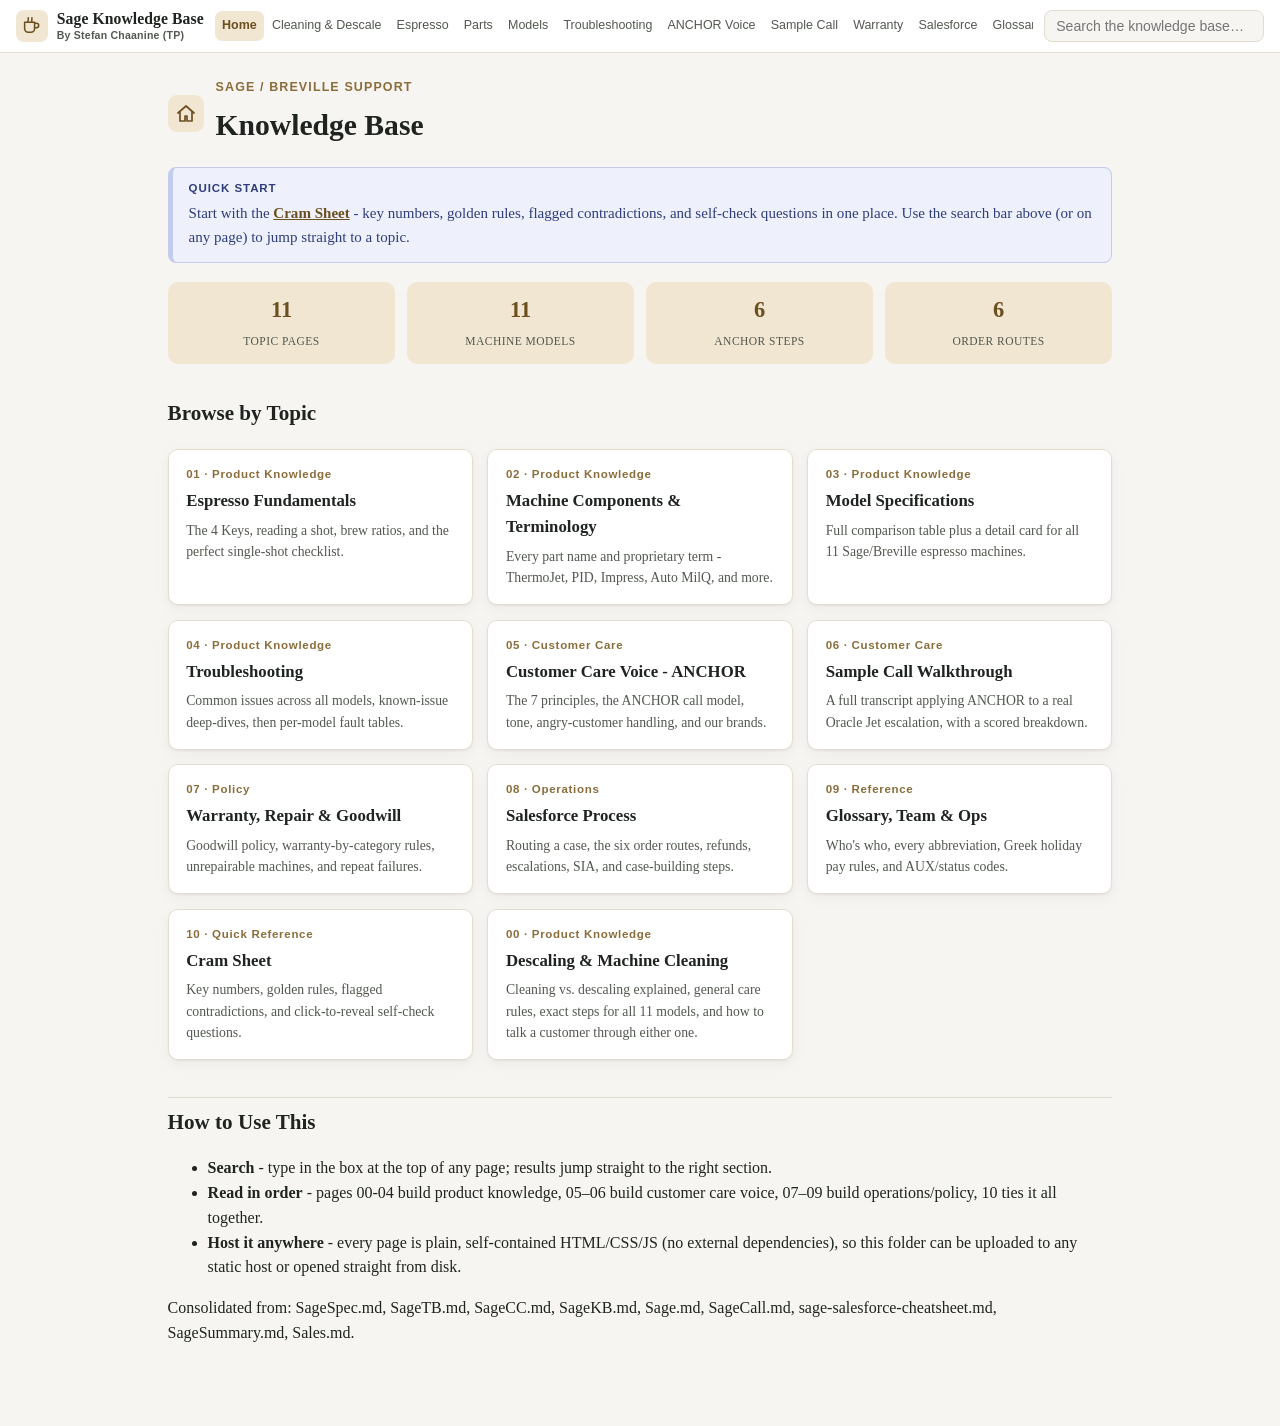
<file: index.html>
<!doctype html>
<html lang="en">
<head>
<meta charset="utf-8">
<meta name="viewport" content="width=device-width, initial-scale=1">
<title>Sage Knowledge Base - Product &amp; Customer Care Reference</title>
<link rel="stylesheet" href="style.css">
</head>
<body>
<header class="site-header">
  <div class="site-header-inner">
    <a class="brand" href="index.html">
      <span class="brand-icon"><svg viewBox="0 0 24 24" fill="none" stroke="currentColor" stroke-width="1.7" stroke-linecap="round" stroke-linejoin="round"><path d="M4 8h11v7a4 4 0 0 1-4 4H8a4 4 0 0 1-4-4V8Z"/><path d="M15 9h2a2.5 2.5 0 0 1 0 5h-2"/><path class="steam-line" d="M8 3c-.4.8.4 1.2 0 2S7.6 6.8 8 7.6"/><path class="steam-line" style="animation-delay:.5s" d="M12 3c-.4.8.4 1.2 0 2s-.4 1.8 0 2.6"/></svg></span>
      <span class="brand-text">
        <span class="brand-title">Sage Knowledge Base</span>
        <span class="brand-sub">By Stefan Chaanine (TP)</span>
      </span>
    </a>
    <nav class="site-nav">
      <a href="index.html">Home</a>
      <a href="00-descaling-cleaning.html">Cleaning &amp; Descale</a>
      <a href="01-espresso-fundamentals.html">Espresso</a>
      <a href="02-machine-components.html">Parts</a>
      <a href="03-model-specs.html">Models</a>
      <a href="04-troubleshooting.html">Troubleshooting</a>
      <a href="05-customer-care-voice.html">ANCHOR Voice</a>
      <a href="06-sample-call.html">Sample Call</a>
      <a href="07-warranty-goodwill.html">Warranty</a>
      <a href="08-salesforce-process.html">Salesforce</a>
      <a href="09-glossary-team-ops.html">Glossary/Ops</a>
      <a href="10-cram-sheet.html">Cram Sheet</a>
    </nav>
    <div class="search-wrap">
      <input id="kb-search" type="text" placeholder="Search the knowledge base…" autocomplete="off">
      <div id="kb-search-results" class="search-results"></div>
    </div>
  </div>
</header>

<main>
  <div class="h1-row">
    <span class="page-icon"><svg viewBox="0 0 24 24" fill="none" stroke="currentColor" stroke-width="1.7" stroke-linecap="round" stroke-linejoin="round"><path d="M4 11 12 4l8 7"/><path d="M6 10v9h5v-5h2v5h5v-9"/></svg></span>
    <h1><span class="kicker">Sage / Breville Support</span>Knowledge Base</h1>
  </div>
  <div class="callout policy">
    <span class="callout-label">Quick start</span>
    Start with the <a href="10-cram-sheet.html"><strong>Cram Sheet</strong></a> - key numbers, golden rules, flagged contradictions, and self-check questions in one place. Use the search bar above (or on any page) to jump straight to a topic.
  </div>

  <div class="stat-row">
    <div class="stat"><span class="num">11</span><span class="label">Topic Pages</span></div>
    <div class="stat"><span class="num">11</span><span class="label">Machine Models</span></div>
    <div class="stat"><span class="num">6</span><span class="label">ANCHOR Steps</span></div>
    <div class="stat"><span class="num">6</span><span class="label">Order Routes</span></div>
  </div>

  <h2 style="border-top:none">Browse by Topic</h2>
  <div class="card-grid">
    <a class="card" href="01-espresso-fundamentals.html">
      <div class="card-num">01 · Product Knowledge</div>
      <h3>Espresso Fundamentals</h3>
      <p>The 4 Keys, reading a shot, brew ratios, and the perfect single-shot checklist.</p>
    </a>
    <a class="card" href="02-machine-components.html">
      <div class="card-num">02 · Product Knowledge</div>
      <h3>Machine Components &amp; Terminology</h3>
      <p>Every part name and proprietary term - ThermoJet, PID, Impress, Auto MilQ, and more.</p>
    </a>
    <a class="card" href="03-model-specs.html">
      <div class="card-num">03 · Product Knowledge</div>
      <h3>Model Specifications</h3>
      <p>Full comparison table plus a detail card for all 11 Sage/Breville espresso machines.</p>
    </a>
    <a class="card" href="04-troubleshooting.html">
      <div class="card-num">04 · Product Knowledge</div>
      <h3>Troubleshooting</h3>
      <p>Common issues across all models, known-issue deep-dives, then per-model fault tables.</p>
    </a>
    <a class="card" href="05-customer-care-voice.html">
      <div class="card-num">05 · Customer Care</div>
      <h3>Customer Care Voice - ANCHOR</h3>
      <p>The 7 principles, the ANCHOR call model, tone, angry-customer handling, and our brands.</p>
    </a>
    <a class="card" href="06-sample-call.html">
      <div class="card-num">06 · Customer Care</div>
      <h3>Sample Call Walkthrough</h3>
      <p>A full transcript applying ANCHOR to a real Oracle Jet escalation, with a scored breakdown.</p>
    </a>
    <a class="card" href="07-warranty-goodwill.html">
      <div class="card-num">07 · Policy</div>
      <h3>Warranty, Repair &amp; Goodwill</h3>
      <p>Goodwill policy, warranty-by-category rules, unrepairable machines, and repeat failures.</p>
    </a>
    <a class="card" href="08-salesforce-process.html">
      <div class="card-num">08 · Operations</div>
      <h3>Salesforce Process</h3>
      <p>Routing a case, the six order routes, refunds, escalations, SIA, and case-building steps.</p>
    </a>
    <a class="card" href="09-glossary-team-ops.html">
      <div class="card-num">09 · Reference</div>
      <h3>Glossary, Team &amp; Ops</h3>
      <p>Who's who, every abbreviation, Greek holiday pay rules, and AUX/status codes.</p>
    </a>
    <a class="card" href="10-cram-sheet.html">
      <div class="card-num">10 · Quick Reference</div>
      <h3>Cram Sheet</h3>
      <p>Key numbers, golden rules, flagged contradictions, and click-to-reveal self-check questions.</p>
    </a>
    <a class="card" href="00-descaling-cleaning.html">
      <div class="card-num">00 · Product Knowledge</div>
      <h3>Descaling &amp; Machine Cleaning</h3>
      <p>Cleaning vs. descaling explained, general care rules, exact steps for all 11 models, and how to talk a customer through either one.</p>
    </a>
  </div>

  <h2>How to Use This</h2>
  <ul>
    <li><strong>Search</strong> - type in the box at the top of any page; results jump straight to the right section.</li>
    <li><strong>Read in order</strong> - pages 00-04 build product knowledge, 05–06 build customer care voice, 07–09 build operations/policy, 10 ties it all together.</li>
    <li><strong>Host it anywhere</strong> - every page is plain, self-contained HTML/CSS/JS (no external dependencies), so this folder can be uploaded to any static host or opened straight from disk.</li>
  </ul>

  <p class="src">Consolidated from: SageSpec.md, SageTB.md, SageCC.md, SageKB.md, Sage.md, SageCall.md, sage-salesforce-cheatsheet.md, SageSummary.md, Sales.md.</p>
</main>

<script src="search-index.js"></script>
<script src="app.js"></script>
</body>
</html>
</file>
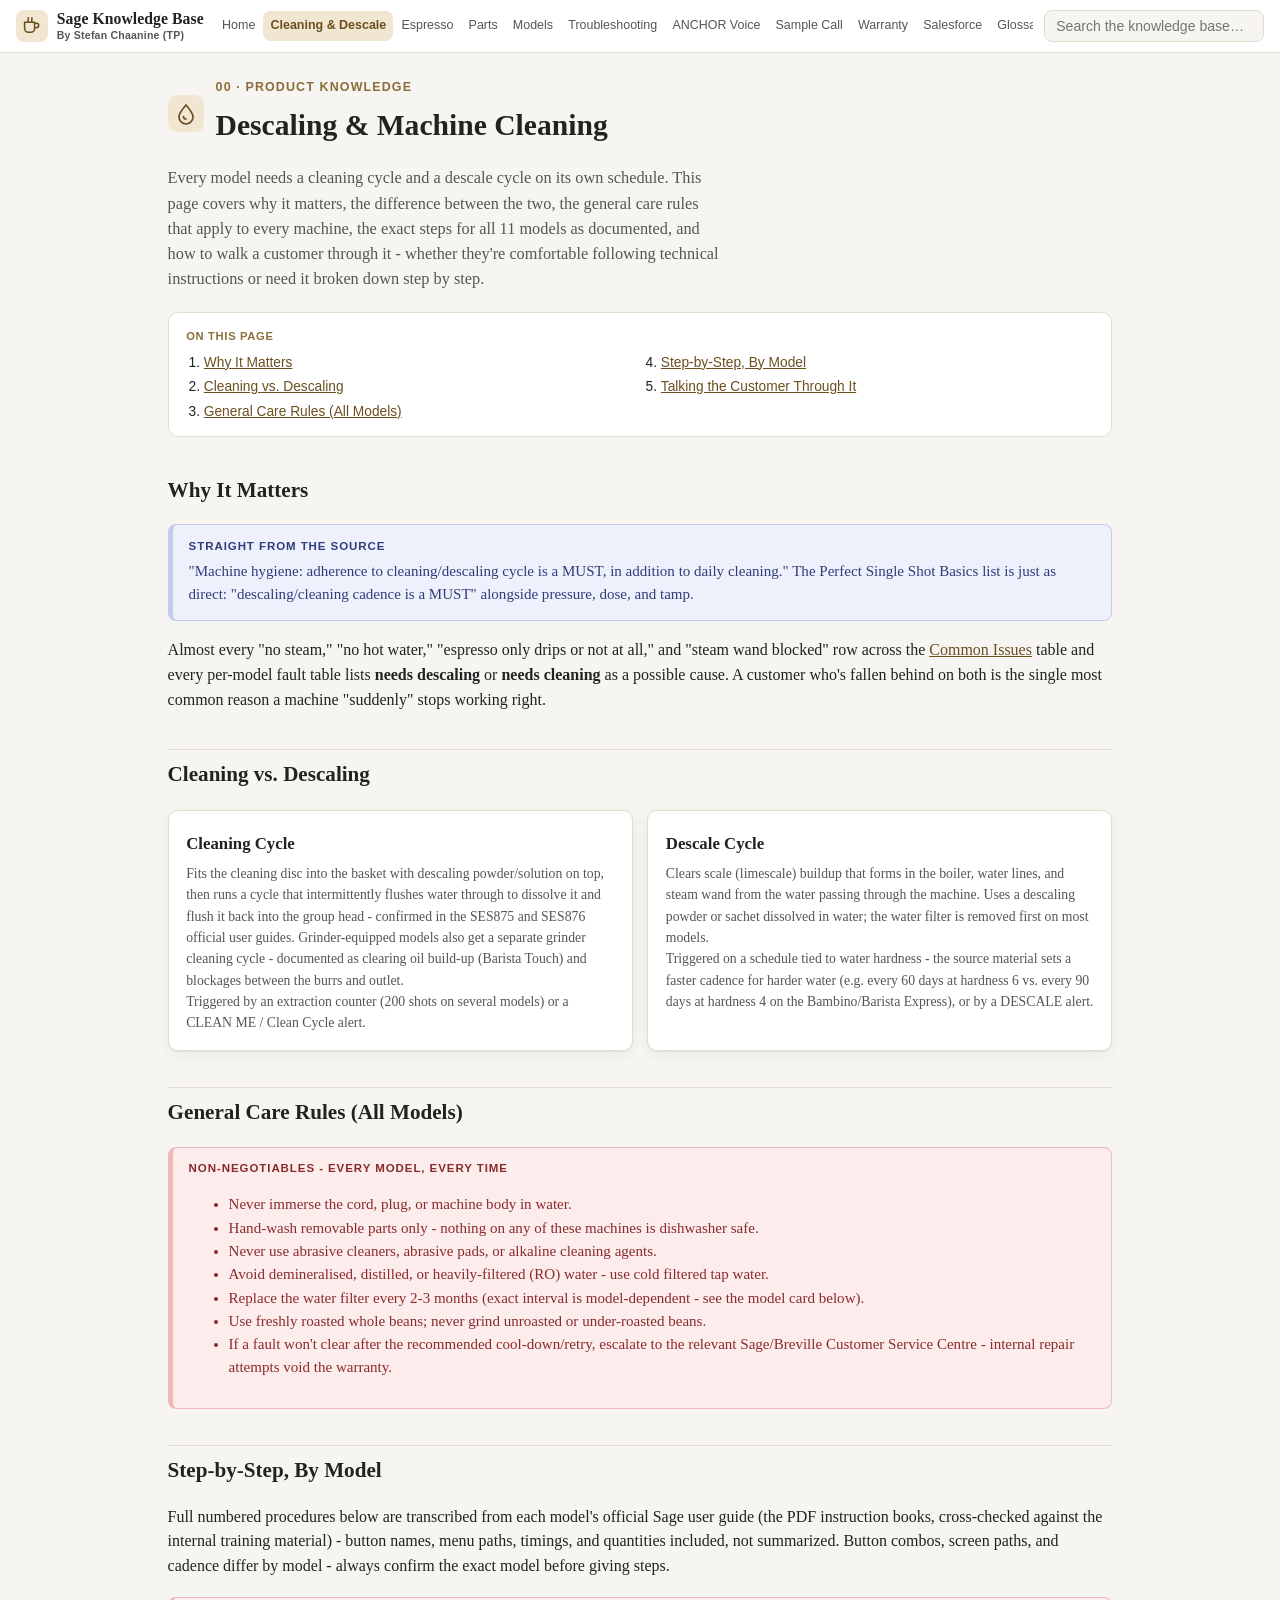
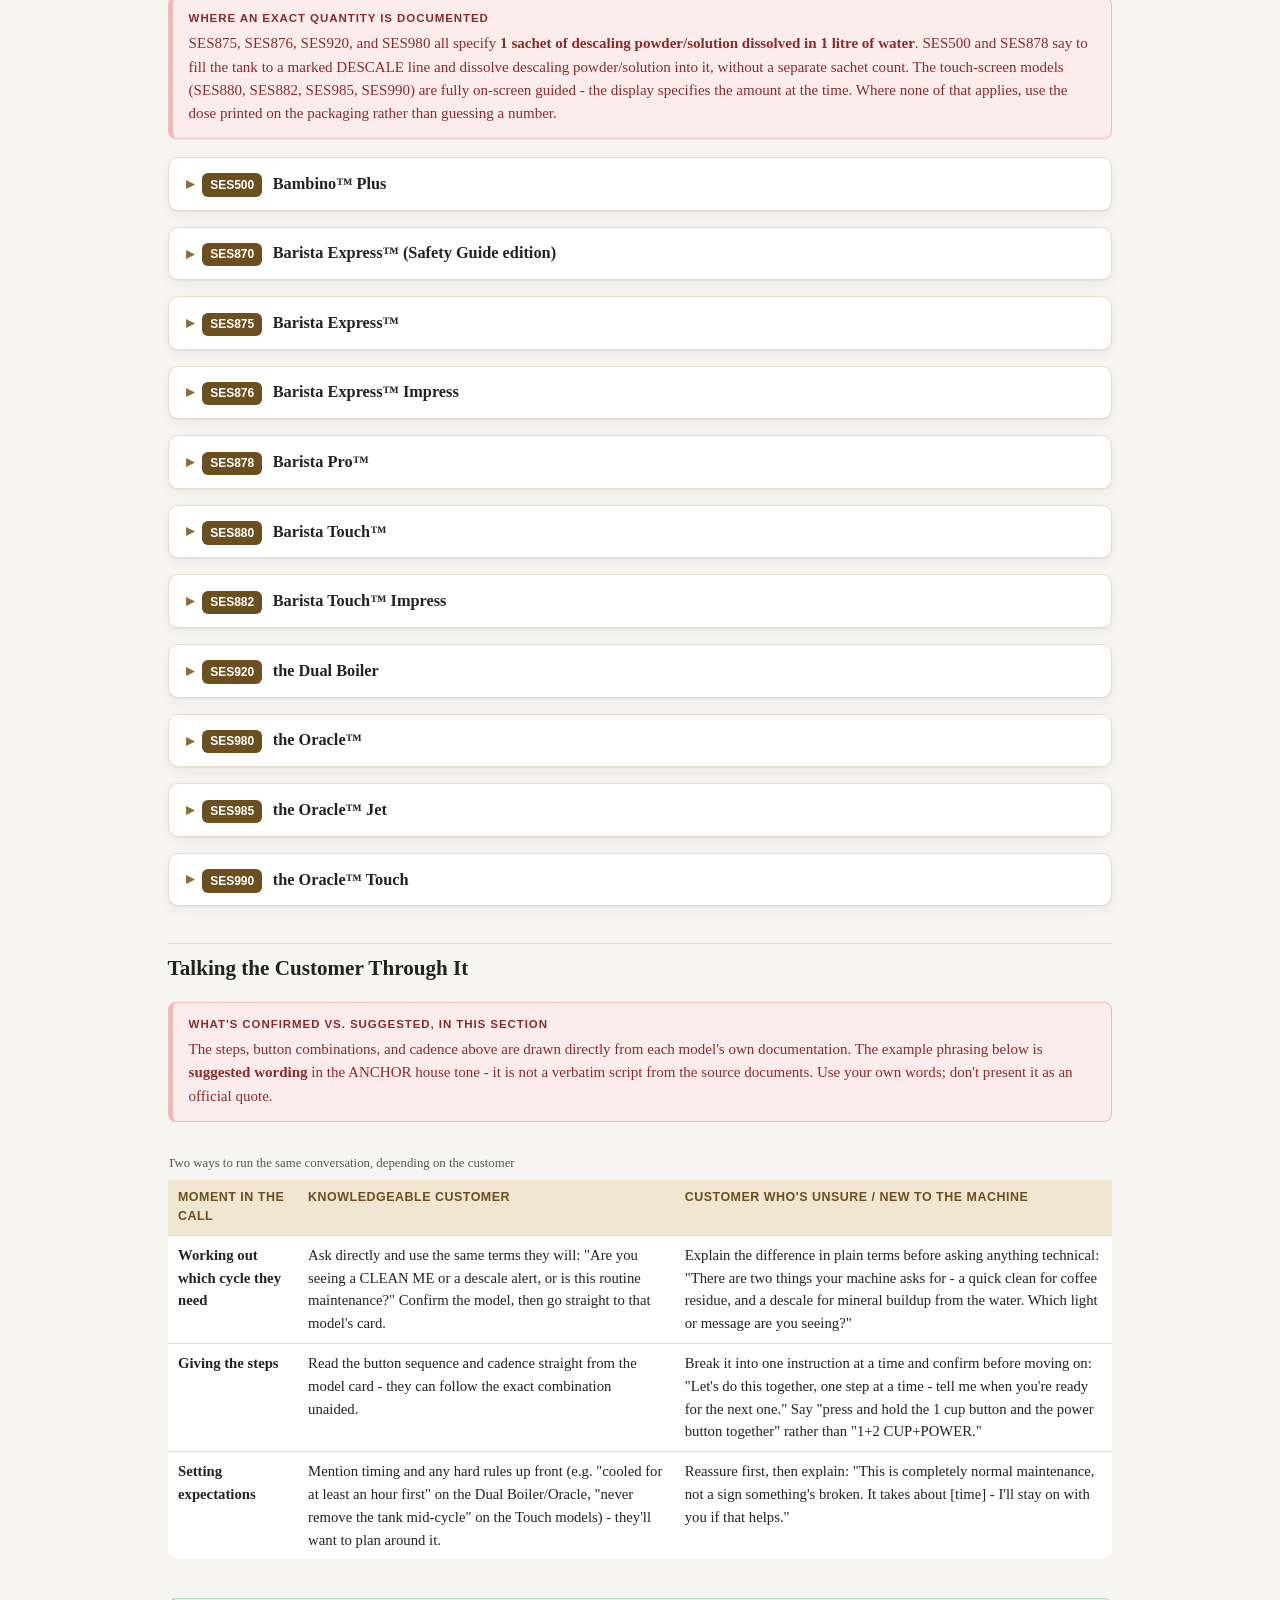
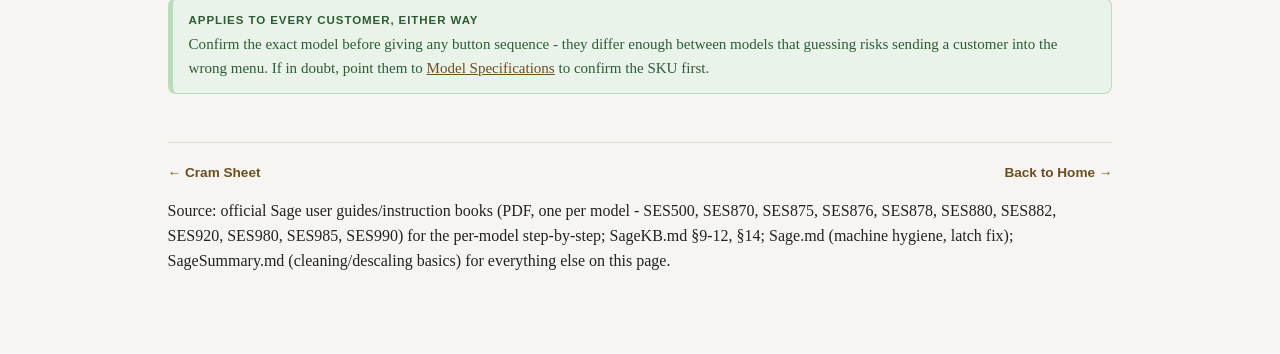
<file: 00-descaling-cleaning.html>
<!doctype html>
<html lang="en">
<head>
<meta charset="utf-8">
<meta name="viewport" content="width=device-width, initial-scale=1">
<title>Descaling &amp; Machine Cleaning - Sage Knowledge Base</title>
<link rel="stylesheet" href="style.css">
</head>
<body>
<header class="site-header">
  <div class="site-header-inner">
    <a class="brand" href="index.html">
      <span class="brand-icon"><svg viewBox="0 0 24 24" fill="none" stroke="currentColor" stroke-width="1.7" stroke-linecap="round" stroke-linejoin="round"><path d="M4 8h11v7a4 4 0 0 1-4 4H8a4 4 0 0 1-4-4V8Z"/><path d="M15 9h2a2.5 2.5 0 0 1 0 5h-2"/><path class="steam-line" d="M8 3c-.4.8.4 1.2 0 2S7.6 6.8 8 7.6"/><path class="steam-line" style="animation-delay:.5s" d="M12 3c-.4.8.4 1.2 0 2s-.4 1.8 0 2.6"/></svg></span>
      <span class="brand-text">
        <span class="brand-title">Sage Knowledge Base</span>
        <span class="brand-sub">By Stefan Chaanine (TP)</span>
      </span>
    </a>
    <nav class="site-nav">
      <a href="index.html">Home</a>
      <a href="00-descaling-cleaning.html">Cleaning &amp; Descale</a>
      <a href="01-espresso-fundamentals.html">Espresso</a>
      <a href="02-machine-components.html">Parts</a>
      <a href="03-model-specs.html">Models</a>
      <a href="04-troubleshooting.html">Troubleshooting</a>
      <a href="05-customer-care-voice.html">ANCHOR Voice</a>
      <a href="06-sample-call.html">Sample Call</a>
      <a href="07-warranty-goodwill.html">Warranty</a>
      <a href="08-salesforce-process.html">Salesforce</a>
      <a href="09-glossary-team-ops.html">Glossary/Ops</a>
      <a href="10-cram-sheet.html">Cram Sheet</a>
    </nav>
    <div class="search-wrap">
      <input id="kb-search" type="text" placeholder="Search the knowledge base…" autocomplete="off">
      <div id="kb-search-results" class="search-results"></div>
    </div>
  </div>
</header>

<main>
  <div class="h1-row">
    <span class="page-icon"><svg viewBox="0 0 24 24" fill="none" stroke="currentColor" stroke-width="1.7" stroke-linecap="round" stroke-linejoin="round"><path d="M12 3s7 8 7 12a7 7 0 0 1-14 0c0-4 7-12 7-12Z"/><path d="M9.5 14.5a2.5 2.5 0 0 0 2.5 2.5"/></svg></span>
    <h1><span class="kicker">00 · Product Knowledge</span>Descaling &amp; Machine Cleaning</h1>
  </div>
  <p class="page-intro">Every model needs a cleaning cycle and a descale cycle on its own schedule. This page covers why it matters, the difference between the two, the general care rules that apply to every machine, the exact steps for all 11 models as documented, and how to walk a customer through it - whether they're comfortable following technical instructions or need it broken down step by step.</p>

  <div class="toc">
    <div class="toc-label">On this page</div>
    <ol>
      <li><a href="#why-it-matters">Why It Matters</a></li>
      <li><a href="#cleaning-vs-descaling">Cleaning vs. Descaling</a></li>
      <li><a href="#general-care">General Care Rules (All Models)</a></li>
      <li><a href="#by-model">Step-by-Step, By Model</a></li>
      <li><a href="#talking-to-customer">Talking the Customer Through It</a></li>
    </ol>
  </div>

  <h2 id="why-it-matters">Why It Matters</h2>
  <div class="callout policy">
    <span class="callout-label">Straight from the source</span>
    "Machine hygiene: adherence to cleaning/descaling cycle is a MUST, in addition to daily cleaning." The Perfect Single Shot Basics list is just as direct: "descaling/cleaning cadence is a MUST" alongside pressure, dose, and tamp.
  </div>
  <p>Almost every "no steam," "no hot water," "espresso only drips or not at all," and "steam wand blocked" row across the <a href="04-troubleshooting.html#common-issues">Common Issues</a> table and every per-model fault table lists <strong>needs descaling</strong> or <strong>needs cleaning</strong> as a possible cause. A customer who's fallen behind on both is the single most common reason a machine "suddenly" stops working right.</p>

  <h2 id="cleaning-vs-descaling">Cleaning vs. Descaling</h2>
  <div class="card-grid">
    <div class="card">
      <h3>Cleaning Cycle</h3>
      <p>Fits the cleaning disc into the basket with descaling powder/solution on top, then runs a cycle that intermittently flushes water through to dissolve it and flush it back into the group head - confirmed in the SES875 and SES876 official user guides. Grinder-equipped models also get a separate grinder cleaning cycle - documented as clearing oil build-up (Barista Touch) and blockages between the burrs and outlet.</p>
      <p>Triggered by an extraction counter (200 shots on several models) or a CLEAN ME / Clean Cycle alert.</p>
    </div>
    <div class="card">
      <h3>Descale Cycle</h3>
      <p>Clears scale (limescale) buildup that forms in the boiler, water lines, and steam wand from the water passing through the machine. Uses a descaling powder or sachet dissolved in water; the water filter is removed first on most models.</p>
      <p>Triggered on a schedule tied to water hardness - the source material sets a faster cadence for harder water (e.g. every 60 days at hardness 6 vs. every 90 days at hardness 4 on the Bambino/Barista Express), or by a DESCALE alert.</p>
    </div>
  </div>

  <h2 id="general-care">General Care Rules (All Models)</h2>
  <div class="callout warn">
    <span class="callout-label">Non-negotiables - every model, every time</span>
    <ul>
      <li>Never immerse the cord, plug, or machine body in water.</li>
      <li>Hand-wash removable parts only - nothing on any of these machines is dishwasher safe.</li>
      <li>Never use abrasive cleaners, abrasive pads, or alkaline cleaning agents.</li>
      <li>Avoid demineralised, distilled, or heavily-filtered (RO) water - use cold filtered tap water.</li>
      <li>Replace the water filter every 2-3 months (exact interval is model-dependent - see the model card below).</li>
      <li>Use freshly roasted whole beans; never grind unroasted or under-roasted beans.</li>
      <li>If a fault won't clear after the recommended cool-down/retry, escalate to the relevant Sage/Breville Customer Service Centre - internal repair attempts void the warranty.</li>
    </ul>
  </div>

  <h2 id="by-model">Step-by-Step, By Model</h2>
  <p>Full numbered procedures below are transcribed from each model's official Sage user guide (the PDF instruction books, cross-checked against the internal training material) - button names, menu paths, timings, and quantities included, not summarized. Button combos, screen paths, and cadence differ by model - always confirm the exact model before giving steps.</p>
  <div class="callout warn">
    <span class="callout-label">Where an exact quantity is documented</span>
    SES875, SES876, SES920, and SES980 all specify <strong>1 sachet of descaling powder/solution dissolved in 1 litre of water</strong>. SES500 and SES878 say to fill the tank to a marked DESCALE line and dissolve descaling powder/solution into it, without a separate sachet count. The touch-screen models (SES880, SES882, SES985, SES990) are fully on-screen guided - the display specifies the amount at the time. Where none of that applies, use the dose printed on the packaging rather than guessing a number.
  </div>

  <details class="section" id="clean-ses500"><summary><span class="badge-model">SES500</span> Bambino™ Plus</summary><div class="body">
  <p><strong>Cleaning cycle</strong> - auto-detected at 200 extractions (1 CUP/2 CUP lights alternate-flash), or enter manually anytime by holding 2 CUP + STEAM for 5 seconds while the machine is off:</p>
  <ol class="steps">
    <li>Insert the cleaning disc into the filter basket in the portafilter.</li>
    <li>Place descaling powder/solution on top of the cleaning disc.</li>
    <li>Lock the portafilter into the group head.</li>
    <li>Empty the drip tray and replace it on the machine. Place a 2L container under the portafilter and steam wand, sitting on the drip tray.</li>
    <li>Fill the water tank to the MAX line and reattach to the machine.</li>
    <li>Press and hold 1 CUP + 2 CUP for 5 seconds to enter cleaning cycle mode.</li>
    <li>The 1 CUP and 2 CUP buttons stay lit - press either one to begin. The lights alternate-flash while the cycle runs.</li>
    <li>Once complete, the machine returns to ready mode.</li>
    <li>Remove and rinse the portafilter, cleaning disc, drip tray, and container.</li>
  </ol>
  <p><strong>Descale cycle</strong> - the machine indicates it needs descaling when 1 CUP + STEAM and the 2 CUP button flash alternately for 15 seconds (pressing any of these buttons cancels the alert). Cadence: every 90 days at water hardness 4, every 60 days at hardness 6:</p>
  <ol class="steps">
    <li>Empty the drip tray and reinsert it.</li>
    <li>Fill the water tank to the DESCALE line with hot tap water, then add and dissolve descaling powder/solution by stirring gently.</li>
    <li>Place a 2L container under the group head and steam wand.</li>
    <li>Turn the machine off (press 1 CUP + STEAM together) and let it cool completely.</li>
    <li>With the machine off, press and hold 1 CUP + STEAM for 5 seconds to enter descale mode.</li>
    <li>The 1 CUP and STEAM buttons illuminate when the machine is ready to start.</li>
    <li>Press 1 CUP or STEAM to begin - these buttons alternate-flash throughout the cycle.</li>
    <li>Once the descale solution is used up, the cycle pauses. Refill the tank to MAX and empty the waste water container, then replace both.</li>
    <li>Press 1 CUP or STEAM to resume.</li>
    <li>When descaling is complete, 1 CUP + STEAM alternate-flash, then the machine goes into standby mode.</li>
    <li>Remove and empty the waste water container. Rinse the drip tray and water tank and dry thoroughly before replacing them.</li>
  </ol>
  <div class="callout warn"><span class="callout-label">Warning</span> Do not immerse the power cord, plug, or appliance in water or any other liquid. The water tank should never be removed or completely emptied during descaling. Uses a 2L descale container.</div>
  <p><strong>Steam wand:</strong> wipe and purge after every use. <strong>Water filter:</strong> replace every 3 months.</p>
  </div></details>

  <details class="section" id="clean-ses870"><summary><span class="badge-model">SES870</span> Barista Express™ (Safety Guide edition)</summary><div class="body">
  <p>Same physical machine as SES875 below - use that card for the full cleaning/descale sequence. This document is a pictorial safety guide only (no printed step text for cleaning/descaling); it only confirms: the <strong>CLEAN ME</strong> light means the machine needs cleaning or descaling, and the water filter is replaced approximately every 90 days.</p>
  </div></details>

  <details class="section" id="clean-ses875"><summary><span class="badge-model">SES875</span> Barista Express™</summary><div class="body">
  <p><strong>Cleaning cycle</strong> - the CLEAN ME light illuminates when required; this is separate from descaling:</p>
  <ol class="steps">
    <li>Insert the 1 CUP filter basket into the portafilter, followed by the supplied cleaning disc, followed by descaling powder/solution on top.</li>
    <li>Lock the portafilter into the group head.</li>
    <li>Ensure the water tank is filled with cold water and the drip tray is empty.</li>
    <li>Press the POWER button to switch the machine off.</li>
    <li>Press 1 CUP + 2 CUP simultaneously, then also press POWER. Hold all 3 buttons together for about 3 seconds.</li>
    <li>The cleaning cycle runs for about 5 minutes. Water intermittently flushes into the portafilter to dissolve it and flush back into the group head (this only works if the cleaning disc has a hole in the middle - a disc without a hole should let hardly any water through).</li>
    <li>Remove the portafilter and confirm it has fully dissolved. If not, repeat from step 4 until it has.</li>
    <li>Once fully dissolved, remove the cleaning disc, reinsert the portafilter, and press 2 CUP to rinse the brew head. Place a container under the portafilter spout to catch splashes, and wipe any off the machine afterward.</li>
  </ol>
  <p><strong>Descale cycle</strong> - note: this model does <strong>not</strong> automatically prompt a reminder to descale (unlike the cleaning-cycle reminder). Recommended every 90 days at hardness 4, every 60 days at hardness 6:</p>
  <ol class="steps">
    <li>Fully dissolve 1 sachet of descaling powder/solution into 1 litre of cold tap water, then fill the water tank (start the process only after the powder/solution is fully dissolved).</li>
    <li>Press and hold 2 CUP, then press and hold POWER simultaneously, to enter descale mode. POWER flashes continuously while the unit heats up. It's ready when POWER, 1 CUP, the CLEAN ME indicator, and the HOT WATER/STEAM indicator are all solid.</li>
    <li>Press 1 CUP to start descaling the coffee component - about 25 seconds. The 1 CUP button flashes continuously, then stays solid once finished. Press 1 CUP again to stop early if needed.</li>
    <li>Turn the steam dial LEFT toward the STEAM icon to descale the steam component (about 13 seconds).</li>
    <li>Turn the steam dial RIGHT toward the HOT WATER icon to descale that component (about 8 seconds).</li>
    <li>Repeat steps 3-5 to fully empty the tank - about 0.5L of solution should remain in the tank after the first pass.</li>
    <li>Remove the water tank, rinse thoroughly, then refill with fresh cold water to the 2L max line and repeat steps 4-6 to rinse out any remaining solution.</li>
    <li>Press POWER to quit the descaling process - the LED lights switch off.</li>
  </ol>
  <div class="callout warn"><span class="callout-label">Warning</span> Do not immerse the power cord, plug, or appliance in water. The water tank should never be removed or completely emptied during descaling. Do not use bottled water - it may contain dissolved solids that leave deposits inside the machine. The machine exits descale mode automatically after 5 minutes of inactivity; resume from step 3.</div>
  <p><strong>Water filter:</strong> soak 5 minutes before fitting, then replace every 90 days or 40L (60L at hardness 2). <strong>Steam wand:</strong> wipe and purge after every use. <strong>Grinder:</strong> if blocked between the burrs or outlet, advanced cleaning needs a 10mm socket. <strong>Group head seal:</strong> if leaking, replace the silicone seal with an Allen key.</p>
  </div></details>

  <details class="section" id="clean-ses876"><summary><span class="badge-model">SES876</span> Barista Express™ Impress</summary><div class="body">
  <p><strong>Cleaning cycle</strong> - this is a back-flushing cycle, separate from descaling. The CLEAN/DESCALE light flashes when a clean is due:</p>
  <ol class="steps">
    <li>Insert the 1 CUP filter basket into the portafilter, followed by the supplied cleaning disc, followed by descaling powder/solution on top.</li>
    <li>Lock the portafilter into the group head and place a large container beneath the portafilter spouts.</li>
    <li>Ensure the water tank is filled with cold water and the drip tray is empty.</li>
    <li>Press the POWER button to switch the machine off.</li>
    <li>Press and hold 1 CUP, 2 CUP, and POWER together for 3 seconds.</li>
    <li>The cycle runs about 5 minutes - water intermittently flushes into the portafilter to dissolve it and flush back into the group head. No water should come through the portafilter itself.</li>
    <li>Remove the portafilter and confirm it's fully dissolved. If not, repeat from step 4 until it is.</li>
    <li>Once fully dissolved, remove the cleaning disc, reinsert the portafilter, and press 2 CUP to rinse the brew head. Place a container under the spout to catch splashes, and wipe any off the machine afterward.</li>
  </ol>
  <p><strong>Descale cycle</strong> - the CLEAN/DESCALE light shows solid when required:</p>
  <ol class="steps">
    <li>Fully dissolve 1 sachet of descaling powder/solution into 1 litre of water, then fill the water tank (start only after it's fully dissolved).</li>
    <li>Ensure the machine is off, then press and hold 2 CUP + POWER simultaneously for 5 seconds to enter descale mode.</li>
    <li>Press 2 CUP to start descaling the coffee component - about 25 seconds. The 2 CUP button flashes continuously, then stays solid once finished. Press 2 CUP again to stop early if needed.</li>
    <li>Turn the steam dial RIGHT toward the STEAM icon to descale the steam component (about 13 seconds).</li>
    <li>Turn the steam dial LEFT toward the HOT WATER icon to descale that component (about 8 seconds).</li>
    <li>Repeat steps 3-5 to complete the process - about 0.5L of solution should remain in the tank after the first pass.</li>
    <li>Remove the water tank, rinse thoroughly, refill with fresh cold water to the 2L max line, and repeat steps 4-6 to rinse out residue.</li>
    <li>Press POWER to quit the descaling process - the LED lights switch off.</li>
  </ol>
  <div class="callout warn"><span class="callout-label">Warning</span> Ensure the water filter is removed from the tank before adding descaling powder/solution. Do not use bottled water when descaling. The machine exits descale mode automatically after 5 minutes of inactivity; resume from step 2.</div>
  <p><strong>Water filter:</strong> replace every 3 months (soak 5 minutes, rinse 5 seconds). <strong>Grinder:</strong> conical burrs need brush cleaning; advanced disassembly if blocked. <strong>Tamp system:</strong> brush clean. <strong>Steam wand:</strong> wipe, purge, and unblock as needed. <strong>Group head seal:</strong> periodic silicone seal replacement.</p>
  </div></details>

  <details class="section" id="clean-ses878"><summary><span class="badge-model">SES878</span> Barista Pro™</summary><div class="body">
  <p><strong>Cleaning cycle (FLUSH)</strong> - the LCD shows a FLUSH alert when required; separate from descaling:</p>
  <ol class="steps">
    <li>Insert the cleaning disc into the filter basket in the portafilter.</li>
    <li>Place descaling powder/solution on top of the cleaning disc.</li>
    <li>Lock the portafilter into the group head.</li>
    <li>Empty the drip tray and replace it on the machine.</li>
    <li>Fill the water tank to the MAX line, then reattach.</li>
    <li>Press MENU to enter the main menu.</li>
    <li>Use the GRIND AMOUNT dial to navigate to FLUSH, then press to select. The 1 CUP button illuminates.</li>
    <li>Press 1 CUP to start - remaining time is shown on the LCD.</li>
    <li>Once complete, the machine beeps and returns to READY mode. If any residue remains on the cleaning disc, repeat the cycle.</li>
    <li>Empty and rinse the portafilter, cleaning disc, and drip tray.</li>
  </ol>
  <p><strong>Descale cycle</strong> - the LCD shows a DESCALE alert when required:</p>
  <ol class="steps">
    <li>Empty the drip tray and reattach. Remove the water tank and remove the filter from it.</li>
    <li>Fill the water tank to the DESCALE line indicated, then add descaling powder/solution to the water. Reattach the tank.</li>
    <li>Press MENU, use the GRIND AMOUNT dial to navigate to DESCALE, then press to select. The 1 CUP button illuminates.</li>
    <li>Press 1 CUP to start. The cycle runs in 3 stages - coffee, hot water, steam - beeping after each. Turn the STEAM DIAL to the HOT WATER/STEAM position when the LCD indicates.</li>
    <li>Once the descale cycle finishes, the machine needs a rinse cycle - the 1 CUP button illuminates again. As before, turn the STEAM DIAL when indicated.</li>
    <li>Empty and replace the drip tray. Empty any remaining descaling liquid from the tank, fill to MAX, and reattach.</li>
    <li>Press 1 CUP to start the rinse cycle - also 3 stages, shown on the LCD, beeping after each.</li>
    <li>Once the rinse cycle completes, the machine beeps and returns to READY mode.</li>
    <li>Remove and rinse the drip tray and water tank. Dry thoroughly before replacing.</li>
  </ol>
  <div class="callout warn"><span class="callout-label">Warning</span> Ensure the water filter is removed from the tank before adding descaling powder/solution.</div>
  <p><strong>Grinder:</strong> conical burrs - unlock, empty, run empty, then brush; advanced disassembly for a blockage (burrs are sharp, handle with care). <strong>Steam wand:</strong> wipe, purge, and unblock as needed. <strong>Group head:</strong> wipe the shower screen, and periodically purge with an empty basket.</p>
  </div></details>

  <details class="section" id="clean-ses880"><summary><span class="badge-model">SES880</span> Barista Touch™</summary><div class="body">
  <p><strong>Cleaning cycle:</strong> a message prompt appears when required. This is a back-flushing cycle, separate from descaling - follow the instructions on the touch screen.</p>
  <p><strong>Descale cycle:</strong> go to Settings and select Descale cycle, then follow the on-screen instructions. Recommended even with the water filter fitted if there's scale build-up visible in the tank.</p>
  <p><strong>Grinder cleaning cycle</strong> (removes oil build-up on the burrs) - a 7-step pictorial sequence:</p>
  <ol class="steps">
    <li>Unlock the hopper.</li>
    <li>Empty the hopper.</li>
    <li>Replace the hopper.</li>
    <li>Lock the hopper.</li>
    <li>Run the grinder until empty.</li>
    <li>Unlock and remove the hopper.</li>
    <li>Unlock the top burr, remove it, and clean both the top and lower burr with a brush; clean the chute with a brush.</li>
  </ol>
  <div class="callout warn"><span class="callout-label">Warning</span> The grinder burrs are extremely sharp - take care during this cleaning step. Never fully remove or empty the water tank mid-descale.</div>
  <p><strong>Steam wand:</strong> Go to Settings &rarr; Steam wand cleaning and follow the on-screen guide. <strong>Water filter:</strong> every 90 days / 40L (60L at hardness 2).</p>
  </div></details>

  <details class="section" id="clean-ses882"><summary><span class="badge-model">SES882</span> Barista Touch™ Impress</summary><div class="body">
  <p><strong>Cleaning cycle:</strong> a message prompt appears when required. This is a back-flushing cycle, separate from descaling - follow the instructions on the touch screen.</p>
  <p><strong>Descale cycle:</strong> go to Settings and select Descale cycle, then follow the on-screen instructions. Recommended even with the water filter fitted if there's scale build-up visible in the tank.</p>
  <p><strong>Grinder cleaning cycle</strong> - a 14-step pictorial sequence:</p>
  <ol class="steps">
    <li>Unlock the hopper, empty it, replace it, then lock it.</li>
    <li>Run the grinder until empty, then unlock and remove the hopper.</li>
    <li>Unlock the top burr and remove it. Clean the top burr with a brush, then the lower burr with a brush.</li>
    <li>Remove the tamp cover, clean the chute with a brush, then replace the tamp cover.</li>
  </ol>
  <div class="callout warn"><span class="callout-label">Beans</span> Never use unroasted or under-roasted beans - risk of burr damage and a safety issue on this model specifically. Never use bottled water when descaling, and never fully empty the tank mid-cycle.</div>
  <p><strong>Water filter:</strong> every 3 months (soak 5 minutes). <strong>Filter basket:</strong> if the holes become blocked, dissolve descaling powder/solution in hot water and soak the filter basket and portafilter for about 20 minutes, then rinse thoroughly. <strong>Steam wand:</strong> Settings-guided cleaning, or manual pin/soak. <strong>Group head seal:</strong> multi-step guided replacement in Settings.</p>
  </div></details>

  <details class="section" id="clean-ses920"><summary><span class="badge-model">SES920</span> the Dual Boiler</summary><div class="body">
  <p><strong>Cleaning cycle</strong> - the CLEAN ME! icon appears after roughly 200 shots:</p>
  <ol class="steps">
    <li>Press MENU until the CLEAN CYCLE icon flashes and PUSH is displayed.</li>
    <li>Insert the supplied cleaning disc, followed by descaling powder/solution, into the 1 CUP filter basket.</li>
    <li>Insert the portafilter and lock it into the group head.</li>
    <li>Ensure the water tank is filled with cold tap water and the drip tray is empty and inserted.</li>
    <li>Rinse the filter basket and portafilter thoroughly before use.</li>
    <li>Press the illuminated MANUAL button to start. The CLEAN CYCLE icon flashes and the machine counts down from 370 seconds.</li>
    <li>When finished, remove the portafilter and confirm it's fully dissolved. If not, repeat the steps above without adding more descaling powder/solution.</li>
  </ol>
  <p><strong>Descale cycle</strong> ("dESC") - allow about 1.5 hours total. If you've just used the machine, turn it off and let it cool for at least 1 hour before starting:</p>
  <p><em>1 - Prepare for descale:</em></p>
  <ol class="steps">
    <li>Empty the drip tray and insert it into position.</li>
    <li>With the machine off, press and hold 1 CUP, then press and hold POWER, together for 3 seconds. "rEST" appears on the LCD.</li>
    <li>Press UP or DOWN to set the mode until "dESC" appears, then press MENU to enter descale mode.</li>
  </ol>
  <p><em>2 - Empty boilers:</em></p>
  <ol class="steps">
    <li>Remove the grey silicone cover on the lower front panel marked DESCALE ACCESS. Place a cloth over the drip tray to stop steam escaping.</li>
    <li>Use a flat-head screwdriver to rotate the right screw counter-clockwise until the valve is fully open (steam may release). Once the water is completely empty, close the valve by rotating clockwise until seated - do not overtighten.</li>
    <li>Repeat the process on the left screw.</li>
    <li>Empty the drip tray (use caution - it may be hot).</li>
    <li>Empty the water tank and remove the water filter.</li>
    <li>Dissolve 1 sachet of descaling powder/solution into 1 litre of warm water and pour it into the water tank.</li>
  </ol>
  <p><em>3 - Begin descale:</em> press MANUAL to proceed. The machine fills the boilers with the descale solution and heats to temperature - water may flow through the group head. Wait for the countdown to reach 0 to let the solution dissolve scale buildup (or press 1 CUP to skip ahead):</p>
  <ol class="steps">
    <li>Place a cloth over the drip tray to stop steam escaping.</li>
    <li>Empty the boilers again (repeat steps 2 and 4 from "Empty boilers" above).</li>
    <li>Empty the drip tray and reinsert it.</li>
    <li>Empty the water tank, rinse it, and refill with clean water to the MAX line, then lock it back into position.</li>
  </ol>
  <p><em>4 - Flush boilers:</em> press MANUAL to proceed - a 20-minute countdown fills the boilers with fresh water and heats to temperature (or press 1 CUP to skip ahead):</p>
  <ol class="steps">
    <li>Place a cloth over the drip tray to stop steam escaping.</li>
    <li>Empty the boilers (repeat steps 2 and 4 from "Empty boilers" above).</li>
    <li>Empty the drip tray and reinsert it.</li>
    <li>Empty the water tank, rinse it, and refill with clean water to the MAX line, then lock it back into position.</li>
  </ol>
  <p><em>5 - Repeat step 4 (Flush boilers)</em> once more, to clear any residual descale solution from the boilers, then press POWER to exit descale mode - the process is complete.</p>
  <div class="callout warn"><span class="callout-label">Water</span> Never use demineralised or distilled water in this machine.</div>
  <p><strong>Water filter:</strong> every 2 months. <strong>Steam wand:</strong> wipe and purge every use.</p>
  </div></details>

  <details class="section" id="clean-ses980"><summary><span class="badge-model">SES980</span> the Oracle™</summary><div class="body">
  <p><strong>Cleaning cycle</strong> - the CLEAN ME light illuminates when required, roughly every 200 extractions; separate from descaling:</p>
  <ol class="steps">
    <li>Insert the supplied grey silicone cleaning disc, followed by descaling powder/solution, into the filter basket.</li>
    <li>Lock the portafilter into the group head.</li>
    <li>Ensure the water tank is filled with cold water and the drip tray is empty.</li>
    <li>Press MENU and rotate the SELECT dial until CLEAN CYCLE and PUSH are displayed.</li>
    <li>Press the SELECT dial to start. The LCD shows a countdown timer in seconds.</li>
    <li>When finished, remove the portafilter and confirm it's fully dissolved. If not, repeat these steps without adding more descaling powder/solution.</li>
    <li>Rinse the filter basket and portafilter thoroughly before use, then extract an espresso to season the machine and purge any remaining cleaner from the system.</li>
  </ol>
  <p><strong>Grinder cleaning</strong> (a 15-step pictorial procedure):</p>
  <ol class="steps">
    <li>Unlock the hopper, remove the beans, then replace and lock the hopper.</li>
    <li>Run the grinder until empty, then unlock and remove the hopper.</li>
    <li>Remove the upper burr and clean it with the burr brush; clean the lower burr with the burr brush.</li>
    <li>Remove the tamping fan with the tamp removal magnet, then clean the grind outlet with the grind outlet brush.</li>
    <li>Replace the tamping fan by hand, push the upper burr firmly into position, and lock it.</li>
    <li>Insert and lock the hopper.</li>
  </ol>
  <p><strong>Descale cycle</strong> ("dESC") - allow about 1.5 hours total. If you've just used the machine, turn it off and let it cool for at least 1 hour before starting:</p>
  <p><em>Prepare for descale:</em></p>
  <ol class="steps">
    <li>Empty the drip tray and insert it into position.</li>
    <li>With the machine off, press and hold 1 CUP, then press and hold POWER, together for 3 seconds. "rSEt" appears on the LCD.</li>
    <li>Rotate the SELECT dial until "dESC" appears, then press the dial to confirm.</li>
  </ol>
  <p><em>Empty boilers:</em></p>
  <ol class="steps">
    <li>Remove the grey silicone cover on the lower front panel marked DESCALE ACCESS. Place a cloth over the drip tray to stop steam escaping.</li>
    <li>Use a flat-head screwdriver to rotate the right valve counter-clockwise slowly until fully open (steam may release). Once the water is completely empty, close by rotating clockwise until seated - do not overtighten.</li>
    <li>Repeat on the left valve.</li>
    <li>Empty the drip tray (use caution - it may be hot).</li>
    <li>Empty the water tank and remove the water filter.</li>
    <li>Dissolve 1 sachet of descaling powder/solution into 1 litre of warm water and pour it into the water tank.</li>
  </ol>
  <p><em>Begin descale:</em></p>
  <ol class="steps">
    <li>Press 1 CUP - the LCD shows a 20-minute countdown while the boilers fill with descale solution and heat to temperature (water may flow through the group head). Let it reach 0 to fully dissolve scale, or press 1 CUP again to skip ahead.</li>
    <li>Place a cloth over the drip tray to stop steam escaping.</li>
    <li>Repeat the "empty boilers" steps above.</li>
    <li>Empty the drip tray and reinsert it.</li>
    <li>Empty the water tank, rinse it, refill with clean water to the MAX line, and lock it back into position.</li>
  </ol>
  <p><em>Flush boilers:</em> press 1 CUP - a 20-minute countdown fills the boilers with fresh water (or press 1 CUP again to skip ahead), then repeat the empty/rinse/refill sequence above. Repeat this flush once more to clear residual solution, then press POWER to exit descale mode.</p>
  <p><strong>Water filter:</strong> discard the old one, wash the holder, insert a new filter, fill with cold water. <strong>Steam wand:</strong> wipe and purge; if blocked, soak with descaling powder/solution (1 packet in 240ml hot water, 20 minutes).</p>
  </div></details>

  <details class="section" id="clean-ses985"><summary><span class="badge-model">SES985</span> the Oracle™ Jet</summary><div class="body">
  <p><strong>Cleaning cycle</strong> ("Clean group head" in Settings &rarr; Maintenance) - a message prompt appears when required, or start it manually via Clean Cycle in Settings. This is a back-flushing cycle that cleans the shower screen, separate from descaling, and requires an Espresso cleaning powder. Follow the on-screen instructions.</p>
  <p><strong>Descale cycle</strong> (Settings &rarr; Maintenance &rarr; Descale) - "Will require descaling powder or solution," per the machine's own on-screen description. Recommended even with the water filter fitted, if there's scale build-up visible in the tank. Fully on-screen guided.</p>
  <p><strong>Clear water backflush</strong> - recommended after each session, before turning the machine off: empty the drip tray, insert the cleaning disc into the filter basket, insert the portafilter into the group head, touch the brew icon and let pressure build for 20 seconds, then tap to stop and release pressure.</p>
  <div class="callout warn"><span class="callout-label">Beans</span> Never use unroasted or under-roasted beans on this model - burr damage risk. Tamper height is not user-adjustable - contact Sage Customer Service if it needs attention.</div>
  <p><strong>Water filter:</strong> every 3 months. At water hardness 4-5, switch water source instead of relying on the filter alone. <strong>Filter basket:</strong> if the holes become blocked, dissolve descaling powder/solution in hot water and soak the filter basket and portafilter for about 20 minutes, then rinse thoroughly. <strong>Steam wand:</strong> clean after every use (wipe with a damp cloth); if blocked, Settings &rarr; Steam wand cleaning walks through a soak using steam wand cleaning powder (1 packet + 240ml hot water, 20 minutes, then purge and rinse); make sure the tip is refastened tightly afterward.</p>
  <div class="callout policy">
    <span class="callout-label">Known issue - stuck latch</span>
    The latch can get stuck due to scale buildup. Fix: mix descaler with a little water into a paste, apply to the edge of the latch, and leave a few minutes. <strong>Do not force the latch open</strong> - risk of damage. If it's still stuck after the descaler treatment, proceed with a repair. See also <a href="04-troubleshooting.html#oracle-jet-tamper-fan">the Oracle Jet tamper fan policy</a> for the other known Oracle-family issue.
  </div>
  </div></details>

  <details class="section" id="clean-ses990"><summary><span class="badge-model">SES990</span> the Oracle™ Touch</summary><div class="body">
  <p><strong>Cleaning cycle:</strong> a message prompt appears after roughly 200 shots, or start it manually via Settings &rarr; Clean Cycle. This cleans the shower screen and back-flushes the group head - follow the on-screen instructions.</p>
  <p><strong>Descale cycle:</strong> triggered from the pop-up message, or via Settings &rarr; Descale Cycle - follow the on-screen instructions. Allow about 1.5 hours; if you've just used the machine, turn it off and let it cool for at least 1 hour first.</p>
  <div class="callout warn"><span class="callout-label">Warning</span> Do NOT attempt to descale outside the guided Settings menu procedure - damage to the machine could occur.</div>
  <p><strong>Grinder cleaning</strong> (a 15-step pictorial procedure, same as the Oracle above): unlock the hopper, remove the beans, replace and lock the hopper, run the grinder until empty, unlock and remove the hopper, remove and clean the upper burr with the burr brush, clean the lower burr with the burr brush, remove the tamping fan with the tamp removal magnet, clean the grind outlet with the grind outlet brush, replace the tamping fan by hand, push the upper burr firmly into position and lock it, then insert and lock the hopper.</p>
  <p><strong>Water filter:</strong> every 3 months; at hardness 4-5, switch water source. <strong>Steam wand:</strong> wipe/purge every use; if blocked, soak with descaling powder/solution (1 packet in 240ml hot water, 20 minutes), then refasten the tip tightly.</p>
  <div class="callout warn"><span class="callout-label">Transport / storage</span> Drain both boilers fully before transporting or storing the machine, as an anti-freeze precaution (same procedure as the Descale section's boiler-draining steps).</div>
  </div></details>

  <h2 id="talking-to-customer">Talking the Customer Through It</h2>
  <div class="callout warn">
    <span class="callout-label">What's confirmed vs. suggested, in this section</span>
    The steps, button combinations, and cadence above are drawn directly from each model's own documentation. The example phrasing below is <strong>suggested wording</strong> in the ANCHOR house tone - it is not a verbatim script from the source documents. Use your own words; don't present it as an official quote.
  </div>

  <div class="table-wrap">
  <table>
    <caption>Two ways to run the same conversation, depending on the customer</caption>
    <thead><tr><th>Moment in the call</th><th>Knowledgeable customer</th><th>Customer who's unsure / new to the machine</th></tr></thead>
    <tbody>
      <tr>
        <td><strong>Working out which cycle they need</strong></td>
        <td>Ask directly and use the same terms they will: "Are you seeing a CLEAN ME or a descale alert, or is this routine maintenance?" Confirm the model, then go straight to that model's card.</td>
        <td>Explain the difference in plain terms before asking anything technical: "There are two things your machine asks for - a quick clean for coffee residue, and a descale for mineral buildup from the water. Which light or message are you seeing?"</td>
      </tr>
      <tr>
        <td><strong>Giving the steps</strong></td>
        <td>Read the button sequence and cadence straight from the model card - they can follow the exact combination unaided.</td>
        <td>Break it into one instruction at a time and confirm before moving on: "Let's do this together, one step at a time - tell me when you're ready for the next one." Say "press and hold the 1 cup button and the power button together" rather than "1+2 CUP+POWER."</td>
      </tr>
      <tr>
        <td><strong>Setting expectations</strong></td>
        <td>Mention timing and any hard rules up front (e.g. "cooled for at least an hour first" on the Dual Boiler/Oracle, "never remove the tank mid-cycle" on the Touch models) - they'll want to plan around it.</td>
        <td>Reassure first, then explain: "This is completely normal maintenance, not a sign something's broken. It takes about [time] - I'll stay on with you if that helps."</td>
      </tr>
    </tbody>
  </table>
  </div>

  <div class="callout tip">
    <span class="callout-label">Applies to every customer, either way</span>
    Confirm the exact model before giving any button sequence - they differ enough between models that guessing risks sending a customer into the wrong menu. If in doubt, point them to <a href="03-model-specs.html">Model Specifications</a> to confirm the SKU first.
  </div>

  <div class="pagefoot">
    <a href="10-cram-sheet.html">← Cram Sheet</a>
    <a href="index.html">Back to Home →</a>
  </div>
  <p class="src">Source: official Sage user guides/instruction books (PDF, one per model - SES500, SES870, SES875, SES876, SES878, SES880, SES882, SES920, SES980, SES985, SES990) for the per-model step-by-step; SageKB.md §9-12, §14; Sage.md (machine hygiene, latch fix); SageSummary.md (cleaning/descaling basics) for everything else on this page.</p>
</main>

<script src="search-index.js"></script>
<script src="app.js"></script>
</body>
</html>
</file>
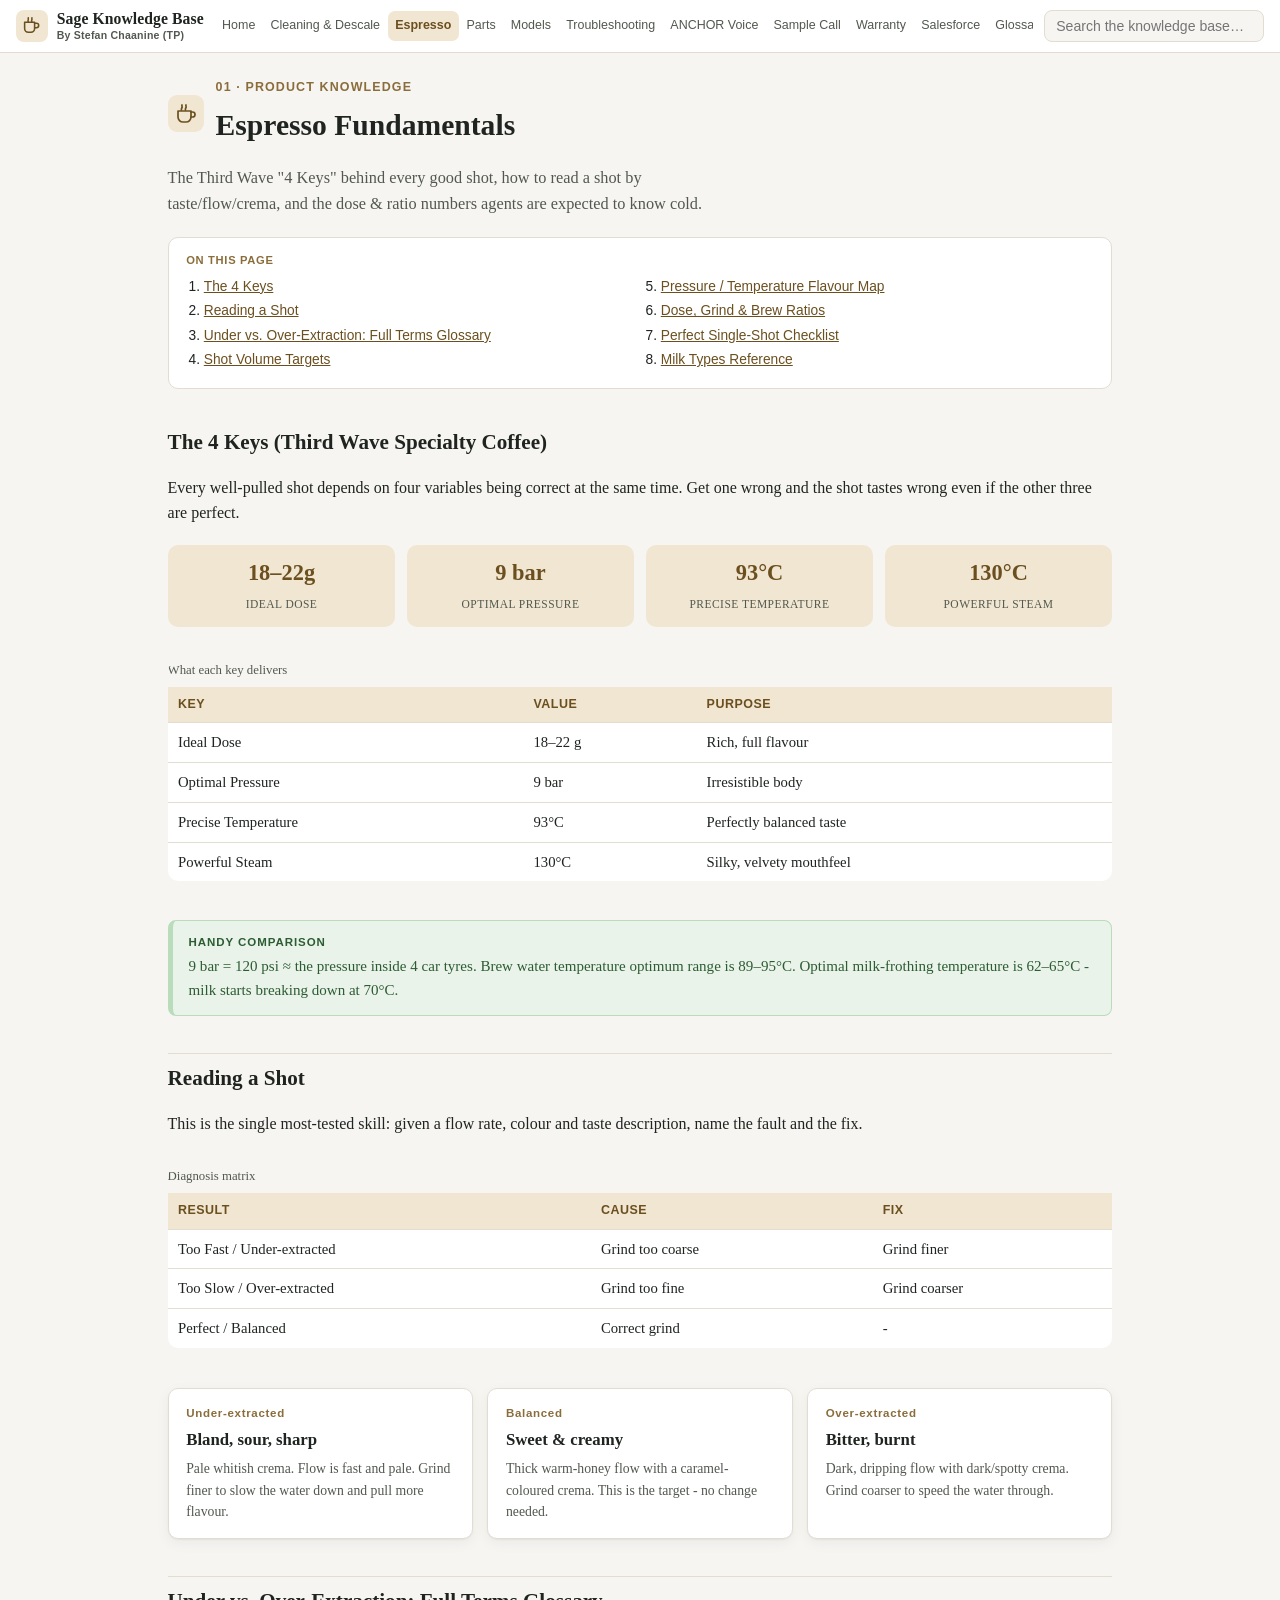
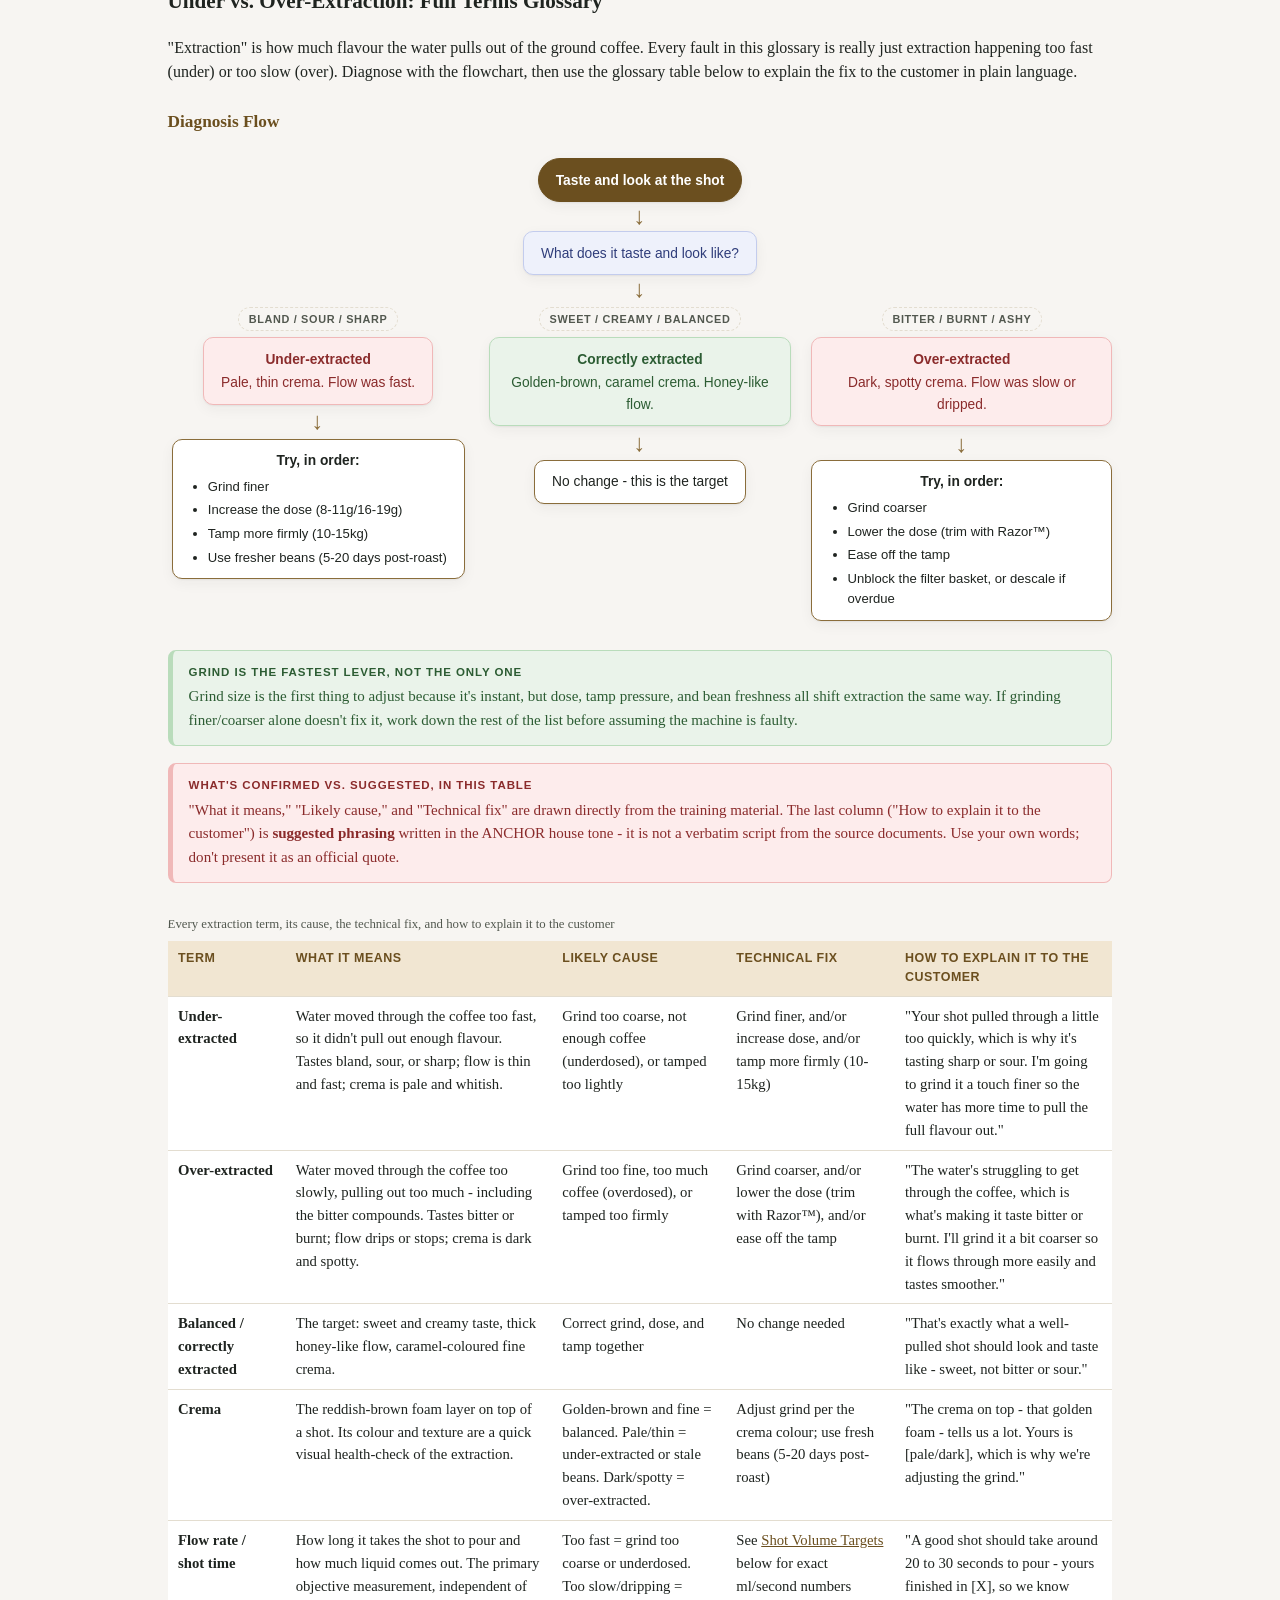
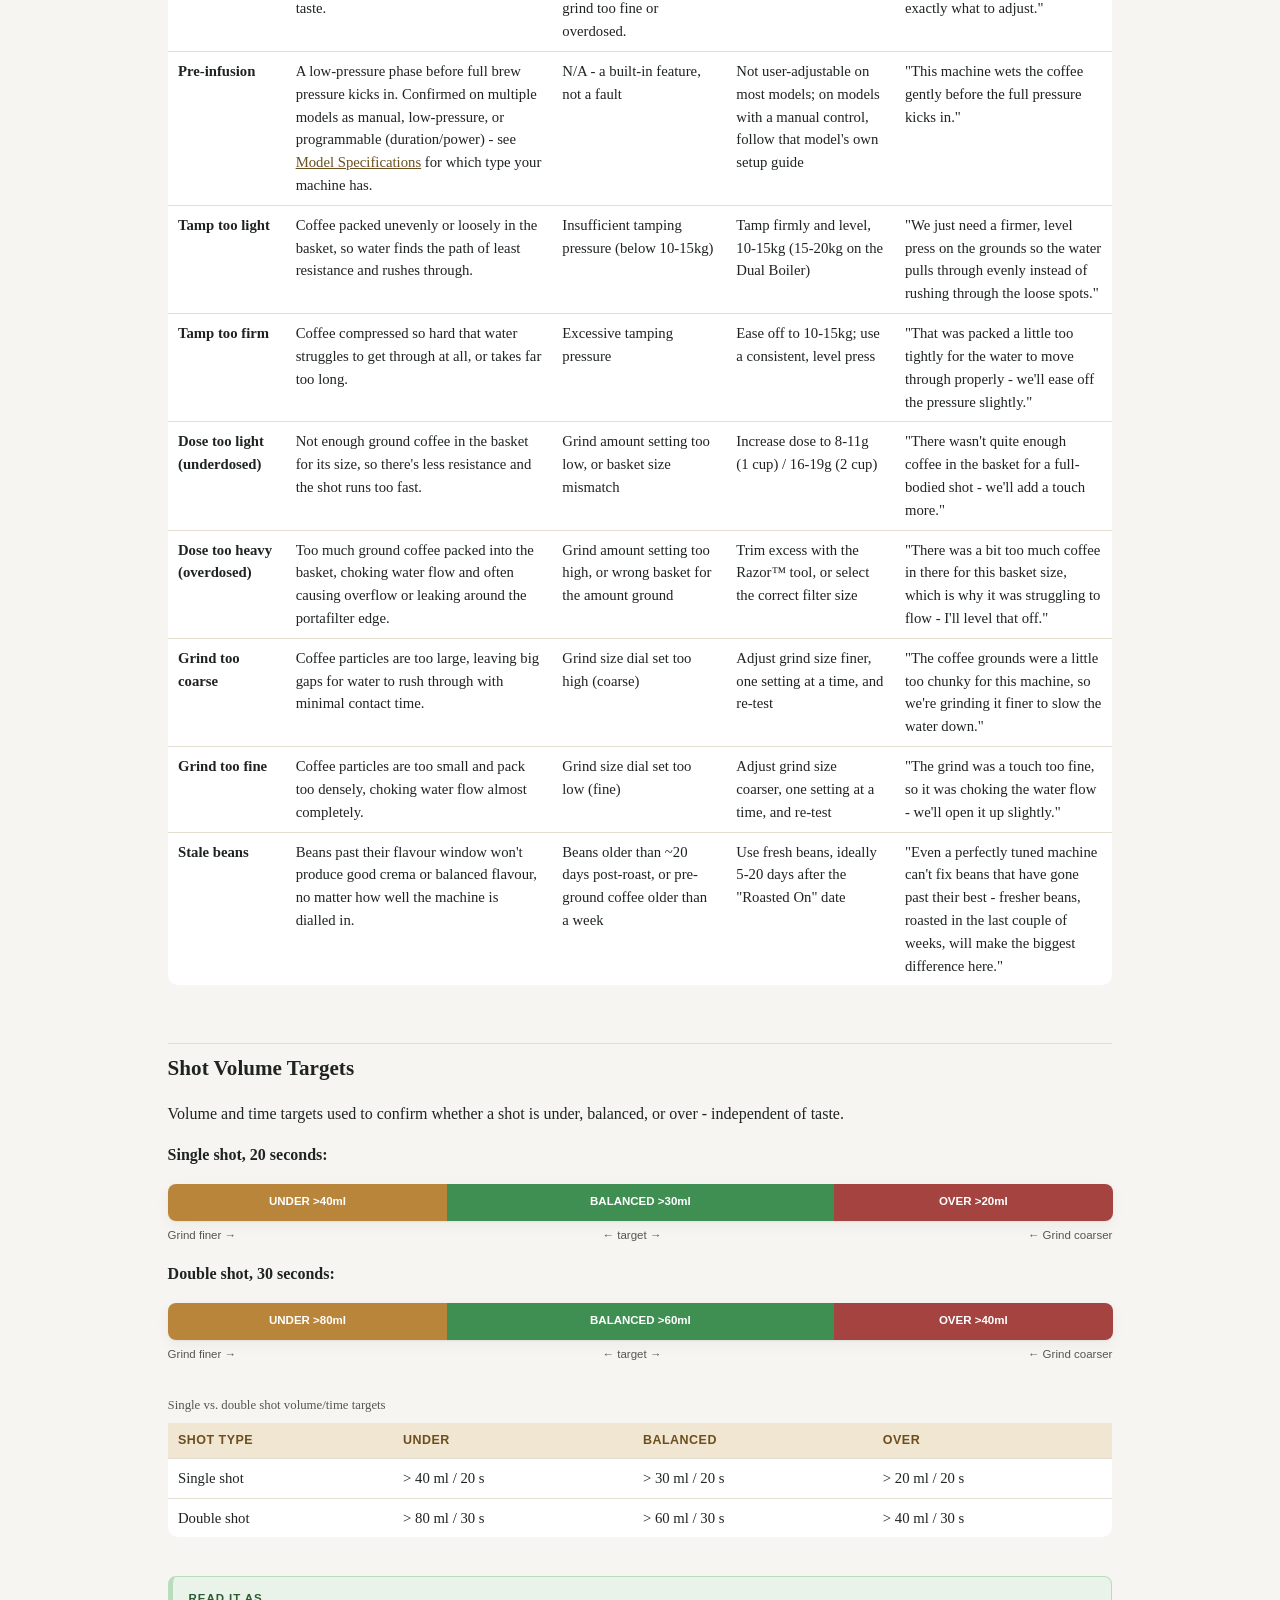
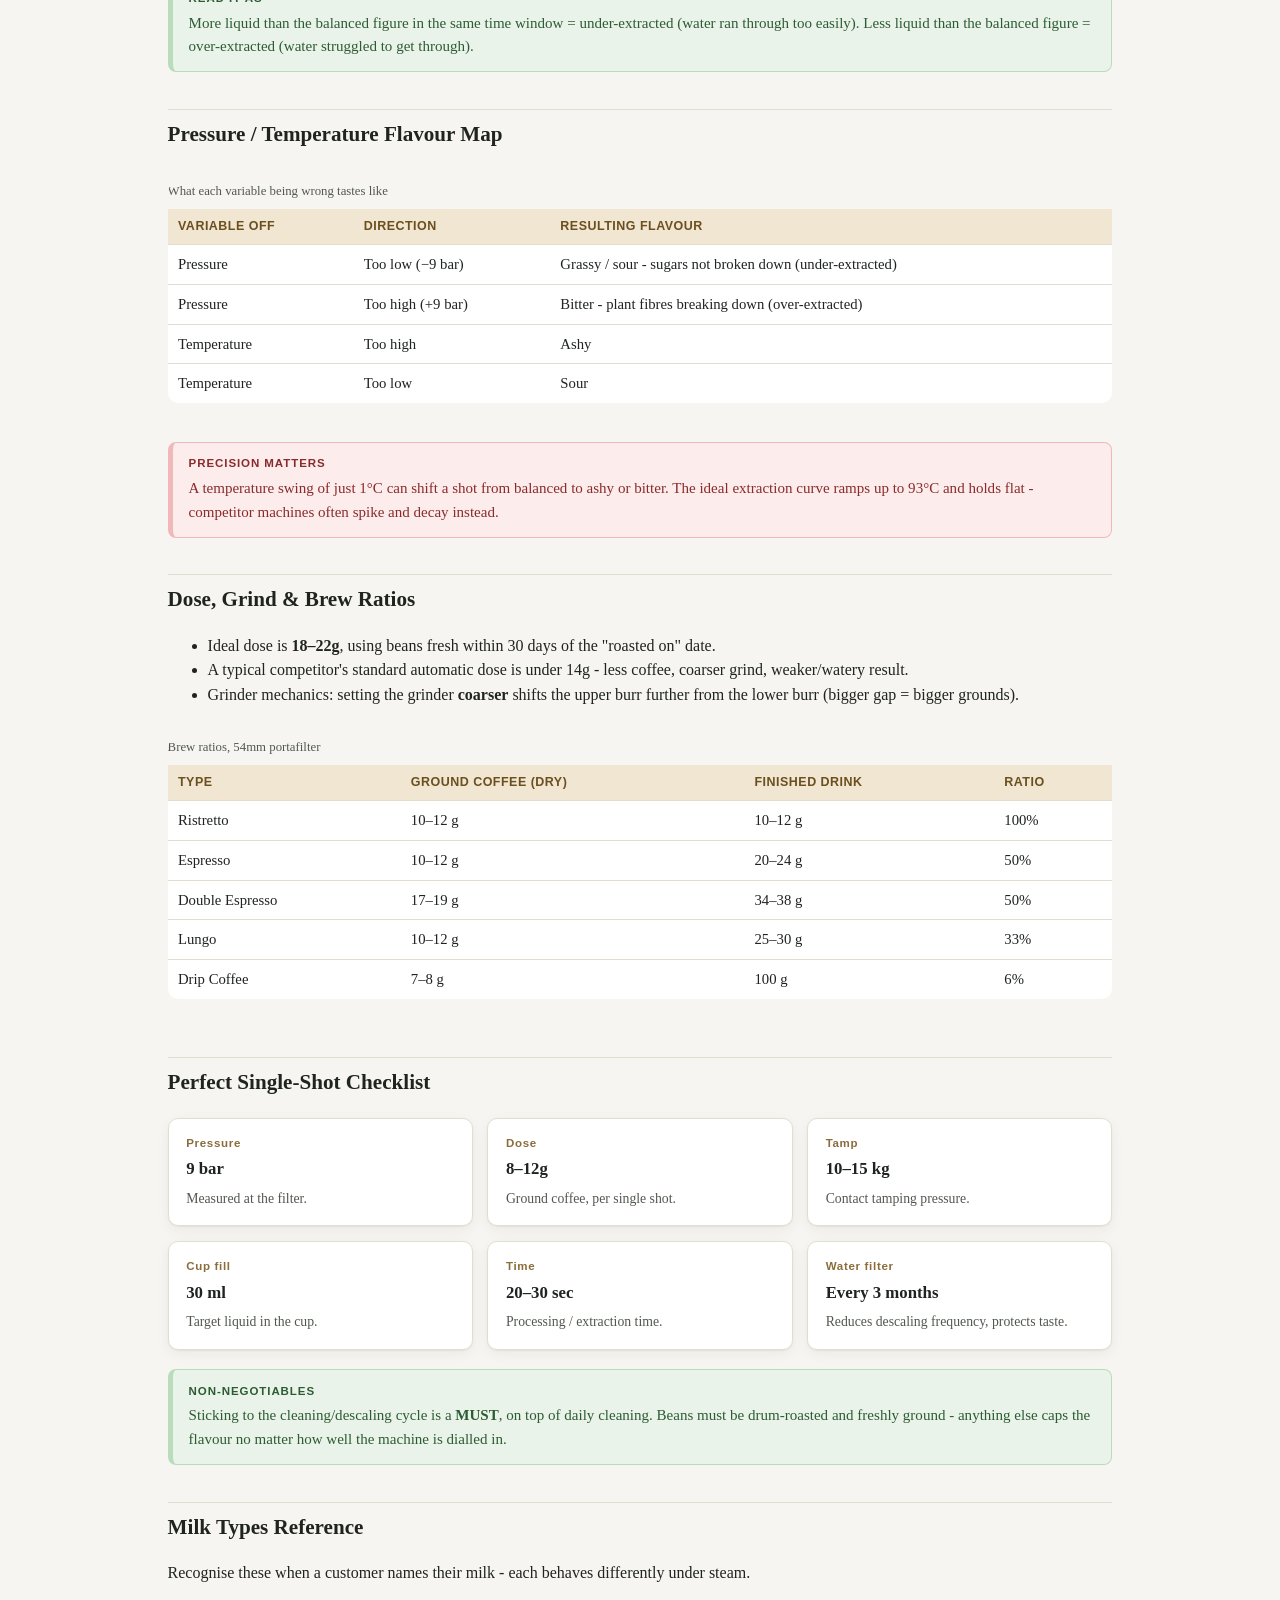
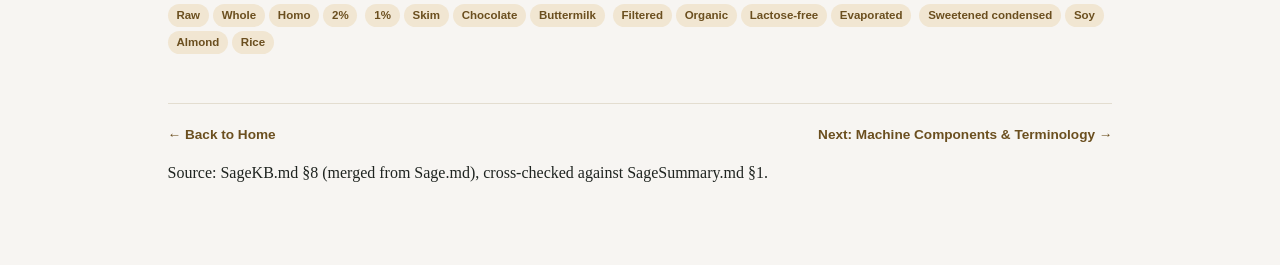
<file: 01-espresso-fundamentals.html>
<!doctype html>
<html lang="en">
<head>
<meta charset="utf-8">
<meta name="viewport" content="width=device-width, initial-scale=1">
<title>Espresso Fundamentals - Sage Knowledge Base</title>
<link rel="stylesheet" href="style.css">
</head>
<body>
<header class="site-header">
  <div class="site-header-inner">
    <a class="brand" href="index.html">
      <span class="brand-icon"><svg viewBox="0 0 24 24" fill="none" stroke="currentColor" stroke-width="1.7" stroke-linecap="round" stroke-linejoin="round"><path d="M4 8h11v7a4 4 0 0 1-4 4H8a4 4 0 0 1-4-4V8Z"/><path d="M15 9h2a2.5 2.5 0 0 1 0 5h-2"/><path class="steam-line" d="M8 3c-.4.8.4 1.2 0 2S7.6 6.8 8 7.6"/><path class="steam-line" style="animation-delay:.5s" d="M12 3c-.4.8.4 1.2 0 2s-.4 1.8 0 2.6"/></svg></span>
      <span class="brand-text">
        <span class="brand-title">Sage Knowledge Base</span>
        <span class="brand-sub">By Stefan Chaanine (TP)</span>
      </span>
    </a>
    <nav class="site-nav">
      <a href="index.html">Home</a>
      <a href="00-descaling-cleaning.html">Cleaning &amp; Descale</a>
      <a href="01-espresso-fundamentals.html">Espresso</a>
      <a href="02-machine-components.html">Parts</a>
      <a href="03-model-specs.html">Models</a>
      <a href="04-troubleshooting.html">Troubleshooting</a>
      <a href="05-customer-care-voice.html">ANCHOR Voice</a>
      <a href="06-sample-call.html">Sample Call</a>
      <a href="07-warranty-goodwill.html">Warranty</a>
      <a href="08-salesforce-process.html">Salesforce</a>
      <a href="09-glossary-team-ops.html">Glossary/Ops</a>
      <a href="10-cram-sheet.html">Cram Sheet</a>
    </nav>
    <div class="search-wrap">
      <input id="kb-search" type="text" placeholder="Search the knowledge base…" autocomplete="off">
      <div id="kb-search-results" class="search-results"></div>
    </div>
  </div>
</header>

<main>
  <div class="h1-row">
    <span class="page-icon"><svg viewBox="0 0 24 24" fill="none" stroke="currentColor" stroke-width="1.7" stroke-linecap="round" stroke-linejoin="round"><path d="M4 9h13v6a5 5 0 0 1-5 5H9a5 5 0 0 1-5-5V9Z"/><path d="M17 10h1.5a2.5 2.5 0 0 1 0 5H17"/><path d="M8 3c-.5 1 .5 1.5 0 2.5S7 7 7.5 8"/><path d="M12 3c-.5 1 .5 1.5 0 2.5S11 7 11.5 8"/></svg></span>
    <h1><span class="kicker">01 · Product Knowledge</span>Espresso Fundamentals</h1>
  </div>
  <p class="page-intro">The Third Wave "4 Keys" behind every good shot, how to read a shot by taste/flow/crema, and the dose &amp; ratio numbers agents are expected to know cold.</p>

  <div class="toc">
    <div class="toc-label">On this page</div>
    <ol>
      <li><a href="#four-keys">The 4 Keys</a></li>
      <li><a href="#reading-a-shot">Reading a Shot</a></li>
      <li><a href="#extraction-glossary">Under vs. Over-Extraction: Full Terms Glossary</a></li>
      <li><a href="#shot-volume-targets">Shot Volume Targets</a></li>
      <li><a href="#flavour-map">Pressure / Temperature Flavour Map</a></li>
      <li><a href="#dose-grind">Dose, Grind &amp; Brew Ratios</a></li>
      <li><a href="#perfect-shot">Perfect Single-Shot Checklist</a></li>
      <li><a href="#milk-types">Milk Types Reference</a></li>
    </ol>
  </div>

  <h2 id="four-keys">The 4 Keys (Third Wave Specialty Coffee)</h2>
  <p>Every well-pulled shot depends on four variables being correct at the same time. Get one wrong and the shot tastes wrong even if the other three are perfect.</p>

  <div class="stat-row">
    <div class="stat"><span class="num">18–22g</span><span class="label">Ideal Dose</span></div>
    <div class="stat"><span class="num">9 bar</span><span class="label">Optimal Pressure</span></div>
    <div class="stat"><span class="num">93°C</span><span class="label">Precise Temperature</span></div>
    <div class="stat"><span class="num">130°C</span><span class="label">Powerful Steam</span></div>
  </div>

  <div class="table-wrap">
  <table>
    <caption>What each key delivers</caption>
    <thead><tr><th>Key</th><th>Value</th><th>Purpose</th></tr></thead>
    <tbody>
      <tr><td>Ideal Dose</td><td>18–22 g</td><td>Rich, full flavour</td></tr>
      <tr><td>Optimal Pressure</td><td>9 bar</td><td>Irresistible body</td></tr>
      <tr><td>Precise Temperature</td><td>93°C</td><td>Perfectly balanced taste</td></tr>
      <tr><td>Powerful Steam</td><td>130°C</td><td>Silky, velvety mouthfeel</td></tr>
    </tbody>
  </table>
  </div>

  <div class="callout tip">
    <span class="callout-label">Handy comparison</span>
    9 bar = 120 psi ≈ the pressure inside 4 car tyres. Brew water temperature optimum range is 89–95°C. Optimal milk-frothing temperature is 62–65°C - milk starts breaking down at 70°C.
  </div>

  <h2 id="reading-a-shot">Reading a Shot</h2>
  <p>This is the single most-tested skill: given a flow rate, colour and taste description, name the fault and the fix.</p>

  <div class="table-wrap">
  <table>
    <caption>Diagnosis matrix</caption>
    <thead><tr><th>Result</th><th>Cause</th><th>Fix</th></tr></thead>
    <tbody>
      <tr><td>Too Fast / Under-extracted</td><td>Grind too coarse</td><td>Grind finer</td></tr>
      <tr><td>Too Slow / Over-extracted</td><td>Grind too fine</td><td>Grind coarser</td></tr>
      <tr><td>Perfect / Balanced</td><td>Correct grind</td><td>-</td></tr>
    </tbody>
  </table>
  </div>

  <div class="card-grid">
    <div class="card">
      <div class="card-num">Under-extracted</div>
      <h3>Bland, sour, sharp</h3>
      <p>Pale whitish crema. Flow is fast and pale. Grind finer to slow the water down and pull more flavour.</p>
    </div>
    <div class="card">
      <div class="card-num">Balanced</div>
      <h3>Sweet &amp; creamy</h3>
      <p>Thick warm-honey flow with a caramel-coloured crema. This is the target - no change needed.</p>
    </div>
    <div class="card">
      <div class="card-num">Over-extracted</div>
      <h3>Bitter, burnt</h3>
      <p>Dark, dripping flow with dark/spotty crema. Grind coarser to speed the water through.</p>
    </div>
  </div>

  <h2 id="extraction-glossary">Under vs. Over-Extraction: Full Terms Glossary</h2>
  <p>"Extraction" is how much flavour the water pulls out of the ground coffee. Every fault in this glossary is really just extraction happening too fast (under) or too slow (over). Diagnose with the flowchart, then use the glossary table below to explain the fix to the customer in plain language.</p>

  <h3 id="extraction-flowchart">Diagnosis Flow</h3>
  <div class="flowchart">
    <div class="fc-box start-end">Taste and look at the shot</div>
    <div class="fc-arrow-down">&darr;</div>
    <div class="fc-box decision">What does it taste and look like?</div>
    <div class="fc-arrow-down">&darr;</div>
    <div class="fc-branch">
      <div class="fc-branch-col">
        <span class="fc-branch-label">Bland / Sour / Sharp</span>
        <div class="fc-box outcome-bad"><strong>Under-extracted</strong>Pale, thin crema. Flow was fast.</div>
        <div class="fc-arrow-down">&darr;</div>
        <div class="fc-box fc-fix">
          <strong>Try, in order:</strong>
          <ul class="fc-fix-list">
            <li>Grind finer</li>
            <li>Increase the dose (8-11g/16-19g)</li>
            <li>Tamp more firmly (10-15kg)</li>
            <li>Use fresher beans (5-20 days post-roast)</li>
          </ul>
        </div>
      </div>
      <div class="fc-branch-col">
        <span class="fc-branch-label">Sweet / Creamy / Balanced</span>
        <div class="fc-box outcome-good"><strong>Correctly extracted</strong>Golden-brown, caramel crema. Honey-like flow.</div>
        <div class="fc-arrow-down">&darr;</div>
        <div class="fc-box">No change - this is the target</div>
      </div>
      <div class="fc-branch-col">
        <span class="fc-branch-label">Bitter / Burnt / Ashy</span>
        <div class="fc-box outcome-bad"><strong>Over-extracted</strong>Dark, spotty crema. Flow was slow or dripped.</div>
        <div class="fc-arrow-down">&darr;</div>
        <div class="fc-box fc-fix">
          <strong>Try, in order:</strong>
          <ul class="fc-fix-list">
            <li>Grind coarser</li>
            <li>Lower the dose (trim with Razor™)</li>
            <li>Ease off the tamp</li>
            <li>Unblock the filter basket, or descale if overdue</li>
          </ul>
        </div>
      </div>
    </div>
  </div>
  <div class="callout tip">
    <span class="callout-label">Grind is the fastest lever, not the only one</span>
    Grind size is the first thing to adjust because it's instant, but dose, tamp pressure, and bean freshness all shift extraction the same way. If grinding finer/coarser alone doesn't fix it, work down the rest of the list before assuming the machine is faulty.
  </div>

  <div class="callout warn">
    <span class="callout-label">What's confirmed vs. suggested, in this table</span>
    "What it means," "Likely cause," and "Technical fix" are drawn directly from the training material. The last column ("How to explain it to the customer") is <strong>suggested phrasing</strong> written in the ANCHOR house tone - it is not a verbatim script from the source documents. Use your own words; don't present it as an official quote.
  </div>

  <div class="table-wrap">
  <table>
    <caption>Every extraction term, its cause, the technical fix, and how to explain it to the customer</caption>
    <thead><tr><th>Term</th><th>What it means</th><th>Likely cause</th><th>Technical fix</th><th>How to explain it to the customer</th></tr></thead>
    <tbody>
      <tr>
        <td><strong>Under-extracted</strong></td>
        <td>Water moved through the coffee too fast, so it didn't pull out enough flavour. Tastes bland, sour, or sharp; flow is thin and fast; crema is pale and whitish.</td>
        <td>Grind too coarse, not enough coffee (underdosed), or tamped too lightly</td>
        <td>Grind finer, and/or increase dose, and/or tamp more firmly (10-15kg)</td>
        <td>"Your shot pulled through a little too quickly, which is why it's tasting sharp or sour. I'm going to grind it a touch finer so the water has more time to pull the full flavour out."</td>
      </tr>
      <tr>
        <td><strong>Over-extracted</strong></td>
        <td>Water moved through the coffee too slowly, pulling out too much - including the bitter compounds. Tastes bitter or burnt; flow drips or stops; crema is dark and spotty.</td>
        <td>Grind too fine, too much coffee (overdosed), or tamped too firmly</td>
        <td>Grind coarser, and/or lower the dose (trim with Razor™), and/or ease off the tamp</td>
        <td>"The water's struggling to get through the coffee, which is what's making it taste bitter or burnt. I'll grind it a bit coarser so it flows through more easily and tastes smoother."</td>
      </tr>
      <tr>
        <td><strong>Balanced / correctly extracted</strong></td>
        <td>The target: sweet and creamy taste, thick honey-like flow, caramel-coloured fine crema.</td>
        <td>Correct grind, dose, and tamp together</td>
        <td>No change needed</td>
        <td>"That's exactly what a well-pulled shot should look and taste like - sweet, not bitter or sour."</td>
      </tr>
      <tr>
        <td><strong>Crema</strong></td>
        <td>The reddish-brown foam layer on top of a shot. Its colour and texture are a quick visual health-check of the extraction.</td>
        <td>Golden-brown and fine = balanced. Pale/thin = under-extracted or stale beans. Dark/spotty = over-extracted.</td>
        <td>Adjust grind per the crema colour; use fresh beans (5-20 days post-roast)</td>
        <td>"The crema on top - that golden foam - tells us a lot. Yours is [pale/dark], which is why we're adjusting the grind."</td>
      </tr>
      <tr>
        <td><strong>Flow rate / shot time</strong></td>
        <td>How long it takes the shot to pour and how much liquid comes out. The primary objective measurement, independent of taste.</td>
        <td>Too fast = grind too coarse or underdosed. Too slow/dripping = grind too fine or overdosed.</td>
        <td>See <a href="#shot-volume-targets">Shot Volume Targets</a> below for exact ml/second numbers</td>
        <td>"A good shot should take around 20 to 30 seconds to pour - yours finished in [X], so we know exactly what to adjust."</td>
      </tr>
      <tr>
        <td><strong>Pre-infusion</strong></td>
        <td>A low-pressure phase before full brew pressure kicks in. Confirmed on multiple models as manual, low-pressure, or programmable (duration/power) - see <a href="03-model-specs.html">Model Specifications</a> for which type your machine has.</td>
        <td>N/A - a built-in feature, not a fault</td>
        <td>Not user-adjustable on most models; on models with a manual control, follow that model's own setup guide</td>
        <td>"This machine wets the coffee gently before the full pressure kicks in."</td>
      </tr>
      <tr>
        <td><strong>Tamp too light</strong></td>
        <td>Coffee packed unevenly or loosely in the basket, so water finds the path of least resistance and rushes through.</td>
        <td>Insufficient tamping pressure (below 10-15kg)</td>
        <td>Tamp firmly and level, 10-15kg (15-20kg on the Dual Boiler)</td>
        <td>"We just need a firmer, level press on the grounds so the water pulls through evenly instead of rushing through the loose spots."</td>
      </tr>
      <tr>
        <td><strong>Tamp too firm</strong></td>
        <td>Coffee compressed so hard that water struggles to get through at all, or takes far too long.</td>
        <td>Excessive tamping pressure</td>
        <td>Ease off to 10-15kg; use a consistent, level press</td>
        <td>"That was packed a little too tightly for the water to move through properly - we'll ease off the pressure slightly."</td>
      </tr>
      <tr>
        <td><strong>Dose too light (underdosed)</strong></td>
        <td>Not enough ground coffee in the basket for its size, so there's less resistance and the shot runs too fast.</td>
        <td>Grind amount setting too low, or basket size mismatch</td>
        <td>Increase dose to 8-11g (1 cup) / 16-19g (2 cup)</td>
        <td>"There wasn't quite enough coffee in the basket for a full-bodied shot - we'll add a touch more."</td>
      </tr>
      <tr>
        <td><strong>Dose too heavy (overdosed)</strong></td>
        <td>Too much ground coffee packed into the basket, choking water flow and often causing overflow or leaking around the portafilter edge.</td>
        <td>Grind amount setting too high, or wrong basket for the amount ground</td>
        <td>Trim excess with the Razor™ tool, or select the correct filter size</td>
        <td>"There was a bit too much coffee in there for this basket size, which is why it was struggling to flow - I'll level that off."</td>
      </tr>
      <tr>
        <td><strong>Grind too coarse</strong></td>
        <td>Coffee particles are too large, leaving big gaps for water to rush through with minimal contact time.</td>
        <td>Grind size dial set too high (coarse)</td>
        <td>Adjust grind size finer, one setting at a time, and re-test</td>
        <td>"The coffee grounds were a little too chunky for this machine, so we're grinding it finer to slow the water down."</td>
      </tr>
      <tr>
        <td><strong>Grind too fine</strong></td>
        <td>Coffee particles are too small and pack too densely, choking water flow almost completely.</td>
        <td>Grind size dial set too low (fine)</td>
        <td>Adjust grind size coarser, one setting at a time, and re-test</td>
        <td>"The grind was a touch too fine, so it was choking the water flow - we'll open it up slightly."</td>
      </tr>
      <tr>
        <td><strong>Stale beans</strong></td>
        <td>Beans past their flavour window won't produce good crema or balanced flavour, no matter how well the machine is dialled in.</td>
        <td>Beans older than ~20 days post-roast, or pre-ground coffee older than a week</td>
        <td>Use fresh beans, ideally 5-20 days after the "Roasted On" date</td>
        <td>"Even a perfectly tuned machine can't fix beans that have gone past their best - fresher beans, roasted in the last couple of weeks, will make the biggest difference here."</td>
      </tr>
    </tbody>
  </table>
  </div>

  <h2 id="shot-volume-targets">Shot Volume Targets</h2>
  <p>Volume and time targets used to confirm whether a shot is under, balanced, or over - independent of taste.</p>

  <p><strong>Single shot, 20 seconds:</strong></p>
  <div class="zone-bar">
    <div class="zone-under">UNDER &gt;40ml</div>
    <div class="zone-balanced">BALANCED &gt;30ml</div>
    <div class="zone-over">OVER &gt;20ml</div>
  </div>
  <div class="zone-caption"><span>Grind finer &rarr;</span><span>&larr; target &rarr;</span><span>&larr; Grind coarser</span></div>

  <p><strong>Double shot, 30 seconds:</strong></p>
  <div class="zone-bar">
    <div class="zone-under">UNDER &gt;80ml</div>
    <div class="zone-balanced">BALANCED &gt;60ml</div>
    <div class="zone-over">OVER &gt;40ml</div>
  </div>
  <div class="zone-caption"><span>Grind finer &rarr;</span><span>&larr; target &rarr;</span><span>&larr; Grind coarser</span></div>

  <div class="table-wrap">
  <table>
    <caption>Single vs. double shot volume/time targets</caption>
    <thead><tr><th>Shot type</th><th>Under</th><th>Balanced</th><th>Over</th></tr></thead>
    <tbody>
      <tr><td>Single shot</td><td>&gt; 40 ml / 20 s</td><td>&gt; 30 ml / 20 s</td><td>&gt; 20 ml / 20 s</td></tr>
      <tr><td>Double shot</td><td>&gt; 80 ml / 30 s</td><td>&gt; 60 ml / 30 s</td><td>&gt; 40 ml / 30 s</td></tr>
    </tbody>
  </table>
  </div>
  <div class="callout tip">
    <span class="callout-label">Read it as</span>
    More liquid than the balanced figure in the same time window = under-extracted (water ran through too easily). Less liquid than the balanced figure = over-extracted (water struggled to get through).
  </div>

  <h2 id="flavour-map">Pressure / Temperature Flavour Map</h2>
  <div class="table-wrap">
  <table>
    <caption>What each variable being wrong tastes like</caption>
    <thead><tr><th>Variable off</th><th>Direction</th><th>Resulting flavour</th></tr></thead>
    <tbody>
      <tr><td>Pressure</td><td>Too low (−9 bar)</td><td>Grassy / sour - sugars not broken down (under-extracted)</td></tr>
      <tr><td>Pressure</td><td>Too high (+9 bar)</td><td>Bitter - plant fibres breaking down (over-extracted)</td></tr>
      <tr><td>Temperature</td><td>Too high</td><td>Ashy</td></tr>
      <tr><td>Temperature</td><td>Too low</td><td>Sour</td></tr>
    </tbody>
  </table>
  </div>
  <div class="callout warn">
    <span class="callout-label">Precision matters</span>
    A temperature swing of just 1°C can shift a shot from balanced to ashy or bitter. The ideal extraction curve ramps up to 93°C and holds flat - competitor machines often spike and decay instead.
  </div>

  <h2 id="dose-grind">Dose, Grind &amp; Brew Ratios</h2>
  <ul>
    <li>Ideal dose is <strong>18–22g</strong>, using beans fresh within 30 days of the "roasted on" date.</li>
    <li>A typical competitor's standard automatic dose is under 14g - less coffee, coarser grind, weaker/watery result.</li>
    <li>Grinder mechanics: setting the grinder <strong>coarser</strong> shifts the upper burr further from the lower burr (bigger gap = bigger grounds).</li>
  </ul>

  <div class="table-wrap">
  <table>
    <caption>Brew ratios, 54mm portafilter</caption>
    <thead><tr><th>Type</th><th>Ground coffee (dry)</th><th>Finished drink</th><th>Ratio</th></tr></thead>
    <tbody>
      <tr><td>Ristretto</td><td>10–12 g</td><td>10–12 g</td><td>100%</td></tr>
      <tr><td>Espresso</td><td>10–12 g</td><td>20–24 g</td><td>50%</td></tr>
      <tr><td>Double Espresso</td><td>17–19 g</td><td>34–38 g</td><td>50%</td></tr>
      <tr><td>Lungo</td><td>10–12 g</td><td>25–30 g</td><td>33%</td></tr>
      <tr><td>Drip Coffee</td><td>7–8 g</td><td>100 g</td><td>6%</td></tr>
    </tbody>
  </table>
  </div>

  <h2 id="perfect-shot">Perfect Single-Shot Checklist</h2>
  <div class="card-grid">
    <div class="card"><div class="card-num">Pressure</div><h3>9 bar</h3><p>Measured at the filter.</p></div>
    <div class="card"><div class="card-num">Dose</div><h3>8–12g</h3><p>Ground coffee, per single shot.</p></div>
    <div class="card"><div class="card-num">Tamp</div><h3>10–15 kg</h3><p>Contact tamping pressure.</p></div>
    <div class="card"><div class="card-num">Cup fill</div><h3>30 ml</h3><p>Target liquid in the cup.</p></div>
    <div class="card"><div class="card-num">Time</div><h3>20–30 sec</h3><p>Processing / extraction time.</p></div>
    <div class="card"><div class="card-num">Water filter</div><h3>Every 3 months</h3><p>Reduces descaling frequency, protects taste.</p></div>
  </div>
  <div class="callout tip">
    <span class="callout-label">Non-negotiables</span>
    Sticking to the cleaning/descaling cycle is a <strong>MUST</strong>, on top of daily cleaning. Beans must be drum-roasted and freshly ground - anything else caps the flavour no matter how well the machine is dialled in.
  </div>

  <h2 id="milk-types">Milk Types Reference</h2>
  <p>Recognise these when a customer names their milk - each behaves differently under steam.</p>
  <p>
    <span class="chip">Raw</span><span class="chip">Whole</span><span class="chip">Homo</span><span class="chip">2%</span>
    <span class="chip">1%</span><span class="chip">Skim</span><span class="chip">Chocolate</span><span class="chip">Buttermilk</span>
    <span class="chip">Filtered</span><span class="chip">Organic</span><span class="chip">Lactose-free</span><span class="chip">Evaporated</span>
    <span class="chip">Sweetened condensed</span><span class="chip">Soy</span><span class="chip">Almond</span><span class="chip">Rice</span>
  </p>

  <div class="pagefoot">
    <a href="index.html">← Back to Home</a>
    <a href="02-machine-components.html">Next: Machine Components &amp; Terminology →</a>
  </div>
  <p class="src">Source: SageKB.md §8 (merged from Sage.md), cross-checked against SageSummary.md §1.</p>
</main>

<script src="search-index.js"></script>
<script src="app.js"></script>
</body>
</html>
</file>
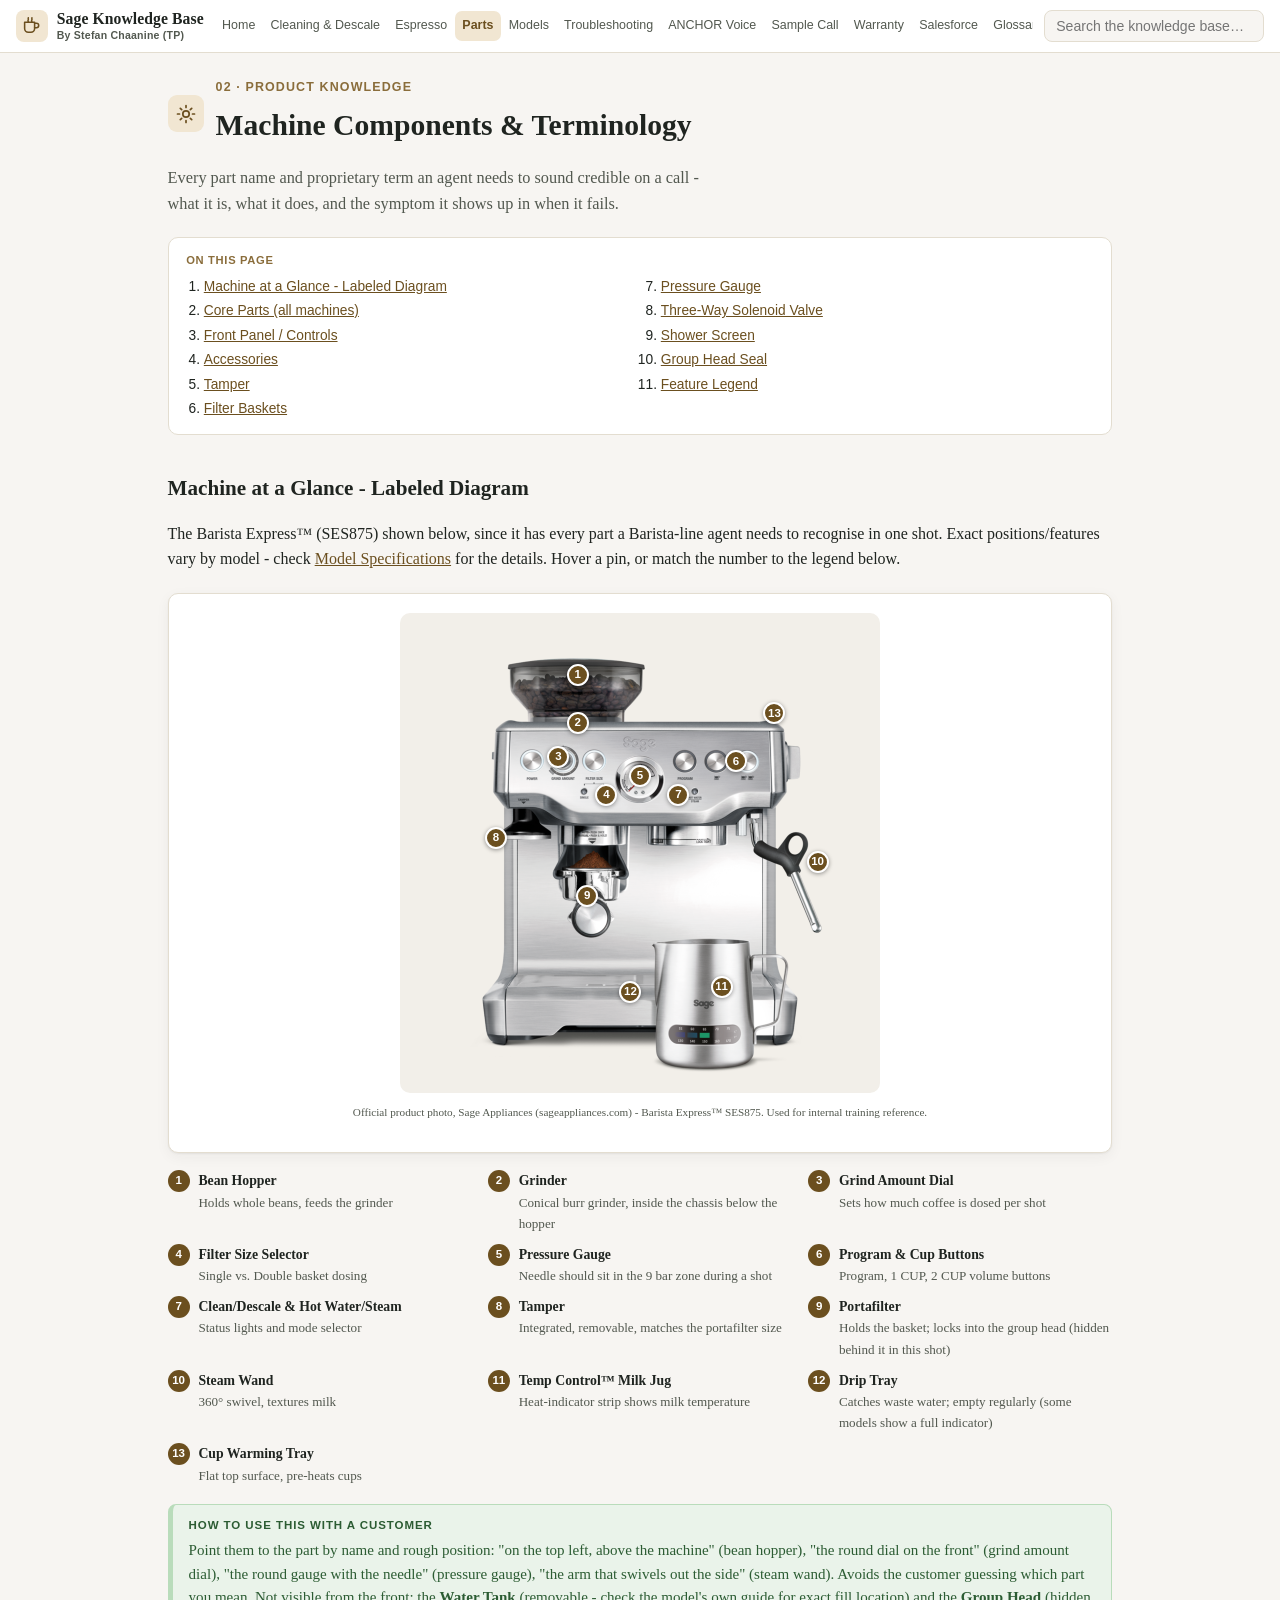
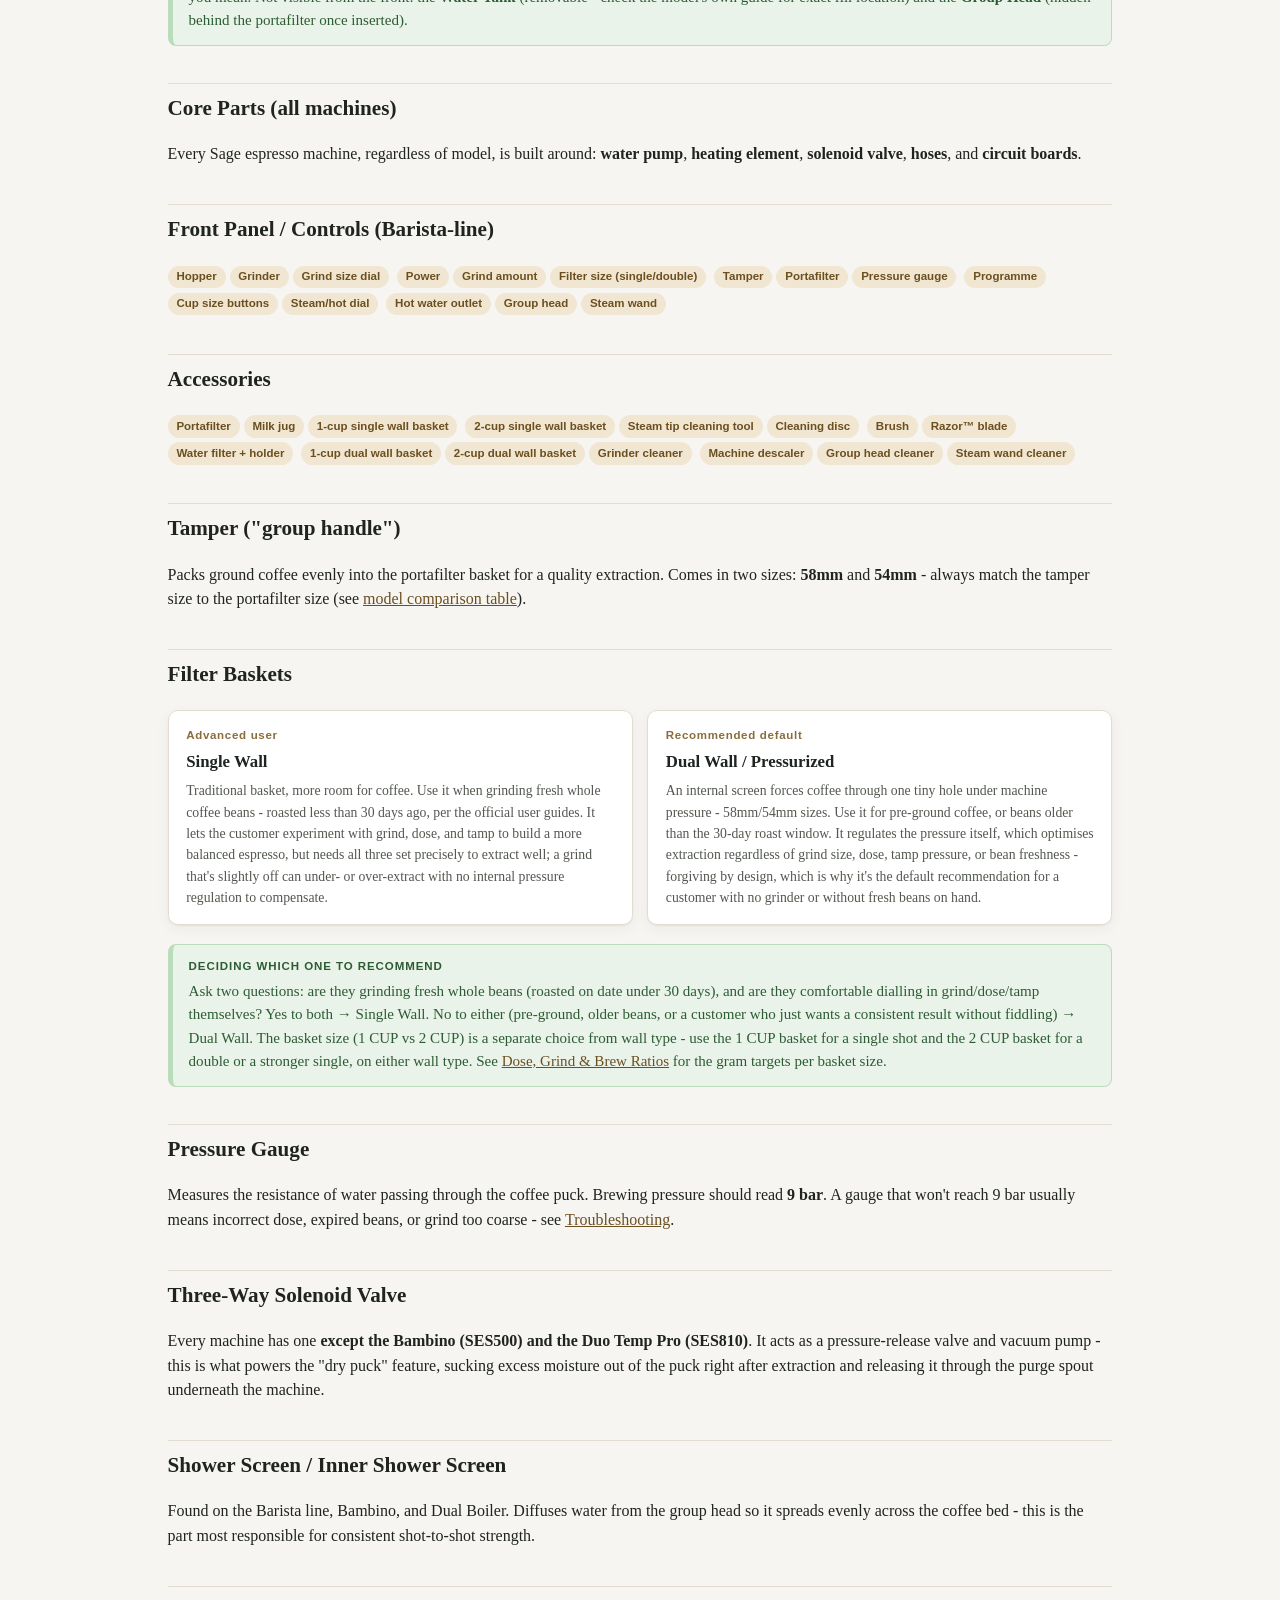
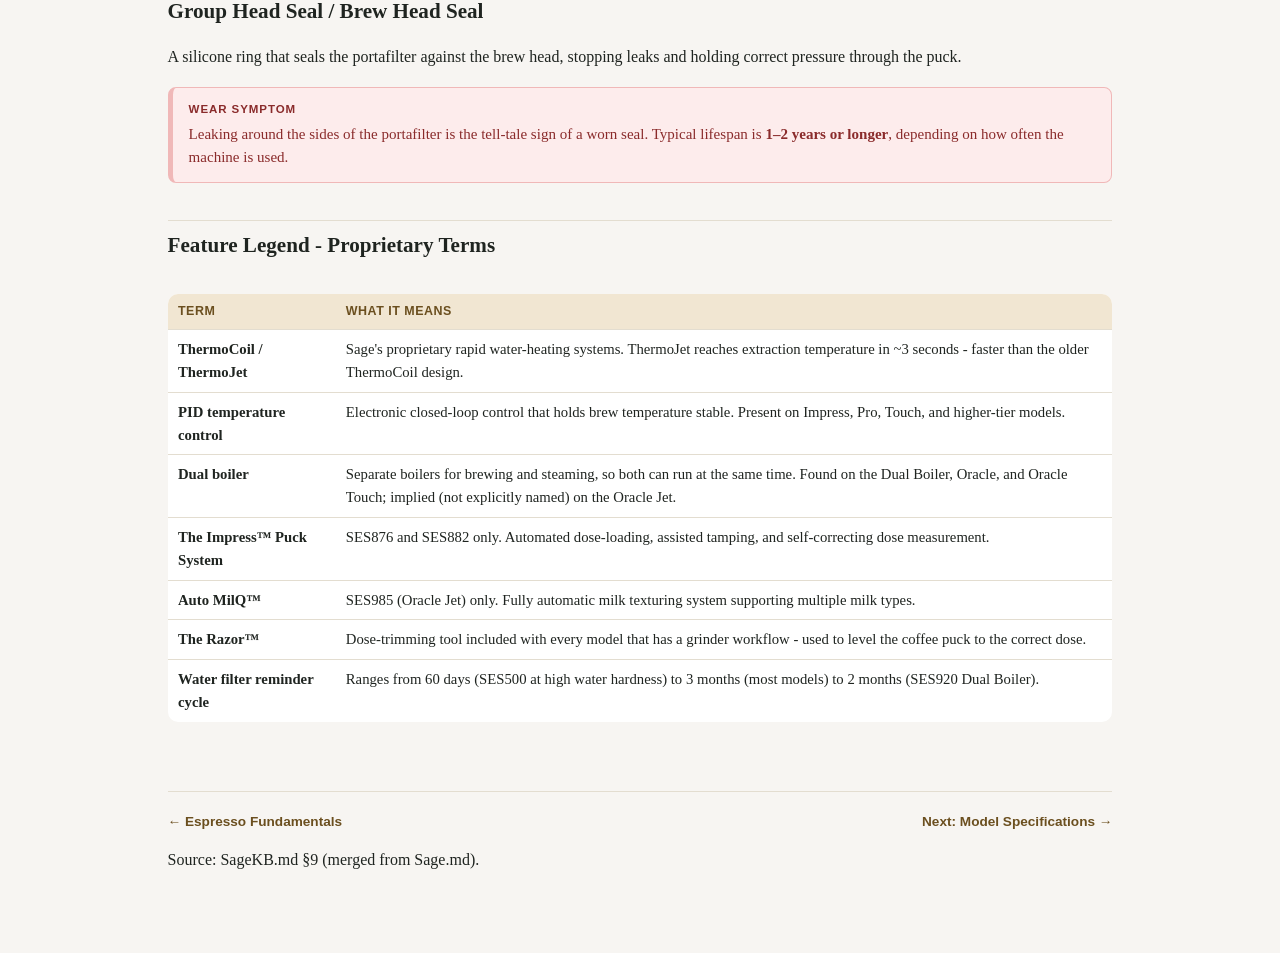
<file: 02-machine-components.html>
<!doctype html>
<html lang="en">
<head>
<meta charset="utf-8">
<meta name="viewport" content="width=device-width, initial-scale=1">
<title>Machine Components &amp; Terminology - Sage Knowledge Base</title>
<link rel="stylesheet" href="style.css">
</head>
<body>
<header class="site-header">
  <div class="site-header-inner">
    <a class="brand" href="index.html">
      <span class="brand-icon"><svg viewBox="0 0 24 24" fill="none" stroke="currentColor" stroke-width="1.7" stroke-linecap="round" stroke-linejoin="round"><path d="M4 8h11v7a4 4 0 0 1-4 4H8a4 4 0 0 1-4-4V8Z"/><path d="M15 9h2a2.5 2.5 0 0 1 0 5h-2"/><path class="steam-line" d="M8 3c-.4.8.4 1.2 0 2S7.6 6.8 8 7.6"/><path class="steam-line" style="animation-delay:.5s" d="M12 3c-.4.8.4 1.2 0 2s-.4 1.8 0 2.6"/></svg></span>
      <span class="brand-text">
        <span class="brand-title">Sage Knowledge Base</span>
        <span class="brand-sub">By Stefan Chaanine (TP)</span>
      </span>
    </a>
    <nav class="site-nav">
      <a href="index.html">Home</a>
      <a href="00-descaling-cleaning.html">Cleaning &amp; Descale</a>
      <a href="01-espresso-fundamentals.html">Espresso</a>
      <a href="02-machine-components.html">Parts</a>
      <a href="03-model-specs.html">Models</a>
      <a href="04-troubleshooting.html">Troubleshooting</a>
      <a href="05-customer-care-voice.html">ANCHOR Voice</a>
      <a href="06-sample-call.html">Sample Call</a>
      <a href="07-warranty-goodwill.html">Warranty</a>
      <a href="08-salesforce-process.html">Salesforce</a>
      <a href="09-glossary-team-ops.html">Glossary/Ops</a>
      <a href="10-cram-sheet.html">Cram Sheet</a>
    </nav>
    <div class="search-wrap">
      <input id="kb-search" type="text" placeholder="Search the knowledge base…" autocomplete="off">
      <div id="kb-search-results" class="search-results"></div>
    </div>
  </div>
</header>

<main>
  <div class="h1-row">
    <span class="page-icon"><svg viewBox="0 0 24 24" fill="none" stroke="currentColor" stroke-width="1.7" stroke-linecap="round" stroke-linejoin="round"><circle cx="12" cy="12" r="3.2"/><path d="M12 3.5v2M12 18.5v2M20.5 12h-2M5.5 12h-2M17.7 6.3l-1.4 1.4M7.7 16.3l-1.4 1.4M17.7 17.7l-1.4-1.4M7.7 7.7 6.3 6.3"/></svg></span>
    <h1><span class="kicker">02 · Product Knowledge</span>Machine Components &amp; Terminology</h1>
  </div>
  <p class="page-intro">Every part name and proprietary term an agent needs to sound credible on a call - what it is, what it does, and the symptom it shows up in when it fails.</p>

  <div class="toc">
    <div class="toc-label">On this page</div>
    <ol>
      <li><a href="#machine-diagram">Machine at a Glance - Labeled Diagram</a></li>
      <li><a href="#core-parts">Core Parts (all machines)</a></li>
      <li><a href="#front-panel">Front Panel / Controls</a></li>
      <li><a href="#accessories">Accessories</a></li>
      <li><a href="#tamper">Tamper</a></li>
      <li><a href="#filter-baskets">Filter Baskets</a></li>
      <li><a href="#pressure-gauge">Pressure Gauge</a></li>
      <li><a href="#solenoid-valve">Three-Way Solenoid Valve</a></li>
      <li><a href="#shower-screen">Shower Screen</a></li>
      <li><a href="#group-seal">Group Head Seal</a></li>
      <li><a href="#feature-legend">Feature Legend</a></li>
    </ol>
  </div>

  <h2 id="machine-diagram">Machine at a Glance - Labeled Diagram</h2>
  <p>The Barista Express™ (SES875) shown below, since it has every part a Barista-line agent needs to recognise in one shot. Exact positions/features vary by model - check <a href="03-model-specs.html">Model Specifications</a> for the details. Hover a pin, or match the number to the legend below.</p>

  <div class="photo-diagram-wrap">
    <div class="photo-diagram">
      <img src="assets/barista-express.png" alt="Sage Barista Express espresso machine, front view, with numbered labels for bean hopper, grinder, grind amount dial, filter size selector, pressure gauge, tamper, portafilter, program and cup buttons, clean/descale and hot water/steam indicators, steam wand, milk jug, drip tray, and cup warming tray">
      <span class="photo-pin" style="top:13%;left:37%" title="Bean Hopper">1</span>
      <span class="photo-pin" style="top:23%;left:37%" title="Grinder (inside chassis)">2</span>
      <span class="photo-pin" style="top:30%;left:33%" title="Grind Amount Dial">3</span>
      <span class="photo-pin" style="top:38%;left:43%" title="Filter Size Selector">4</span>
      <span class="photo-pin" style="top:34%;left:50%" title="Pressure Gauge">5</span>
      <span class="photo-pin" style="top:31%;left:70%" title="Program &amp; Cup Buttons">6</span>
      <span class="photo-pin" style="top:38%;left:58%" title="Clean/Descale &amp; Hot Water/Steam">7</span>
      <span class="photo-pin" style="top:47%;left:20%" title="Tamper (integrated)">8</span>
      <span class="photo-pin" style="top:59%;left:39%" title="Portafilter">9</span>
      <span class="photo-pin" style="top:52%;left:87%" title="Steam Wand">10</span>
      <span class="photo-pin" style="top:78%;left:67%" title="Temp Control™ Milk Jug">11</span>
      <span class="photo-pin" style="top:79%;left:48%" title="Drip Tray">12</span>
      <span class="photo-pin" style="top:21%;left:78%" title="Cup Warming Tray">13</span>
    </div>
    <p class="photo-credit">Official product photo, Sage Appliances (sageappliances.com) - Barista Express™ SES875. Used for internal training reference.</p>
  </div>

  <div class="photo-legend">
    <div class="photo-legend-item"><span class="photo-legend-num">1</span><span><strong>Bean Hopper</strong><span class="leg-desc">Holds whole beans, feeds the grinder</span></span></div>
    <div class="photo-legend-item"><span class="photo-legend-num">2</span><span><strong>Grinder</strong><span class="leg-desc">Conical burr grinder, inside the chassis below the hopper</span></span></div>
    <div class="photo-legend-item"><span class="photo-legend-num">3</span><span><strong>Grind Amount Dial</strong><span class="leg-desc">Sets how much coffee is dosed per shot</span></span></div>
    <div class="photo-legend-item"><span class="photo-legend-num">4</span><span><strong>Filter Size Selector</strong><span class="leg-desc">Single vs. Double basket dosing</span></span></div>
    <div class="photo-legend-item"><span class="photo-legend-num">5</span><span><strong>Pressure Gauge</strong><span class="leg-desc">Needle should sit in the 9 bar zone during a shot</span></span></div>
    <div class="photo-legend-item"><span class="photo-legend-num">6</span><span><strong>Program &amp; Cup Buttons</strong><span class="leg-desc">Program, 1 CUP, 2 CUP volume buttons</span></span></div>
    <div class="photo-legend-item"><span class="photo-legend-num">7</span><span><strong>Clean/Descale &amp; Hot Water/Steam</strong><span class="leg-desc">Status lights and mode selector</span></span></div>
    <div class="photo-legend-item"><span class="photo-legend-num">8</span><span><strong>Tamper</strong><span class="leg-desc">Integrated, removable, matches the portafilter size</span></span></div>
    <div class="photo-legend-item"><span class="photo-legend-num">9</span><span><strong>Portafilter</strong><span class="leg-desc">Holds the basket; locks into the group head (hidden behind it in this shot)</span></span></div>
    <div class="photo-legend-item"><span class="photo-legend-num">10</span><span><strong>Steam Wand</strong><span class="leg-desc">360° swivel, textures milk</span></span></div>
    <div class="photo-legend-item"><span class="photo-legend-num">11</span><span><strong>Temp Control™ Milk Jug</strong><span class="leg-desc">Heat-indicator strip shows milk temperature</span></span></div>
    <div class="photo-legend-item"><span class="photo-legend-num">12</span><span><strong>Drip Tray</strong><span class="leg-desc">Catches waste water; empty regularly (some models show a full indicator)</span></span></div>
    <div class="photo-legend-item"><span class="photo-legend-num">13</span><span><strong>Cup Warming Tray</strong><span class="leg-desc">Flat top surface, pre-heats cups</span></span></div>
  </div>

  <div class="callout tip">
    <span class="callout-label">How to use this with a customer</span>
    Point them to the part by name and rough position: "on the top left, above the machine" (bean hopper), "the round dial on the front" (grind amount dial), "the round gauge with the needle" (pressure gauge), "the arm that swivels out the side" (steam wand). Avoids the customer guessing which part you mean. Not visible from the front: the <strong>Water Tank</strong> (removable - check the model's own guide for exact fill location) and the <strong>Group Head</strong> (hidden behind the portafilter once inserted).
  </div>

  <h2 id="core-parts">Core Parts (all machines)</h2>
  <p>Every Sage espresso machine, regardless of model, is built around: <strong>water pump</strong>, <strong>heating element</strong>, <strong>solenoid valve</strong>, <strong>hoses</strong>, and <strong>circuit boards</strong>.</p>

  <h2 id="front-panel">Front Panel / Controls (Barista-line)</h2>
  <p>
    <span class="chip">Hopper</span><span class="chip">Grinder</span><span class="chip">Grind size dial</span>
    <span class="chip">Power</span><span class="chip">Grind amount</span><span class="chip">Filter size (single/double)</span>
    <span class="chip">Tamper</span><span class="chip">Portafilter</span><span class="chip">Pressure gauge</span>
    <span class="chip">Programme</span><span class="chip">Cup size buttons</span><span class="chip">Steam/hot dial</span>
    <span class="chip">Hot water outlet</span><span class="chip">Group head</span><span class="chip">Steam wand</span>
  </p>

  <h2 id="accessories">Accessories</h2>
  <p>
    <span class="chip">Portafilter</span><span class="chip">Milk jug</span><span class="chip">1-cup single wall basket</span>
    <span class="chip">2-cup single wall basket</span><span class="chip">Steam tip cleaning tool</span><span class="chip">Cleaning disc</span>
    <span class="chip">Brush</span><span class="chip">Razor™ blade</span><span class="chip">Water filter + holder</span>
    <span class="chip">1-cup dual wall basket</span><span class="chip">2-cup dual wall basket</span><span class="chip">Grinder cleaner</span>
    <span class="chip">Machine descaler</span><span class="chip">Group head cleaner</span><span class="chip">Steam wand cleaner</span>
  </p>

  <h2 id="tamper">Tamper ("group handle")</h2>
  <p>Packs ground coffee evenly into the portafilter basket for a quality extraction. Comes in two sizes: <strong>58mm</strong> and <strong>54mm</strong> - always match the tamper size to the portafilter size (see <a href="03-model-specs.html#comparison-table">model comparison table</a>).</p>

  <h2 id="filter-baskets">Filter Baskets</h2>
  <div class="card-grid">
    <div class="card">
      <div class="card-num">Advanced user</div>
      <h3>Single Wall</h3>
      <p>Traditional basket, more room for coffee. Use it when grinding fresh whole coffee beans - roasted less than 30 days ago, per the official user guides. It lets the customer experiment with grind, dose, and tamp to build a more balanced espresso, but needs all three set precisely to extract well; a grind that's slightly off can under- or over-extract with no internal pressure regulation to compensate.</p>
    </div>
    <div class="card">
      <div class="card-num">Recommended default</div>
      <h3>Dual Wall / Pressurized</h3>
      <p>An internal screen forces coffee through one tiny hole under machine pressure - 58mm/54mm sizes. Use it for pre-ground coffee, or beans older than the 30-day roast window. It regulates the pressure itself, which optimises extraction regardless of grind size, dose, tamp pressure, or bean freshness - forgiving by design, which is why it's the default recommendation for a customer with no grinder or without fresh beans on hand.</p>
    </div>
  </div>
  <div class="callout tip">
    <span class="callout-label">Deciding which one to recommend</span>
    Ask two questions: are they grinding fresh whole beans (roasted on date under 30 days), and are they comfortable dialling in grind/dose/tamp themselves? Yes to both &rarr; Single Wall. No to either (pre-ground, older beans, or a customer who just wants a consistent result without fiddling) &rarr; Dual Wall. The basket size (1 CUP vs 2 CUP) is a separate choice from wall type - use the 1 CUP basket for a single shot and the 2 CUP basket for a double or a stronger single, on either wall type. See <a href="01-espresso-fundamentals.html#dose-grind">Dose, Grind &amp; Brew Ratios</a> for the gram targets per basket size.
  </div>

  <h2 id="pressure-gauge">Pressure Gauge</h2>
  <p>Measures the resistance of water passing through the coffee puck. Brewing pressure should read <strong>9 bar</strong>. A gauge that won't reach 9 bar usually means incorrect dose, expired beans, or grind too coarse - see <a href="04-troubleshooting.html">Troubleshooting</a>.</p>

  <h2 id="solenoid-valve">Three-Way Solenoid Valve</h2>
  <p>Every machine has one <strong>except the Bambino (SES500) and the Duo Temp Pro (SES810)</strong>. It acts as a pressure-release valve and vacuum pump - this is what powers the "dry puck" feature, sucking excess moisture out of the puck right after extraction and releasing it through the purge spout underneath the machine.</p>

  <h2 id="shower-screen">Shower Screen / Inner Shower Screen</h2>
  <p>Found on the Barista line, Bambino, and Dual Boiler. Diffuses water from the group head so it spreads evenly across the coffee bed - this is the part most responsible for consistent shot-to-shot strength.</p>

  <h2 id="group-seal">Group Head Seal / Brew Head Seal</h2>
  <p>A silicone ring that seals the portafilter against the brew head, stopping leaks and holding correct pressure through the puck.</p>
  <div class="callout warn">
    <span class="callout-label">Wear symptom</span>
    Leaking around the sides of the portafilter is the tell-tale sign of a worn seal. Typical lifespan is <strong>1–2 years or longer</strong>, depending on how often the machine is used.
  </div>

  <h2 id="feature-legend">Feature Legend - Proprietary Terms</h2>
  <div class="table-wrap">
  <table>
    <thead><tr><th>Term</th><th>What it means</th></tr></thead>
    <tbody>
      <tr><td><strong>ThermoCoil / ThermoJet</strong></td><td>Sage's proprietary rapid water-heating systems. ThermoJet reaches extraction temperature in ~3 seconds - faster than the older ThermoCoil design.</td></tr>
      <tr><td><strong>PID temperature control</strong></td><td>Electronic closed-loop control that holds brew temperature stable. Present on Impress, Pro, Touch, and higher-tier models.</td></tr>
      <tr><td><strong>Dual boiler</strong></td><td>Separate boilers for brewing and steaming, so both can run at the same time. Found on the Dual Boiler, Oracle, and Oracle Touch; implied (not explicitly named) on the Oracle Jet.</td></tr>
      <tr><td><strong>The Impress™ Puck System</strong></td><td>SES876 and SES882 only. Automated dose-loading, assisted tamping, and self-correcting dose measurement.</td></tr>
      <tr><td><strong>Auto MilQ™</strong></td><td>SES985 (Oracle Jet) only. Fully automatic milk texturing system supporting multiple milk types.</td></tr>
      <tr><td><strong>The Razor™</strong></td><td>Dose-trimming tool included with every model that has a grinder workflow - used to level the coffee puck to the correct dose.</td></tr>
      <tr><td><strong>Water filter reminder cycle</strong></td><td>Ranges from 60 days (SES500 at high water hardness) to 3 months (most models) to 2 months (SES920 Dual Boiler).</td></tr>
    </tbody>
  </table>
  </div>

  <div class="pagefoot">
    <a href="01-espresso-fundamentals.html">← Espresso Fundamentals</a>
    <a href="03-model-specs.html">Next: Model Specifications →</a>
  </div>
  <p class="src">Source: SageKB.md §9 (merged from Sage.md).</p>
</main>

<script src="search-index.js"></script>
<script src="app.js"></script>
</body>
</html>
</file>
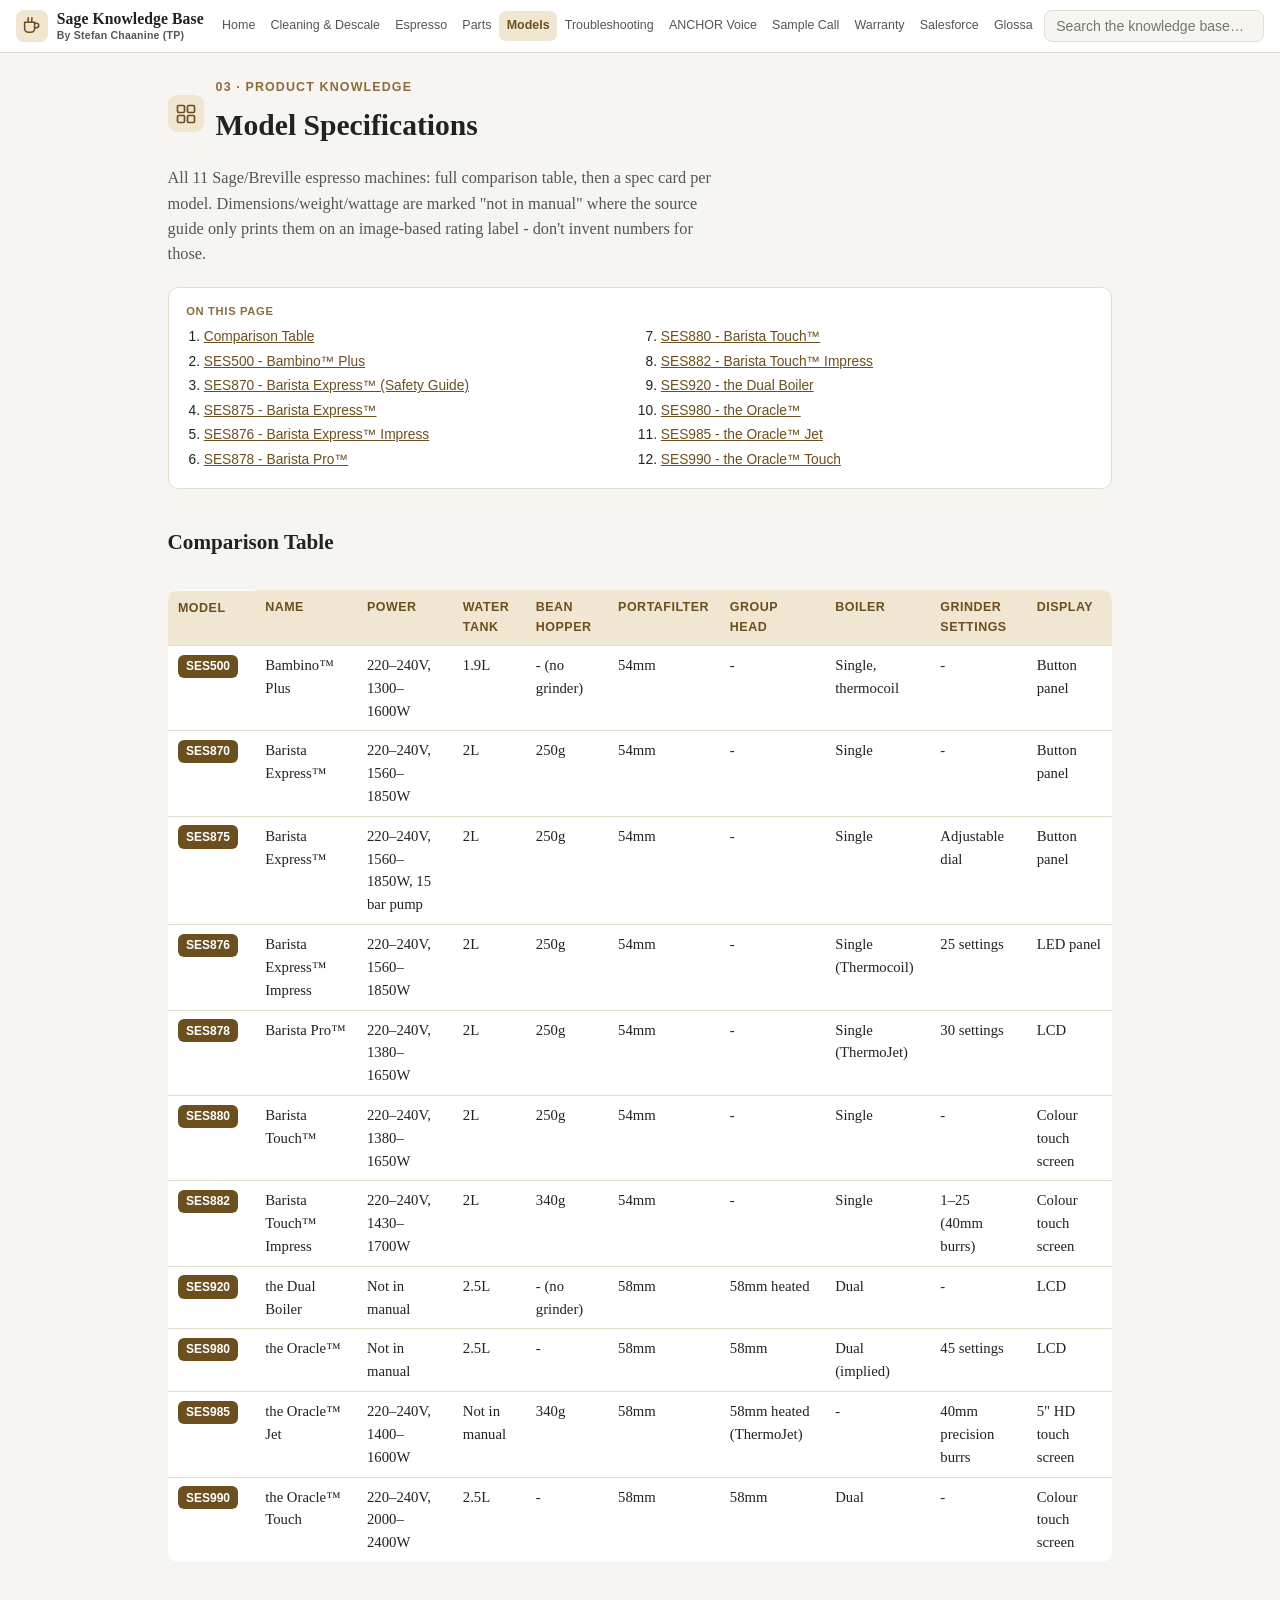
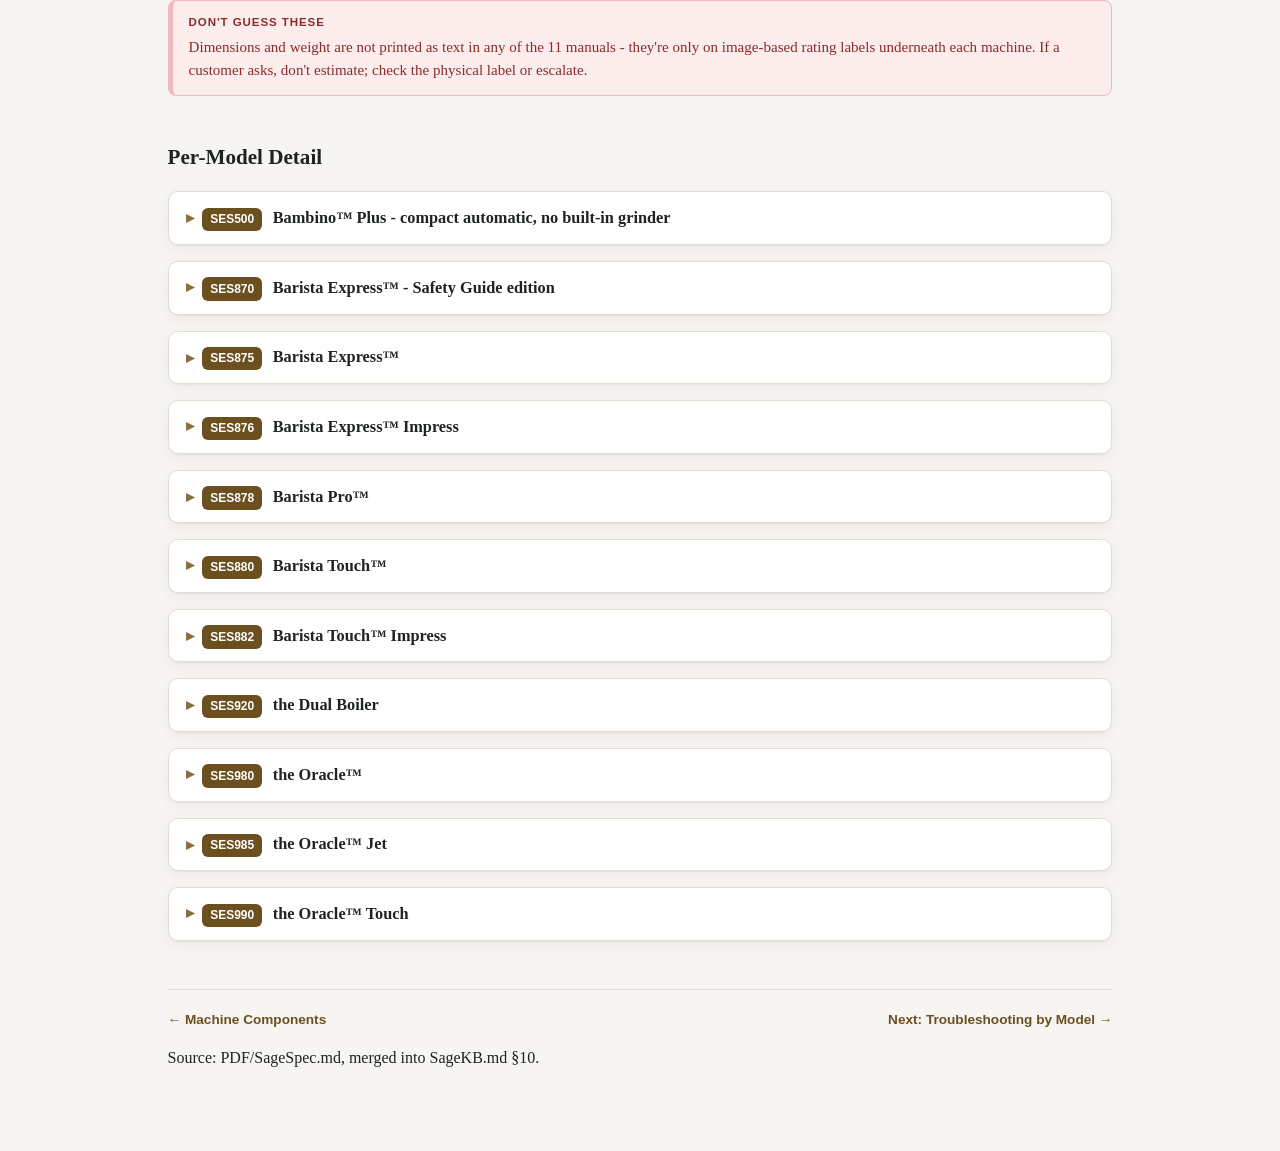
<file: 03-model-specs.html>
<!doctype html>
<html lang="en">
<head>
<meta charset="utf-8">
<meta name="viewport" content="width=device-width, initial-scale=1">
<title>Model Specifications - Sage Knowledge Base</title>
<link rel="stylesheet" href="style.css">
</head>
<body>
<header class="site-header">
 <div class="site-header-inner">
 <a class="brand" href="index.html">
      <span class="brand-icon"><svg viewBox="0 0 24 24" fill="none" stroke="currentColor" stroke-width="1.7" stroke-linecap="round" stroke-linejoin="round"><path d="M4 8h11v7a4 4 0 0 1-4 4H8a4 4 0 0 1-4-4V8Z"/><path d="M15 9h2a2.5 2.5 0 0 1 0 5h-2"/><path class="steam-line" d="M8 3c-.4.8.4 1.2 0 2S7.6 6.8 8 7.6"/><path class="steam-line" style="animation-delay:.5s" d="M12 3c-.4.8.4 1.2 0 2s-.4 1.8 0 2.6"/></svg></span>
      <span class="brand-text">
        <span class="brand-title">Sage Knowledge Base</span>
        <span class="brand-sub">By Stefan Chaanine (TP)</span>
      </span>
    </a>
 <nav class="site-nav">
 <a href="index.html">Home</a>
 <a href="00-descaling-cleaning.html">Cleaning &amp; Descale</a>
 <a href="01-espresso-fundamentals.html">Espresso</a>
 <a href="02-machine-components.html">Parts</a>
 <a href="03-model-specs.html">Models</a>
 <a href="04-troubleshooting.html">Troubleshooting</a>
 <a href="05-customer-care-voice.html">ANCHOR Voice</a>
 <a href="06-sample-call.html">Sample Call</a>
 <a href="07-warranty-goodwill.html">Warranty</a>
 <a href="08-salesforce-process.html">Salesforce</a>
 <a href="09-glossary-team-ops.html">Glossary/Ops</a>
 <a href="10-cram-sheet.html">Cram Sheet</a>
 </nav>
 <div class="search-wrap">
 <input id="kb-search" type="text" placeholder="Search the knowledge base…" autocomplete="off">
 <div id="kb-search-results" class="search-results"></div>
 </div>
 </div>
</header>

<main>
 <div class="h1-row">
    <span class="page-icon"><svg viewBox="0 0 24 24" fill="none" stroke="currentColor" stroke-width="1.7" stroke-linecap="round" stroke-linejoin="round"><rect x="3.5" y="3.5" width="7" height="7" rx="1.2"/><rect x="13.5" y="3.5" width="7" height="7" rx="1.2"/><rect x="3.5" y="13.5" width="7" height="7" rx="1.2"/><rect x="13.5" y="13.5" width="7" height="7" rx="1.2"/></svg></span>
    <h1><span class="kicker">03 · Product Knowledge</span>Model Specifications</h1>
  </div>
 <p class="page-intro">All 11 Sage/Breville espresso machines: full comparison table, then a spec card per model. Dimensions/weight/wattage are marked "not in manual" where the source guide only prints them on an image-based rating label - don't invent numbers for those.</p>

 <div class="toc">
 <div class="toc-label">On this page</div>
 <ol>
 <li><a href="#comparison-table">Comparison Table</a></li>
 <li><a href="#ses500">SES500 - Bambino™ Plus</a></li>
 <li><a href="#ses870">SES870 - Barista Express™ (Safety Guide)</a></li>
 <li><a href="#ses875">SES875 - Barista Express™</a></li>
 <li><a href="#ses876">SES876 - Barista Express™ Impress</a></li>
 <li><a href="#ses878">SES878 - Barista Pro™</a></li>
 <li><a href="#ses880">SES880 - Barista Touch™</a></li>
 <li><a href="#ses882">SES882 - Barista Touch™ Impress</a></li>
 <li><a href="#ses920">SES920 - the Dual Boiler</a></li>
 <li><a href="#ses980">SES980 - the Oracle™</a></li>
 <li><a href="#ses985">SES985 - the Oracle™ Jet</a></li>
 <li><a href="#ses990">SES990 - the Oracle™ Touch</a></li>
 </ol>
 </div>

 <h2 id="comparison-table">Comparison Table</h2>
 <div class="table-wrap">
 <table>
 <thead><tr><th>Model</th><th>Name</th><th>Power</th><th>Water Tank</th><th>Bean Hopper</th><th>Portafilter</th><th>Group Head</th><th>Boiler</th><th>Grinder Settings</th><th>Display</th></tr></thead>
 <tbody>
 <tr><td><span class="badge-model">SES500</span></td><td>Bambino™ Plus</td><td>220–240V, 1300–1600W</td><td>1.9L</td><td> - (no grinder)</td><td>54mm</td><td>-</td><td>Single, thermocoil</td><td>-</td><td>Button panel</td></tr>
 <tr><td><span class="badge-model">SES870</span></td><td>Barista Express™</td><td>220–240V, 1560–1850W</td><td>2L</td><td>250g</td><td>54mm</td><td>-</td><td>Single</td><td>-</td><td>Button panel</td></tr>
 <tr><td><span class="badge-model">SES875</span></td><td>Barista Express™</td><td>220–240V, 1560–1850W, 15 bar pump</td><td>2L</td><td>250g</td><td>54mm</td><td>-</td><td>Single</td><td>Adjustable dial</td><td>Button panel</td></tr>
 <tr><td><span class="badge-model">SES876</span></td><td>Barista Express™ Impress</td><td>220–240V, 1560–1850W</td><td>2L</td><td>250g</td><td>54mm</td><td>-</td><td>Single (Thermocoil)</td><td>25 settings</td><td>LED panel</td></tr>
 <tr><td><span class="badge-model">SES878</span></td><td>Barista Pro™</td><td>220–240V, 1380–1650W</td><td>2L</td><td>250g</td><td>54mm</td><td>-</td><td>Single (ThermoJet)</td><td>30 settings</td><td>LCD</td></tr>
 <tr><td><span class="badge-model">SES880</span></td><td>Barista Touch™</td><td>220–240V, 1380–1650W</td><td>2L</td><td>250g</td><td>54mm</td><td>-</td><td>Single</td><td>-</td><td>Colour touch screen</td></tr>
 <tr><td><span class="badge-model">SES882</span></td><td>Barista Touch™ Impress</td><td>220–240V, 1430–1700W</td><td>2L</td><td>340g</td><td>54mm</td><td>-</td><td>Single</td><td>1–25 (40mm burrs)</td><td>Colour touch screen</td></tr>
 <tr><td><span class="badge-model">SES920</span></td><td>the Dual Boiler</td><td>Not in manual</td><td>2.5L</td><td> - (no grinder)</td><td>58mm</td><td>58mm heated</td><td>Dual</td><td>-</td><td>LCD</td></tr>
 <tr><td><span class="badge-model">SES980</span></td><td>the Oracle™</td><td>Not in manual</td><td>2.5L</td><td>-</td><td>58mm</td><td>58mm</td><td>Dual (implied)</td><td>45 settings</td><td>LCD</td></tr>
 <tr><td><span class="badge-model">SES985</span></td><td>the Oracle™ Jet</td><td>220–240V, 1400–1600W</td><td>Not in manual</td><td>340g</td><td>58mm</td><td>58mm heated (ThermoJet)</td><td>-</td><td>40mm precision burrs</td><td>5" HD touch screen</td></tr>
 <tr><td><span class="badge-model">SES990</span></td><td>the Oracle™ Touch</td><td>220–240V, 2000–2400W</td><td>2.5L</td><td>-</td><td>58mm</td><td>58mm</td><td>Dual</td><td>-</td><td>Colour touch screen</td></tr>
 </tbody>
 </table>
 </div>
 <div class="callout warn">
 <span class="callout-label">Don't guess these</span>
 Dimensions and weight are not printed as text in any of the 11 manuals - they're only on image-based rating labels underneath each machine. If a customer asks, don't estimate; check the physical label or escalate.
 </div>

 <h2 style="border-top:none">Per-Model Detail</h2>

 <details class="section" id="ses500"><summary><span class="badge-model">SES500</span> Bambino™ Plus - compact automatic, no built-in grinder</summary><div class="body">
 <p><strong>Rating:</strong> 220–240V~ 50–60Hz, 1300–1600W · <strong>Water tank:</strong> 1.9L removable · <strong>Portafilter:</strong> 54mm stainless steel · <strong>Hot water:</strong> 90°C (194°F) · <strong>Milk texturing target:</strong> 60–65°C · <strong>Tamp:</strong> 10–15 kg · <strong>Dose:</strong> 8–11g (1 cup), 16–19g (2 cup) · <strong>Cleaning/descale container:</strong> 2L / 68 fl.oz</p>
 <p><strong>Key features:</strong> 1 CUP/2 CUP/STEAM buttons with 3 milk temp levels (Warm/Ideal/Hot) and 3 milk foam levels (Low/Medium/High); automatic milk texturing with jug temperature sensor; auto purge steam wand; programmable shot volumes; manual pre-infusion; advanced temperature adjustment (±1–2°C); auto-off standby; auto-detects low water and cleaning/descale due (200-extraction counter); water filtration with 3-month reminder; extra-tall cup clearance.</p>
 <p><strong>Included accessories:</strong> stainless steel milk jug, 54mm tamper, steam wand tip tool, Razor™ trimming tool, Dual Wall + Single Wall baskets (1 &amp; 2 cup), cleaning disc, water filter + holder, descaling powder.</p>
 </div></details>

 <details class="section" id="ses870"><summary><span class="badge-model">SES870</span> Barista Express™ - Safety Guide edition</summary><div class="body">
 <p>Same physical machine as SES875 below - this document is a pictorial safety/quick-start guide only, no formal troubleshooting table.</p>
 <p><strong>Rating:</strong> 220–240V~ 50–60Hz, 1560–1850W · <strong>Water tank:</strong> 2L removable · <strong>Bean hopper:</strong> 250g · <strong>Portafilter/tamper:</strong> 54mm, integrated removable tamper · <strong>Steam wand:</strong> 360° swivel</p>
 <p><strong>Key features:</strong> integrated conical burr grinder, GRIND AMOUNT dial, GRIND SIZE selector, programmable 1 CUP/2 CUP shot volumes, CLEAN ME light, espresso extraction pressure gauge, cup warming tray, BPA-free parts.</p>
 <p><strong>Included accessories:</strong> milk jug, Dual Wall + Single Wall baskets, water filter + holder, cleaning disc, hex key, cleaning brush, Razor™ tool, steam wand/basket cleaning tool, Dosing Funnel™ 54, descaling powder, drip tray guard (colour models).</p>
 </div></details>

 <details class="section" id="ses875"><summary><span class="badge-model">SES875</span> Barista Express™</summary><div class="body">
 <p><strong>Rating:</strong> 220–240V~50Hz, 1560–1850W, 15-bar Italian pump · <strong>Water tank:</strong> 2L · <strong>Bean hopper:</strong> 250g · <strong>Portafilter:</strong> 54mm stainless steel · <strong>Grind:</strong> adjustable dial, e.g. setting 8 as starting point; extended range 1 (finest)–16 (coarsest) with burr adjustment</p>
 <p><strong>Key features:</strong> integrated conical burr grinder with adjustable upper burr, GRIND SIZE + GRIND AMOUNT dials, FILTER SIZE (single/double) button, hands-free grinding cradle, automatic and manual dosing modes, 54mm integrated tamper, programmable 1 CUP/2 CUP shot buttons (~30ml/~60ml default), Advanced Temperature Mode (±1–2°C), Auto Off after 30 min, 360° steam wand with Temp Control™ milk jug, espresso pressure gauge, CLEAN ME light, cup warming tray, water filter, auto purge, safety thermal cut-out.</p>
 <p><strong>Included accessories:</strong> Temp Control™ milk jug, cleaning disc, Dual Wall + Single Wall baskets, water filter + holder, cleaning brush, Razor™ tool, cleaning tool (pin + spanner), Allen key, descaling powder, Dosing Funnel™ 54.</p>
 </div></details>

 <details class="section" id="ses876"><summary><span class="badge-model">SES876</span> Barista Express™ Impress</summary><div class="body">
 <p><strong>Rating:</strong> 220–240V ~50–60Hz, 1560–1850W · <strong>Water tank:</strong> 2L removable · <strong>Bean hopper:</strong> 250g, locking · <strong>Portafilter:</strong> 54mm stainless steel · <strong>Grind:</strong> 25 settings (starting point No.16) · <strong>Dose:</strong> 8–11g (1 cup), 16–19g (2 cup) · <strong>Tamp force:</strong> precise 10kg impression, 7° "barista twist" finish · <strong>Hot water:</strong> up to 240ml per dispense, ~90°C · <strong>Milk texturing target:</strong> 60–65°C · <strong>Water temp adjustment:</strong> ±2°C in 1°C increments · <strong>Extraction guide:</strong> infusion 8–12 sec, balanced shot 25–30 sec</p>
 <p><strong>Key features:</strong> Thermocoil Precision Heating System, PID electronic temperature control, precision conical burr grinder with "Less Mess" fixed-position portafilter, dedicated hot water spout, <strong>The Impress™ Puck System</strong> (Intelligent Dosing with Central Grinds Loading, Assisted Tamping with Barista Twist, Precision Measurement Auto Correction), automatic/manual dosing with Manual Dose Adjust Dial, Dose Level Indicator bar graph, "A Bit More" correction, Dose Top-up, grinder purge function, espresso pressure gauge, manual pre-infusion, adjustable conical burrs, Maintenance Light (flash = clean, solid = descale), cup warming tray, water filter with 3-month reminder.</p>
 <p><strong>Included accessories:</strong> 54mm portafilter, milk jug, water filter + holder, Single + Dual Wall baskets, Razor™ tool, Allen key, steam wand tip tool, cleaning disc, descaling powder, cleaning brush.</p>
 </div></details>

 <details class="section" id="ses878"><summary><span class="badge-model">SES878</span> Barista Pro™</summary><div class="body">
 <p><strong>Rating:</strong> 220–240V~ 50–60Hz, 1380–1650W · <strong>Water tank:</strong> 2L removable with replaceable filter · <strong>Bean hopper:</strong> 250g, locking · <strong>Portafilter:</strong> 54mm stainless steel, commercial-style spouts · <strong>Tamper:</strong> integrated, removable, 54mm · <strong>Grind:</strong> 30 settings, default 15 · <strong>Default grind durations:</strong> 9.5 sec (1 cup), 13 sec (2 cup) · <strong>Dose:</strong> 8–11g (1 cup), 16–19g (2 cup) · <strong>Tamp guide:</strong> 10–15 kg · <strong>Milk texturing target:</strong> 60–65°C · <strong>Auto-off:</strong> 30 min · <strong>Hot water outlet:</strong> auto-stops after 60 sec · <strong>Extraction guide:</strong> flow starts 8–12 sec</p>
 <p><strong>Key features:</strong> ThermoJet™ Heating System (extraction temperature in 3 seconds), integrated conical burr grinder (removable upper/lower burrs), adjustable grind size and amount, automatic dosing, hands-free grinding, Razor™ trimming tool, adjustable shot temperature, PID temperature control, instant hot water outlet, low pressure pre-infusion, volumetric control (preset/manual/programmable), Dry Puck Feature, large drip tray, adjustable conical burrs (extended range), LCD display with grinding/extraction animations, Reset to Defaults, First Use priming cycle.</p>
 <p><strong>Included accessories:</strong> milk jug, Dual + Single Wall baskets, water filter + holder, cleaning disc, cleaning brush, Razor™ tool, steam wand/basket cleaning tool, descaling powder, Dosing Funnel™ 54.</p>
 </div></details>

 <details class="section" id="ses880"><summary><span class="badge-model">SES880</span> Barista Touch™</summary><div class="body">
 <p><strong>Rating:</strong> 220–240V~ 50–60Hz, 1380–1650W · <strong>Water tank:</strong> 2L removable · <strong>Bean hopper:</strong> 250g · <strong>Portafilter/tamper:</strong> 54mm · <strong>Steam/hot water limit:</strong> ~90 sec continuous, then auto-disables · <strong>Auto Off:</strong> 30 min</p>
 <p><strong>Key features:</strong> full-colour touch screen with swipe drink menu, PID-class touch interface, integrated conical burr grinder with hands-free grinding cradle, automatic/manual dosing, preset drinks (Cappuccino, Espresso single/double/custom, Long Black S/M/L, Americano S/M/L, Café Crema S/M/L, Hot Water), "Add New" custom drink saving, automatic milk texturing (auto shut-off) with milk temperature sensor and manual mode, Settings menu (descale, steam wand cleaning, factory reset, brew temp, guide/setup), Empty Me! drip tray indicator, auto purge, water filter with monthly reminder, extra-tall cup clearance, cup warming tray, wet &amp; dry coffee separator drip tray.</p>
 <p><strong>Included accessories:</strong> milk jug, cleaning disc, Dual + Single Wall baskets, water filter + holder, cleaning brush, Razor™ tool, steam wand cleaning tool, water hardness test strip, descaling powder, Dosing Funnel™ 54, drip tray guard (colour models).</p>
 </div></details>

 <details class="section" id="ses882"><summary><span class="badge-model">SES882</span> Barista Touch™ Impress</summary><div class="body">
 <p><strong>Rating:</strong> 220–240V~ 50–60Hz, 1430–1700W · <strong>Water tank:</strong> 2L removable · <strong>Bean hopper:</strong> 340g · <strong>Portafilter:</strong> 54mm stainless steel · <strong>Grinder:</strong> 40mm precision conical burr, adjustable (1 finest–25 coarsest) · <strong>Dose:</strong> 8–11g (1 cup), 16–19g (2 cup)</p>
 <p><strong>Key features:</strong> touch screen with barista guidance, rapid heat-up (extraction temp in 3 sec), PID temperature control, adjustable grind size/amount, Intelligent Brew Setup assist, Assisted Tamping (7° "Barista Twist," ~10kg), Razor™ trimming tool, automatic hands-free milk texturing with milk-type presets (Dairy/Almond/Oat/Soy), manual texturing mode, dedicated hot water spout (~90 sec limit), manual grind purge, manual override extraction, café size presets (Single ~30ml, Double ~60ml, Double+ ~90ml, Custom), custom drink saving (up to 15 characters), water filter system, extensive Settings menu.</p>
 <p><strong>Included accessories:</strong> milk jug, Single + Dual Wall baskets (1 &amp; 2 cup), 54mm portafilter, water filter + holder, cleaning disc, cleaning brush, Razor™ tool, steam wand tip tool, water hardness strip, drip tray guard (colour models).</p>
 </div></details>

 <details class="section" id="ses920"><summary><span class="badge-model">SES920</span> the Dual Boiler</summary><div class="body">
 <p><strong>Water tank:</strong> 2.5L, top-fill, removable · <strong>Portafilter/group head:</strong> 58mm, actively heated group head with embedded element · <strong>Tamper:</strong> integrated, removable, 58mm · <strong>Extraction pressure:</strong> 9 bar · <strong>Boiler:</strong> dual boiler system · <strong>Shot temperature range:</strong> 86–96°C (default 93°C, optimal 90–95°C) · <strong>Steam temperature default:</strong> 135°C (adjustable) · <strong>Steam wand:</strong> 360° swivel, 3-hole tip · <strong>Warming tray:</strong> convection-heated, 6-cup capacity · <strong>Pre-infusion:</strong> default Pr07 duration (recommended 5–15 sec), default PP60 power (recommended 50–65) · <strong>Default shot durations:</strong> 30/30 sec (1 &amp; 2 cup) · <strong>Water hardness scale:</strong> 1–5 (default 3) · <strong>Milk texturing target:</strong> 60–65°C · <strong>Tamp guide:</strong> 15–20 kg</p>
 <p>Wattage, voltage, machine dimensions/weight: not found in manual text.</p>
 <p><strong>Key features:</strong> backlit LCD (Shot Temp/Shot Clock/Clock display modes), espresso pressure gauge, manual + programmable 1/2 CUP volume control, Press &amp; Hold bypass for full 9-bar pressure (group head purging), dedicated hot water outlet with dial, instant steam lever, dedicated descale access valves, integrated tool storage, drop-down swivel foot, Auto Start (settable wake time), Advanced Menu (reset, temp unit, audio, volumetric control choice of duration vs. volume), water filter with hardness test strip.</p>
 <p><strong>Included accessories:</strong> stainless steel frothing jug, Single + Dual Wall baskets, water filter + holder, cleaning disc, Allen key, cleaning tool (pin + spanner), descaling powder/solution, water hardness strip, Razor™ tool.</p>
 </div></details>

 <details class="section" id="ses980"><summary><span class="badge-model">SES980</span> the Oracle™</summary><div class="body">
 <p><strong>Water tank:</strong> 2.5L, top-fill, removable · <strong>Group head/portafilter:</strong> 58mm, full stainless steel · <strong>Grind:</strong> 45 settings (1 finest–45 coarsest) · <strong>Default shot temperature:</strong> 93°C · <strong>Default steam boiler temperature:</strong> 130°C · <strong>Milk texturing range:</strong> 55–65°C (default 60°C) · <strong>Default shot durations:</strong> 20 sec (1 cup), 30 sec (2 cup) · <strong>Default pre-infusion:</strong> PP60 / PT07 sec · <strong>Auto Off options:</strong> 5, 10, or 20 min · <strong>Tamp force settings:</strong> 1–9, polishing duration 2–10 sec · <strong>Water hardness settings:</strong> Hrd1 (softest)–Hrd5 (hardest) · <strong>Boiler:</strong> dual boiler (implied, not explicitly named)</p>
 <p>Wattage, voltage, pressure (bar), dimensions, weight, bean hopper capacity: not found in manual text.</p>
 <p><strong>Key features:</strong> integrated conical burr grinder with dedicated Grind LCD, main LCD display, 1/2 CUP buttons (preset or volumetric), LONG BLACK dial (3 presets + 6 programmable), Auto Grind/Dose/Tamp, drop-down swivel foot, heated cup warming tray, HOT WATER button, steam lever with Steam LCD, SELECT programming dial, cool-touch steam wand, dual-valve descale access point, auto-purge steam wand, Advanced Features menu.</p>
 <p><strong>Included accessories:</strong> milk jug, water filter + holder, 1 &amp; 2 cup baskets, cleaning disc, mini grinds bin, burr brush, grind outlet brush + tamp removal magnet, steam wand tip tool, Allen key, steam wand cleaning powder, descaling powder/solution, water hardness strip.</p>
 </div></details>

 <details class="section" id="ses985"><summary><span class="badge-model">SES985</span> the Oracle™ Jet</summary><div class="body">
 <p><strong>Rating:</strong> 220–240V~ 50–60Hz, 1400–1600W · <strong>Bean hopper:</strong> 340g · <strong>Group head:</strong> 58mm, heated ("ThermoJet Heated Group Head"), adjustable ±1°C · <strong>Portafilter:</strong> 58mm stainless steel · <strong>Grinder:</strong> 40mm precision conical burr, auto-doses 22g automatically · <strong>Auto MilQ™ milk range:</strong> 45–75°C, 8 texture levels · <strong>Display:</strong> 5-inch HD touch screen · <strong>Connectivity:</strong> Bluetooth Classic + BLE, 2.4GHz Wi-Fi, 5GHz Wi-Fi (indoor-only in the 5150–5350MHz band)</p>
 <p>Dimensions, weight, water tank capacity in litres: not found in manual text.</p>
 <p><strong>Key features:</strong> ThermoJet Heating System (ready in seconds), Auto Grind/Dose/Tamp (22g auto), Auto MilQ™ automatic microfoam texturing (dairy/soy/almond/oat), Barista Guidance (detects over/under-extraction, recommends grind adjustment), Cold Brew and Cold Espresso functions, Auto Queue (sequences brew/texture steps), PID temperature control, dedicated hot water spout, Double Tap auto-purge, Wi-Fi/Bluetooth connectivity with app/cloud features, extensive Settings, adjustable conical burrs (procedure varies by production date code).</p>
 <p><strong>Included accessories:</strong> water filter + holder, descaling powder, Knock Box™ 10, Single Wall 1 &amp; 2 cup baskets, 58mm portafilter, grind outlet brush + tamp removal magnet, cleaning brush, steam wand cleaning tool, hex key, cleaning disc, cleaning powder, water hardness strip, drip tray guard (colour models), milk jug.</p>
 <div class="callout policy"><span class="callout-label">Policy reminder</span>Never advise a customer to change the tamper fan setting on this model. Full policy: <a href="04-troubleshooting.html#oracle-jet-tamper-fan">Troubleshooting - Oracle Jet Tamper Fan</a>.</div>
 </div></details>

 <details class="section" id="ses990"><summary><span class="badge-model">SES990</span> the Oracle™ Touch</summary><div class="body">
 <p><strong>Rating:</strong> 220–240V~ 50–60Hz, 2000–2400W · <strong>Water tank:</strong> 2.5L, top-fill, removable · <strong>Group head/portafilter:</strong> 58mm · <strong>Boiler:</strong> dual boiler system</p>
 <p>Pressure (bar), bean hopper capacity, dimensions, weight: not found in manual text.</p>
 <p><strong>Key features:</strong> touch screen drink menu with Help &amp; Tip guide, Auto Grind/Dose/Tamp, grind size dial, brew setting scroll (Espresso single/double/custom, Long Black S/M/L), milk froth level and temperature controls on-screen, manual override extraction, automatic milk texturing with auto-purge, Americano function (3 presets, sequential espresso + hot water), Café Crema function (3 presets, single basket, coarser grind), Hot Water function, Add New/Create New custom drink profiles, Auto Off (30 min), Auto Start, on-screen Cleaning Cycle and Descale Cycle, water filter system with reminder.</p>
 <p><strong>Included accessories:</strong> milk jug, 1 &amp; 2 cup baskets, water filter + holder, cleaning disc, mini grinds bin, grinder burr brush, grind outlet brush + tamp removal magnet, steam wand tip tool, two Allen keys, steam wand cleaning powder, water hardness strip, descaling powder/solution.</p>
 </div></details>

 <div class="pagefoot">
 <a href="02-machine-components.html">← Machine Components</a>
 <a href="04-troubleshooting.html">Next: Troubleshooting by Model →</a>
 </div>
 <p class="src">Source: PDF/SageSpec.md, merged into SageKB.md §10.</p>
</main>

<script src="search-index.js"></script>
<script src="app.js"></script>
</body>
</html>
</file>
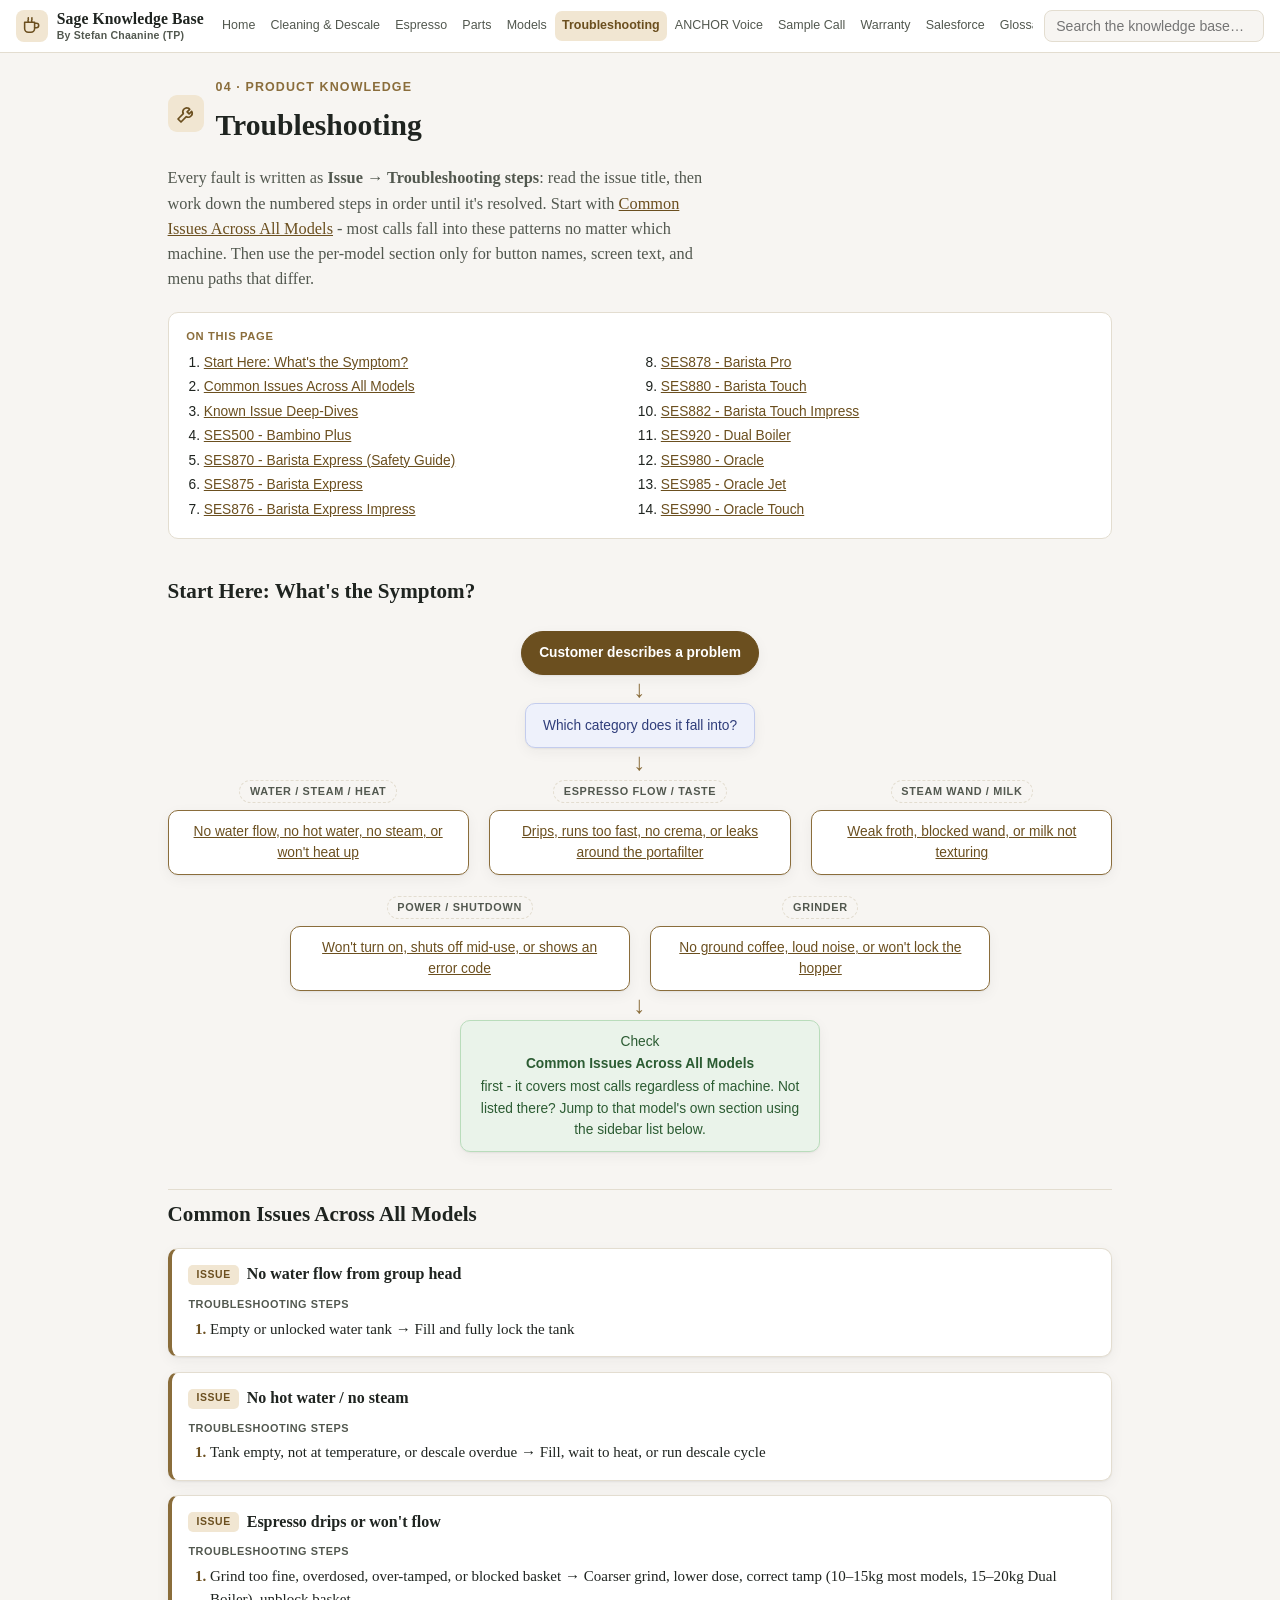
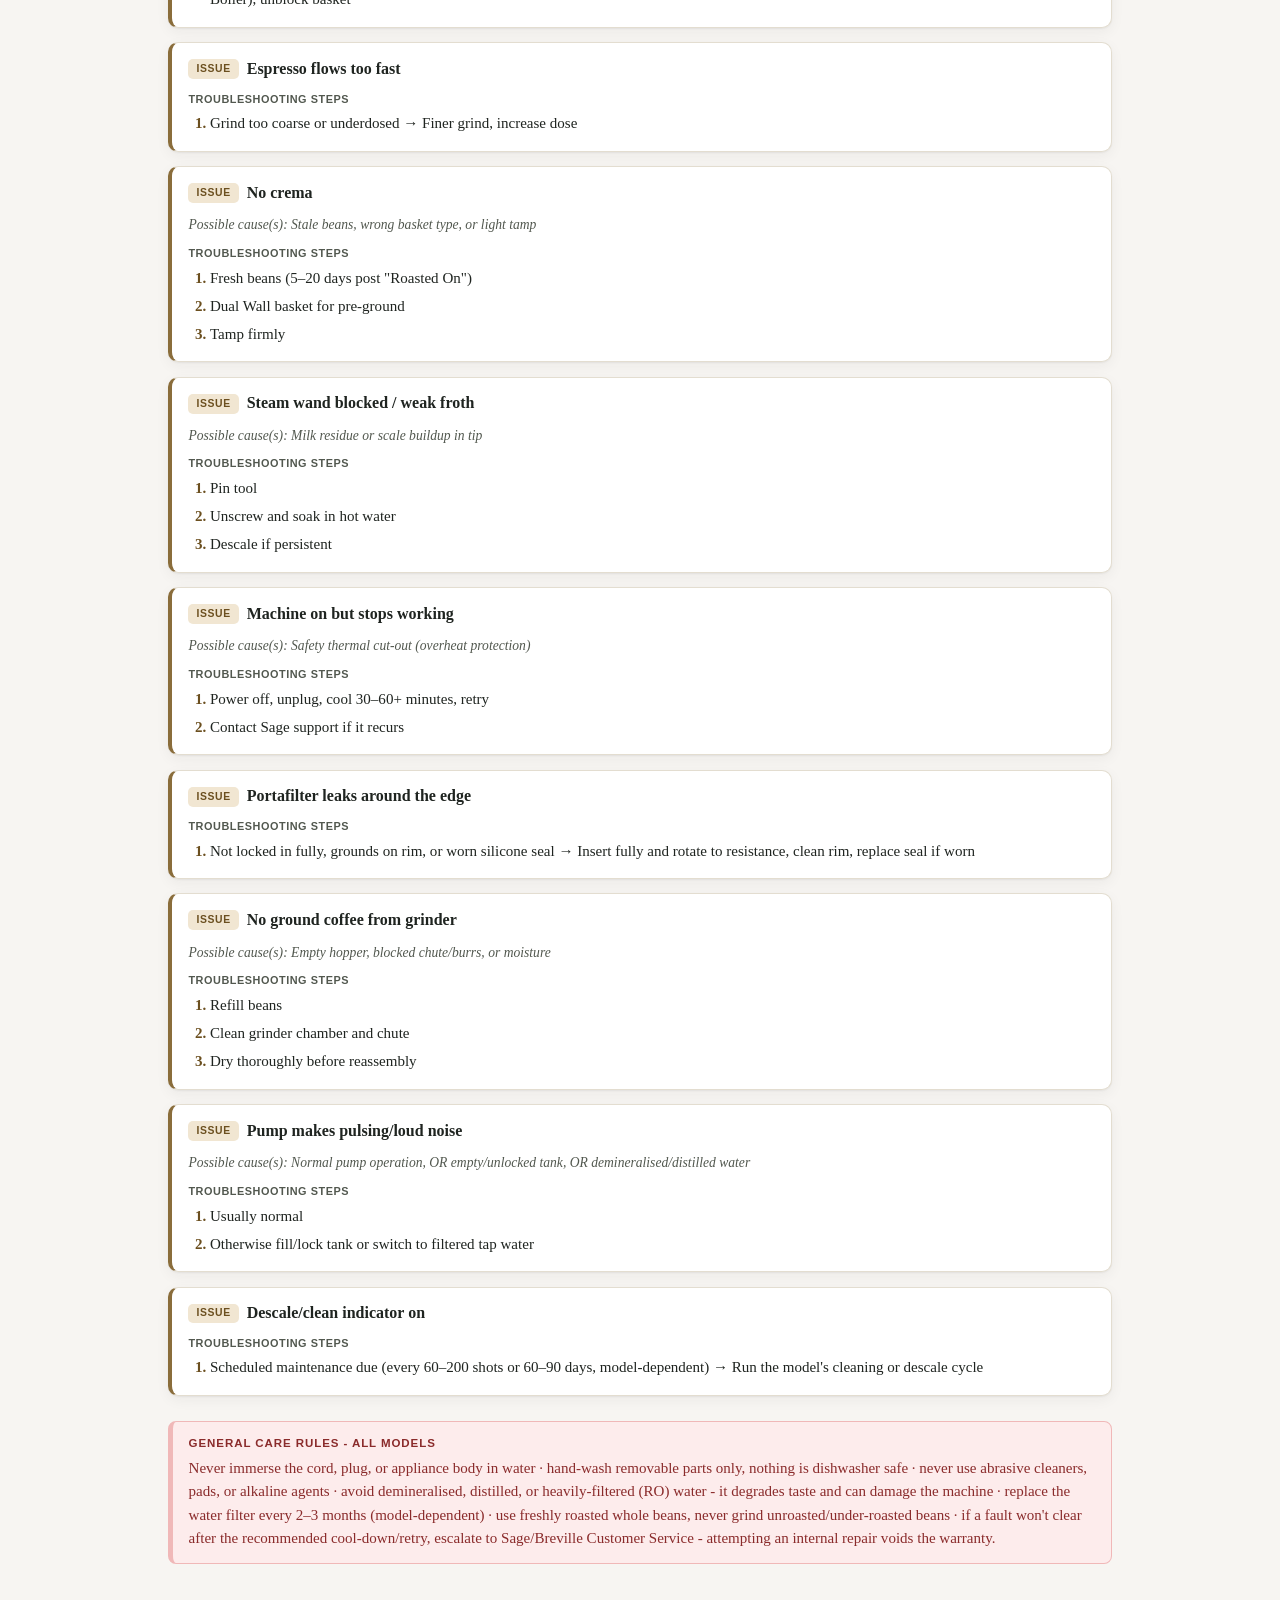
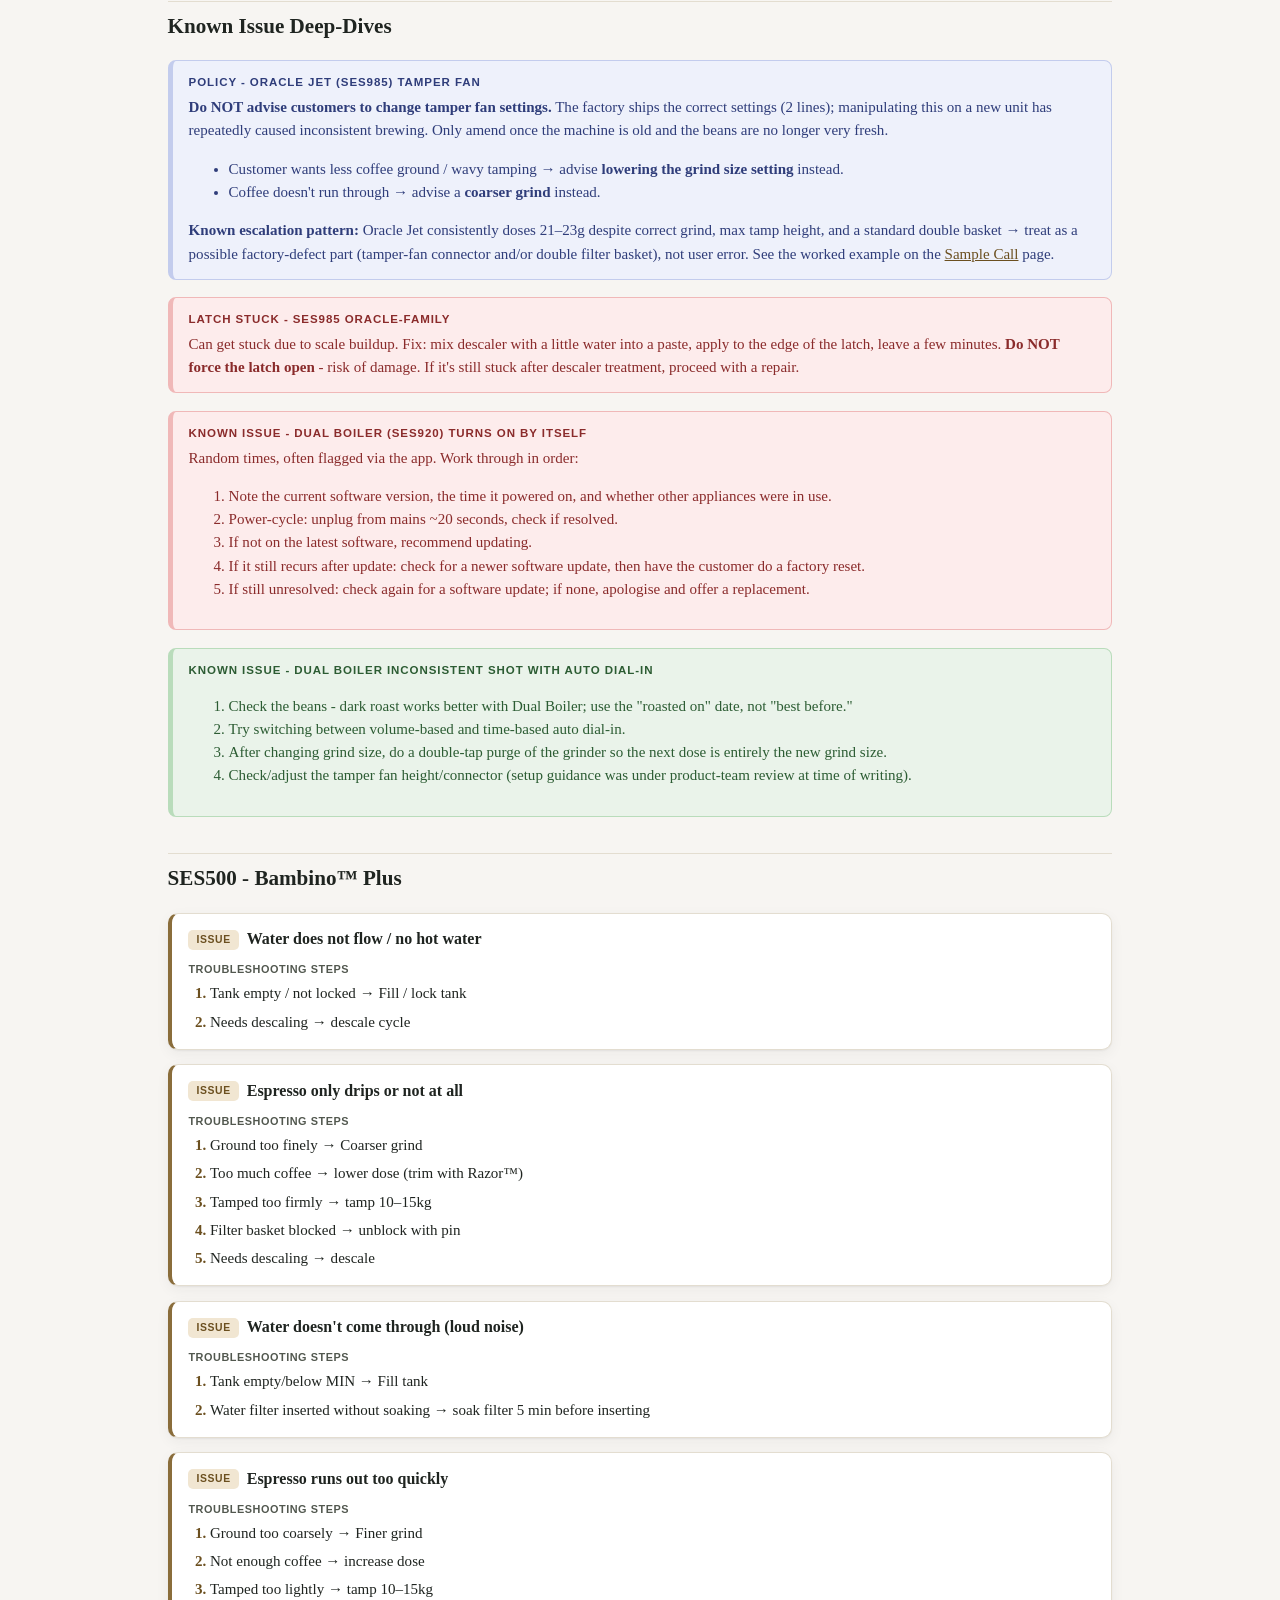
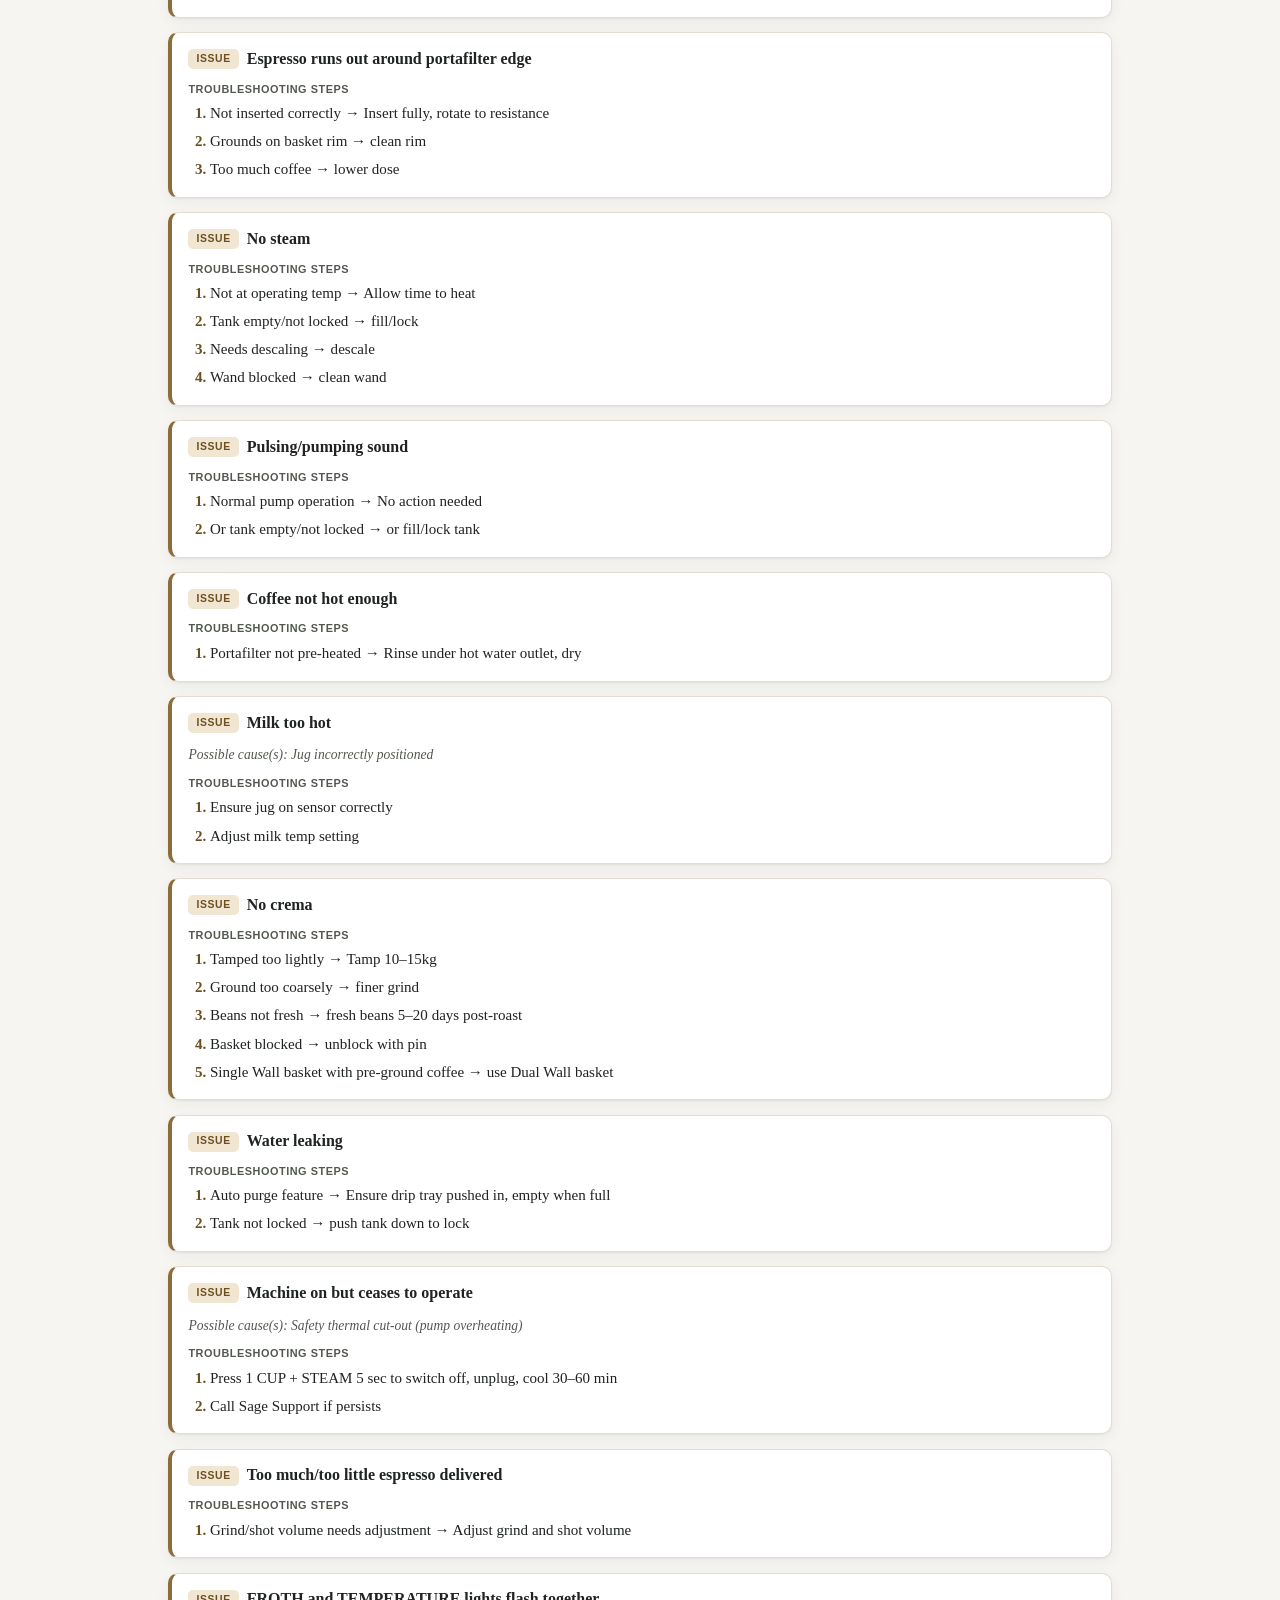
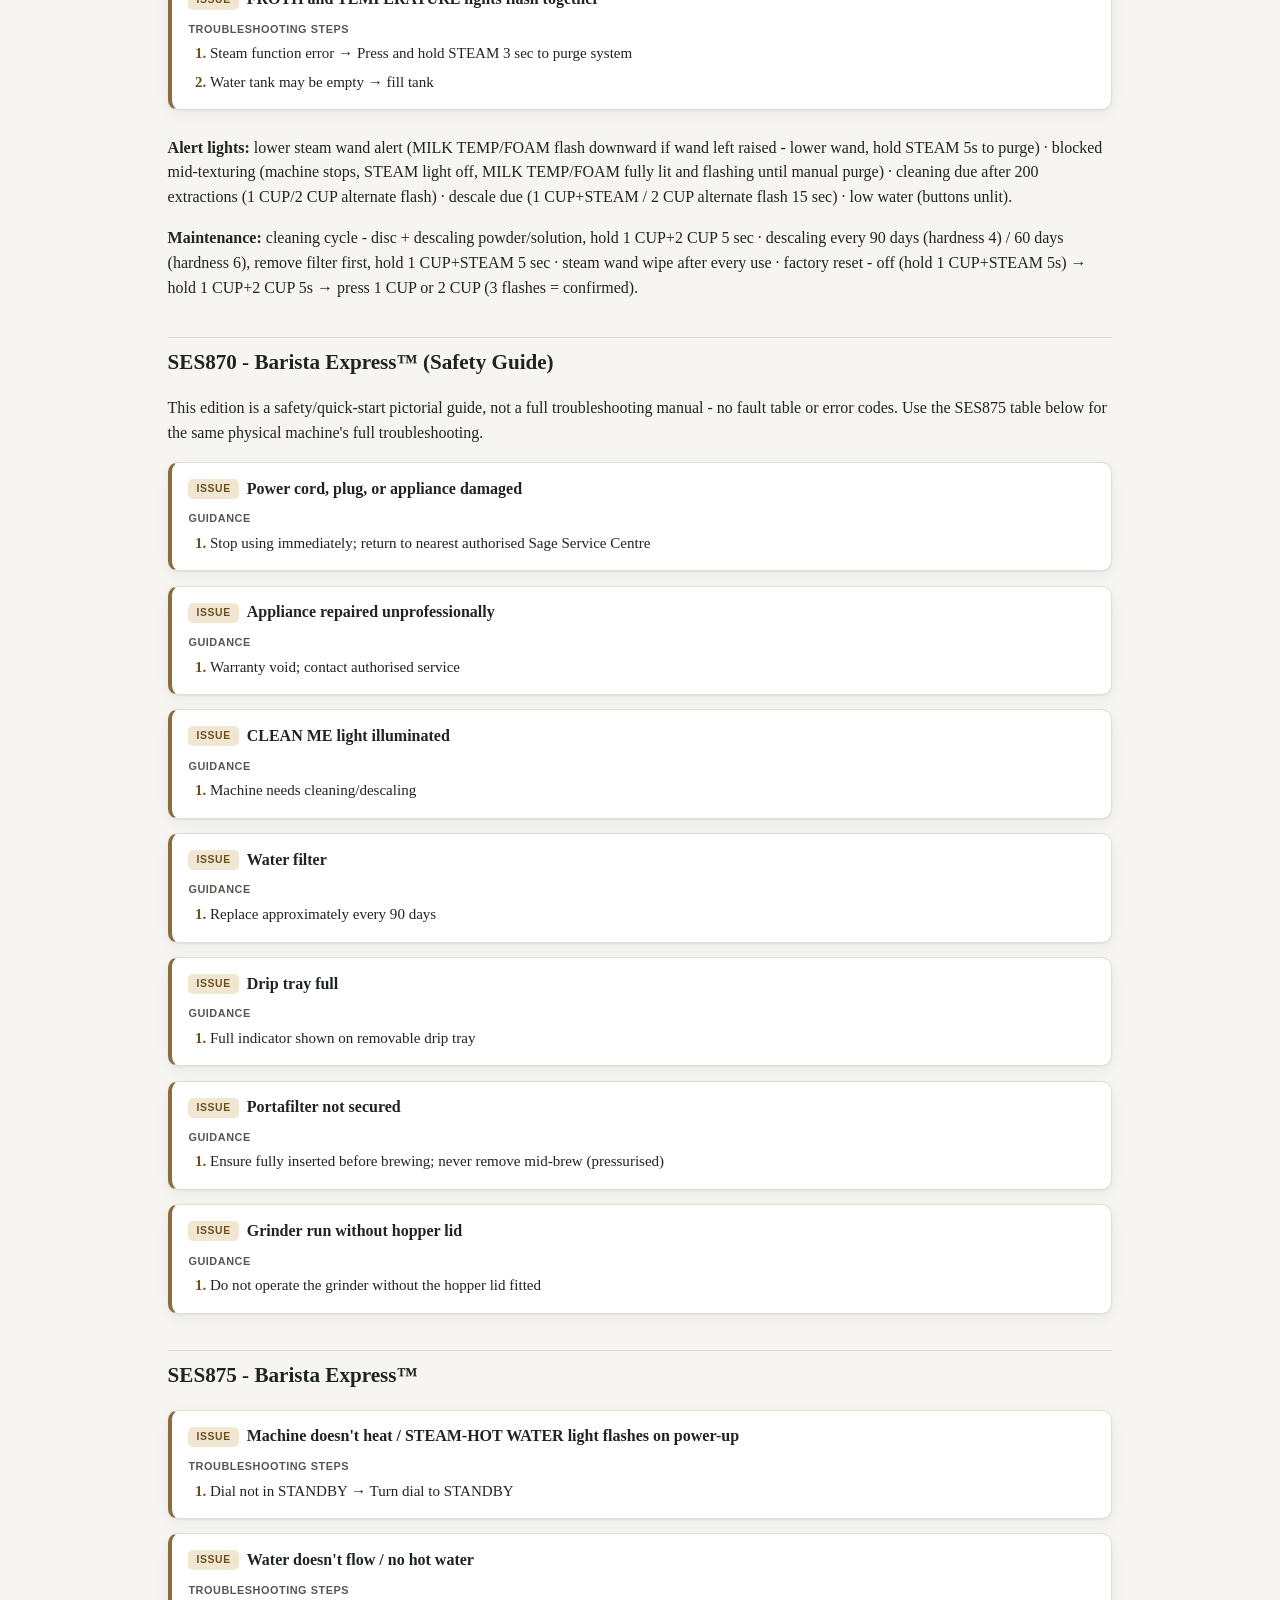
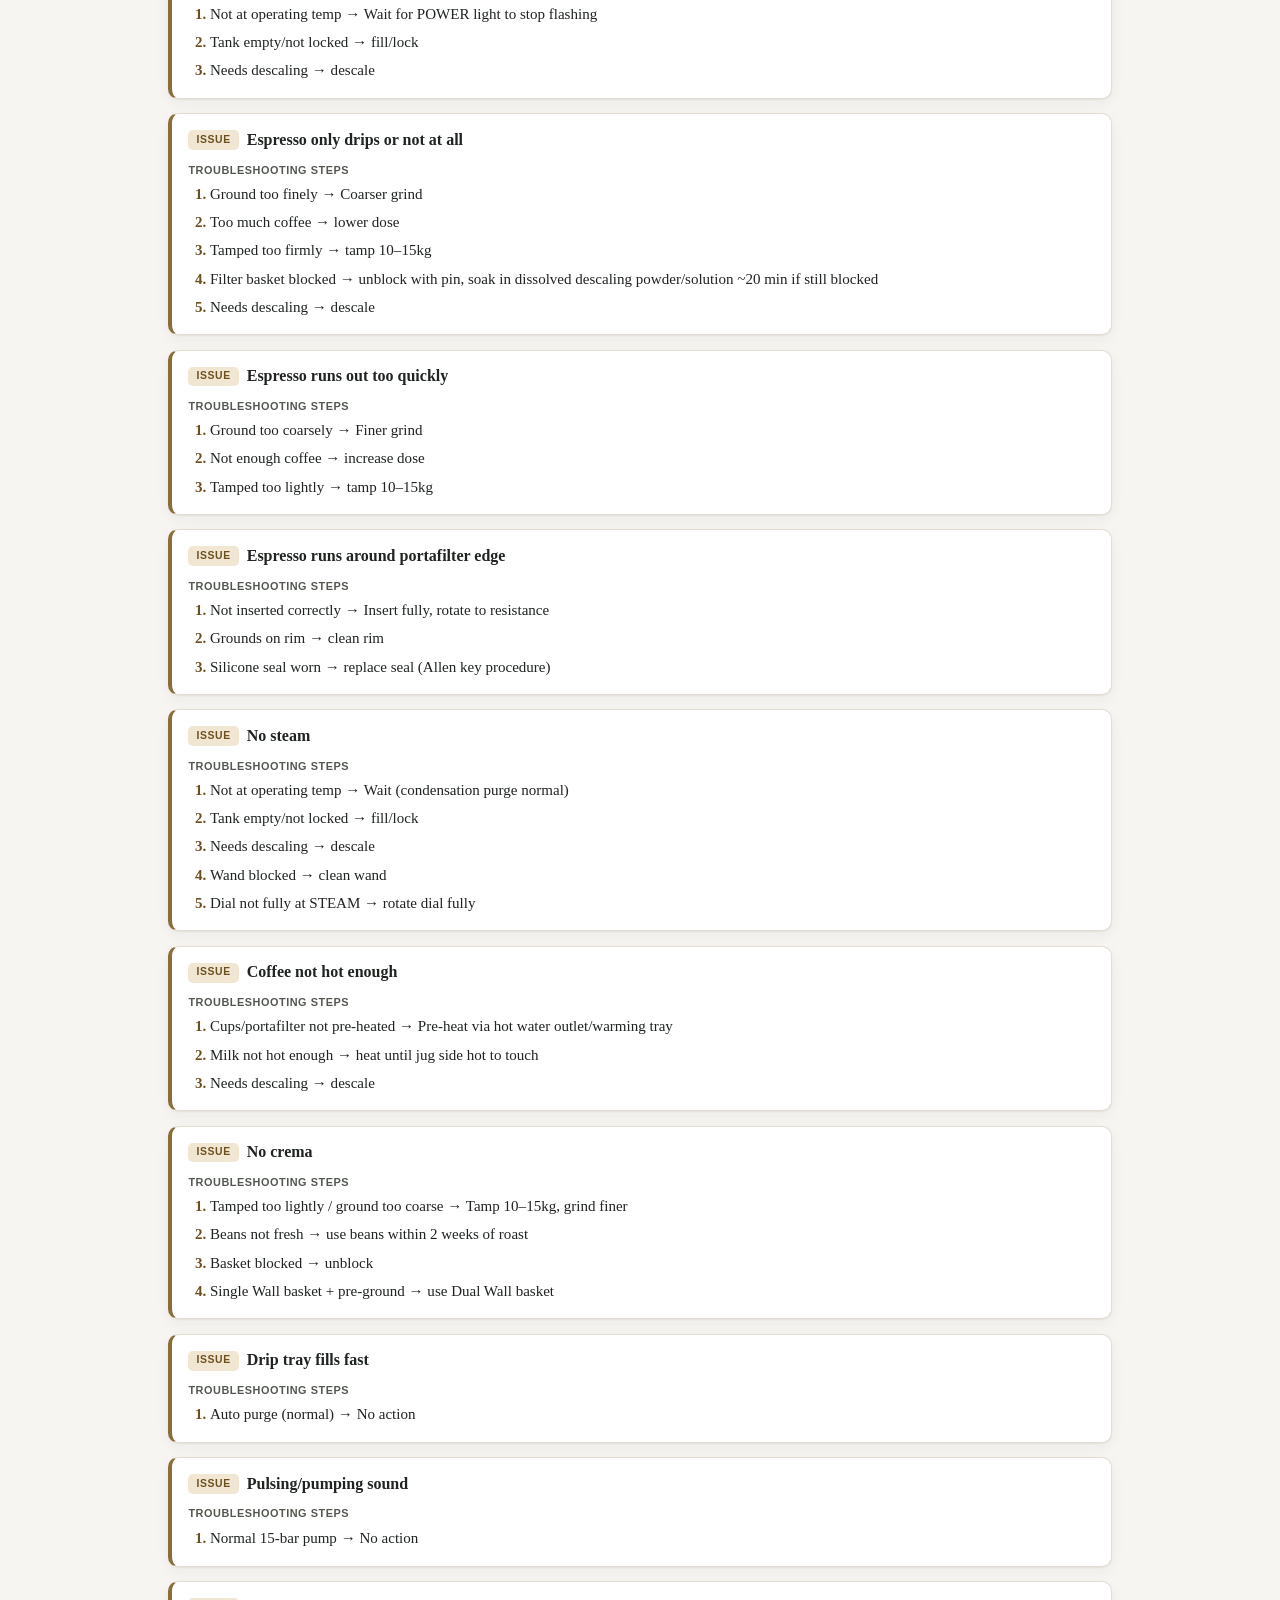
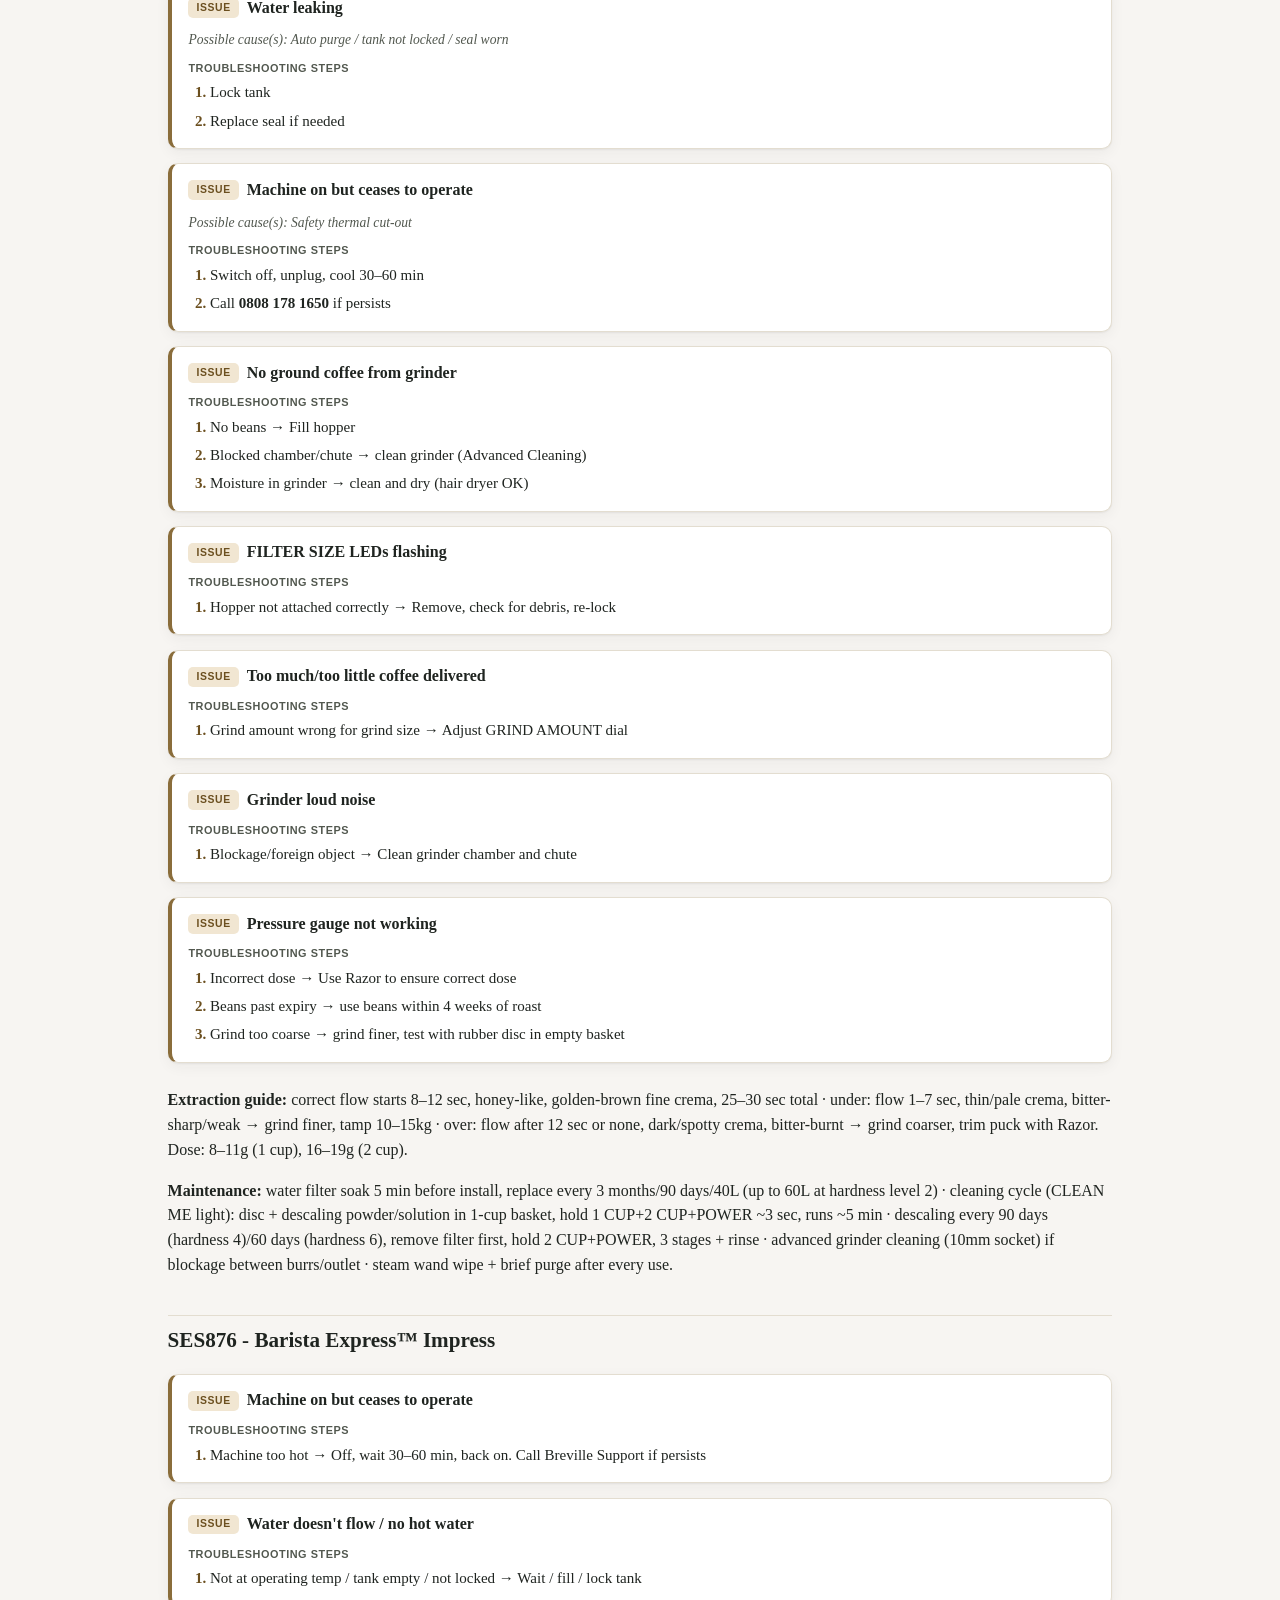
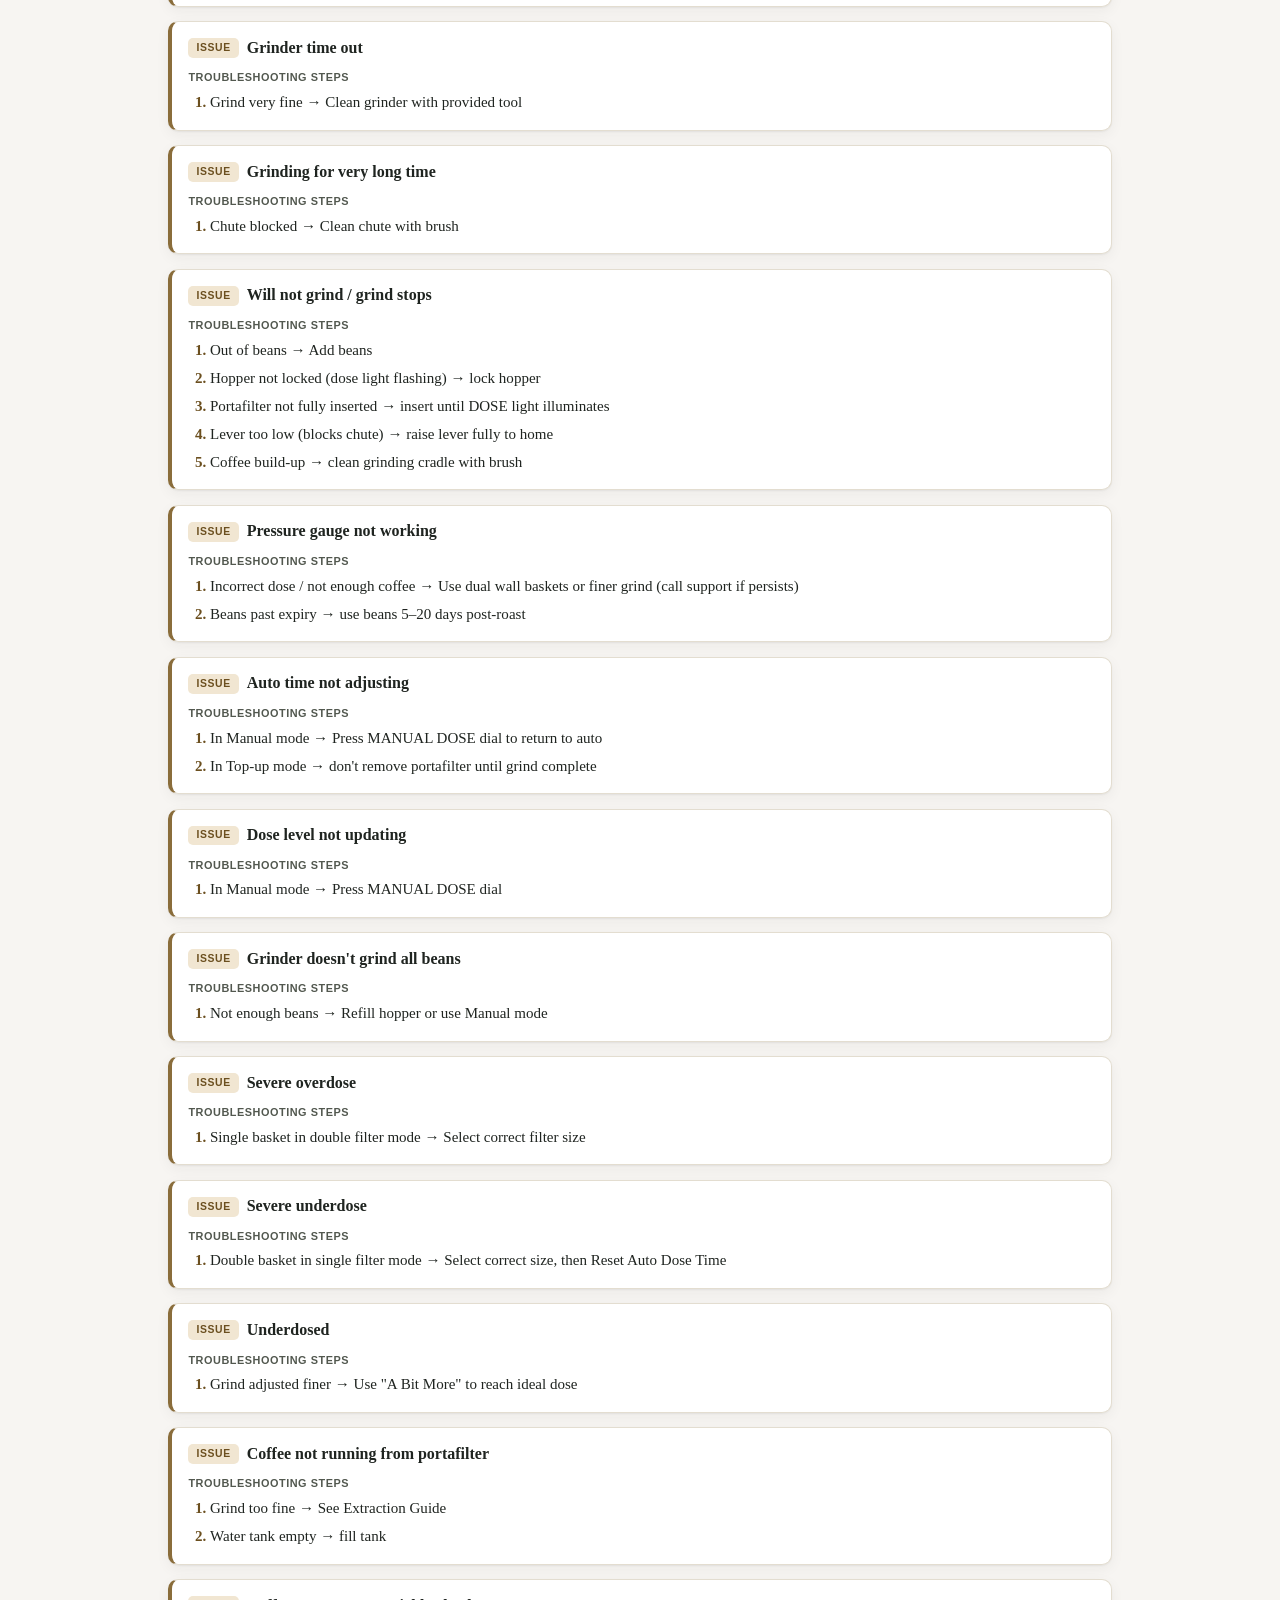
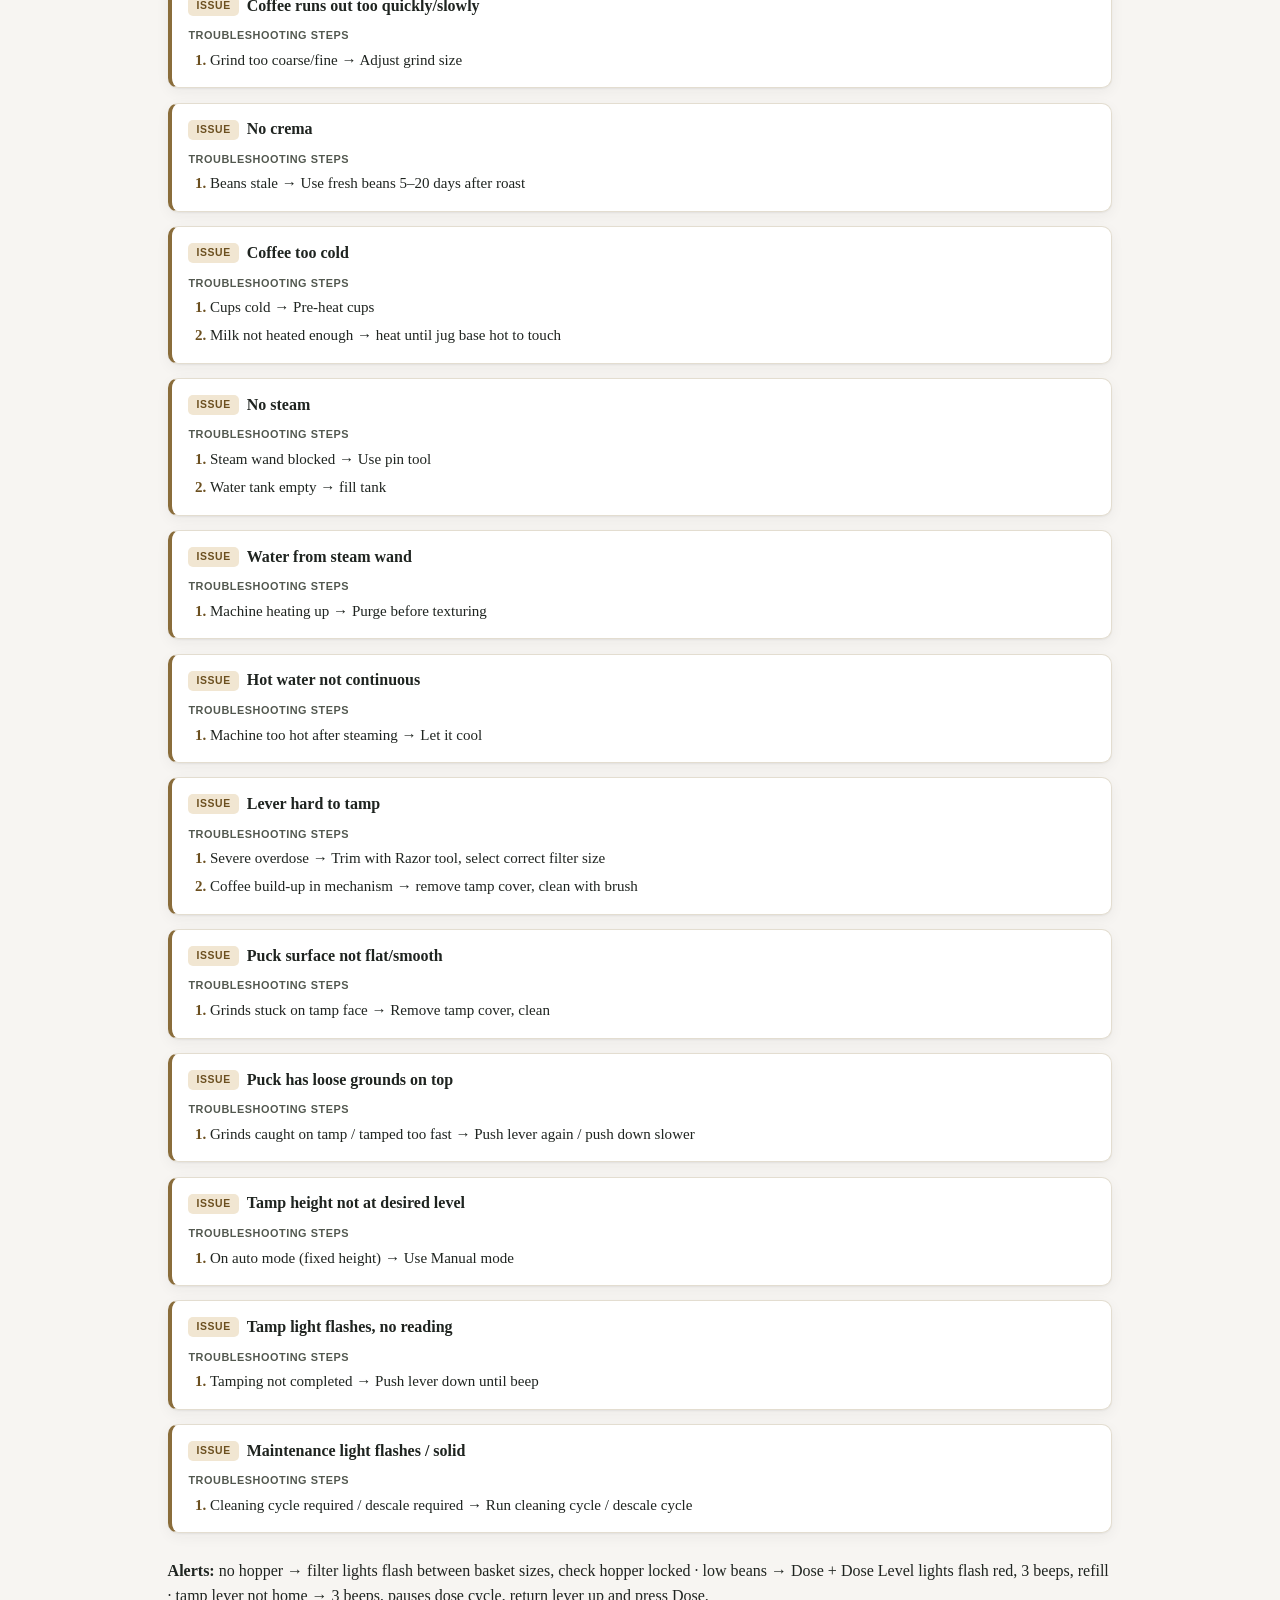
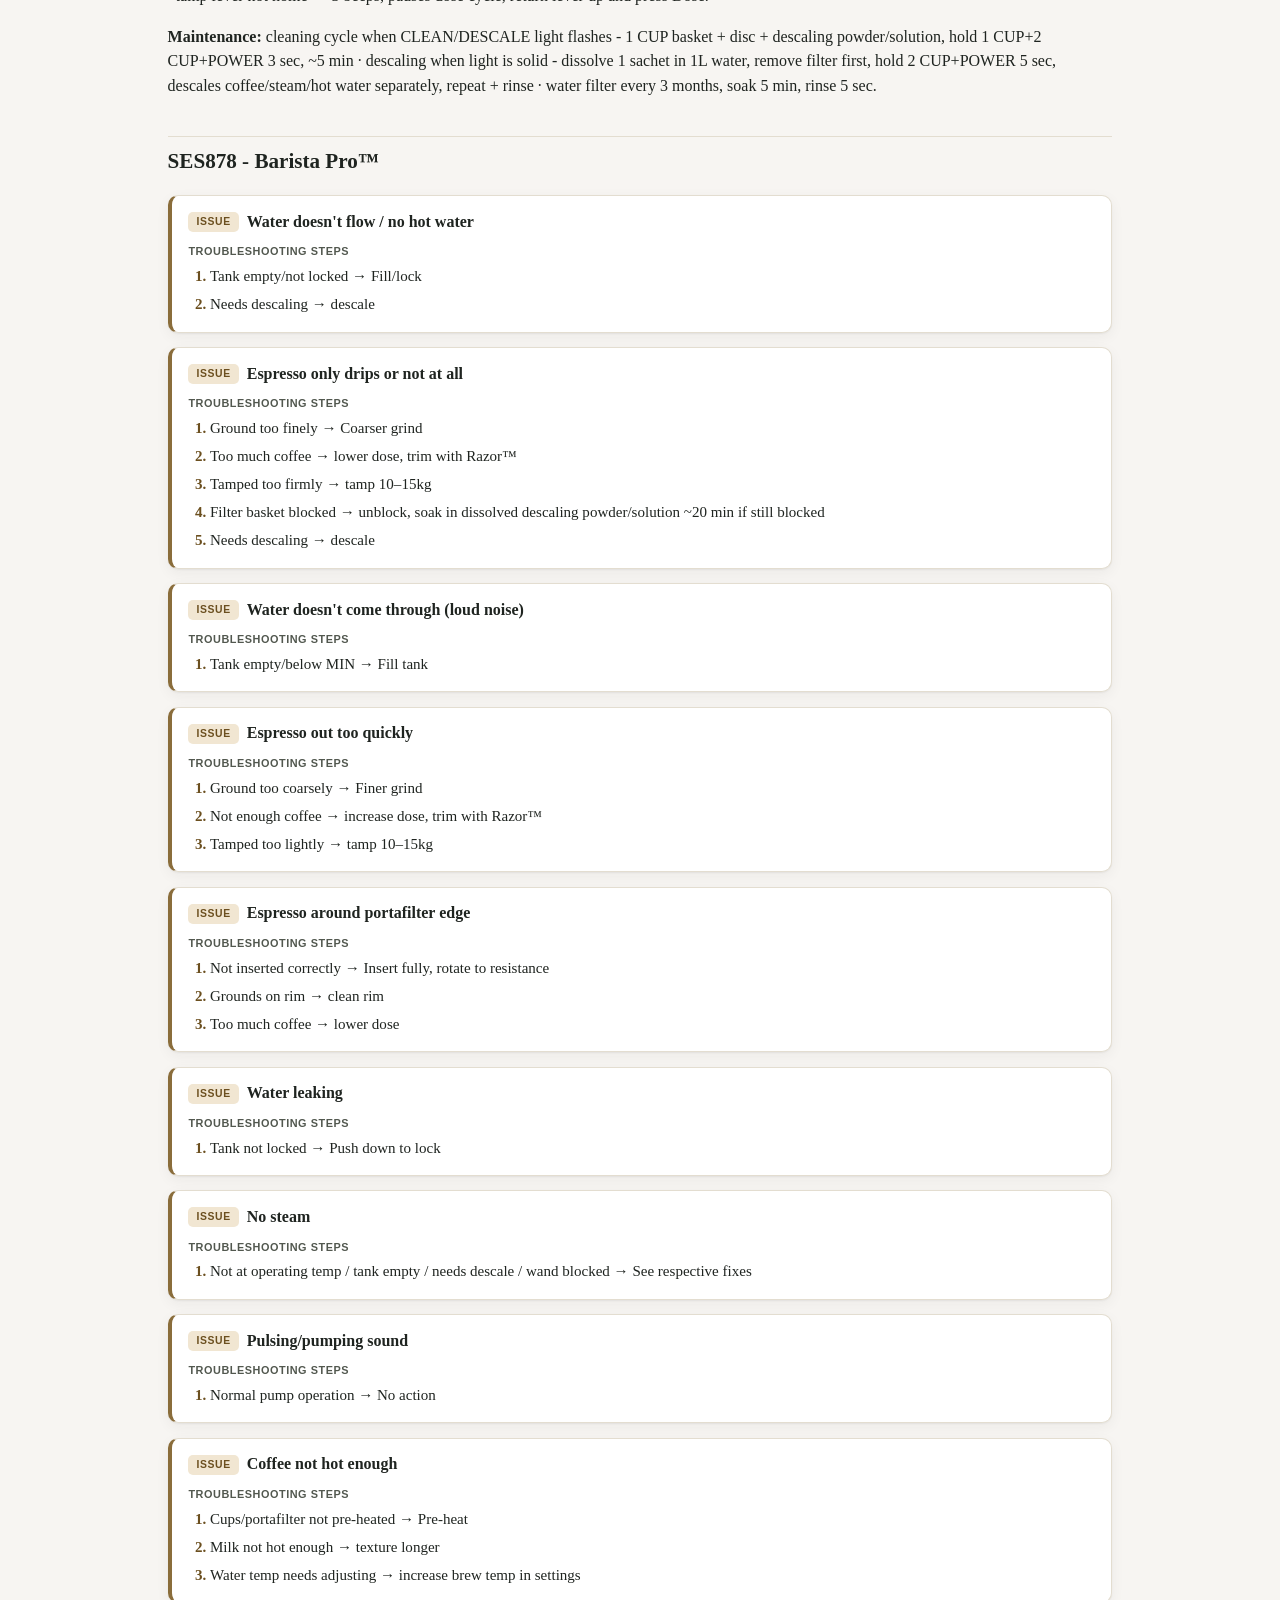
<file: 04-troubleshooting.html>
<!doctype html>
<html lang="en">
<head>
<meta charset="utf-8">
<meta name="viewport" content="width=device-width, initial-scale=1">
<title>Troubleshooting - Sage Knowledge Base</title>
<link rel="stylesheet" href="style.css">
</head>
<body>
<header class="site-header">
  <div class="site-header-inner">
    <a class="brand" href="index.html">
      <span class="brand-icon"><svg viewBox="0 0 24 24" fill="none" stroke="currentColor" stroke-width="1.7" stroke-linecap="round" stroke-linejoin="round"><path d="M4 8h11v7a4 4 0 0 1-4 4H8a4 4 0 0 1-4-4V8Z"/><path d="M15 9h2a2.5 2.5 0 0 1 0 5h-2"/><path class="steam-line" d="M8 3c-.4.8.4 1.2 0 2S7.6 6.8 8 7.6"/><path class="steam-line" style="animation-delay:.5s" d="M12 3c-.4.8.4 1.2 0 2s-.4 1.8 0 2.6"/></svg></span>
      <span class="brand-text">
        <span class="brand-title">Sage Knowledge Base</span>
        <span class="brand-sub">By Stefan Chaanine (TP)</span>
      </span>
    </a>
    <nav class="site-nav">
      <a href="index.html">Home</a>
      <a href="00-descaling-cleaning.html">Cleaning &amp; Descale</a>
      <a href="01-espresso-fundamentals.html">Espresso</a>
      <a href="02-machine-components.html">Parts</a>
      <a href="03-model-specs.html">Models</a>
      <a href="04-troubleshooting.html">Troubleshooting</a>
      <a href="05-customer-care-voice.html">ANCHOR Voice</a>
      <a href="06-sample-call.html">Sample Call</a>
      <a href="07-warranty-goodwill.html">Warranty</a>
      <a href="08-salesforce-process.html">Salesforce</a>
      <a href="09-glossary-team-ops.html">Glossary/Ops</a>
      <a href="10-cram-sheet.html">Cram Sheet</a>
    </nav>
    <div class="search-wrap">
      <input id="kb-search" type="text" placeholder="Search the knowledge base…" autocomplete="off">
      <div id="kb-search-results" class="search-results"></div>
    </div>
  </div>
</header>

<main>
  <div class="h1-row">
    <span class="page-icon"><svg viewBox="0 0 24 24" fill="none" stroke="currentColor" stroke-width="1.7" stroke-linecap="round" stroke-linejoin="round"><path d="M14.7 6.3a4 4 0 0 0-5.4 5.4L4 17l3 3 5.3-5.3a4 4 0 0 0 5.4-5.4l-2.6 2.6-2-2 2.6-2.6Z"/></svg></span>
    <h1><span class="kicker">04 · Product Knowledge</span>Troubleshooting</h1>
  </div>
  <p class="page-intro">Every fault is written as <strong>Issue &rarr; Troubleshooting steps</strong>: read the issue title, then work down the numbered steps in order until it's resolved. Start with <a href="#common-issues">Common Issues Across All Models</a> - most calls fall into these patterns no matter which machine. Then use the per-model section only for button names, screen text, and menu paths that differ.</p>

  <div class="toc">
    <div class="toc-label">On this page</div>
    <ol>
      <li><a href="#symptom-router">Start Here: What's the Symptom?</a></li>
      <li><a href="#common-issues">Common Issues Across All Models</a></li>
      <li><a href="#known-issues">Known Issue Deep-Dives</a></li>
      <li><a href="#ses500">SES500 - Bambino Plus</a></li>
      <li><a href="#ses870">SES870 - Barista Express (Safety Guide)</a></li>
      <li><a href="#ses875">SES875 - Barista Express</a></li>
      <li><a href="#ses876">SES876 - Barista Express Impress</a></li>
      <li><a href="#ses878">SES878 - Barista Pro</a></li>
      <li><a href="#ses880">SES880 - Barista Touch</a></li>
      <li><a href="#ses882">SES882 - Barista Touch Impress</a></li>
      <li><a href="#ses920">SES920 - Dual Boiler</a></li>
      <li><a href="#ses980">SES980 - Oracle</a></li>
      <li><a href="#ses985">SES985 - Oracle Jet</a></li>
      <li><a href="#ses990">SES990 - Oracle Touch</a></li>
    </ol>
  </div>

  <h2 id="symptom-router">Start Here: What's the Symptom?</h2>
  <div class="flowchart">
    <div class="fc-box start-end">Customer describes a problem</div>
    <div class="fc-arrow-down">&darr;</div>
    <div class="fc-box decision">Which category does it fall into?</div>
    <div class="fc-arrow-down">&darr;</div>
    <div class="fc-branch">
      <div class="fc-branch-col">
        <span class="fc-branch-label">Water / steam / heat</span>
        <a class="fc-box" href="#common-issues">No water flow, no hot water, no steam, or won't heat up</a>
      </div>
      <div class="fc-branch-col">
        <span class="fc-branch-label">Espresso flow / taste</span>
        <a class="fc-box" href="#common-issues">Drips, runs too fast, no crema, or leaks around the portafilter</a>
      </div>
      <div class="fc-branch-col">
        <span class="fc-branch-label">Steam wand / milk</span>
        <a class="fc-box" href="#common-issues">Weak froth, blocked wand, or milk not texturing</a>
      </div>
      <div class="fc-branch-col">
        <span class="fc-branch-label">Power / shutdown</span>
        <a class="fc-box" href="#common-issues">Won't turn on, shuts off mid-use, or shows an error code</a>
      </div>
      <div class="fc-branch-col">
        <span class="fc-branch-label">Grinder</span>
        <a class="fc-box" href="#common-issues">No ground coffee, loud noise, or won't lock the hopper</a>
      </div>
    </div>
    <div class="fc-arrow-down">&darr;</div>
    <div class="fc-box outcome-good">Check <strong>Common Issues Across All Models</strong> first - it covers most calls regardless of machine. Not listed there? Jump to that model's own section using the sidebar list below.</div>
  </div>

  <h2 id="common-issues">Common Issues Across All Models</h2>
  <div class="issue-list">
  <div class="issue-card">
    <h4><span class="issue-tag">Issue</span> No water flow from group head</h4>
    <div class="steps-label">Troubleshooting steps</div>
    <ol class="steps">
      <li>Empty or unlocked water tank &rarr; Fill and fully lock the tank</li>
    </ol>
  </div>
  <div class="issue-card">
    <h4><span class="issue-tag">Issue</span> No hot water / no steam</h4>
    <div class="steps-label">Troubleshooting steps</div>
    <ol class="steps">
      <li>Tank empty, not at temperature, or descale overdue &rarr; Fill, wait to heat, or run descale cycle</li>
    </ol>
  </div>
  <div class="issue-card">
    <h4><span class="issue-tag">Issue</span> Espresso drips or won't flow</h4>
    <div class="steps-label">Troubleshooting steps</div>
    <ol class="steps">
      <li>Grind too fine, overdosed, over-tamped, or blocked basket &rarr; Coarser grind, lower dose, correct tamp (10–15kg most models, 15–20kg Dual Boiler), unblock basket</li>
    </ol>
  </div>
  <div class="issue-card">
    <h4><span class="issue-tag">Issue</span> Espresso flows too fast</h4>
    <div class="steps-label">Troubleshooting steps</div>
    <ol class="steps">
      <li>Grind too coarse or underdosed &rarr; Finer grind, increase dose</li>
    </ol>
  </div>
  <div class="issue-card">
    <h4><span class="issue-tag">Issue</span> No crema</h4>
    <p class="issue-cause"><em>Possible cause(s): Stale beans, wrong basket type, or light tamp</em></p>
    <div class="steps-label">Troubleshooting steps</div>
    <ol class="steps">
      <li>Fresh beans (5–20 days post "Roasted On")</li>
      <li>Dual Wall basket for pre-ground</li>
      <li>Tamp firmly</li>
    </ol>
  </div>
  <div class="issue-card">
    <h4><span class="issue-tag">Issue</span> Steam wand blocked / weak froth</h4>
    <p class="issue-cause"><em>Possible cause(s): Milk residue or scale buildup in tip</em></p>
    <div class="steps-label">Troubleshooting steps</div>
    <ol class="steps">
      <li>Pin tool</li>
      <li>Unscrew and soak in hot water</li>
      <li>Descale if persistent</li>
    </ol>
  </div>
  <div class="issue-card">
    <h4><span class="issue-tag">Issue</span> Machine on but stops working</h4>
    <p class="issue-cause"><em>Possible cause(s): Safety thermal cut-out (overheat protection)</em></p>
    <div class="steps-label">Troubleshooting steps</div>
    <ol class="steps">
      <li>Power off, unplug, cool 30–60+ minutes, retry</li>
      <li>Contact Sage support if it recurs</li>
    </ol>
  </div>
  <div class="issue-card">
    <h4><span class="issue-tag">Issue</span> Portafilter leaks around the edge</h4>
    <div class="steps-label">Troubleshooting steps</div>
    <ol class="steps">
      <li>Not locked in fully, grounds on rim, or worn silicone seal &rarr; Insert fully and rotate to resistance, clean rim, replace seal if worn</li>
    </ol>
  </div>
  <div class="issue-card">
    <h4><span class="issue-tag">Issue</span> No ground coffee from grinder</h4>
    <p class="issue-cause"><em>Possible cause(s): Empty hopper, blocked chute/burrs, or moisture</em></p>
    <div class="steps-label">Troubleshooting steps</div>
    <ol class="steps">
      <li>Refill beans</li>
      <li>Clean grinder chamber and chute</li>
      <li>Dry thoroughly before reassembly</li>
    </ol>
  </div>
  <div class="issue-card">
    <h4><span class="issue-tag">Issue</span> Pump makes pulsing/loud noise</h4>
    <p class="issue-cause"><em>Possible cause(s): Normal pump operation, OR empty/unlocked tank, OR demineralised/distilled water</em></p>
    <div class="steps-label">Troubleshooting steps</div>
    <ol class="steps">
      <li>Usually normal</li>
      <li>Otherwise fill/lock tank or switch to filtered tap water</li>
    </ol>
  </div>
  <div class="issue-card">
    <h4><span class="issue-tag">Issue</span> Descale/clean indicator on</h4>
    <div class="steps-label">Troubleshooting steps</div>
    <ol class="steps">
      <li>Scheduled maintenance due (every 60–200 shots or 60–90 days, model-dependent) &rarr; Run the model's cleaning or descale cycle</li>
    </ol>
  </div>
  </div>
  <div class="callout warn">
    <span class="callout-label">General care rules - all models</span>
    Never immerse the cord, plug, or appliance body in water · hand-wash removable parts only, nothing is dishwasher safe · never use abrasive cleaners, pads, or alkaline agents · avoid demineralised, distilled, or heavily-filtered (RO) water - it degrades taste and can damage the machine · replace the water filter every 2–3 months (model-dependent) · use freshly roasted whole beans, never grind unroasted/under-roasted beans · if a fault won't clear after the recommended cool-down/retry, escalate to Sage/Breville Customer Service - attempting an internal repair voids the warranty.
  </div>

  <h2 id="known-issues">Known Issue Deep-Dives</h2>

  <div class="callout policy" id="oracle-jet-tamper-fan">
    <span class="callout-label">Policy - Oracle Jet (SES985) tamper fan</span>
    <strong>Do NOT advise customers to change tamper fan settings.</strong> The factory ships the correct settings (2 lines); manipulating this on a new unit has repeatedly caused inconsistent brewing. Only amend once the machine is old and the beans are no longer very fresh.
    <ul>
      <li>Customer wants less coffee ground / wavy tamping → advise <strong>lowering the grind size setting</strong> instead.</li>
      <li>Coffee doesn't run through → advise a <strong>coarser grind</strong> instead.</li>
    </ul>
    <strong>Known escalation pattern:</strong> Oracle Jet consistently doses 21–23g despite correct grind, max tamp height, and a standard double basket → treat as a possible factory-defect part (tamper-fan connector and/or double filter basket), not user error. See the worked example on the <a href="06-sample-call.html">Sample Call</a> page.
  </div>

  <div class="callout warn" id="latch-stuck">
    <span class="callout-label">Latch stuck - SES985 Oracle-family</span>
    Can get stuck due to scale buildup. Fix: mix descaler with a little water into a paste, apply to the edge of the latch, leave a few minutes. <strong>Do NOT force the latch open</strong> - risk of damage. If it's still stuck after descaler treatment, proceed with a repair.
  </div>

  <div class="callout warn" id="dual-boiler-self-power">
    <span class="callout-label">Known issue - Dual Boiler (SES920) turns on by itself</span>
    Random times, often flagged via the app. Work through in order:
    <ol>
      <li>Note the current software version, the time it powered on, and whether other appliances were in use.</li>
      <li>Power-cycle: unplug from mains ~20 seconds, check if resolved.</li>
      <li>If not on the latest software, recommend updating.</li>
      <li>If it still recurs after update: check for a newer software update, then have the customer do a factory reset.</li>
      <li>If still unresolved: check again for a software update; if none, apologise and offer a replacement.</li>
    </ol>
  </div>

  <div class="callout tip" id="dual-boiler-inconsistent-shot">
    <span class="callout-label">Known issue - Dual Boiler inconsistent shot with auto dial-in</span>
    <ol>
      <li>Check the beans - dark roast works better with Dual Boiler; use the "roasted on" date, not "best before."</li>
      <li>Try switching between volume-based and time-based auto dial-in.</li>
      <li>After changing grind size, do a double-tap purge of the grinder so the next dose is entirely the new grind size.</li>
      <li>Check/adjust the tamper fan height/connector (setup guidance was under product-team review at time of writing).</li>
    </ol>
  </div>

  <h2 id="ses500">SES500 - Bambino™ Plus</h2>
  <div class="issue-list">
  <div class="issue-card">
    <h4><span class="issue-tag">Issue</span> Water does not flow / no hot water</h4>
    <div class="steps-label">Troubleshooting steps</div>
    <ol class="steps">
      <li>Tank empty / not locked &rarr; Fill / lock tank</li>
      <li>Needs descaling &rarr; descale cycle</li>
    </ol>
  </div>
  <div class="issue-card">
    <h4><span class="issue-tag">Issue</span> Espresso only drips or not at all</h4>
    <div class="steps-label">Troubleshooting steps</div>
    <ol class="steps">
      <li>Ground too finely &rarr; Coarser grind</li>
      <li>Too much coffee &rarr; lower dose (trim with Razor™)</li>
      <li>Tamped too firmly &rarr; tamp 10–15kg</li>
      <li>Filter basket blocked &rarr; unblock with pin</li>
      <li>Needs descaling &rarr; descale</li>
    </ol>
  </div>
  <div class="issue-card">
    <h4><span class="issue-tag">Issue</span> Water doesn't come through (loud noise)</h4>
    <div class="steps-label">Troubleshooting steps</div>
    <ol class="steps">
      <li>Tank empty/below MIN &rarr; Fill tank</li>
      <li>Water filter inserted without soaking &rarr; soak filter 5 min before inserting</li>
    </ol>
  </div>
  <div class="issue-card">
    <h4><span class="issue-tag">Issue</span> Espresso runs out too quickly</h4>
    <div class="steps-label">Troubleshooting steps</div>
    <ol class="steps">
      <li>Ground too coarsely &rarr; Finer grind</li>
      <li>Not enough coffee &rarr; increase dose</li>
      <li>Tamped too lightly &rarr; tamp 10–15kg</li>
    </ol>
  </div>
  <div class="issue-card">
    <h4><span class="issue-tag">Issue</span> Espresso runs out around portafilter edge</h4>
    <div class="steps-label">Troubleshooting steps</div>
    <ol class="steps">
      <li>Not inserted correctly &rarr; Insert fully, rotate to resistance</li>
      <li>Grounds on basket rim &rarr; clean rim</li>
      <li>Too much coffee &rarr; lower dose</li>
    </ol>
  </div>
  <div class="issue-card">
    <h4><span class="issue-tag">Issue</span> No steam</h4>
    <div class="steps-label">Troubleshooting steps</div>
    <ol class="steps">
      <li>Not at operating temp &rarr; Allow time to heat</li>
      <li>Tank empty/not locked &rarr; fill/lock</li>
      <li>Needs descaling &rarr; descale</li>
      <li>Wand blocked &rarr; clean wand</li>
    </ol>
  </div>
  <div class="issue-card">
    <h4><span class="issue-tag">Issue</span> Pulsing/pumping sound</h4>
    <div class="steps-label">Troubleshooting steps</div>
    <ol class="steps">
      <li>Normal pump operation &rarr; No action needed</li>
      <li>Or tank empty/not locked &rarr; or fill/lock tank</li>
    </ol>
  </div>
  <div class="issue-card">
    <h4><span class="issue-tag">Issue</span> Coffee not hot enough</h4>
    <div class="steps-label">Troubleshooting steps</div>
    <ol class="steps">
      <li>Portafilter not pre-heated &rarr; Rinse under hot water outlet, dry</li>
    </ol>
  </div>
  <div class="issue-card">
    <h4><span class="issue-tag">Issue</span> Milk too hot</h4>
    <p class="issue-cause"><em>Possible cause(s): Jug incorrectly positioned</em></p>
    <div class="steps-label">Troubleshooting steps</div>
    <ol class="steps">
      <li>Ensure jug on sensor correctly</li>
      <li>Adjust milk temp setting</li>
    </ol>
  </div>
  <div class="issue-card">
    <h4><span class="issue-tag">Issue</span> No crema</h4>
    <div class="steps-label">Troubleshooting steps</div>
    <ol class="steps">
      <li>Tamped too lightly &rarr; Tamp 10–15kg</li>
      <li>Ground too coarsely &rarr; finer grind</li>
      <li>Beans not fresh &rarr; fresh beans 5–20 days post-roast</li>
      <li>Basket blocked &rarr; unblock with pin</li>
      <li>Single Wall basket with pre-ground coffee &rarr; use Dual Wall basket</li>
    </ol>
  </div>
  <div class="issue-card">
    <h4><span class="issue-tag">Issue</span> Water leaking</h4>
    <div class="steps-label">Troubleshooting steps</div>
    <ol class="steps">
      <li>Auto purge feature &rarr; Ensure drip tray pushed in, empty when full</li>
      <li>Tank not locked &rarr; push tank down to lock</li>
    </ol>
  </div>
  <div class="issue-card">
    <h4><span class="issue-tag">Issue</span> Machine on but ceases to operate</h4>
    <p class="issue-cause"><em>Possible cause(s): Safety thermal cut-out (pump overheating)</em></p>
    <div class="steps-label">Troubleshooting steps</div>
    <ol class="steps">
      <li>Press 1 CUP + STEAM 5 sec to switch off, unplug, cool 30–60 min</li>
      <li>Call Sage Support if persists</li>
    </ol>
  </div>
  <div class="issue-card">
    <h4><span class="issue-tag">Issue</span> Too much/too little espresso delivered</h4>
    <div class="steps-label">Troubleshooting steps</div>
    <ol class="steps">
      <li>Grind/shot volume needs adjustment &rarr; Adjust grind and shot volume</li>
    </ol>
  </div>
  <div class="issue-card">
    <h4><span class="issue-tag">Issue</span> FROTH and TEMPERATURE lights flash together</h4>
    <div class="steps-label">Troubleshooting steps</div>
    <ol class="steps">
      <li>Steam function error &rarr; Press and hold STEAM 3 sec to purge system</li>
      <li>Water tank may be empty &rarr; fill tank</li>
    </ol>
  </div>
  </div>
  <p><strong>Alert lights:</strong> lower steam wand alert (MILK TEMP/FOAM flash downward if wand left raised - lower wand, hold STEAM 5s to purge) · blocked mid-texturing (machine stops, STEAM light off, MILK TEMP/FOAM fully lit and flashing until manual purge) · cleaning due after 200 extractions (1 CUP/2 CUP alternate flash) · descale due (1 CUP+STEAM / 2 CUP alternate flash 15 sec) · low water (buttons unlit).</p>
  <p><strong>Maintenance:</strong> cleaning cycle - disc + descaling powder/solution, hold 1 CUP+2 CUP 5 sec · descaling every 90 days (hardness 4) / 60 days (hardness 6), remove filter first, hold 1 CUP+STEAM 5 sec · steam wand wipe after every use · factory reset - off (hold 1 CUP+STEAM 5s) → hold 1 CUP+2 CUP 5s → press 1 CUP or 2 CUP (3 flashes = confirmed).</p>

  <h2 id="ses870">SES870 - Barista Express™ (Safety Guide)</h2>
  <p>This edition is a safety/quick-start pictorial guide, not a full troubleshooting manual - no fault table or error codes. Use the SES875 table below for the same physical machine's full troubleshooting.</p>
  <div class="issue-list">
  <div class="issue-card">
    <h4><span class="issue-tag">Issue</span> Power cord, plug, or appliance damaged</h4>
    <div class="steps-label">Guidance</div>
    <ol class="steps">
      <li>Stop using immediately; return to nearest authorised Sage Service Centre</li>
    </ol>
  </div>
  <div class="issue-card">
    <h4><span class="issue-tag">Issue</span> Appliance repaired unprofessionally</h4>
    <div class="steps-label">Guidance</div>
    <ol class="steps">
      <li>Warranty void; contact authorised service</li>
    </ol>
  </div>
  <div class="issue-card">
    <h4><span class="issue-tag">Issue</span> CLEAN ME light illuminated</h4>
    <div class="steps-label">Guidance</div>
    <ol class="steps">
      <li>Machine needs cleaning/descaling</li>
    </ol>
  </div>
  <div class="issue-card">
    <h4><span class="issue-tag">Issue</span> Water filter</h4>
    <div class="steps-label">Guidance</div>
    <ol class="steps">
      <li>Replace approximately every 90 days</li>
    </ol>
  </div>
  <div class="issue-card">
    <h4><span class="issue-tag">Issue</span> Drip tray full</h4>
    <div class="steps-label">Guidance</div>
    <ol class="steps">
      <li>Full indicator shown on removable drip tray</li>
    </ol>
  </div>
  <div class="issue-card">
    <h4><span class="issue-tag">Issue</span> Portafilter not secured</h4>
    <div class="steps-label">Guidance</div>
    <ol class="steps">
      <li>Ensure fully inserted before brewing; never remove mid-brew (pressurised)</li>
    </ol>
  </div>
  <div class="issue-card">
    <h4><span class="issue-tag">Issue</span> Grinder run without hopper lid</h4>
    <div class="steps-label">Guidance</div>
    <ol class="steps">
      <li>Do not operate the grinder without the hopper lid fitted</li>
    </ol>
  </div>
  </div>

  <h2 id="ses875">SES875 - Barista Express™</h2>
  <div class="issue-list">
  <div class="issue-card">
    <h4><span class="issue-tag">Issue</span> Machine doesn't heat / STEAM-HOT WATER light flashes on power-up</h4>
    <div class="steps-label">Troubleshooting steps</div>
    <ol class="steps">
      <li>Dial not in STANDBY &rarr; Turn dial to STANDBY</li>
    </ol>
  </div>
  <div class="issue-card">
    <h4><span class="issue-tag">Issue</span> Water doesn't flow / no hot water</h4>
    <div class="steps-label">Troubleshooting steps</div>
    <ol class="steps">
      <li>Not at operating temp &rarr; Wait for POWER light to stop flashing</li>
      <li>Tank empty/not locked &rarr; fill/lock</li>
      <li>Needs descaling &rarr; descale</li>
    </ol>
  </div>
  <div class="issue-card">
    <h4><span class="issue-tag">Issue</span> Espresso only drips or not at all</h4>
    <div class="steps-label">Troubleshooting steps</div>
    <ol class="steps">
      <li>Ground too finely &rarr; Coarser grind</li>
      <li>Too much coffee &rarr; lower dose</li>
      <li>Tamped too firmly &rarr; tamp 10–15kg</li>
      <li>Filter basket blocked &rarr; unblock with pin, soak in dissolved descaling powder/solution ~20 min if still blocked</li>
      <li>Needs descaling &rarr; descale</li>
    </ol>
  </div>
  <div class="issue-card">
    <h4><span class="issue-tag">Issue</span> Espresso runs out too quickly</h4>
    <div class="steps-label">Troubleshooting steps</div>
    <ol class="steps">
      <li>Ground too coarsely &rarr; Finer grind</li>
      <li>Not enough coffee &rarr; increase dose</li>
      <li>Tamped too lightly &rarr; tamp 10–15kg</li>
    </ol>
  </div>
  <div class="issue-card">
    <h4><span class="issue-tag">Issue</span> Espresso runs around portafilter edge</h4>
    <div class="steps-label">Troubleshooting steps</div>
    <ol class="steps">
      <li>Not inserted correctly &rarr; Insert fully, rotate to resistance</li>
      <li>Grounds on rim &rarr; clean rim</li>
      <li>Silicone seal worn &rarr; replace seal (Allen key procedure)</li>
    </ol>
  </div>
  <div class="issue-card">
    <h4><span class="issue-tag">Issue</span> No steam</h4>
    <div class="steps-label">Troubleshooting steps</div>
    <ol class="steps">
      <li>Not at operating temp &rarr; Wait (condensation purge normal)</li>
      <li>Tank empty/not locked &rarr; fill/lock</li>
      <li>Needs descaling &rarr; descale</li>
      <li>Wand blocked &rarr; clean wand</li>
      <li>Dial not fully at STEAM &rarr; rotate dial fully</li>
    </ol>
  </div>
  <div class="issue-card">
    <h4><span class="issue-tag">Issue</span> Coffee not hot enough</h4>
    <div class="steps-label">Troubleshooting steps</div>
    <ol class="steps">
      <li>Cups/portafilter not pre-heated &rarr; Pre-heat via hot water outlet/warming tray</li>
      <li>Milk not hot enough &rarr; heat until jug side hot to touch</li>
      <li>Needs descaling &rarr; descale</li>
    </ol>
  </div>
  <div class="issue-card">
    <h4><span class="issue-tag">Issue</span> No crema</h4>
    <div class="steps-label">Troubleshooting steps</div>
    <ol class="steps">
      <li>Tamped too lightly / ground too coarse &rarr; Tamp 10–15kg, grind finer</li>
      <li>Beans not fresh &rarr; use beans within 2 weeks of roast</li>
      <li>Basket blocked &rarr; unblock</li>
      <li>Single Wall basket + pre-ground &rarr; use Dual Wall basket</li>
    </ol>
  </div>
  <div class="issue-card">
    <h4><span class="issue-tag">Issue</span> Drip tray fills fast</h4>
    <div class="steps-label">Troubleshooting steps</div>
    <ol class="steps">
      <li>Auto purge (normal) &rarr; No action</li>
    </ol>
  </div>
  <div class="issue-card">
    <h4><span class="issue-tag">Issue</span> Pulsing/pumping sound</h4>
    <div class="steps-label">Troubleshooting steps</div>
    <ol class="steps">
      <li>Normal 15-bar pump &rarr; No action</li>
    </ol>
  </div>
  <div class="issue-card">
    <h4><span class="issue-tag">Issue</span> Water leaking</h4>
    <p class="issue-cause"><em>Possible cause(s): Auto purge / tank not locked / seal worn</em></p>
    <div class="steps-label">Troubleshooting steps</div>
    <ol class="steps">
      <li>Lock tank</li>
      <li>Replace seal if needed</li>
    </ol>
  </div>
  <div class="issue-card">
    <h4><span class="issue-tag">Issue</span> Machine on but ceases to operate</h4>
    <p class="issue-cause"><em>Possible cause(s): Safety thermal cut-out</em></p>
    <div class="steps-label">Troubleshooting steps</div>
    <ol class="steps">
      <li>Switch off, unplug, cool 30–60 min</li>
      <li>Call <strong>0808 178 1650</strong> if persists</li>
    </ol>
  </div>
  <div class="issue-card">
    <h4><span class="issue-tag">Issue</span> No ground coffee from grinder</h4>
    <div class="steps-label">Troubleshooting steps</div>
    <ol class="steps">
      <li>No beans &rarr; Fill hopper</li>
      <li>Blocked chamber/chute &rarr; clean grinder (Advanced Cleaning)</li>
      <li>Moisture in grinder &rarr; clean and dry (hair dryer OK)</li>
    </ol>
  </div>
  <div class="issue-card">
    <h4><span class="issue-tag">Issue</span> FILTER SIZE LEDs flashing</h4>
    <div class="steps-label">Troubleshooting steps</div>
    <ol class="steps">
      <li>Hopper not attached correctly &rarr; Remove, check for debris, re-lock</li>
    </ol>
  </div>
  <div class="issue-card">
    <h4><span class="issue-tag">Issue</span> Too much/too little coffee delivered</h4>
    <div class="steps-label">Troubleshooting steps</div>
    <ol class="steps">
      <li>Grind amount wrong for grind size &rarr; Adjust GRIND AMOUNT dial</li>
    </ol>
  </div>
  <div class="issue-card">
    <h4><span class="issue-tag">Issue</span> Grinder loud noise</h4>
    <div class="steps-label">Troubleshooting steps</div>
    <ol class="steps">
      <li>Blockage/foreign object &rarr; Clean grinder chamber and chute</li>
    </ol>
  </div>
  <div class="issue-card">
    <h4><span class="issue-tag">Issue</span> Pressure gauge not working</h4>
    <div class="steps-label">Troubleshooting steps</div>
    <ol class="steps">
      <li>Incorrect dose &rarr; Use Razor to ensure correct dose</li>
      <li>Beans past expiry &rarr; use beans within 4 weeks of roast</li>
      <li>Grind too coarse &rarr; grind finer, test with rubber disc in empty basket</li>
    </ol>
  </div>
  </div>
  <p><strong>Extraction guide:</strong> correct flow starts 8–12 sec, honey-like, golden-brown fine crema, 25–30 sec total · under: flow 1–7 sec, thin/pale crema, bitter-sharp/weak → grind finer, tamp 10–15kg · over: flow after 12 sec or none, dark/spotty crema, bitter-burnt → grind coarser, trim puck with Razor. Dose: 8–11g (1 cup), 16–19g (2 cup).</p>
  <p><strong>Maintenance:</strong> water filter soak 5 min before install, replace every 3 months/90 days/40L (up to 60L at hardness level 2) · cleaning cycle (CLEAN ME light): disc + descaling powder/solution in 1-cup basket, hold 1 CUP+2 CUP+POWER ~3 sec, runs ~5 min · descaling every 90 days (hardness 4)/60 days (hardness 6), remove filter first, hold 2 CUP+POWER, 3 stages + rinse · advanced grinder cleaning (10mm socket) if blockage between burrs/outlet · steam wand wipe + brief purge after every use.</p>

  <h2 id="ses876">SES876 - Barista Express™ Impress</h2>
  <div class="issue-list">
  <div class="issue-card">
    <h4><span class="issue-tag">Issue</span> Machine on but ceases to operate</h4>
    <div class="steps-label">Troubleshooting steps</div>
    <ol class="steps">
      <li>Machine too hot &rarr; Off, wait 30–60 min, back on. Call Breville Support if persists</li>
    </ol>
  </div>
  <div class="issue-card">
    <h4><span class="issue-tag">Issue</span> Water doesn't flow / no hot water</h4>
    <div class="steps-label">Troubleshooting steps</div>
    <ol class="steps">
      <li>Not at operating temp / tank empty / not locked &rarr; Wait / fill / lock tank</li>
    </ol>
  </div>
  <div class="issue-card">
    <h4><span class="issue-tag">Issue</span> Grinder time out</h4>
    <div class="steps-label">Troubleshooting steps</div>
    <ol class="steps">
      <li>Grind very fine &rarr; Clean grinder with provided tool</li>
    </ol>
  </div>
  <div class="issue-card">
    <h4><span class="issue-tag">Issue</span> Grinding for very long time</h4>
    <div class="steps-label">Troubleshooting steps</div>
    <ol class="steps">
      <li>Chute blocked &rarr; Clean chute with brush</li>
    </ol>
  </div>
  <div class="issue-card">
    <h4><span class="issue-tag">Issue</span> Will not grind / grind stops</h4>
    <div class="steps-label">Troubleshooting steps</div>
    <ol class="steps">
      <li>Out of beans &rarr; Add beans</li>
      <li>Hopper not locked (dose light flashing) &rarr; lock hopper</li>
      <li>Portafilter not fully inserted &rarr; insert until DOSE light illuminates</li>
      <li>Lever too low (blocks chute) &rarr; raise lever fully to home</li>
      <li>Coffee build-up &rarr; clean grinding cradle with brush</li>
    </ol>
  </div>
  <div class="issue-card">
    <h4><span class="issue-tag">Issue</span> Pressure gauge not working</h4>
    <div class="steps-label">Troubleshooting steps</div>
    <ol class="steps">
      <li>Incorrect dose / not enough coffee &rarr; Use dual wall baskets or finer grind (call support if persists)</li>
      <li>Beans past expiry &rarr; use beans 5–20 days post-roast</li>
    </ol>
  </div>
  <div class="issue-card">
    <h4><span class="issue-tag">Issue</span> Auto time not adjusting</h4>
    <div class="steps-label">Troubleshooting steps</div>
    <ol class="steps">
      <li>In Manual mode &rarr; Press MANUAL DOSE dial to return to auto</li>
      <li>In Top-up mode &rarr; don't remove portafilter until grind complete</li>
    </ol>
  </div>
  <div class="issue-card">
    <h4><span class="issue-tag">Issue</span> Dose level not updating</h4>
    <div class="steps-label">Troubleshooting steps</div>
    <ol class="steps">
      <li>In Manual mode &rarr; Press MANUAL DOSE dial</li>
    </ol>
  </div>
  <div class="issue-card">
    <h4><span class="issue-tag">Issue</span> Grinder doesn't grind all beans</h4>
    <div class="steps-label">Troubleshooting steps</div>
    <ol class="steps">
      <li>Not enough beans &rarr; Refill hopper or use Manual mode</li>
    </ol>
  </div>
  <div class="issue-card">
    <h4><span class="issue-tag">Issue</span> Severe overdose</h4>
    <div class="steps-label">Troubleshooting steps</div>
    <ol class="steps">
      <li>Single basket in double filter mode &rarr; Select correct filter size</li>
    </ol>
  </div>
  <div class="issue-card">
    <h4><span class="issue-tag">Issue</span> Severe underdose</h4>
    <div class="steps-label">Troubleshooting steps</div>
    <ol class="steps">
      <li>Double basket in single filter mode &rarr; Select correct size, then Reset Auto Dose Time</li>
    </ol>
  </div>
  <div class="issue-card">
    <h4><span class="issue-tag">Issue</span> Underdosed</h4>
    <div class="steps-label">Troubleshooting steps</div>
    <ol class="steps">
      <li>Grind adjusted finer &rarr; Use "A Bit More" to reach ideal dose</li>
    </ol>
  </div>
  <div class="issue-card">
    <h4><span class="issue-tag">Issue</span> Coffee not running from portafilter</h4>
    <div class="steps-label">Troubleshooting steps</div>
    <ol class="steps">
      <li>Grind too fine &rarr; See Extraction Guide</li>
      <li>Water tank empty &rarr; fill tank</li>
    </ol>
  </div>
  <div class="issue-card">
    <h4><span class="issue-tag">Issue</span> Coffee runs out too quickly/slowly</h4>
    <div class="steps-label">Troubleshooting steps</div>
    <ol class="steps">
      <li>Grind too coarse/fine &rarr; Adjust grind size</li>
    </ol>
  </div>
  <div class="issue-card">
    <h4><span class="issue-tag">Issue</span> No crema</h4>
    <div class="steps-label">Troubleshooting steps</div>
    <ol class="steps">
      <li>Beans stale &rarr; Use fresh beans 5–20 days after roast</li>
    </ol>
  </div>
  <div class="issue-card">
    <h4><span class="issue-tag">Issue</span> Coffee too cold</h4>
    <div class="steps-label">Troubleshooting steps</div>
    <ol class="steps">
      <li>Cups cold &rarr; Pre-heat cups</li>
      <li>Milk not heated enough &rarr; heat until jug base hot to touch</li>
    </ol>
  </div>
  <div class="issue-card">
    <h4><span class="issue-tag">Issue</span> No steam</h4>
    <div class="steps-label">Troubleshooting steps</div>
    <ol class="steps">
      <li>Steam wand blocked &rarr; Use pin tool</li>
      <li>Water tank empty &rarr; fill tank</li>
    </ol>
  </div>
  <div class="issue-card">
    <h4><span class="issue-tag">Issue</span> Water from steam wand</h4>
    <div class="steps-label">Troubleshooting steps</div>
    <ol class="steps">
      <li>Machine heating up &rarr; Purge before texturing</li>
    </ol>
  </div>
  <div class="issue-card">
    <h4><span class="issue-tag">Issue</span> Hot water not continuous</h4>
    <div class="steps-label">Troubleshooting steps</div>
    <ol class="steps">
      <li>Machine too hot after steaming &rarr; Let it cool</li>
    </ol>
  </div>
  <div class="issue-card">
    <h4><span class="issue-tag">Issue</span> Lever hard to tamp</h4>
    <div class="steps-label">Troubleshooting steps</div>
    <ol class="steps">
      <li>Severe overdose &rarr; Trim with Razor tool, select correct filter size</li>
      <li>Coffee build-up in mechanism &rarr; remove tamp cover, clean with brush</li>
    </ol>
  </div>
  <div class="issue-card">
    <h4><span class="issue-tag">Issue</span> Puck surface not flat/smooth</h4>
    <div class="steps-label">Troubleshooting steps</div>
    <ol class="steps">
      <li>Grinds stuck on tamp face &rarr; Remove tamp cover, clean</li>
    </ol>
  </div>
  <div class="issue-card">
    <h4><span class="issue-tag">Issue</span> Puck has loose grounds on top</h4>
    <div class="steps-label">Troubleshooting steps</div>
    <ol class="steps">
      <li>Grinds caught on tamp / tamped too fast &rarr; Push lever again / push down slower</li>
    </ol>
  </div>
  <div class="issue-card">
    <h4><span class="issue-tag">Issue</span> Tamp height not at desired level</h4>
    <div class="steps-label">Troubleshooting steps</div>
    <ol class="steps">
      <li>On auto mode (fixed height) &rarr; Use Manual mode</li>
    </ol>
  </div>
  <div class="issue-card">
    <h4><span class="issue-tag">Issue</span> Tamp light flashes, no reading</h4>
    <div class="steps-label">Troubleshooting steps</div>
    <ol class="steps">
      <li>Tamping not completed &rarr; Push lever down until beep</li>
    </ol>
  </div>
  <div class="issue-card">
    <h4><span class="issue-tag">Issue</span> Maintenance light flashes / solid</h4>
    <div class="steps-label">Troubleshooting steps</div>
    <ol class="steps">
      <li>Cleaning cycle required / descale required &rarr; Run cleaning cycle / descale cycle</li>
    </ol>
  </div>
  </div>
  <p><strong>Alerts:</strong> no hopper → filter lights flash between basket sizes, check hopper locked · low beans → Dose + Dose Level lights flash red, 3 beeps, refill · tamp lever not home → 3 beeps, pauses dose cycle, return lever up and press Dose.</p>
  <p><strong>Maintenance:</strong> cleaning cycle when CLEAN/DESCALE light flashes - 1 CUP basket + disc + descaling powder/solution, hold 1 CUP+2 CUP+POWER 3 sec, ~5 min · descaling when light is solid - dissolve 1 sachet in 1L water, remove filter first, hold 2 CUP+POWER 5 sec, descales coffee/steam/hot water separately, repeat + rinse · water filter every 3 months, soak 5 min, rinse 5 sec.</p>

  <h2 id="ses878">SES878 - Barista Pro™</h2>
  <div class="issue-list">
  <div class="issue-card">
    <h4><span class="issue-tag">Issue</span> Water doesn't flow / no hot water</h4>
    <div class="steps-label">Troubleshooting steps</div>
    <ol class="steps">
      <li>Tank empty/not locked &rarr; Fill/lock</li>
      <li>Needs descaling &rarr; descale</li>
    </ol>
  </div>
  <div class="issue-card">
    <h4><span class="issue-tag">Issue</span> Espresso only drips or not at all</h4>
    <div class="steps-label">Troubleshooting steps</div>
    <ol class="steps">
      <li>Ground too finely &rarr; Coarser grind</li>
      <li>Too much coffee &rarr; lower dose, trim with Razor™</li>
      <li>Tamped too firmly &rarr; tamp 10–15kg</li>
      <li>Filter basket blocked &rarr; unblock, soak in dissolved descaling powder/solution ~20 min if still blocked</li>
      <li>Needs descaling &rarr; descale</li>
    </ol>
  </div>
  <div class="issue-card">
    <h4><span class="issue-tag">Issue</span> Water doesn't come through (loud noise)</h4>
    <div class="steps-label">Troubleshooting steps</div>
    <ol class="steps">
      <li>Tank empty/below MIN &rarr; Fill tank</li>
    </ol>
  </div>
  <div class="issue-card">
    <h4><span class="issue-tag">Issue</span> Espresso out too quickly</h4>
    <div class="steps-label">Troubleshooting steps</div>
    <ol class="steps">
      <li>Ground too coarsely &rarr; Finer grind</li>
      <li>Not enough coffee &rarr; increase dose, trim with Razor™</li>
      <li>Tamped too lightly &rarr; tamp 10–15kg</li>
    </ol>
  </div>
  <div class="issue-card">
    <h4><span class="issue-tag">Issue</span> Espresso around portafilter edge</h4>
    <div class="steps-label">Troubleshooting steps</div>
    <ol class="steps">
      <li>Not inserted correctly &rarr; Insert fully, rotate to resistance</li>
      <li>Grounds on rim &rarr; clean rim</li>
      <li>Too much coffee &rarr; lower dose</li>
    </ol>
  </div>
  <div class="issue-card">
    <h4><span class="issue-tag">Issue</span> Water leaking</h4>
    <div class="steps-label">Troubleshooting steps</div>
    <ol class="steps">
      <li>Tank not locked &rarr; Push down to lock</li>
    </ol>
  </div>
  <div class="issue-card">
    <h4><span class="issue-tag">Issue</span> No steam</h4>
    <div class="steps-label">Troubleshooting steps</div>
    <ol class="steps">
      <li>Not at operating temp / tank empty / needs descale / wand blocked &rarr; See respective fixes</li>
    </ol>
  </div>
  <div class="issue-card">
    <h4><span class="issue-tag">Issue</span> Pulsing/pumping sound</h4>
    <div class="steps-label">Troubleshooting steps</div>
    <ol class="steps">
      <li>Normal pump operation &rarr; No action</li>
    </ol>
  </div>
  <div class="issue-card">
    <h4><span class="issue-tag">Issue</span> Coffee not hot enough</h4>
    <div class="steps-label">Troubleshooting steps</div>
    <ol class="steps">
      <li>Cups/portafilter not pre-heated &rarr; Pre-heat</li>
      <li>Milk not hot enough &rarr; texture longer</li>
      <li>Water temp needs adjusting &rarr; increase brew temp in settings</li>
    </ol>
  </div>
  <div class="issue-card">
    <h4><span class="issue-tag">Issue</span> No crema</h4>
    <div class="steps-label">Troubleshooting steps</div>
    <ol class="steps">
      <li>Tamped lightly / coarse grind / stale beans / blocked basket / wrong basket type &rarr; See individual fixes</li>
    </ol>
  </div>
  <div class="issue-card">
    <h4><span class="issue-tag">Issue</span> Machine on but ceases to operate</h4>
    <p class="issue-cause"><em>Possible cause(s): Safety thermal cut-out</em></p>
    <div class="steps-label">Troubleshooting steps</div>
    <ol class="steps">
      <li>Off, unplug, cool 30–60 min</li>
      <li>Call Sage Support</li>
    </ol>
  </div>
  <div class="issue-card">
    <h4><span class="issue-tag">Issue</span> No ground coffee from grinder</h4>
    <div class="steps-label">Troubleshooting steps</div>
    <ol class="steps">
      <li>No beans / blocked chamber-chute / moisture &rarr; Fill hopper / clean grinder / dry thoroughly</li>
    </ol>
  </div>
  <div class="issue-card">
    <h4><span class="issue-tag">Issue</span> Too much/little ground coffee delivered</h4>
    <div class="steps-label">Troubleshooting steps</div>
    <ol class="steps">
      <li>Grind amount wrong for grind size &rarr; Adjust grind duration button</li>
    </ol>
  </div>
  <div class="issue-card">
    <h4><span class="issue-tag">Issue</span> Too much/little espresso to cup</h4>
    <div class="steps-label">Troubleshooting steps</div>
    <ol class="steps">
      <li>Grind amount/size/shot volume off &rarr; Adjust settings</li>
    </ol>
  </div>
  <div class="issue-card">
    <h4><span class="issue-tag">Issue</span> Grinder loud noise</h4>
    <div class="steps-label">Troubleshooting steps</div>
    <ol class="steps">
      <li>Blockage/foreign object &rarr; Clean chamber and chute</li>
    </ol>
  </div>
  <div class="issue-card">
    <h4><span class="issue-tag">Issue</span> Error Mode icon on LCD</h4>
    <div class="steps-label">Troubleshooting steps</div>
    <ol class="steps">
      <li>Contact Sage Customer Service</li>
    </ol>
  </div>
  </div>
  <p><strong>Maintenance:</strong> Flush cleaning cycle (LCD FLUSH alert) - disc + descaling powder/solution, lock in, empty drip tray, fill tank to MAX, Menu → FLUSH → 1 CUP · Descaling (LCD DESCALE alert) - remove filter first, fill to DESCALE line, Menu → DESCALE → 1 CUP, 3 stages (coffee/hot water/steam) + rinse · Conical burr grinder: unlock hopper, empty, run empty, brush burrs and chute.</p>

  <h2 id="ses880">SES880 - Barista Touch™</h2>
  <div class="issue-list">
  <div class="issue-card">
    <h4><span class="issue-tag">Issue</span> Water doesn't flow / no hot water</h4>
    <div class="steps-label">Troubleshooting steps</div>
    <ol class="steps">
      <li>Tank empty/not locked/needs descale &rarr; Fill/lock/descale</li>
    </ol>
  </div>
  <div class="issue-card">
    <h4><span class="issue-tag">Issue</span> Espresso only drips or not at all</h4>
    <p class="issue-cause"><em>Possible cause(s): Ground too finely, too much coffee, tamped too firmly, blocked basket, or needs descale</em></p>
    <div class="steps-label">Troubleshooting steps</div>
    <ol class="steps">
      <li>See individual fixes</li>
      <li>Pin tool then descaling powder/solution soak if blocked</li>
    </ol>
  </div>
  <div class="issue-card">
    <h4><span class="issue-tag">Issue</span> Water doesn't come through (loud noise)</h4>
    <div class="steps-label">Troubleshooting steps</div>
    <ol class="steps">
      <li>Tank empty/below MIN &rarr; Fill tank</li>
      <li>Error on purging setting &rarr; factory reset (Settings → Factory Reset) if error</li>
    </ol>
  </div>
  <div class="issue-card">
    <h4><span class="issue-tag">Issue</span> Espresso out too quickly</h4>
    <div class="steps-label">Troubleshooting steps</div>
    <ol class="steps">
      <li>Ground too coarsely / not enough coffee / tamped lightly &rarr; Adjust grind/dose/tamp</li>
    </ol>
  </div>
  <div class="issue-card">
    <h4><span class="issue-tag">Issue</span> Espresso around portafilter edge</h4>
    <p class="issue-cause"><em>Possible cause(s): Not inserted correctly / grounds on rim / too much coffee / worn silicone seal</em></p>
    <div class="steps-label">Troubleshooting steps</div>
    <ol class="steps">
      <li>See individual fixes</li>
      <li>Replace seal if needed</li>
    </ol>
  </div>
  <div class="issue-card">
    <h4><span class="issue-tag">Issue</span> No steam</h4>
    <div class="steps-label">Troubleshooting steps</div>
    <ol class="steps">
      <li>Not at temp / tank empty / needs descale / wand blocked &rarr; See individual fixes</li>
    </ol>
  </div>
  <div class="issue-card">
    <h4><span class="issue-tag">Issue</span> Pulsing/pumping sound</h4>
    <div class="steps-label">Troubleshooting steps</div>
    <ol class="steps">
      <li>Normal pump operation &rarr; No action</li>
    </ol>
  </div>
  <div class="issue-card">
    <h4><span class="issue-tag">Issue</span> Coffee not hot enough</h4>
    <p class="issue-cause"><em>Possible cause(s): Cups/portafilter not pre-heated / milk not hot / water temp low</em></p>
    <div class="steps-label">Troubleshooting steps</div>
    <ol class="steps">
      <li>Pre-heat</li>
      <li>Adjust settings</li>
    </ol>
  </div>
  <div class="issue-card">
    <h4><span class="issue-tag">Issue</span> No crema</h4>
    <div class="steps-label">Troubleshooting steps</div>
    <ol class="steps">
      <li>Tamped lightly / coarse grind / stale beans / blocked basket / wrong basket type &rarr; See individual fixes</li>
    </ol>
  </div>
  <div class="issue-card">
    <h4><span class="issue-tag">Issue</span> Water leaking</h4>
    <p class="issue-cause"><em>Possible cause(s): Auto purge (normal) / tank not locked / worn seal</em></p>
    <div class="steps-label">Troubleshooting steps</div>
    <ol class="steps">
      <li>Empty drip tray regularly</li>
      <li>Lock tank</li>
      <li>Replace seal</li>
    </ol>
  </div>
  <div class="issue-card">
    <h4><span class="issue-tag">Issue</span> Machine on but ceases to operate</h4>
    <p class="issue-cause"><em>Possible cause(s): Safety thermal cut-out</em></p>
    <div class="steps-label">Troubleshooting steps</div>
    <ol class="steps">
      <li>Off, unplug, cool 30–60 min</li>
      <li>Call Sage Support</li>
    </ol>
  </div>
  <div class="issue-card">
    <h4><span class="issue-tag">Issue</span> No ground coffee from grinder</h4>
    <div class="steps-label">Troubleshooting steps</div>
    <ol class="steps">
      <li>No beans / blocked chamber-chute / moisture &rarr; Fill / clean / dry (hair dryer OK)</li>
    </ol>
  </div>
  <div class="issue-card">
    <h4><span class="issue-tag">Issue</span> Too much/little ground coffee delivered</h4>
    <div class="steps-label">Troubleshooting steps</div>
    <ol class="steps">
      <li>Grind amount setting wrong &rarr; Adjust grind duration button</li>
    </ol>
  </div>
  <div class="issue-card">
    <h4><span class="issue-tag">Issue</span> Too much/little espresso delivered</h4>
    <div class="steps-label">Troubleshooting steps</div>
    <ol class="steps">
      <li>Grind/shot volume settings &rarr; Adjust in Settings</li>
    </ol>
  </div>
  <div class="issue-card">
    <h4><span class="issue-tag">Issue</span> Grinder loud noise</h4>
    <div class="steps-label">Troubleshooting steps</div>
    <ol class="steps">
      <li>Blockage/foreign object &rarr; Clean chamber and chute</li>
    </ol>
  </div>
  </div>
  <p><strong>Extraction guide:</strong> correct 8–12 sec start, honey-like, golden-brown fine crema, dark brown espresso · under: 1–7 sec, thin/pale crema, bitter/weak/watery → grind finer, decrease 1–5 sec · over: after 12 sec or none, dark/spotty crema, bitter/burnt → grind coarser, increase 1–5 sec. Dose 8–11g/16–19g, tamp 10–15kg.</p>
  <p><strong>Maintenance:</strong> on-screen cleaning cycle (back-flush) · Settings → Descale, guided, never fully remove tank mid-cycle · water filter every 90 days/40L (60L at hardness 2) · Settings-guided steam wand cleaning · silicone seal 8-step guided replacement.</p>

  <h2 id="ses882">SES882 - Barista Touch™ Impress</h2>
  <div class="issue-list">
  <div class="issue-card">
    <h4><span class="issue-tag">Issue</span> Water doesn't flow from group head</h4>
    <div class="steps-label">Troubleshooting steps</div>
    <ol class="steps">
      <li>Tank empty &rarr; Fill tank</li>
      <li>Tank not fully inserted/locked &rarr; push in fully, lock latch</li>
    </ol>
  </div>
  <div class="issue-card">
    <h4><span class="issue-tag">Issue</span> No hot water</h4>
    <div class="steps-label">Troubleshooting steps</div>
    <ol class="steps">
      <li>Tank empty &rarr; Fill tank</li>
    </ol>
  </div>
  <div class="issue-card">
    <h4><span class="issue-tag">Issue</span> No steam</h4>
    <p class="issue-cause"><em>Possible cause(s): Steam wand blocked</em></p>
    <div class="steps-label">Troubleshooting steps</div>
    <ol class="steps">
      <li>Pin tool</li>
      <li>Unscrew tip with spanner and soak in hot water if still blocked</li>
      <li>Let machine cool before removing portafilter</li>
    </ol>
  </div>
  <div class="issue-card">
    <h4><span class="issue-tag">Issue</span> Machine on but ceases to operate</h4>
    <div class="steps-label">Troubleshooting steps</div>
    <ol class="steps">
      <li>Off, wait 60 min, back on. Call Sage Consumer Support if persists</li>
    </ol>
  </div>
  <div class="issue-card">
    <h4><span class="issue-tag">Issue</span> Coffee runs out too quickly</h4>
    <div class="steps-label">Troubleshooting steps</div>
    <ol class="steps">
      <li>Grind too coarse &rarr; Adjust finer</li>
      <li>Not enough coffee in filter &rarr; see Setting Grind Size and Dosing</li>
    </ol>
  </div>
  <div class="issue-card">
    <h4><span class="issue-tag">Issue</span> Coffee too cold</h4>
    <div class="steps-label">Troubleshooting steps</div>
    <ol class="steps">
      <li>Cups not preheated &rarr; Pre-heat cups</li>
      <li>Milk not heated enough &rarr; check milk temperature setting</li>
    </ol>
  </div>
  <div class="issue-card">
    <h4><span class="issue-tag">Issue</span> No crema</h4>
    <div class="steps-label">Troubleshooting steps</div>
    <ol class="steps">
      <li>Beans stale &rarr; Use beans 5–20 days after Roasted On date</li>
    </ol>
  </div>
  </div>
  <p><strong>Dosing correction (Impress Puck System):</strong> under-dose (below middle bar) → screen shows "A Bit More," tap to add, re-tamp, auto dose time updates for next cycle · over-dose (above middle bar) → remove portafilter, trim excess with Razor™ Trimming Tool, machine reduces next auto-grind time. Under-extracted: flow before 7 sec. Over-extracted: no flow after 12 sec. Ideal flow starts 8–12 sec, honey-like.</p>
  <p><strong>Maintenance:</strong> descaling via Settings, remove water filter first, never use bottled water, never fully empty tank mid-cycle · water filter every 3 months · filter basket pin tool then descaling powder/solution soak (~20 min) if still blocked. <strong>Never use unroasted/under-roasted beans</strong> - can damage burrs, safety risk.</p>

  <h2 id="ses920">SES920 - the Dual Boiler</h2>
  <div class="issue-list">
  <div class="issue-card">
    <h4><span class="issue-tag">Issue</span> Hot Water LED flashes at power-on</h4>
    <div class="steps-label">Troubleshooting steps</div>
    <ol class="steps">
      <li>Hot Water dial open &rarr; Turn to CLOSED</li>
    </ol>
  </div>
  <div class="issue-card">
    <h4><span class="issue-tag">Issue</span> Steam LED flashes at power-on</h4>
    <div class="steps-label">Troubleshooting steps</div>
    <ol class="steps">
      <li>Steam Lever open &rarr; Move to CLOSED</li>
    </ol>
  </div>
  <div class="issue-card">
    <h4><span class="issue-tag">Issue</span> Water doesn't flow from group head</h4>
    <div class="steps-label">Troubleshooting steps</div>
    <ol class="steps">
      <li>Not at operating temp / tank empty / not locked &rarr; Wait / fill / lock tank</li>
    </ol>
  </div>
  <div class="issue-card">
    <h4><span class="issue-tag">Issue</span> "FILL TANK" shown but tank full</h4>
    <div class="steps-label">Troubleshooting steps</div>
    <ol class="steps">
      <li>Tank not fully inserted/locked &rarr; Push in fully, close latch</li>
    </ol>
  </div>
  <div class="issue-card">
    <h4><span class="issue-tag">Issue</span> No steam or hot water</h4>
    <div class="steps-label">Troubleshooting steps</div>
    <ol class="steps">
      <li>Machine not on &rarr; Check plugged in, switched on, POWER on</li>
    </ol>
  </div>
  <div class="issue-card">
    <h4><span class="issue-tag">Issue</span> No hot water</h4>
    <div class="steps-label">Troubleshooting steps</div>
    <ol class="steps">
      <li>Tank empty &rarr; Fill tank</li>
    </ol>
  </div>
  <div class="issue-card">
    <h4><span class="issue-tag">Issue</span> No steam</h4>
    <p class="issue-cause"><em>Possible cause(s): Steam wand blocked</em></p>
    <div class="steps-label">Troubleshooting steps</div>
    <ol class="steps">
      <li>Pin tool</li>
      <li>Unscrew tip and soak in hot water if still blocked</li>
    </ol>
  </div>
  <div class="issue-card">
    <h4><span class="issue-tag">Issue</span> Machine on but ceases to operate</h4>
    <div class="steps-label">Troubleshooting steps</div>
    <ol class="steps">
      <li>Off, wait 60 min, back on. Call Sage Support if persists</li>
    </ol>
  </div>
  <div class="issue-card">
    <h4><span class="issue-tag">Issue</span> Steam pouring out of group head</h4>
    <div class="steps-label">Troubleshooting steps</div>
    <ol class="steps">
      <li>Off, wait 60 min, back on. Call Sage Support if persists</li>
    </ol>
  </div>
  <div class="issue-card">
    <h4><span class="issue-tag">Issue</span> Espresso just drips</h4>
    <p class="issue-cause"><em>Possible cause(s): Ground too finely / too much coffee / blocked basket</em></p>
    <div class="steps-label">Troubleshooting steps</div>
    <ol class="steps">
      <li>Coarser grind</li>
      <li>Lower dose with Razor™</li>
      <li>Unblock or soak in descaling powder/solution</li>
    </ol>
  </div>
  <div class="issue-card">
    <h4><span class="issue-tag">Issue</span> Espresso out too quickly</h4>
    <p class="issue-cause"><em>Possible cause(s): Ground too coarse / not enough coffee / tamped too lightly</em></p>
    <div class="steps-label">Troubleshooting steps</div>
    <ol class="steps">
      <li>Finer grind</li>
      <li>Increase dose</li>
      <li>Tamp 15–20kg</li>
    </ol>
  </div>
  <div class="issue-card">
    <h4><span class="issue-tag">Issue</span> Pressure gauge not reaching 9 bar</h4>
    <div class="steps-label">Troubleshooting steps</div>
    <ol class="steps">
      <li>Test with empty Dual Wall basket + MANUAL - if &gt;5 bar adjust dose/grind, if &lt;5 bar contact Sage Service Centre</li>
    </ol>
  </div>
  <div class="issue-card">
    <h4><span class="issue-tag">Issue</span> Coffee not hot enough</h4>
    <p class="issue-cause"><em>Possible cause(s): Cups not preheated / milk not hot</em></p>
    <div class="steps-label">Troubleshooting steps</div>
    <ol class="steps">
      <li>Pre-heat cups</li>
      <li>Heat milk until jug hot to touch</li>
    </ol>
  </div>
  <div class="issue-card">
    <h4><span class="issue-tag">Issue</span> No crema</h4>
    <p class="issue-cause"><em>Possible cause(s): Stale beans / Single Wall basket + pre-ground</em></p>
    <div class="steps-label">Troubleshooting steps</div>
    <ol class="steps">
      <li>Fresh beans</li>
      <li>Use Dual Wall basket</li>
    </ol>
  </div>
  <div class="issue-card">
    <h4><span class="issue-tag">Issue</span> Espresso around portafilter edge / portafilter pops out</h4>
    <p class="issue-cause"><em>Possible cause(s): Not correctly inserted / grounds on rim / wet basket/lugs / too much coffee</em></p>
    <div class="steps-label">Troubleshooting steps</div>
    <ol class="steps">
      <li>Lock fully past centre</li>
      <li>Clean rim</li>
      <li>Dry thoroughly before use</li>
      <li>Trim dose</li>
    </ol>
  </div>
  <div class="issue-card">
    <h4><span class="issue-tag">Issue</span> Unable to set auto start time</h4>
    <div class="steps-label">Troubleshooting steps</div>
    <ol class="steps">
      <li>Clock not set &rarr; Set clock</li>
    </ol>
  </div>
  <div class="issue-card">
    <h4><span class="issue-tag">Issue</span> E1, E2, or E3 error on LCD</h4>
    <div class="steps-label">Troubleshooting steps</div>
    <ol class="steps">
      <li>Non-resettable error &rarr; Contact Sage Customer Service Centre</li>
    </ol>
  </div>
  <div class="issue-card">
    <h4><span class="issue-tag">Issue</span> Coffee puck sticking to shower screen</h4>
    <div class="steps-label">Troubleshooting steps</div>
    <ol class="steps">
      <li>Normal - dry puck vacuum effect &rarr; No fix needed</li>
    </ol>
  </div>
  <div class="issue-card">
    <h4><span class="issue-tag">Issue</span> Pumps continue operating / steam wet / hot water leaks</h4>
    <p class="issue-cause"><em>Possible cause(s): Demineralised/distilled water in use</em></p>
    <div class="steps-label">Troubleshooting steps</div>
    <ol class="steps">
      <li>Use cold filtered water</li>
      <li>Avoid low/no-mineral water</li>
      <li>Contact support if persists</li>
    </ol>
  </div>
  </div>
  <p>See also <a href="#dual-boiler-self-power">self-powers-on</a> and <a href="#dual-boiler-inconsistent-shot">inconsistent auto dial-in</a> deep-dives above.</p>
  <p><strong>Maintenance:</strong> cleaning cycle ~every 200 shots (CLEAN ME! icon) - disc + descaling powder/solution in 1 CUP basket, press MANUAL, ~370 sec countdown · steam wand wipe + purge after every use · descale ("dESC") ~1.5 hrs total, machine off and cooled ≥1 hr first - off → hold 1 CUP then POWER 3 sec ("rEST") → select "dESC" → MENU to enter; drain both boilers via screws, dissolve 1 sachet in 1L water, run through boilers, drain, flush twice · water filter every 2 months. Never use demineralised/distilled water.</p>

  <h2 id="ses980">SES980 - the Oracle™</h2>
  <div class="issue-list">
  <div class="issue-card">
    <h4><span class="issue-tag">Issue</span> Motor starts, no ground coffee from outlet</h4>
    <p class="issue-cause"><em>Possible cause(s): No beans / hopper-grinder blocked / bean stuck</em></p>
    <div class="steps-label">Troubleshooting steps</div>
    <ol class="steps">
      <li>Fill hopper</li>
      <li>Remove hopper, inspect, clear blockage</li>
    </ol>
  </div>
  <div class="issue-card">
    <h4><span class="issue-tag">Issue</span> Motor starts, loud "racket" noise</h4>
    <div class="steps-label">Troubleshooting steps</div>
    <ol class="steps">
      <li>Blocked by foreign item/chute / moisture clogging &rarr; Remove hopper, clean burrs and outlet, dry fully (hair dryer OK)</li>
    </ol>
  </div>
  <div class="issue-card">
    <h4><span class="issue-tag">Issue</span> Unable to lock bean hopper</h4>
    <div class="steps-label">Troubleshooting steps</div>
    <ol class="steps">
      <li>Beans obstructing lock &rarr; Remove hopper, clear beans from top of burrs, re-lock</li>
    </ol>
  </div>
  <div class="issue-card">
    <h4><span class="issue-tag">Issue</span> Portafilter overfills</h4>
    <div class="steps-label">Troubleshooting steps</div>
    <ol class="steps">
      <li>Tamping fan removed and not replaced &rarr; Check tamping fan mounted correctly to drive shaft</li>
    </ol>
  </div>
  <div class="issue-card">
    <h4><span class="issue-tag">Issue</span> Emergency stop needed</h4>
    <div class="steps-label">Troubleshooting steps</div>
    <ol class="steps">
      <li>Rotate portafilter left to stop auto grind/dose/tamp</li>
      <li>Unplug</li>
    </ol>
  </div>
  <div class="issue-card">
    <h4><span class="issue-tag">Issue</span> LCD alert (OVERHEAT/HEATING etc.)</h4>
    <div class="steps-label">Troubleshooting steps</div>
    <ol class="steps">
      <li>See LCD Alerts below</li>
      <li>Contact Sage Service if persists</li>
    </ol>
  </div>
  <div class="issue-card">
    <h4><span class="issue-tag">Issue</span> Grinder running continuously</h4>
    <p class="issue-cause"><em>Possible cause(s): No beans / tamping fan removed</em></p>
    <div class="steps-label">Troubleshooting steps</div>
    <ol class="steps">
      <li>Fill hopper</li>
      <li>Rotate portafilter left</li>
      <li>Check tamping fan</li>
    </ol>
  </div>
  <div class="issue-card">
    <h4><span class="issue-tag">Issue</span> Espresso around portafilter edge</h4>
    <p class="issue-cause"><em>Possible cause(s): Not inserted correctly / grounds on rim</em></p>
    <div class="steps-label">Troubleshooting steps</div>
    <ol class="steps">
      <li>Lock fully past centre</li>
      <li>Clean rim</li>
    </ol>
  </div>
  <div class="issue-card">
    <h4><span class="issue-tag">Issue</span> Portafilter pops out during extraction</h4>
    <div class="steps-label">Troubleshooting steps</div>
    <ol class="steps">
      <li>Wet basket rim/lugs &rarr; Dry thoroughly before filling/tamping/inserting</li>
    </ol>
  </div>
  <div class="issue-card">
    <h4><span class="issue-tag">Issue</span> Auto Start issues</h4>
    <div class="steps-label">Troubleshooting steps</div>
    <ol class="steps">
      <li>Clock not set/incorrect &rarr; Check clock and Auto Start time</li>
    </ol>
  </div>
  <div class="issue-card">
    <h4><span class="issue-tag">Issue</span> "ERR" on LCD</h4>
    <div class="steps-label">Troubleshooting steps</div>
    <ol class="steps">
      <li>Major fault &rarr; Contact Sage Customer Service Centre</li>
    </ol>
  </div>
  <div class="issue-card">
    <h4><span class="issue-tag">Issue</span> Pumps continue / steam wet / hot water leaks</h4>
    <div class="steps-label">Troubleshooting steps</div>
    <ol class="steps">
      <li>Demineralised/distilled water &rarr; Use cold filtered water</li>
    </ol>
  </div>
  <div class="issue-card">
    <h4><span class="issue-tag">Issue</span> Water doesn't flow from group head</h4>
    <p class="issue-cause"><em>Possible cause(s): Not at temp / tank empty / not locked</em></p>
    <div class="steps-label">Troubleshooting steps</div>
    <ol class="steps">
      <li>Wait</li>
      <li>Press 2 CUP 30 sec then HOT WATER 30 sec to prime</li>
      <li>Fill/lock tank</li>
    </ol>
  </div>
  <div class="issue-card">
    <h4><span class="issue-tag">Issue</span> "FILL TANK" but tank full</h4>
    <div class="steps-label">Troubleshooting steps</div>
    <ol class="steps">
      <li>Not fully inserted/locked &rarr; Push in fully, lock latch</li>
    </ol>
  </div>
  <div class="issue-card">
    <h4><span class="issue-tag">Issue</span> No steam or hot water</h4>
    <div class="steps-label">Troubleshooting steps</div>
    <ol class="steps">
      <li>Machine not on/ready &rarr; Ensure plugged in, POWER solid (not flashing)</li>
    </ol>
  </div>
  <div class="issue-card">
    <h4><span class="issue-tag">Issue</span> No hot water</h4>
    <div class="steps-label">Troubleshooting steps</div>
    <ol class="steps">
      <li>Tank empty &rarr; Fill tank</li>
    </ol>
  </div>
  <div class="issue-card">
    <h4><span class="issue-tag">Issue</span> No steam</h4>
    <div class="steps-label">Troubleshooting steps</div>
    <ol class="steps">
      <li>Steam wand blocked &rarr; Clean steam wand</li>
    </ol>
  </div>
  <div class="issue-card">
    <h4><span class="issue-tag">Issue</span> Machine on but ceases to operate</h4>
    <div class="steps-label">Troubleshooting steps</div>
    <ol class="steps">
      <li>Off, wait 60 min, back on. Call Sage Service Centre if persists</li>
    </ol>
  </div>
  <div class="issue-card">
    <h4><span class="issue-tag">Issue</span> Steam pouring out of group head</h4>
    <div class="steps-label">Troubleshooting steps</div>
    <ol class="steps">
      <li>Off, wait 60 min, back on. Call Sage Service Centre if persists</li>
    </ol>
  </div>
  <div class="issue-card">
    <h4><span class="issue-tag">Issue</span> Espresso only drips/restricted</h4>
    <div class="steps-label">Troubleshooting steps</div>
    <ol class="steps">
      <li>Ground too finely &rarr; Adjust grind coarser</li>
    </ol>
  </div>
  <div class="issue-card">
    <h4><span class="issue-tag">Issue</span> Espresso out too quickly</h4>
    <p class="issue-cause"><em>Possible cause(s): Ground too coarse / stale beans</em></p>
    <div class="steps-label">Troubleshooting steps</div>
    <ol class="steps">
      <li>Finer grind</li>
      <li>Fresh beans (5–20 days post-roast)</li>
    </ol>
  </div>
  <div class="issue-card">
    <h4><span class="issue-tag">Issue</span> Coffee not hot enough</h4>
    <p class="issue-cause"><em>Possible cause(s): Cups not preheated / milk not hot</em></p>
    <div class="steps-label">Troubleshooting steps</div>
    <ol class="steps">
      <li>Pre-heat</li>
      <li>Increase milk temp setting</li>
    </ol>
  </div>
  <div class="issue-card">
    <h4><span class="issue-tag">Issue</span> No crema</h4>
    <div class="steps-label">Troubleshooting steps</div>
    <ol class="steps">
      <li>Stale beans &rarr; Fresh beans</li>
    </ol>
  </div>
  <div class="issue-card">
    <h4><span class="issue-tag">Issue</span> Not enough milk texture</h4>
    <p class="issue-cause"><em>Possible cause(s): Steam wand blocked / milk type variance</em></p>
    <div class="steps-label">Troubleshooting steps</div>
    <ol class="steps">
      <li>Clean wand</li>
      <li>Adjust texture level</li>
    </ol>
  </div>
  <div class="issue-card">
    <h4><span class="issue-tag">Issue</span> Too much/not enough coffee extracted</h4>
    <div class="steps-label">Troubleshooting steps</div>
    <ol class="steps">
      <li>Grind/shot duration wrong &rarr; Adjust grind/reprogram shot volume</li>
    </ol>
  </div>
  <div class="issue-card">
    <h4><span class="issue-tag">Issue</span> Extraction amount changed with same settings</h4>
    <div class="steps-label">Troubleshooting steps</div>
    <ol class="steps">
      <li>Beans aging &rarr; Grind finer, reprogram, use fresh beans</li>
    </ol>
  </div>
  </div>
  <p><strong>LCD alerts:</strong> FILL TANK (low water) · CLEAN ME! (200 extractions) · HEATING (heating up/temp dropped) · LOCK HOPPER (not seated, auto grind disabled, 3 beeps) · OVERHEAT PLEASE WAIT (grinder needs to cool, auto grind disabled, 3 beeps) · CHANGE FILTER (due) · MANUAL/steam (lever left in manual, lower to centre OFF).</p>
  <p><strong>Maintenance:</strong> cleaning cycle (CLEAN ME! after 200 shots) - disc + descaling powder/solution, MENU → CLEAN CYCLE · conical burrs - unlock hopper, empty, run empty, clean upper+lower burrs, remove tamping fan with magnet, clean outlet · steam wand wipe/purge after every use, soak with cleaning powder if still blocked (1 packet + 240ml hot water, 20 min) · clear water backflush after each session - cleaning disc in basket, press 2 CUP, build pressure 20 sec ×5 · descale ("dESC") ~1.5 hrs, machine off/cooled ≥1 hr.</p>

  <h2 id="ses985">SES985 - the Oracle™ Jet</h2>
  <div class="issue-list">
  <div class="issue-card">
    <h4><span class="issue-tag">Issue</span> Motor starts, no ground coffee</h4>
    <p class="issue-cause"><em>Possible cause(s): No beans / hopper-grinder blocked / bean stuck</em></p>
    <div class="steps-label">Troubleshooting steps</div>
    <ol class="steps">
      <li>Fill hopper</li>
      <li>Inspect and clear</li>
    </ol>
  </div>
  <div class="issue-card">
    <h4><span class="issue-tag">Issue</span> Motor starts, loud clicking</h4>
    <div class="steps-label">Troubleshooting steps</div>
    <ol class="steps">
      <li>Blocked by foreign item/chute / moisture &rarr; Remove hopper, clean burrs/outlet, dry fully</li>
    </ol>
  </div>
  <div class="issue-card">
    <h4><span class="issue-tag">Issue</span> Grinder motor overheating</h4>
    <div class="steps-label">Troubleshooting steps</div>
    <ol class="steps">
      <li>Off, unplug, rest 5 minutes</li>
    </ol>
  </div>
  <div class="issue-card">
    <h4><span class="issue-tag">Issue</span> Unable to lock bean hopper</h4>
    <div class="steps-label">Troubleshooting steps</div>
    <ol class="steps">
      <li>Beans obstructing lock &rarr; Remove hopper, clear beans, re-lock</li>
    </ol>
  </div>
  <div class="issue-card">
    <h4><span class="issue-tag">Issue</span> Portafilter overfills</h4>
    <div class="steps-label">Troubleshooting steps</div>
    <ol class="steps">
      <li>Tamping fan removed, not replaced &rarr; Check tamping fan mounted correctly</li>
    </ol>
  </div>
  <div class="issue-card">
    <h4><span class="issue-tag">Issue</span> Emergency stop</h4>
    <div class="steps-label">Troubleshooting steps</div>
    <ol class="steps">
      <li>Rotate portafilter left</li>
      <li>Unplug</li>
    </ol>
  </div>
  <div class="issue-card">
    <h4><span class="issue-tag">Issue</span> Grinder running continuously</h4>
    <p class="issue-cause"><em>Possible cause(s): No beans / tamping fan removed</em></p>
    <div class="steps-label">Troubleshooting steps</div>
    <ol class="steps">
      <li>Fill hopper</li>
      <li>Rotate portafilter left</li>
      <li>Check tamping fan</li>
    </ol>
  </div>
  <div class="issue-card">
    <h4><span class="issue-tag">Issue</span> Coffee grinds very coarse even at low settings / can't reinsert burr</h4>
    <p class="issue-cause"><em>Possible cause(s): Upper burr misaligned</em></p>
    <div class="steps-label">Troubleshooting steps</div>
    <ol class="steps">
      <li>Set dial to coarse (45) to remove</li>
      <li>Clean grinds off burrs</li>
      <li>Align dots, twist clockwise to lock</li>
      <li>Reset dial</li>
    </ol>
  </div>
  <div class="issue-card">
    <h4><span class="issue-tag">Issue</span> Espresso around portafilter edge</h4>
    <p class="issue-cause"><em>Possible cause(s): Not inserted correctly</em></p>
    <div class="steps-label">Troubleshooting steps</div>
    <ol class="steps">
      <li>Rotate fully right past centre until locked</li>
      <li>Contact support if persists</li>
    </ol>
  </div>
  <div class="issue-card">
    <h4><span class="issue-tag">Issue</span> Portafilter pops out during extraction</h4>
    <p class="issue-cause"><em>Possible cause(s): Grounds on rim / blocked or damaged steam ring</em></p>
    <div class="steps-label">Troubleshooting steps</div>
    <ol class="steps">
      <li>Clean rim</li>
      <li>Run group head cleaning cycle</li>
      <li>Replace steam ring if damaged</li>
    </ol>
  </div>
  <div class="issue-card">
    <h4><span class="issue-tag">Issue</span> Espresso only drips/restricted</h4>
    <p class="issue-cause"><em>Possible cause(s): Ground too fine / scale buildup</em></p>
    <div class="steps-label">Troubleshooting steps</div>
    <ol class="steps">
      <li>Coarser grind</li>
      <li>Descale</li>
    </ol>
  </div>
  <div class="issue-card">
    <h4><span class="issue-tag">Issue</span> Espresso out too quickly</h4>
    <p class="issue-cause"><em>Possible cause(s): Ground too coarse / stale beans</em></p>
    <div class="steps-label">Troubleshooting steps</div>
    <ol class="steps">
      <li>Finer grind</li>
      <li>Fresh beans (5–20 days post-roast)</li>
    </ol>
  </div>
  <div class="issue-card">
    <h4><span class="issue-tag">Issue</span> No crema</h4>
    <div class="steps-label">Troubleshooting steps</div>
    <ol class="steps">
      <li>Stale beans &rarr; Fresh beans</li>
    </ol>
  </div>
  <div class="issue-card">
    <h4><span class="issue-tag">Issue</span> Water doesn't flow from group head</h4>
    <div class="steps-label">Troubleshooting steps</div>
    <ol class="steps">
      <li>Tank empty/not locked &rarr; Fill/lock tank</li>
      <li>Pump overheated from back-to-back use &rarr; let cool</li>
      <li>Diffuser plate misinstalled &rarr; check diffuser plate orientation</li>
    </ol>
  </div>
  <div class="issue-card">
    <h4><span class="issue-tag">Issue</span> Water in drip tray</h4>
    <div class="steps-label">Troubleshooting steps</div>
    <ol class="steps">
      <li>Auto purge on startup/after steaming &rarr; Normal, no fix needed</li>
    </ol>
  </div>
  <div class="issue-card">
    <h4><span class="issue-tag">Issue</span> Machine on but won't operate</h4>
    <div class="steps-label">Troubleshooting steps</div>
    <ol class="steps">
      <li>Off, unplug, replug, back on</li>
      <li>Call Sage Consumer Support if persists</li>
    </ol>
  </div>
  <div class="issue-card">
    <h4><span class="issue-tag">Issue</span> Pumps continue / steam wet / hot water leaks</h4>
    <div class="steps-label">Troubleshooting steps</div>
    <ol class="steps">
      <li>Demineralised/distilled water &rarr; Use cold filtered water</li>
    </ol>
  </div>
  <div class="issue-card">
    <h4><span class="issue-tag">Issue</span> Steam wand blocked, portafilter dislodges</h4>
    <p class="issue-cause"><em>Possible cause(s): Limescale in wand</em></p>
    <div class="steps-label">Troubleshooting steps</div>
    <ol class="steps">
      <li>Cool, remove portafilter before reusing wand</li>
      <li>Clean tip</li>
      <li>Run steam wand cleaning cycle</li>
      <li>Descale if still blocked</li>
    </ol>
  </div>
  <div class="issue-card">
    <h4><span class="issue-tag">Issue</span> Not enough milk texture</h4>
    <p class="issue-cause"><em>Possible cause(s): Wand blocked / scale / milk type</em></p>
    <div class="steps-label">Troubleshooting steps</div>
    <ol class="steps">
      <li>Clean wand</li>
      <li>Descale</li>
      <li>Adjust froth level</li>
    </ol>
  </div>
  <div class="issue-card">
    <h4><span class="issue-tag">Issue</span> No steam/hot water, no error shown</h4>
    <p class="issue-cause"><em>Possible cause(s): Possible valve issue</em></p>
    <div class="steps-label">Troubleshooting steps</div>
    <ol class="steps">
      <li>Cool, unplug, remove portafilter, replug, recheck</li>
      <li>Contact Sage Customer Service if persists</li>
    </ol>
  </div>
  <div class="issue-card">
    <h4><span class="issue-tag">Issue</span> Cannot connect to Wi-Fi</h4>
    <p class="issue-cause"><em>Possible cause(s): Wrong password / weak signal</em></p>
    <div class="steps-label">Troubleshooting steps</div>
    <ol class="steps">
      <li>Unplug/replug</li>
      <li>Retry</li>
      <li>Move router closer</li>
    </ol>
  </div>
  <div class="issue-card">
    <h4><span class="issue-tag">Issue</span> No router/hotspot available</h4>
    <div class="steps-label">Troubleshooting steps</div>
    <ol class="steps">
      <li>No internet device &rarr; Skip Wi-Fi setup: Select network → Other → skip Network/Password → "Update later" after 2 failed attempts</li>
    </ol>
  </div>
  <div class="issue-card">
    <h4><span class="issue-tag">Issue</span> Slow cloud connection/init</h4>
    <p class="issue-cause"><em>Possible cause(s): Router proximity</em></p>
    <div class="steps-label">Troubleshooting steps</div>
    <ol class="steps">
      <li>Unplug/replug</li>
      <li>Reboot router</li>
      <li>Retry</li>
    </ol>
  </div>
  <div class="issue-card">
    <h4><span class="issue-tag">Issue</span> Slow software download</h4>
    <p class="issue-cause"><em>Possible cause(s): Weak signal</em></p>
    <div class="steps-label">Troubleshooting steps</div>
    <ol class="steps">
      <li>Restart machine</li>
      <li>Move router closer</li>
    </ol>
  </div>
  <div class="issue-card">
    <h4><span class="issue-tag">Issue</span> Software downloaded, won't install</h4>
    <p class="issue-cause"><em>Possible cause(s): Needs reboot</em></p>
    <div class="steps-label">Troubleshooting steps</div>
    <ol class="steps">
      <li>Unplug/replug</li>
      <li>Factory reset if still failing</li>
      <li>Call support</li>
    </ol>
  </div>
  </div>
  <p>See the <a href="#oracle-jet-tamper-fan">tamper fan policy</a> and <a href="#latch-stuck">latch-stuck fix</a> above before touching this model's dosing.</p>
  <p><strong>Maintenance:</strong> on-screen/Settings cleaning cycle (back-flush) · Settings → Descale (recommended even with filter installed if scale visible) · steam wand wipe every session, ensure tip refastened tightly · filter basket soak in cleaning powder ~20 min if blocked · water filter every 3 months · water hardness 4–5 → switch to filtered/alternate water source. Never use unroasted/under-roasted beans. Tamper height is not user-adjustable - contact Sage Customer Service.</p>

  <h2 id="ses990">SES990 - the Oracle™ Touch</h2>
  <div class="issue-list">
  <div class="issue-card">
    <h4><span class="issue-tag">Issue</span> Grinder starts, no ground coffee</h4>
    <p class="issue-cause"><em>Possible cause(s): No beans / hopper-grinder blocked / bean stuck</em></p>
    <div class="steps-label">Troubleshooting steps</div>
    <ol class="steps">
      <li>Fill hopper</li>
      <li>Inspect and clear</li>
    </ol>
  </div>
  <div class="issue-card">
    <h4><span class="issue-tag">Issue</span> Grinder starts, loud clicking</h4>
    <div class="steps-label">Troubleshooting steps</div>
    <ol class="steps">
      <li>Blocked by foreign item/chute / moisture &rarr; Remove hopper, clean burrs/outlet, dry fully</li>
    </ol>
  </div>
  <div class="issue-card">
    <h4><span class="issue-tag">Issue</span> Unable to lock bean hopper</h4>
    <div class="steps-label">Troubleshooting steps</div>
    <ol class="steps">
      <li>Beans obstructing lock &rarr; Remove hopper, clear beans, re-lock</li>
    </ol>
  </div>
  <div class="issue-card">
    <h4><span class="issue-tag">Issue</span> Portafilter overfills</h4>
    <div class="steps-label">Troubleshooting steps</div>
    <ol class="steps">
      <li>Tamping fan removed, not replaced &rarr; Check tamping fan mounting</li>
    </ol>
  </div>
  <div class="issue-card">
    <h4><span class="issue-tag">Issue</span> Grinder emergency stop</h4>
    <div class="steps-label">Troubleshooting steps</div>
    <ol class="steps">
      <li>Rotate portafilter left to stop</li>
      <li>Unplug</li>
    </ol>
  </div>
  <div class="issue-card">
    <h4><span class="issue-tag">Issue</span> Grinder running continuously</h4>
    <p class="issue-cause"><em>Possible cause(s): No beans / tamping fan removed</em></p>
    <div class="steps-label">Troubleshooting steps</div>
    <ol class="steps">
      <li>Fill hopper</li>
      <li>Rotate portafilter left</li>
      <li>Check tamping fan</li>
    </ol>
  </div>
  <div class="issue-card">
    <h4><span class="issue-tag">Issue</span> Espresso around portafilter edge</h4>
    <p class="issue-cause"><em>Possible cause(s): Not correctly locked / grounds on rim</em></p>
    <div class="steps-label">Troubleshooting steps</div>
    <ol class="steps">
      <li>Rotate fully right until locked</li>
      <li>Clean rim</li>
    </ol>
  </div>
  <div class="issue-card">
    <h4><span class="issue-tag">Issue</span> Portafilter pops out during extraction</h4>
    <div class="steps-label">Troubleshooting steps</div>
    <ol class="steps">
      <li>Wet basket/lugs &rarr; Dry thoroughly before use</li>
    </ol>
  </div>
  <div class="issue-card">
    <h4><span class="issue-tag">Issue</span> Espresso only drips/restricted</h4>
    <p class="issue-cause"><em>Possible cause(s): Ground too finely</em></p>
    <div class="steps-label">Troubleshooting steps</div>
    <ol class="steps">
      <li>Coarser grind</li>
      <li>Check for scale blockage, descale</li>
    </ol>
  </div>
  <div class="issue-card">
    <h4><span class="issue-tag">Issue</span> Espresso out too quickly</h4>
    <p class="issue-cause"><em>Possible cause(s): Ground too coarse / stale beans</em></p>
    <div class="steps-label">Troubleshooting steps</div>
    <ol class="steps">
      <li>Finer grind</li>
      <li>Use freshly roasted beans</li>
    </ol>
  </div>
  <div class="issue-card">
    <h4><span class="issue-tag">Issue</span> Too much/too little coffee extracted</h4>
    <p class="issue-cause"><em>Possible cause(s): Ground too coarse/fine / shot settings</em></p>
    <div class="steps-label">Troubleshooting steps</div>
    <ol class="steps">
      <li>Adjust grind</li>
      <li>Customise extraction time via Single/Double button</li>
    </ol>
  </div>
  <div class="issue-card">
    <h4><span class="issue-tag">Issue</span> No crema</h4>
    <div class="steps-label">Troubleshooting steps</div>
    <ol class="steps">
      <li>Stale beans &rarr; Fresh beans (5–20 days post-roast)</li>
    </ol>
  </div>
  <div class="issue-card">
    <h4><span class="issue-tag">Issue</span> Water doesn't flow from group head</h4>
    <p class="issue-cause"><em>Possible cause(s): Not at temp / tank empty/not locked</em></p>
    <div class="steps-label">Troubleshooting steps</div>
    <ol class="steps">
      <li>Wait</li>
      <li>Prime via Brew 30 sec then Hot Water 30 sec</li>
      <li>Fill/lock tank</li>
    </ol>
  </div>
  <div class="issue-card">
    <h4><span class="issue-tag">Issue</span> "Water tank empty" shown, tank full</h4>
    <div class="steps-label">Troubleshooting steps</div>
    <ol class="steps">
      <li>Not fully inserted/locked &rarr; Push in fully, lock latch</li>
    </ol>
  </div>
  <div class="issue-card">
    <h4><span class="issue-tag">Issue</span> No steam or hot water</h4>
    <p class="issue-cause"><em>Possible cause(s): Not on/ready, or scale blockage</em></p>
    <div class="steps-label">Troubleshooting steps</div>
    <ol class="steps">
      <li>Ensure ready</li>
      <li>Descale</li>
    </ol>
  </div>
  <div class="issue-card">
    <h4><span class="issue-tag">Issue</span> No hot water</h4>
    <div class="steps-label">Troubleshooting steps</div>
    <ol class="steps">
      <li>Tank empty &rarr; Fill tank</li>
    </ol>
  </div>
  <div class="issue-card">
    <h4><span class="issue-tag">Issue</span> No steam</h4>
    <p class="issue-cause"><em>Possible cause(s): Steam wand blocked / scale blockage</em></p>
    <div class="steps-label">Troubleshooting steps</div>
    <ol class="steps">
      <li>Clean wand</li>
      <li>Descale</li>
    </ol>
  </div>
  <div class="issue-card">
    <h4><span class="issue-tag">Issue</span> Machine on but won't operate</h4>
    <div class="steps-label">Troubleshooting steps</div>
    <ol class="steps">
      <li>Off, wait 60 min, back on. Call Sage Consumer Support if persists</li>
    </ol>
  </div>
  <div class="issue-card">
    <h4><span class="issue-tag">Issue</span> Steam pouring out of group head</h4>
    <div class="steps-label">Troubleshooting steps</div>
    <ol class="steps">
      <li>Off, wait 60 min, back on. Call Sage Consumer Support if persists</li>
    </ol>
  </div>
  <div class="issue-card">
    <h4><span class="issue-tag">Issue</span> Pumps continue / steam wet / hot water leaks</h4>
    <div class="steps-label">Troubleshooting steps</div>
    <ol class="steps">
      <li>Demineralised/distilled water &rarr; Use cold filtered water</li>
    </ol>
  </div>
  <div class="issue-card">
    <h4><span class="issue-tag">Issue</span> Not enough milk texture</h4>
    <p class="issue-cause"><em>Possible cause(s): Wand blocked / scale / milk variance</em></p>
    <div class="steps-label">Troubleshooting steps</div>
    <ol class="steps">
      <li>Clean wand</li>
      <li>Descale</li>
      <li>Adjust froth level</li>
    </ol>
  </div>
  <div class="issue-card">
    <h4><span class="issue-tag">Issue</span> Auto Start issues</h4>
    <div class="steps-label">Troubleshooting steps</div>
    <ol class="steps">
      <li>Clock not set correctly &rarr; Check clock/Auto Start time</li>
    </ol>
  </div>
  <div class="issue-card">
    <h4><span class="issue-tag">Issue</span> "Operation Error" on touch screen</h4>
    <div class="steps-label">Troubleshooting steps</div>
    <ol class="steps">
      <li>Major fault &rarr; Contact Sage Customer Service Centre</li>
    </ol>
  </div>
  <div class="issue-card">
    <h4><span class="issue-tag">Issue</span> Coffee not hot enough</h4>
    <p class="issue-cause"><em>Possible cause(s): Cups not preheated / milk not hot</em></p>
    <div class="steps-label">Troubleshooting steps</div>
    <ol class="steps">
      <li>Pre-heat cups</li>
      <li>Increase milk temp in settings</li>
    </ol>
  </div>
  </div>
  <p><strong>Maintenance:</strong> cleaning cycle ~every 200 shots or Settings → Clean Cycle (back-flush) · conical burrs 15-step clean · steam wand wipe/purge every use, soak with cleaning powder (1 packet + 240ml hot water, 20 min) if blocked, refasten tip tightly · filter basket soak in dissolved descaling powder/solution ~20 min · clear water backflush each session · descale on-screen guided, ~1.5 hrs, off/cooled ≥1 hr, never outside the guided menu · water filter every 3 months · transport/storage: drain both boilers fully first (anti-freeze precaution) · Auto Off after 30 min inactivity.</p>

  <div class="pagefoot">
    <a href="03-model-specs.html">← Model Specifications</a>
    <a href="05-customer-care-voice.html">Next: Customer Care Voice (ANCHOR) →</a>
  </div>
  <p class="src">Source: PDF/SageTB.md, merged into SageKB.md §11–12; known-issue deep-dives and tamper fan policy from Sage.md and SageKB.md §10.</p>
</main>

<script src="search-index.js"></script>
<script src="app.js"></script>
</body>
</html>
</file>
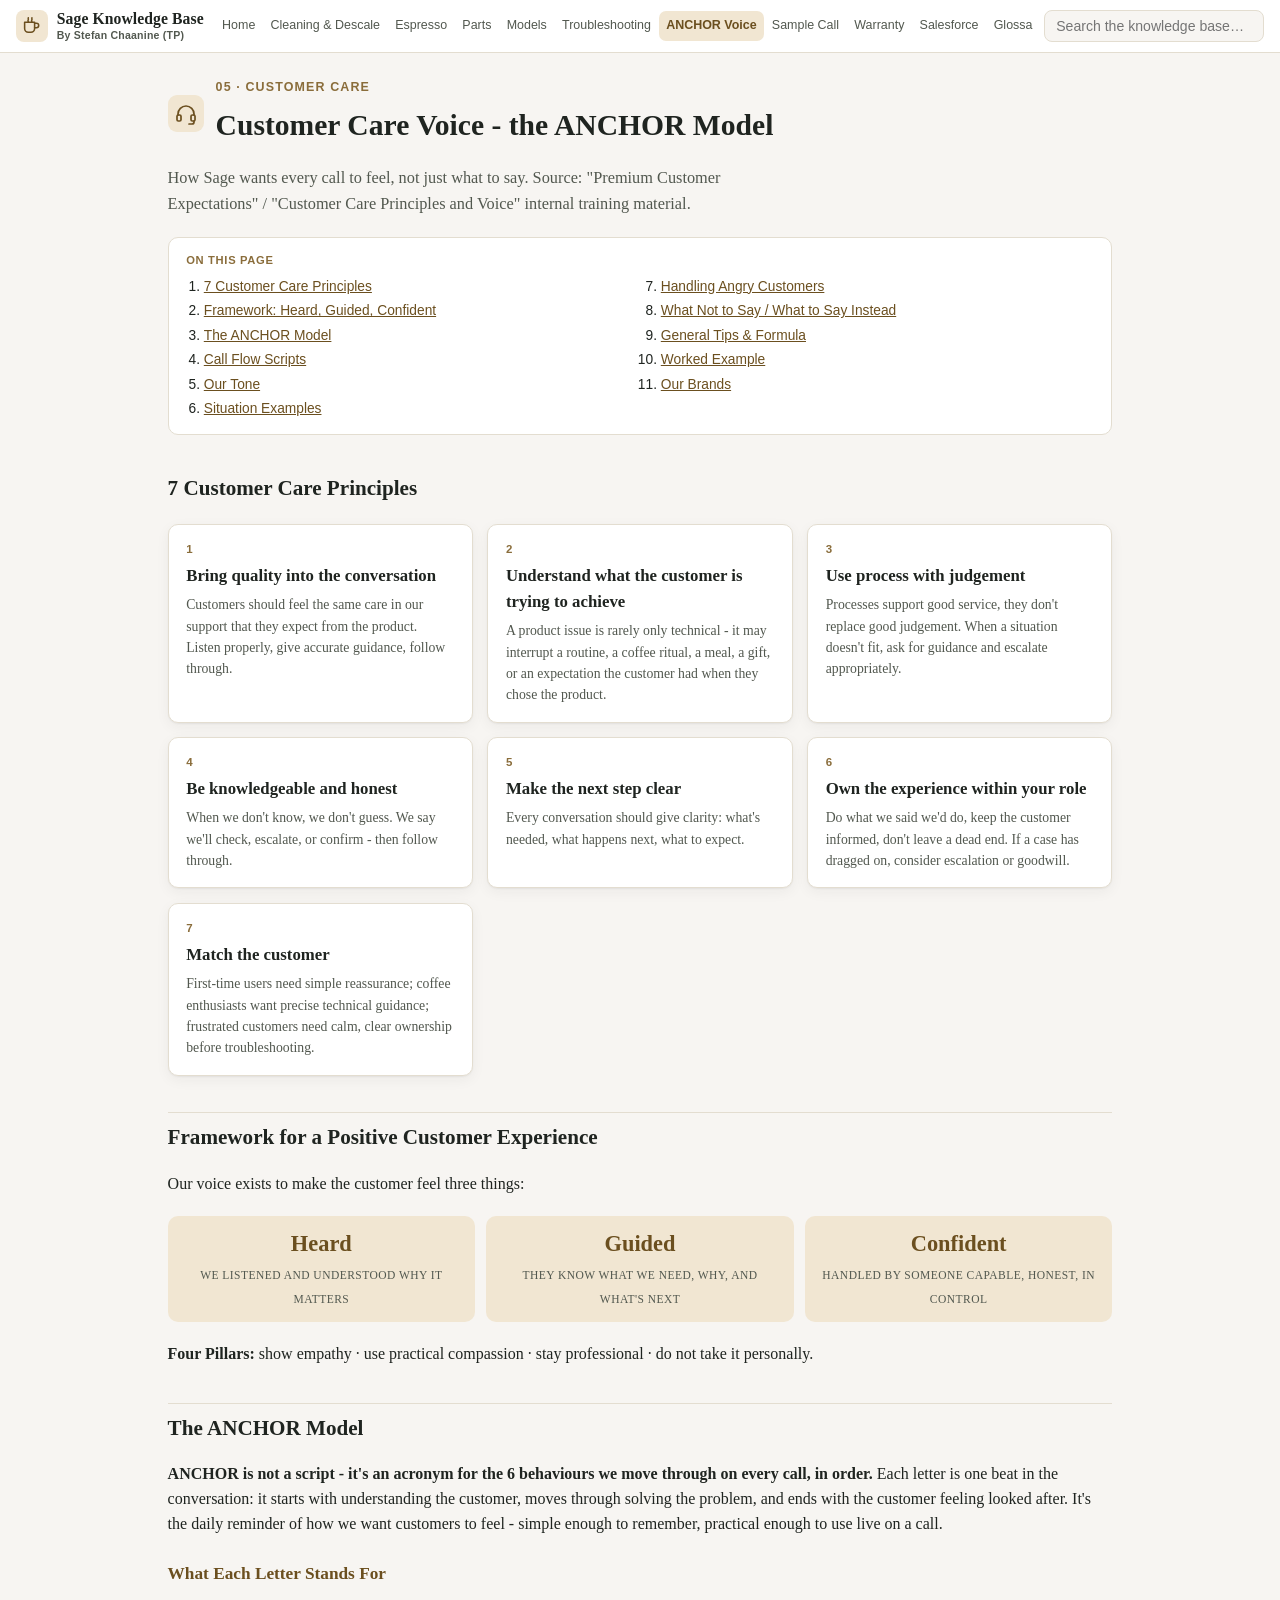
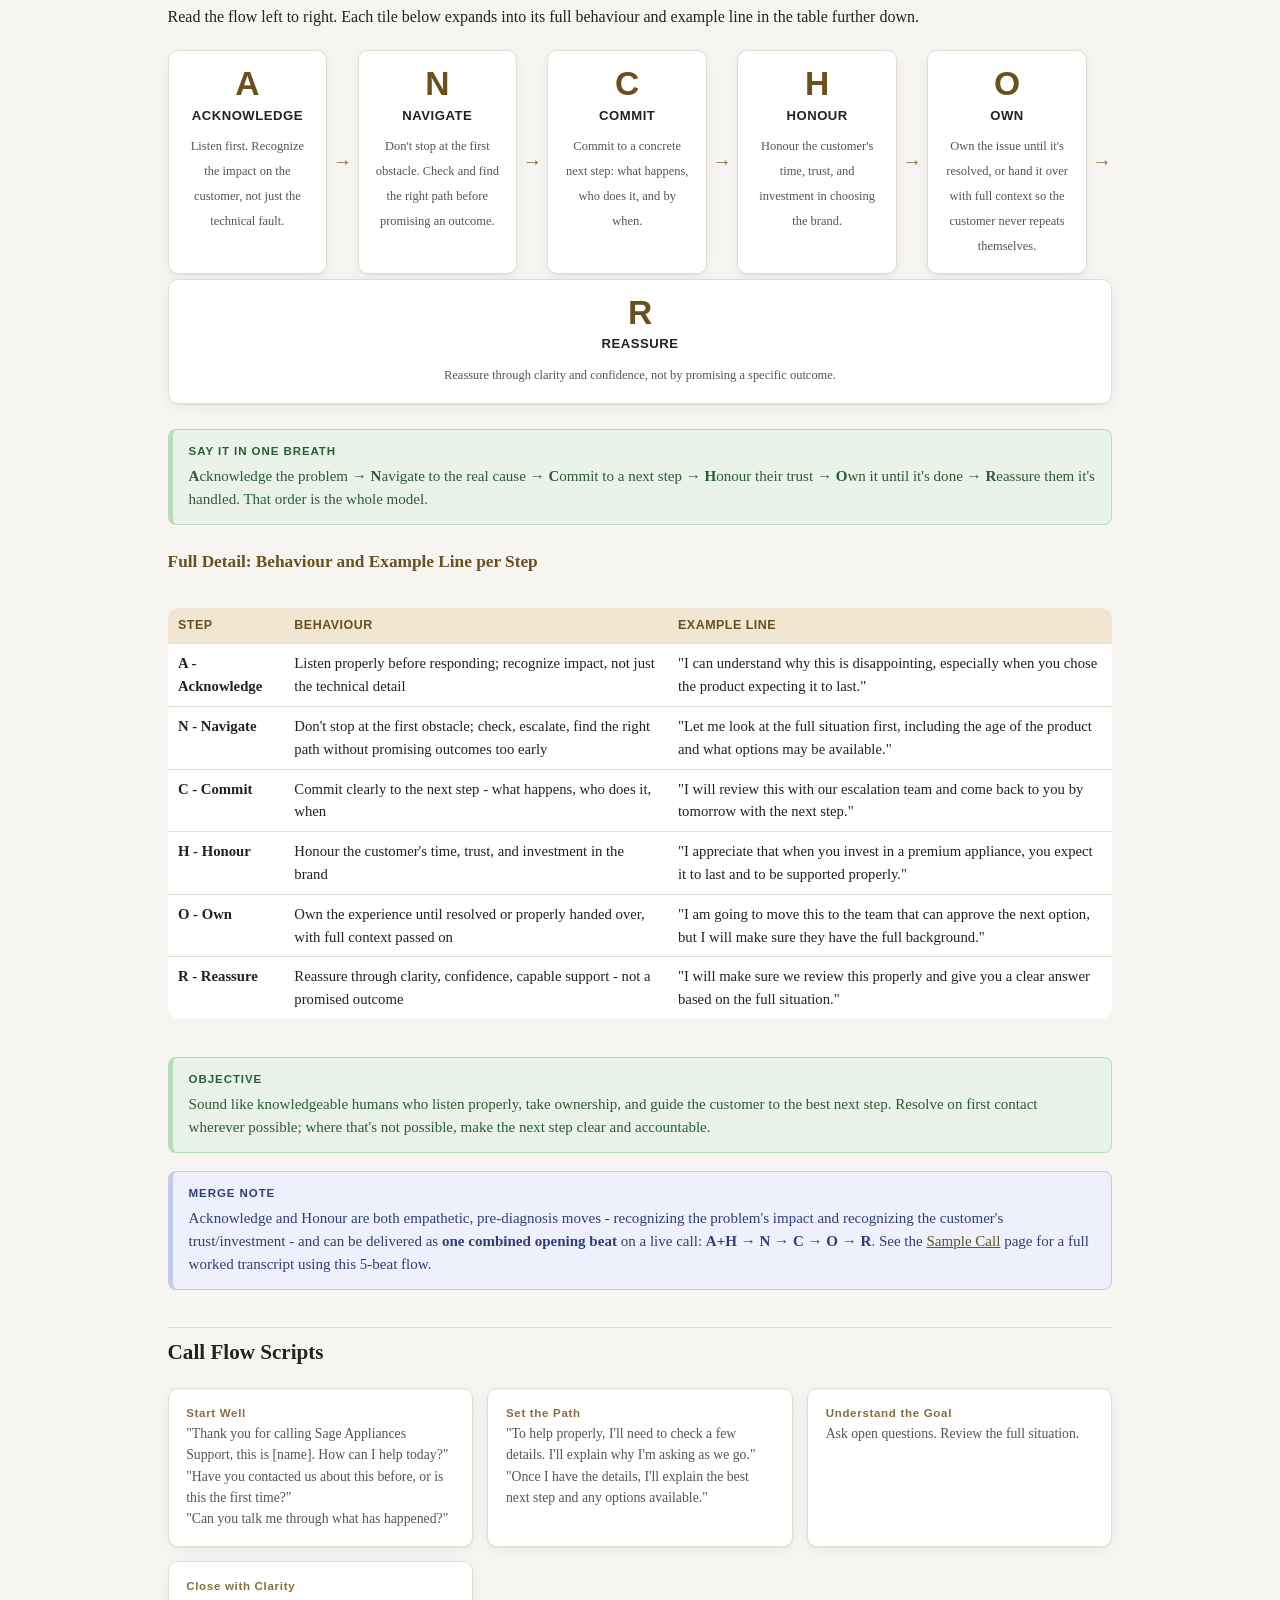
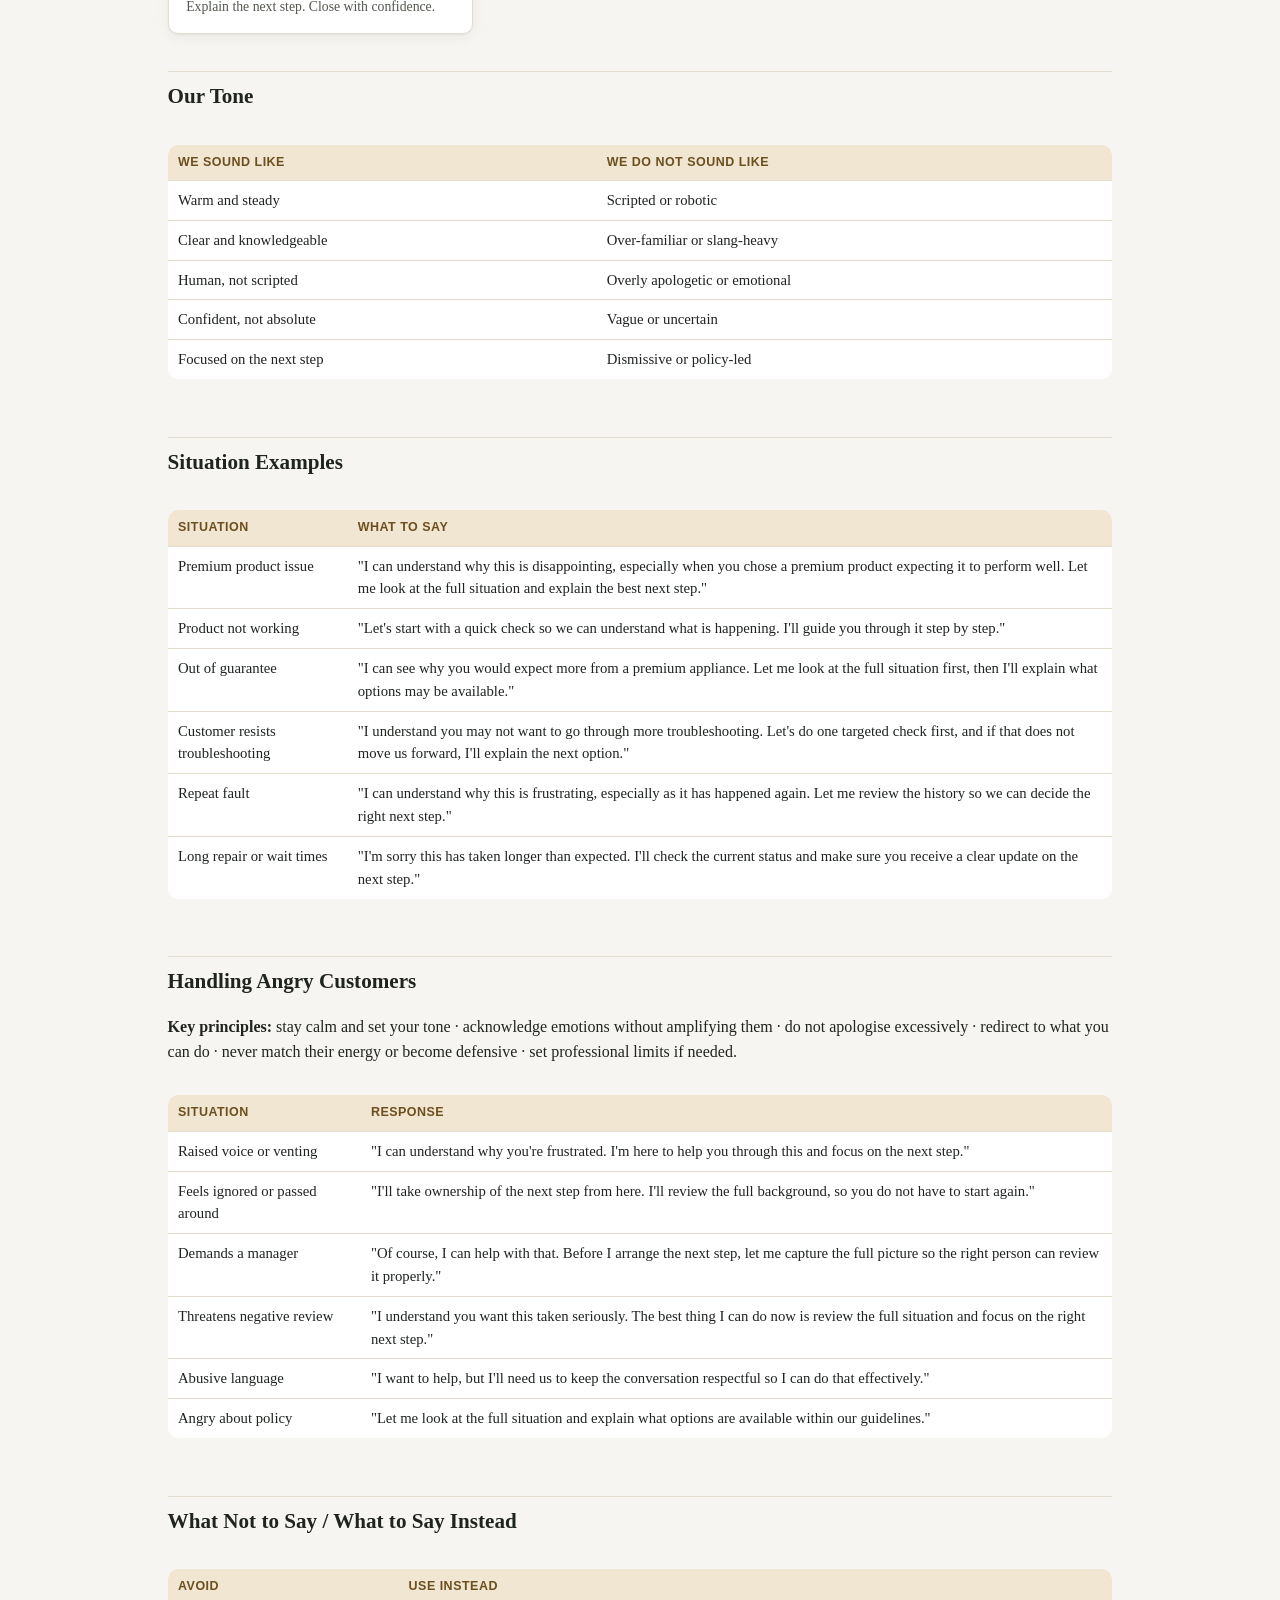
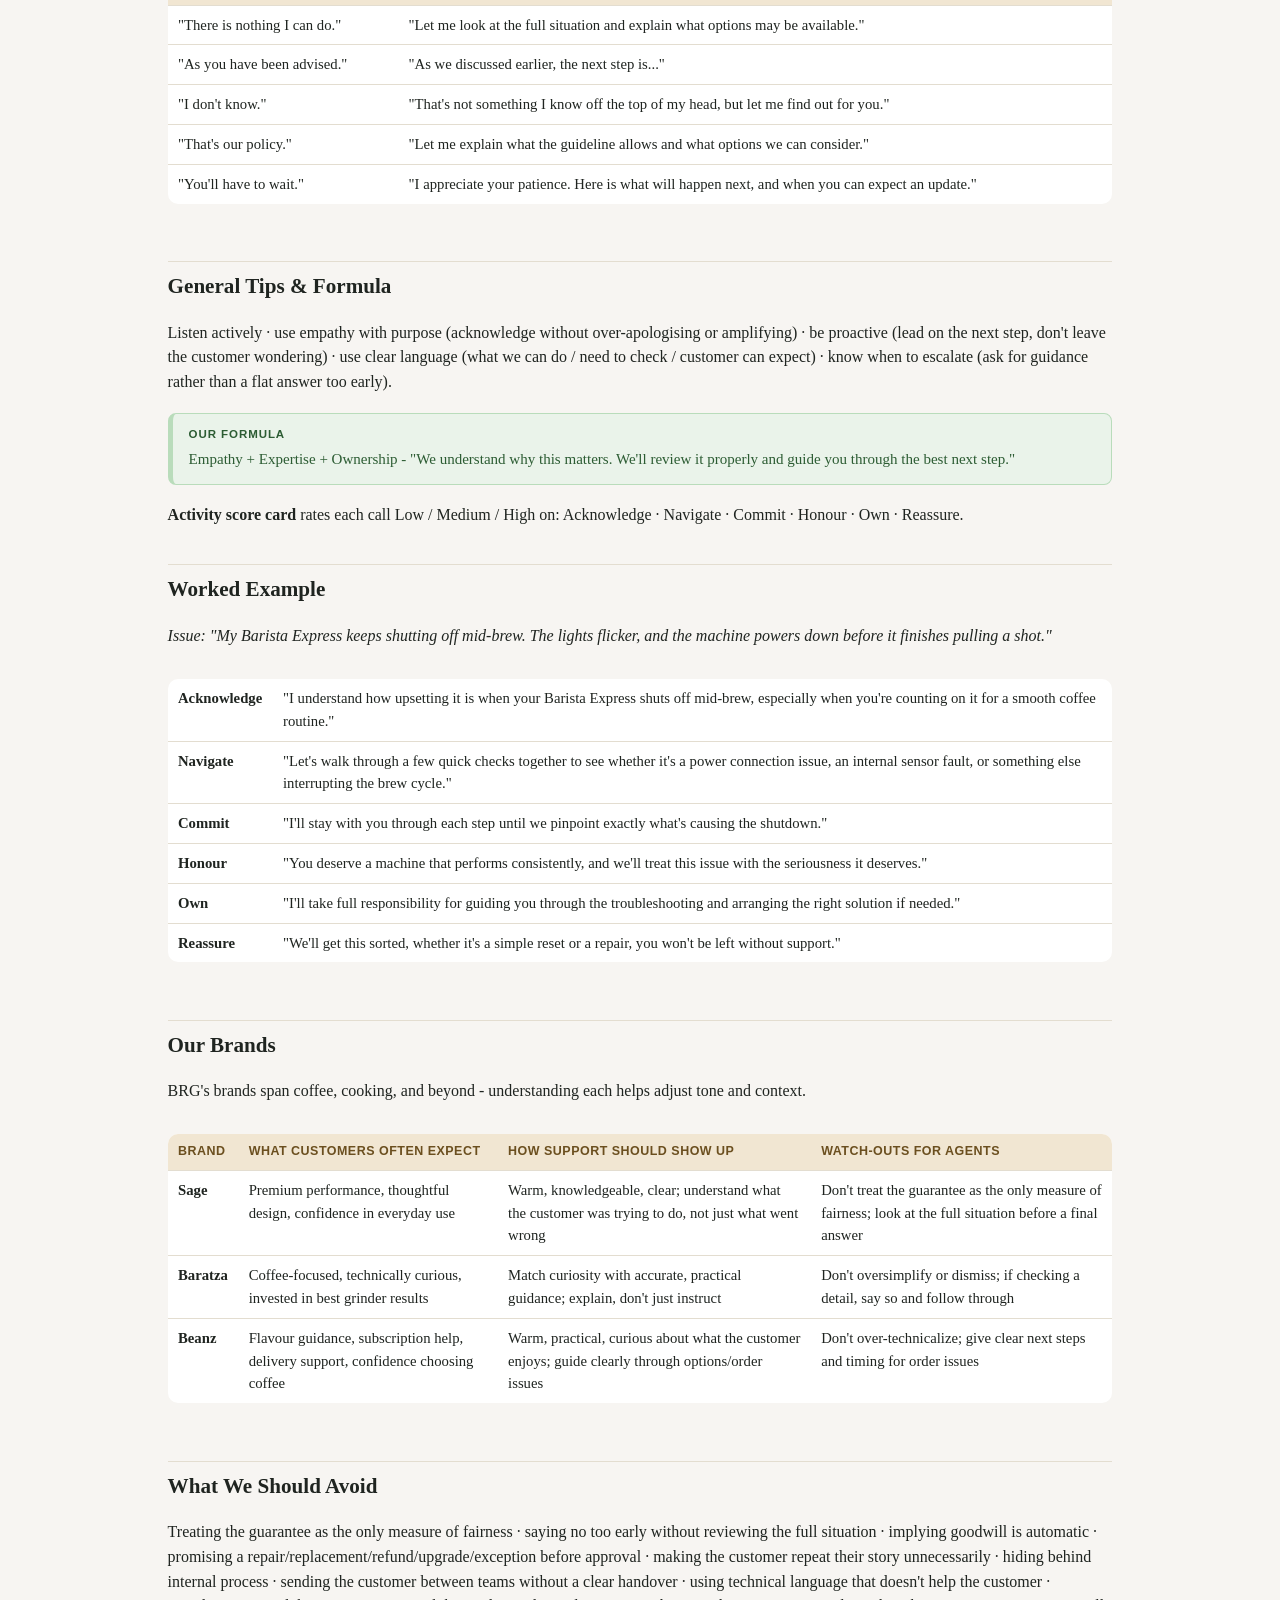
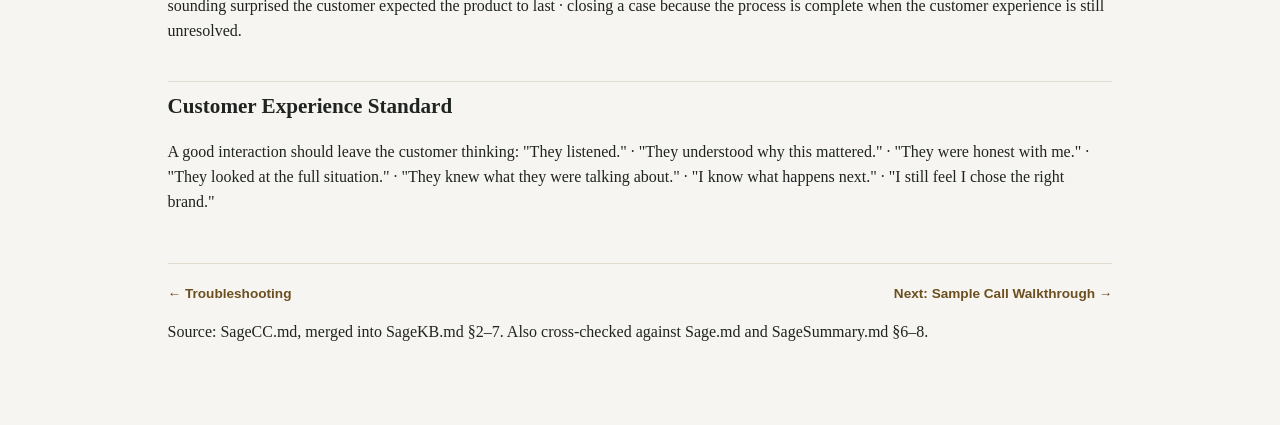
<file: 05-customer-care-voice.html>
<!doctype html>
<html lang="en">
<head>
<meta charset="utf-8">
<meta name="viewport" content="width=device-width, initial-scale=1">
<title>Customer Care Voice - ANCHOR - Sage Knowledge Base</title>
<link rel="stylesheet" href="style.css">
</head>
<body>
<header class="site-header">
  <div class="site-header-inner">
    <a class="brand" href="index.html">
      <span class="brand-icon"><svg viewBox="0 0 24 24" fill="none" stroke="currentColor" stroke-width="1.7" stroke-linecap="round" stroke-linejoin="round"><path d="M4 8h11v7a4 4 0 0 1-4 4H8a4 4 0 0 1-4-4V8Z"/><path d="M15 9h2a2.5 2.5 0 0 1 0 5h-2"/><path class="steam-line" d="M8 3c-.4.8.4 1.2 0 2S7.6 6.8 8 7.6"/><path class="steam-line" style="animation-delay:.5s" d="M12 3c-.4.8.4 1.2 0 2s-.4 1.8 0 2.6"/></svg></span>
      <span class="brand-text">
        <span class="brand-title">Sage Knowledge Base</span>
        <span class="brand-sub">By Stefan Chaanine (TP)</span>
      </span>
    </a>
    <nav class="site-nav">
      <a href="index.html">Home</a>
      <a href="00-descaling-cleaning.html">Cleaning &amp; Descale</a>
      <a href="01-espresso-fundamentals.html">Espresso</a>
      <a href="02-machine-components.html">Parts</a>
      <a href="03-model-specs.html">Models</a>
      <a href="04-troubleshooting.html">Troubleshooting</a>
      <a href="05-customer-care-voice.html">ANCHOR Voice</a>
      <a href="06-sample-call.html">Sample Call</a>
      <a href="07-warranty-goodwill.html">Warranty</a>
      <a href="08-salesforce-process.html">Salesforce</a>
      <a href="09-glossary-team-ops.html">Glossary/Ops</a>
      <a href="10-cram-sheet.html">Cram Sheet</a>
    </nav>
    <div class="search-wrap">
      <input id="kb-search" type="text" placeholder="Search the knowledge base…" autocomplete="off">
      <div id="kb-search-results" class="search-results"></div>
    </div>
  </div>
</header>

<main>
  <div class="h1-row">
    <span class="page-icon"><svg viewBox="0 0 24 24" fill="none" stroke="currentColor" stroke-width="1.7" stroke-linecap="round" stroke-linejoin="round"><path d="M4 13v-1a8 8 0 0 1 16 0v1"/><rect x="3" y="13" width="4" height="6" rx="1.3"/><rect x="17" y="13" width="4" height="6" rx="1.3"/><path d="M20 19v1a2 2 0 0 1-2 2h-3"/></svg></span>
    <h1><span class="kicker">05 · Customer Care</span>Customer Care Voice - the ANCHOR Model</h1>
  </div>
  <p class="page-intro">How Sage wants every call to feel, not just what to say. Source: "Premium Customer Expectations" / "Customer Care Principles and Voice" internal training material.</p>

  <div class="toc">
    <div class="toc-label">On this page</div>
    <ol>
      <li><a href="#principles">7 Customer Care Principles</a></li>
      <li><a href="#framework">Framework: Heard, Guided, Confident</a></li>
      <li><a href="#anchor">The ANCHOR Model</a></li>
      <li><a href="#call-flow">Call Flow Scripts</a></li>
      <li><a href="#tone">Our Tone</a></li>
      <li><a href="#situations">Situation Examples</a></li>
      <li><a href="#angry">Handling Angry Customers</a></li>
      <li><a href="#avoid-say">What Not to Say / What to Say Instead</a></li>
      <li><a href="#tips">General Tips &amp; Formula</a></li>
      <li><a href="#worked-example">Worked Example</a></li>
      <li><a href="#brands">Our Brands</a></li>
    </ol>
  </div>

  <h2 id="principles">7 Customer Care Principles</h2>
  <div class="card-grid">
    <div class="card"><div class="card-num">1</div><h3>Bring quality into the conversation</h3><p>Customers should feel the same care in our support that they expect from the product. Listen properly, give accurate guidance, follow through.</p></div>
    <div class="card"><div class="card-num">2</div><h3>Understand what the customer is trying to achieve</h3><p>A product issue is rarely only technical - it may interrupt a routine, a coffee ritual, a meal, a gift, or an expectation the customer had when they chose the product.</p></div>
    <div class="card"><div class="card-num">3</div><h3>Use process with judgement</h3><p>Processes support good service, they don't replace good judgement. When a situation doesn't fit, ask for guidance and escalate appropriately.</p></div>
    <div class="card"><div class="card-num">4</div><h3>Be knowledgeable and honest</h3><p>When we don't know, we don't guess. We say we'll check, escalate, or confirm - then follow through.</p></div>
    <div class="card"><div class="card-num">5</div><h3>Make the next step clear</h3><p>Every conversation should give clarity: what's needed, what happens next, what to expect.</p></div>
    <div class="card"><div class="card-num">6</div><h3>Own the experience within your role</h3><p>Do what we said we'd do, keep the customer informed, don't leave a dead end. If a case has dragged on, consider escalation or goodwill.</p></div>
    <div class="card"><div class="card-num">7</div><h3>Match the customer</h3><p>First-time users need simple reassurance; coffee enthusiasts want precise technical guidance; frustrated customers need calm, clear ownership before troubleshooting.</p></div>
  </div>

  <h2 id="framework">Framework for a Positive Customer Experience</h2>
  <p>Our voice exists to make the customer feel three things:</p>
  <div class="stat-row">
    <div class="stat"><span class="num">Heard</span><span class="label">We listened and understood why it matters</span></div>
    <div class="stat"><span class="num">Guided</span><span class="label">They know what we need, why, and what's next</span></div>
    <div class="stat"><span class="num">Confident</span><span class="label">Handled by someone capable, honest, in control</span></div>
  </div>
  <p><strong>Four Pillars:</strong> show empathy · use practical compassion · stay professional · do not take it personally.</p>

  <h2 id="anchor">The ANCHOR Model</h2>
  <p><strong>ANCHOR is not a script - it's an acronym for the 6 behaviours we move through on every call, in order.</strong> Each letter is one beat in the conversation: it starts with understanding the customer, moves through solving the problem, and ends with the customer feeling looked after. It's the daily reminder of how we want customers to feel - simple enough to remember, practical enough to use live on a call.</p>

  <h3 id="anchor-letters">What Each Letter Stands For</h3>
  <p>Read the flow left to right. Each tile below expands into its full behaviour and example line in the table further down.</p>

  <div class="letter-flow">
    <div class="letter-tile">
      <span class="big-letter">A</span>
      <span class="word">Acknowledge</span>
      <span class="desc">Listen first. Recognize the impact on the customer, not just the technical fault.</span>
    </div>
    <div class="letter-arrow">&rarr;</div>
    <div class="letter-tile">
      <span class="big-letter">N</span>
      <span class="word">Navigate</span>
      <span class="desc">Don't stop at the first obstacle. Check and find the right path before promising an outcome.</span>
    </div>
    <div class="letter-arrow">&rarr;</div>
    <div class="letter-tile">
      <span class="big-letter">C</span>
      <span class="word">Commit</span>
      <span class="desc">Commit to a concrete next step: what happens, who does it, and by when.</span>
    </div>
    <div class="letter-arrow">&rarr;</div>
    <div class="letter-tile">
      <span class="big-letter">H</span>
      <span class="word">Honour</span>
      <span class="desc">Honour the customer's time, trust, and investment in choosing the brand.</span>
    </div>
    <div class="letter-arrow">&rarr;</div>
    <div class="letter-tile">
      <span class="big-letter">O</span>
      <span class="word">Own</span>
      <span class="desc">Own the issue until it's resolved, or hand it over with full context so the customer never repeats themselves.</span>
    </div>
    <div class="letter-arrow">&rarr;</div>
    <div class="letter-tile">
      <span class="big-letter">R</span>
      <span class="word">Reassure</span>
      <span class="desc">Reassure through clarity and confidence, not by promising a specific outcome.</span>
    </div>
  </div>

  <div class="callout tip">
    <span class="callout-label">Say it in one breath</span>
    <strong>A</strong>cknowledge the problem &rarr; <strong>N</strong>avigate to the real cause &rarr; <strong>C</strong>ommit to a next step &rarr; <strong>H</strong>onour their trust &rarr; <strong>O</strong>wn it until it's done &rarr; <strong>R</strong>eassure them it's handled. That order is the whole model.
  </div>

  <h3 id="anchor-table">Full Detail: Behaviour and Example Line per Step</h3>
  <div class="table-wrap">
  <table>
    <thead><tr><th>Step</th><th>Behaviour</th><th>Example line</th></tr></thead>
    <tbody>
      <tr><td><strong>A - Acknowledge</strong></td><td>Listen properly before responding; recognize impact, not just the technical detail</td><td>"I can understand why this is disappointing, especially when you chose the product expecting it to last."</td></tr>
      <tr><td><strong>N - Navigate</strong></td><td>Don't stop at the first obstacle; check, escalate, find the right path without promising outcomes too early</td><td>"Let me look at the full situation first, including the age of the product and what options may be available."</td></tr>
      <tr><td><strong>C - Commit</strong></td><td>Commit clearly to the next step - what happens, who does it, when</td><td>"I will review this with our escalation team and come back to you by tomorrow with the next step."</td></tr>
      <tr><td><strong>H - Honour</strong></td><td>Honour the customer's time, trust, and investment in the brand</td><td>"I appreciate that when you invest in a premium appliance, you expect it to last and to be supported properly."</td></tr>
      <tr><td><strong>O - Own</strong></td><td>Own the experience until resolved or properly handed over, with full context passed on</td><td>"I am going to move this to the team that can approve the next option, but I will make sure they have the full background."</td></tr>
      <tr><td><strong>R - Reassure</strong></td><td>Reassure through clarity, confidence, capable support - not a promised outcome</td><td>"I will make sure we review this properly and give you a clear answer based on the full situation."</td></tr>
    </tbody>
  </table>
  </div>

  <div class="callout tip">
    <span class="callout-label">Objective</span>
    Sound like knowledgeable humans who listen properly, take ownership, and guide the customer to the best next step. Resolve on first contact wherever possible; where that's not possible, make the next step clear and accountable.
  </div>

  <div class="callout policy">
    <span class="callout-label">Merge note</span>
    Acknowledge and Honour are both empathetic, pre-diagnosis moves - recognizing the problem's impact and recognizing the customer's trust/investment - and can be delivered as <strong>one combined opening beat</strong> on a live call: <strong>A+H → N → C → O → R</strong>. See the <a href="06-sample-call.html">Sample Call</a> page for a full worked transcript using this 5-beat flow.
  </div>

  <h2 id="call-flow">Call Flow Scripts</h2>
  <div class="card-grid">
    <div class="card">
      <div class="card-num">Start Well</div>
      <p>"Thank you for calling Sage Appliances Support, this is [name]. How can I help today?"<br>"Have you contacted us about this before, or is this the first time?"<br>"Can you talk me through what has happened?"</p>
    </div>
    <div class="card">
      <div class="card-num">Set the Path</div>
      <p>"To help properly, I'll need to check a few details. I'll explain why I'm asking as we go."<br>"Once I have the details, I'll explain the best next step and any options available."</p>
    </div>
    <div class="card">
      <div class="card-num">Understand the Goal</div>
      <p>Ask open questions. Review the full situation.</p>
    </div>
    <div class="card">
      <div class="card-num">Close with Clarity</div>
      <p>Explain the next step. Close with confidence.</p>
    </div>
  </div>

  <h2 id="tone">Our Tone</h2>
  <div class="table-wrap">
  <table>
    <thead><tr><th>We sound like</th><th>We do not sound like</th></tr></thead>
    <tbody>
      <tr><td>Warm and steady</td><td>Scripted or robotic</td></tr>
      <tr><td>Clear and knowledgeable</td><td>Over-familiar or slang-heavy</td></tr>
      <tr><td>Human, not scripted</td><td>Overly apologetic or emotional</td></tr>
      <tr><td>Confident, not absolute</td><td>Vague or uncertain</td></tr>
      <tr><td>Focused on the next step</td><td>Dismissive or policy-led</td></tr>
    </tbody>
  </table>
  </div>

  <h2 id="situations">Situation Examples</h2>
  <div class="table-wrap">
  <table>
    <thead><tr><th>Situation</th><th>What to say</th></tr></thead>
    <tbody>
      <tr><td>Premium product issue</td><td>"I can understand why this is disappointing, especially when you chose a premium product expecting it to perform well. Let me look at the full situation and explain the best next step."</td></tr>
      <tr><td>Product not working</td><td>"Let's start with a quick check so we can understand what is happening. I'll guide you through it step by step."</td></tr>
      <tr><td>Out of guarantee</td><td>"I can see why you would expect more from a premium appliance. Let me look at the full situation first, then I'll explain what options may be available."</td></tr>
      <tr><td>Customer resists troubleshooting</td><td>"I understand you may not want to go through more troubleshooting. Let's do one targeted check first, and if that does not move us forward, I'll explain the next option."</td></tr>
      <tr><td>Repeat fault</td><td>"I can understand why this is frustrating, especially as it has happened again. Let me review the history so we can decide the right next step."</td></tr>
      <tr><td>Long repair or wait times</td><td>"I'm sorry this has taken longer than expected. I'll check the current status and make sure you receive a clear update on the next step."</td></tr>
    </tbody>
  </table>
  </div>

  <h2 id="angry">Handling Angry Customers</h2>
  <p><strong>Key principles:</strong> stay calm and set your tone · acknowledge emotions without amplifying them · do not apologise excessively · redirect to what you can do · never match their energy or become defensive · set professional limits if needed.</p>
  <div class="table-wrap">
  <table>
    <thead><tr><th>Situation</th><th>Response</th></tr></thead>
    <tbody>
      <tr><td>Raised voice or venting</td><td>"I can understand why you're frustrated. I'm here to help you through this and focus on the next step."</td></tr>
      <tr><td>Feels ignored or passed around</td><td>"I'll take ownership of the next step from here. I'll review the full background, so you do not have to start again."</td></tr>
      <tr><td>Demands a manager</td><td>"Of course, I can help with that. Before I arrange the next step, let me capture the full picture so the right person can review it properly."</td></tr>
      <tr><td>Threatens negative review</td><td>"I understand you want this taken seriously. The best thing I can do now is review the full situation and focus on the right next step."</td></tr>
      <tr><td>Abusive language</td><td>"I want to help, but I'll need us to keep the conversation respectful so I can do that effectively."</td></tr>
      <tr><td>Angry about policy</td><td>"Let me look at the full situation and explain what options are available within our guidelines."</td></tr>
    </tbody>
  </table>
  </div>

  <h2 id="avoid-say">What Not to Say / What to Say Instead</h2>
  <div class="table-wrap">
  <table>
    <thead><tr><th>Avoid</th><th>Use instead</th></tr></thead>
    <tbody>
      <tr><td>"There is nothing I can do."</td><td>"Let me look at the full situation and explain what options may be available."</td></tr>
      <tr><td>"As you have been advised."</td><td>"As we discussed earlier, the next step is..."</td></tr>
      <tr><td>"I don't know."</td><td>"That's not something I know off the top of my head, but let me find out for you."</td></tr>
      <tr><td>"That's our policy."</td><td>"Let me explain what the guideline allows and what options we can consider."</td></tr>
      <tr><td>"You'll have to wait."</td><td>"I appreciate your patience. Here is what will happen next, and when you can expect an update."</td></tr>
    </tbody>
  </table>
  </div>

  <h2 id="tips">General Tips &amp; Formula</h2>
  <p>Listen actively · use empathy with purpose (acknowledge without over-apologising or amplifying) · be proactive (lead on the next step, don't leave the customer wondering) · use clear language (what we can do / need to check / customer can expect) · know when to escalate (ask for guidance rather than a flat answer too early).</p>
  <div class="callout tip">
    <span class="callout-label">Our formula</span>
    Empathy + Expertise + Ownership - "We understand why this matters. We'll review it properly and guide you through the best next step."
  </div>
  <p><strong>Activity score card</strong> rates each call Low / Medium / High on: Acknowledge · Navigate · Commit · Honour · Own · Reassure.</p>

  <h2 id="worked-example">Worked Example</h2>
  <p><em>Issue: "My Barista Express keeps shutting off mid-brew. The lights flicker, and the machine powers down before it finishes pulling a shot."</em></p>
  <div class="table-wrap">
  <table>
    <tbody>
      <tr><td><strong>Acknowledge</strong></td><td>"I understand how upsetting it is when your Barista Express shuts off mid-brew, especially when you're counting on it for a smooth coffee routine."</td></tr>
      <tr><td><strong>Navigate</strong></td><td>"Let's walk through a few quick checks together to see whether it's a power connection issue, an internal sensor fault, or something else interrupting the brew cycle."</td></tr>
      <tr><td><strong>Commit</strong></td><td>"I'll stay with you through each step until we pinpoint exactly what's causing the shutdown."</td></tr>
      <tr><td><strong>Honour</strong></td><td>"You deserve a machine that performs consistently, and we'll treat this issue with the seriousness it deserves."</td></tr>
      <tr><td><strong>Own</strong></td><td>"I'll take full responsibility for guiding you through the troubleshooting and arranging the right solution if needed."</td></tr>
      <tr><td><strong>Reassure</strong></td><td>"We'll get this sorted, whether it's a simple reset or a repair, you won't be left without support."</td></tr>
    </tbody>
  </table>
  </div>

  <h2 id="brands">Our Brands</h2>
  <p>BRG's brands span coffee, cooking, and beyond - understanding each helps adjust tone and context.</p>
  <div class="table-wrap">
  <table>
    <thead><tr><th>Brand</th><th>What customers often expect</th><th>How support should show up</th><th>Watch-outs for agents</th></tr></thead>
    <tbody>
      <tr><td><strong>Sage</strong></td><td>Premium performance, thoughtful design, confidence in everyday use</td><td>Warm, knowledgeable, clear; understand what the customer was trying to do, not just what went wrong</td><td>Don't treat the guarantee as the only measure of fairness; look at the full situation before a final answer</td></tr>
      <tr><td><strong>Baratza</strong></td><td>Coffee-focused, technically curious, invested in best grinder results</td><td>Match curiosity with accurate, practical guidance; explain, don't just instruct</td><td>Don't oversimplify or dismiss; if checking a detail, say so and follow through</td></tr>
      <tr><td><strong>Beanz</strong></td><td>Flavour guidance, subscription help, delivery support, confidence choosing coffee</td><td>Warm, practical, curious about what the customer enjoys; guide clearly through options/order issues</td><td>Don't over-technicalize; give clear next steps and timing for order issues</td></tr>
    </tbody>
  </table>
  </div>

  <h2>What We Should Avoid</h2>
  <p>Treating the guarantee as the only measure of fairness · saying no too early without reviewing the full situation · implying goodwill is automatic · promising a repair/replacement/refund/upgrade/exception before approval · making the customer repeat their story unnecessarily · hiding behind internal process · sending the customer between teams without a clear handover · using technical language that doesn't help the customer · sounding surprised the customer expected the product to last · closing a case because the process is complete when the customer experience is still unresolved.</p>

  <h2>Customer Experience Standard</h2>
  <p>A good interaction should leave the customer thinking: "They listened." · "They understood why this mattered." · "They were honest with me." · "They looked at the full situation." · "They knew what they were talking about." · "I know what happens next." · "I still feel I chose the right brand."</p>

  <div class="pagefoot">
    <a href="04-troubleshooting.html">← Troubleshooting</a>
    <a href="06-sample-call.html">Next: Sample Call Walkthrough →</a>
  </div>
  <p class="src">Source: SageCC.md, merged into SageKB.md §2–7. Also cross-checked against Sage.md and SageSummary.md §6–8.</p>
</main>

<script src="search-index.js"></script>
<script src="app.js"></script>
</body>
</html>
</file>
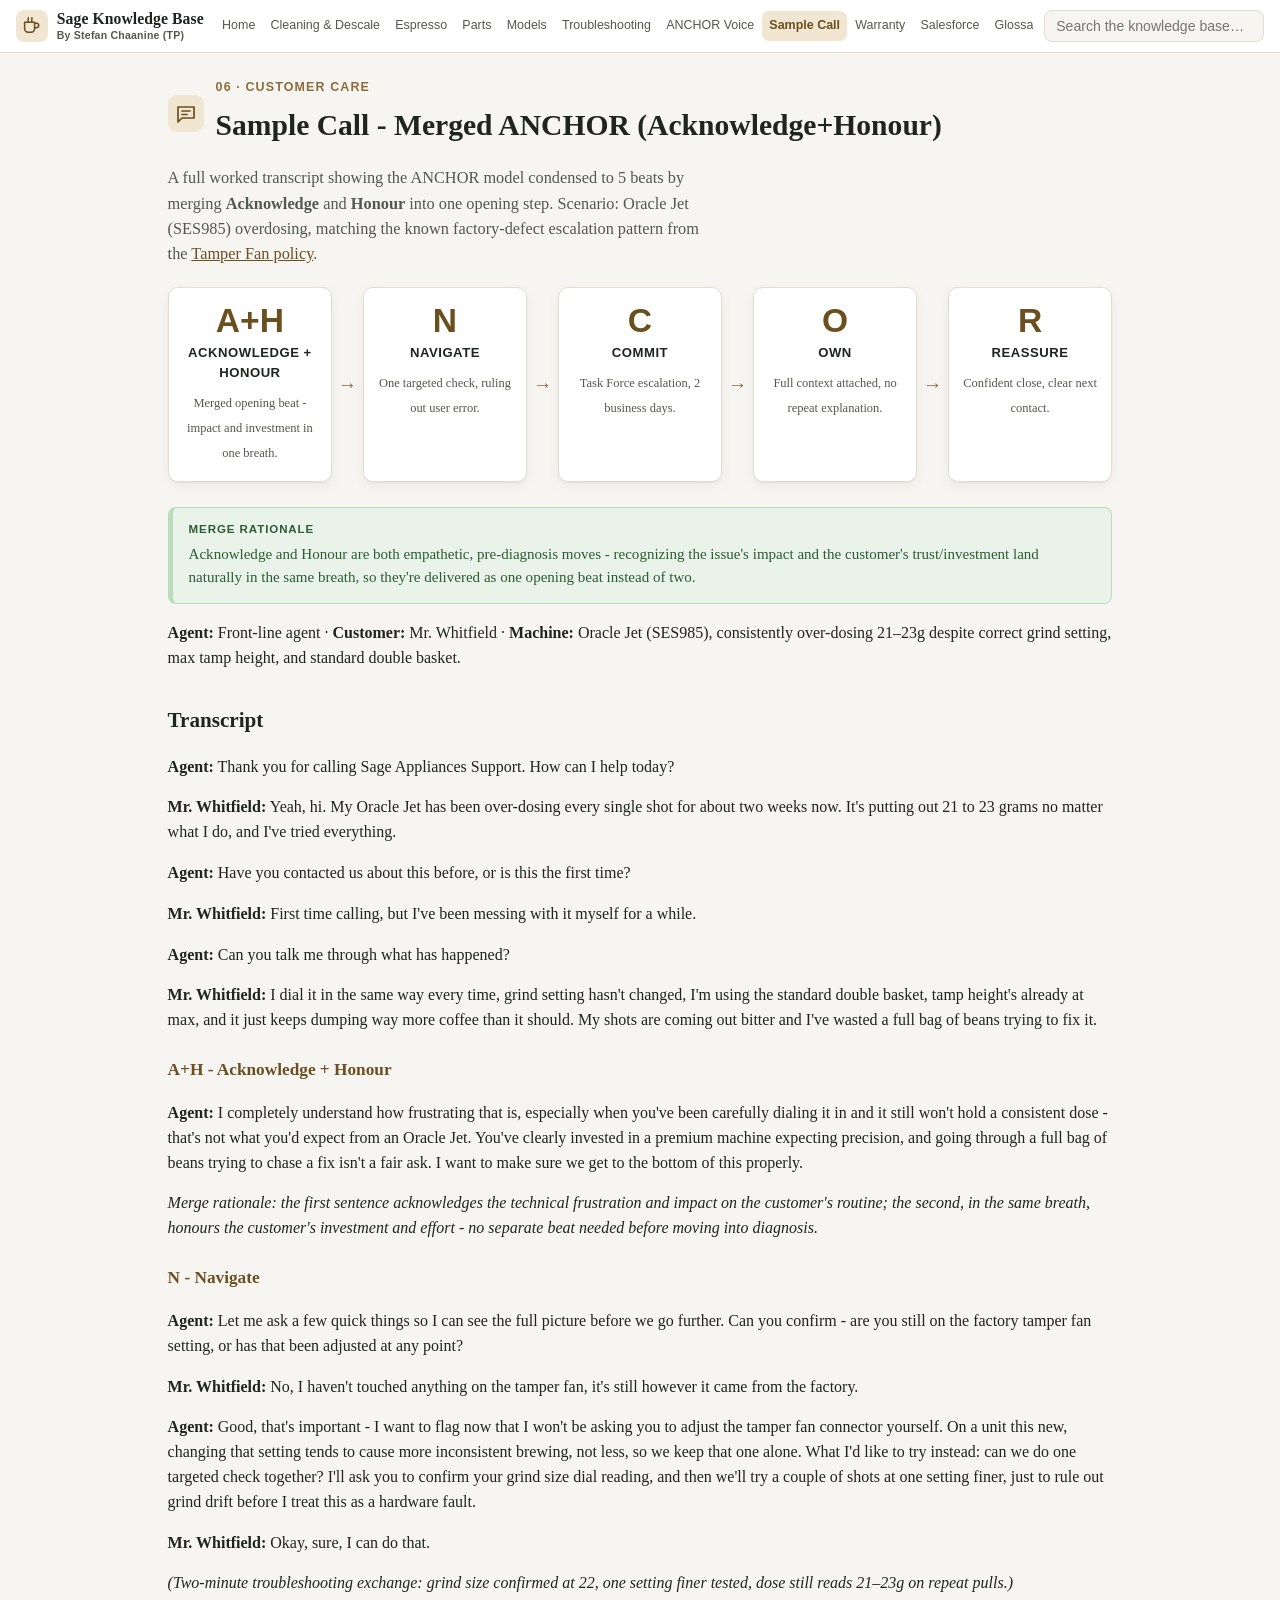
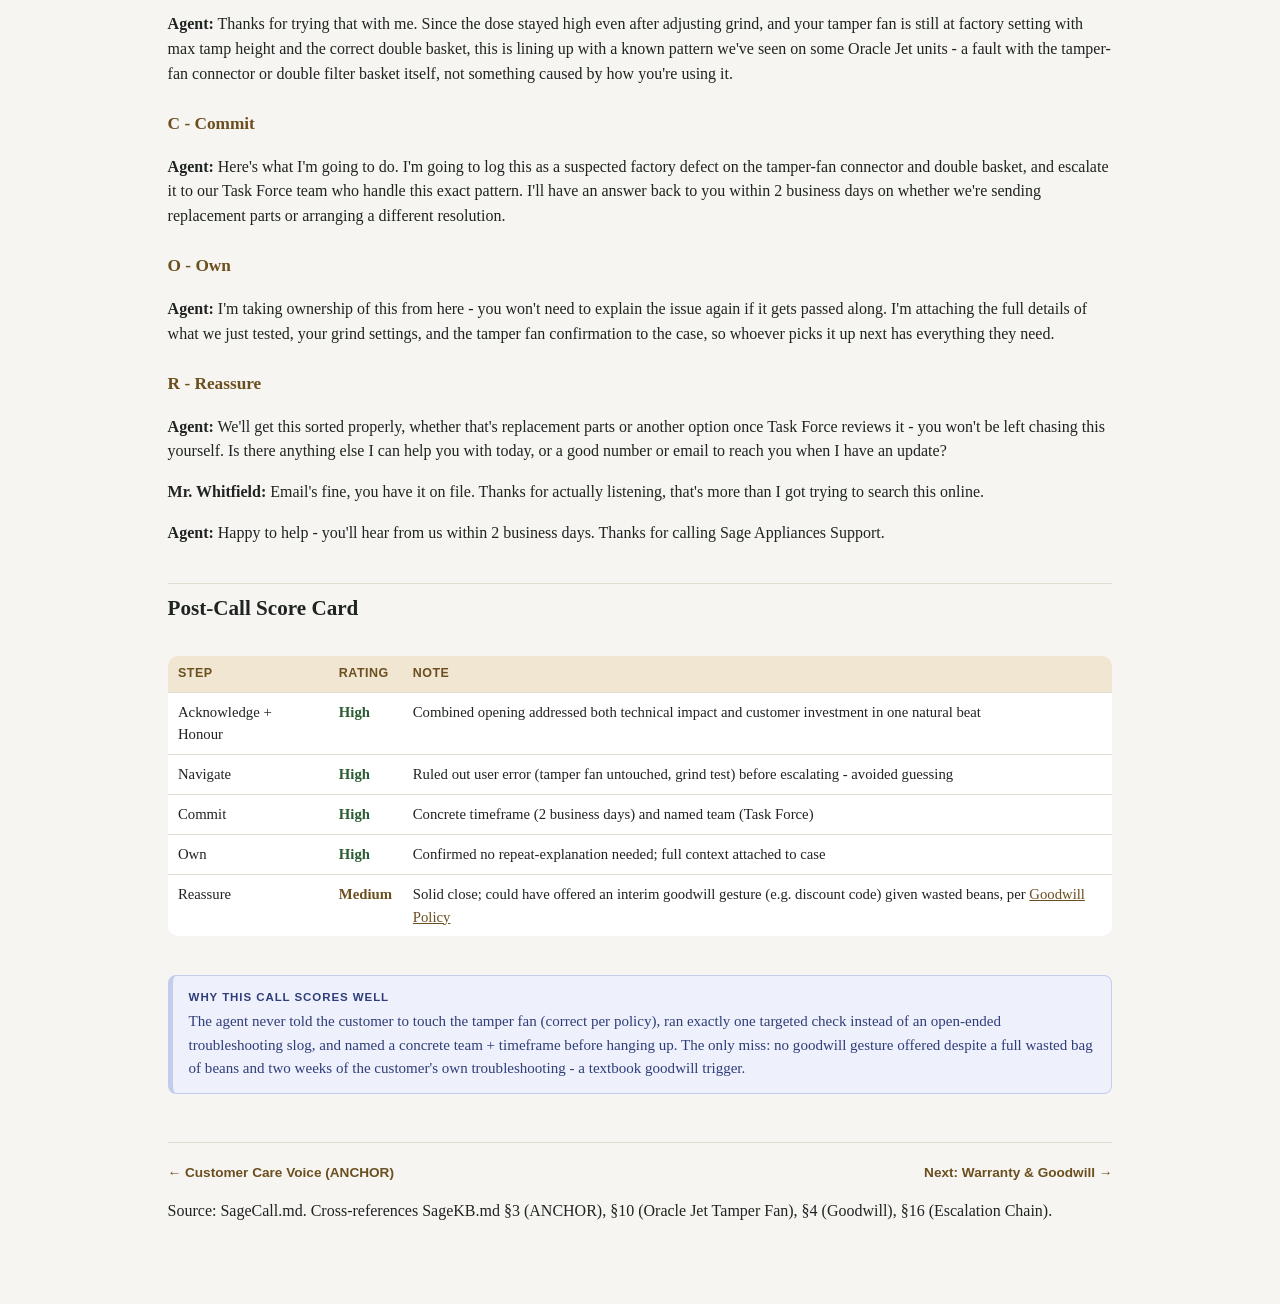
<file: 06-sample-call.html>
<!doctype html>
<html lang="en">
<head>
<meta charset="utf-8">
<meta name="viewport" content="width=device-width, initial-scale=1">
<title>Sample Call Walkthrough - Sage Knowledge Base</title>
<link rel="stylesheet" href="style.css">
</head>
<body>
<header class="site-header">
  <div class="site-header-inner">
    <a class="brand" href="index.html">
      <span class="brand-icon"><svg viewBox="0 0 24 24" fill="none" stroke="currentColor" stroke-width="1.7" stroke-linecap="round" stroke-linejoin="round"><path d="M4 8h11v7a4 4 0 0 1-4 4H8a4 4 0 0 1-4-4V8Z"/><path d="M15 9h2a2.5 2.5 0 0 1 0 5h-2"/><path class="steam-line" d="M8 3c-.4.8.4 1.2 0 2S7.6 6.8 8 7.6"/><path class="steam-line" style="animation-delay:.5s" d="M12 3c-.4.8.4 1.2 0 2s-.4 1.8 0 2.6"/></svg></span>
      <span class="brand-text">
        <span class="brand-title">Sage Knowledge Base</span>
        <span class="brand-sub">By Stefan Chaanine (TP)</span>
      </span>
    </a>
    <nav class="site-nav">
      <a href="index.html">Home</a>
      <a href="00-descaling-cleaning.html">Cleaning &amp; Descale</a>
      <a href="01-espresso-fundamentals.html">Espresso</a>
      <a href="02-machine-components.html">Parts</a>
      <a href="03-model-specs.html">Models</a>
      <a href="04-troubleshooting.html">Troubleshooting</a>
      <a href="05-customer-care-voice.html">ANCHOR Voice</a>
      <a href="06-sample-call.html">Sample Call</a>
      <a href="07-warranty-goodwill.html">Warranty</a>
      <a href="08-salesforce-process.html">Salesforce</a>
      <a href="09-glossary-team-ops.html">Glossary/Ops</a>
      <a href="10-cram-sheet.html">Cram Sheet</a>
    </nav>
    <div class="search-wrap">
      <input id="kb-search" type="text" placeholder="Search the knowledge base…" autocomplete="off">
      <div id="kb-search-results" class="search-results"></div>
    </div>
  </div>
</header>

<main>
  <div class="h1-row">
    <span class="page-icon"><svg viewBox="0 0 24 24" fill="none" stroke="currentColor" stroke-width="1.7" stroke-linecap="round" stroke-linejoin="round"><path d="M4 5h16v11H8l-4 4V5Z"/><path d="M8 9h8M8 12.5h5"/></svg></span>
    <h1><span class="kicker">06 · Customer Care</span>Sample Call - Merged ANCHOR (Acknowledge+Honour)</h1>
  </div>
  <p class="page-intro">A full worked transcript showing the ANCHOR model condensed to 5 beats by merging <strong>Acknowledge</strong> and <strong>Honour</strong> into one opening step. Scenario: Oracle Jet (SES985) overdosing, matching the known factory-defect escalation pattern from the <a href="04-troubleshooting.html#oracle-jet-tamper-fan">Tamper Fan policy</a>.</p>

  <div class="letter-flow">
    <div class="letter-tile"><span class="big-letter">A+H</span><span class="word">Acknowledge + Honour</span><span class="desc">Merged opening beat - impact and investment in one breath.</span></div>
    <div class="letter-arrow">&rarr;</div>
    <div class="letter-tile"><span class="big-letter">N</span><span class="word">Navigate</span><span class="desc">One targeted check, ruling out user error.</span></div>
    <div class="letter-arrow">&rarr;</div>
    <div class="letter-tile"><span class="big-letter">C</span><span class="word">Commit</span><span class="desc">Task Force escalation, 2 business days.</span></div>
    <div class="letter-arrow">&rarr;</div>
    <div class="letter-tile"><span class="big-letter">O</span><span class="word">Own</span><span class="desc">Full context attached, no repeat explanation.</span></div>
    <div class="letter-arrow">&rarr;</div>
    <div class="letter-tile"><span class="big-letter">R</span><span class="word">Reassure</span><span class="desc">Confident close, clear next contact.</span></div>
  </div>
  <div class="callout tip">
    <span class="callout-label">Merge rationale</span>
    Acknowledge and Honour are both empathetic, pre-diagnosis moves - recognizing the issue's impact and the customer's trust/investment land naturally in the same breath, so they're delivered as one opening beat instead of two.
  </div>

  <p><strong>Agent:</strong> Front-line agent · <strong>Customer:</strong> Mr. Whitfield · <strong>Machine:</strong> Oracle Jet (SES985), consistently over-dosing 21–23g despite correct grind setting, max tamp height, and standard double basket.</p>

  <h2 id="transcript">Transcript</h2>

  <p><strong>Agent:</strong> Thank you for calling Sage Appliances Support. How can I help today?</p>
  <p><strong>Mr. Whitfield:</strong> Yeah, hi. My Oracle Jet has been over-dosing every single shot for about two weeks now. It's putting out 21 to 23 grams no matter what I do, and I've tried everything.</p>
  <p><strong>Agent:</strong> Have you contacted us about this before, or is this the first time?</p>
  <p><strong>Mr. Whitfield:</strong> First time calling, but I've been messing with it myself for a while.</p>
  <p><strong>Agent:</strong> Can you talk me through what has happened?</p>
  <p><strong>Mr. Whitfield:</strong> I dial it in the same way every time, grind setting hasn't changed, I'm using the standard double basket, tamp height's already at max, and it just keeps dumping way more coffee than it should. My shots are coming out bitter and I've wasted a full bag of beans trying to fix it.</p>

  <h3 id="ah-step">A+H - Acknowledge + Honour</h3>
  <p><strong>Agent:</strong> I completely understand how frustrating that is, especially when you've been carefully dialing it in and it still won't hold a consistent dose - that's not what you'd expect from an Oracle Jet. You've clearly invested in a premium machine expecting precision, and going through a full bag of beans trying to chase a fix isn't a fair ask. I want to make sure we get to the bottom of this properly.</p>
  <p><em>Merge rationale: the first sentence acknowledges the technical frustration and impact on the customer's routine; the second, in the same breath, honours the customer's investment and effort - no separate beat needed before moving into diagnosis.</em></p>

  <h3 id="n-step">N - Navigate</h3>
  <p><strong>Agent:</strong> Let me ask a few quick things so I can see the full picture before we go further. Can you confirm - are you still on the factory tamper fan setting, or has that been adjusted at any point?</p>
  <p><strong>Mr. Whitfield:</strong> No, I haven't touched anything on the tamper fan, it's still however it came from the factory.</p>
  <p><strong>Agent:</strong> Good, that's important - I want to flag now that I won't be asking you to adjust the tamper fan connector yourself. On a unit this new, changing that setting tends to cause more inconsistent brewing, not less, so we keep that one alone. What I'd like to try instead: can we do one targeted check together? I'll ask you to confirm your grind size dial reading, and then we'll try a couple of shots at one setting finer, just to rule out grind drift before I treat this as a hardware fault.</p>
  <p><strong>Mr. Whitfield:</strong> Okay, sure, I can do that.</p>
  <p><em>(Two-minute troubleshooting exchange: grind size confirmed at 22, one setting finer tested, dose still reads 21–23g on repeat pulls.)</em></p>
  <p><strong>Agent:</strong> Thanks for trying that with me. Since the dose stayed high even after adjusting grind, and your tamper fan is still at factory setting with max tamp height and the correct double basket, this is lining up with a known pattern we've seen on some Oracle Jet units - a fault with the tamper-fan connector or double filter basket itself, not something caused by how you're using it.</p>

  <h3 id="c-step">C - Commit</h3>
  <p><strong>Agent:</strong> Here's what I'm going to do. I'm going to log this as a suspected factory defect on the tamper-fan connector and double basket, and escalate it to our Task Force team who handle this exact pattern. I'll have an answer back to you within 2 business days on whether we're sending replacement parts or arranging a different resolution.</p>

  <h3 id="o-step">O - Own</h3>
  <p><strong>Agent:</strong> I'm taking ownership of this from here - you won't need to explain the issue again if it gets passed along. I'm attaching the full details of what we just tested, your grind settings, and the tamper fan confirmation to the case, so whoever picks it up next has everything they need.</p>

  <h3 id="r-step">R - Reassure</h3>
  <p><strong>Agent:</strong> We'll get this sorted properly, whether that's replacement parts or another option once Task Force reviews it - you won't be left chasing this yourself. Is there anything else I can help you with today, or a good number or email to reach you when I have an update?</p>
  <p><strong>Mr. Whitfield:</strong> Email's fine, you have it on file. Thanks for actually listening, that's more than I got trying to search this online.</p>
  <p><strong>Agent:</strong> Happy to help - you'll hear from us within 2 business days. Thanks for calling Sage Appliances Support.</p>

  <h2 id="scorecard">Post-Call Score Card</h2>
  <div class="table-wrap">
  <table>
    <thead><tr><th>Step</th><th>Rating</th><th>Note</th></tr></thead>
    <tbody>
      <tr><td>Acknowledge + Honour</td><td class="score-high">High</td><td>Combined opening addressed both technical impact and customer investment in one natural beat</td></tr>
      <tr><td>Navigate</td><td class="score-high">High</td><td>Ruled out user error (tamper fan untouched, grind test) before escalating - avoided guessing</td></tr>
      <tr><td>Commit</td><td class="score-high">High</td><td>Concrete timeframe (2 business days) and named team (Task Force)</td></tr>
      <tr><td>Own</td><td class="score-high">High</td><td>Confirmed no repeat-explanation needed; full context attached to case</td></tr>
      <tr><td>Reassure</td><td class="score-medium">Medium</td><td>Solid close; could have offered an interim goodwill gesture (e.g. discount code) given wasted beans, per <a href="07-warranty-goodwill.html#goodwill-policy">Goodwill Policy</a></td></tr>
    </tbody>
  </table>
  </div>

  <div class="callout policy">
    <span class="callout-label">Why this call scores well</span>
    The agent never told the customer to touch the tamper fan (correct per policy), ran exactly one targeted check instead of an open-ended troubleshooting slog, and named a concrete team + timeframe before hanging up. The only miss: no goodwill gesture offered despite a full wasted bag of beans and two weeks of the customer's own troubleshooting - a textbook goodwill trigger.
  </div>

  <div class="pagefoot">
    <a href="05-customer-care-voice.html">← Customer Care Voice (ANCHOR)</a>
    <a href="07-warranty-goodwill.html">Next: Warranty &amp; Goodwill →</a>
  </div>
  <p class="src">Source: SageCall.md. Cross-references SageKB.md §3 (ANCHOR), §10 (Oracle Jet Tamper Fan), §4 (Goodwill), §16 (Escalation Chain).</p>
</main>

<script src="search-index.js"></script>
<script src="app.js"></script>
</body>
</html>
</file>
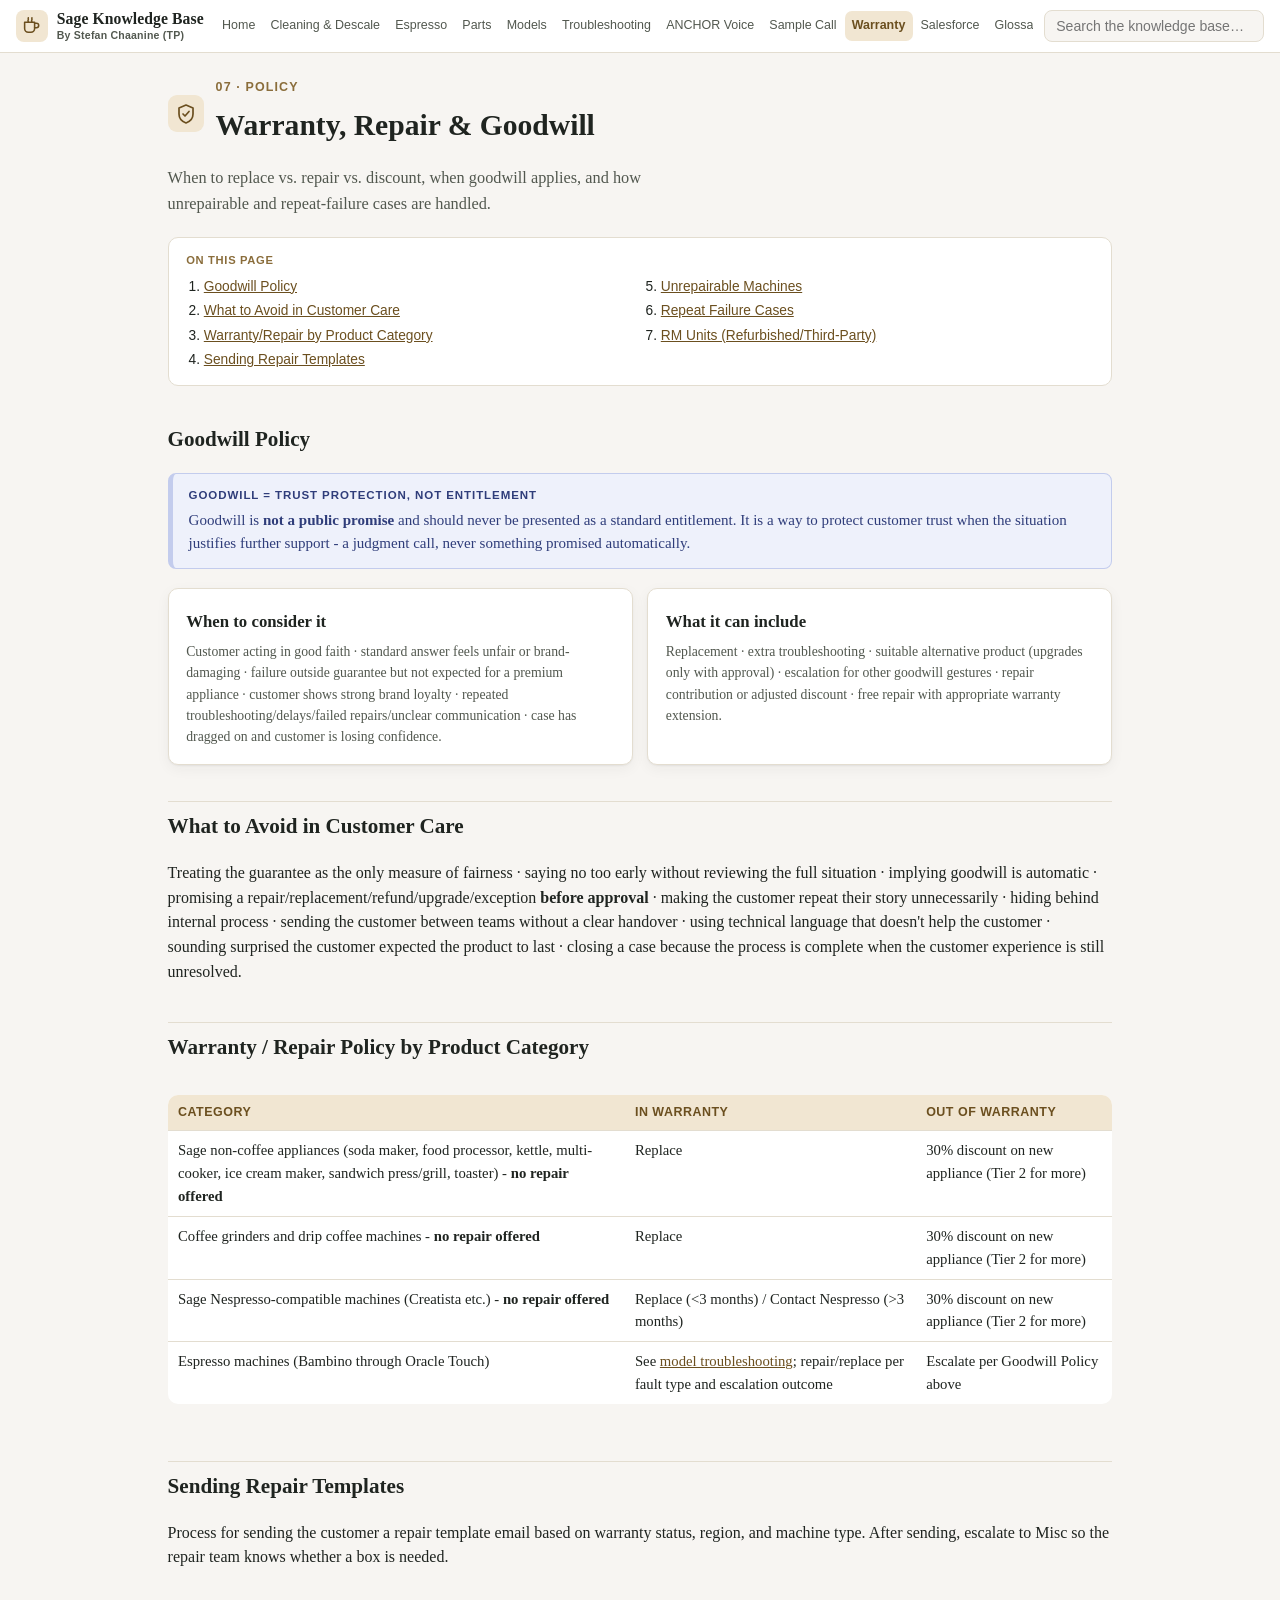
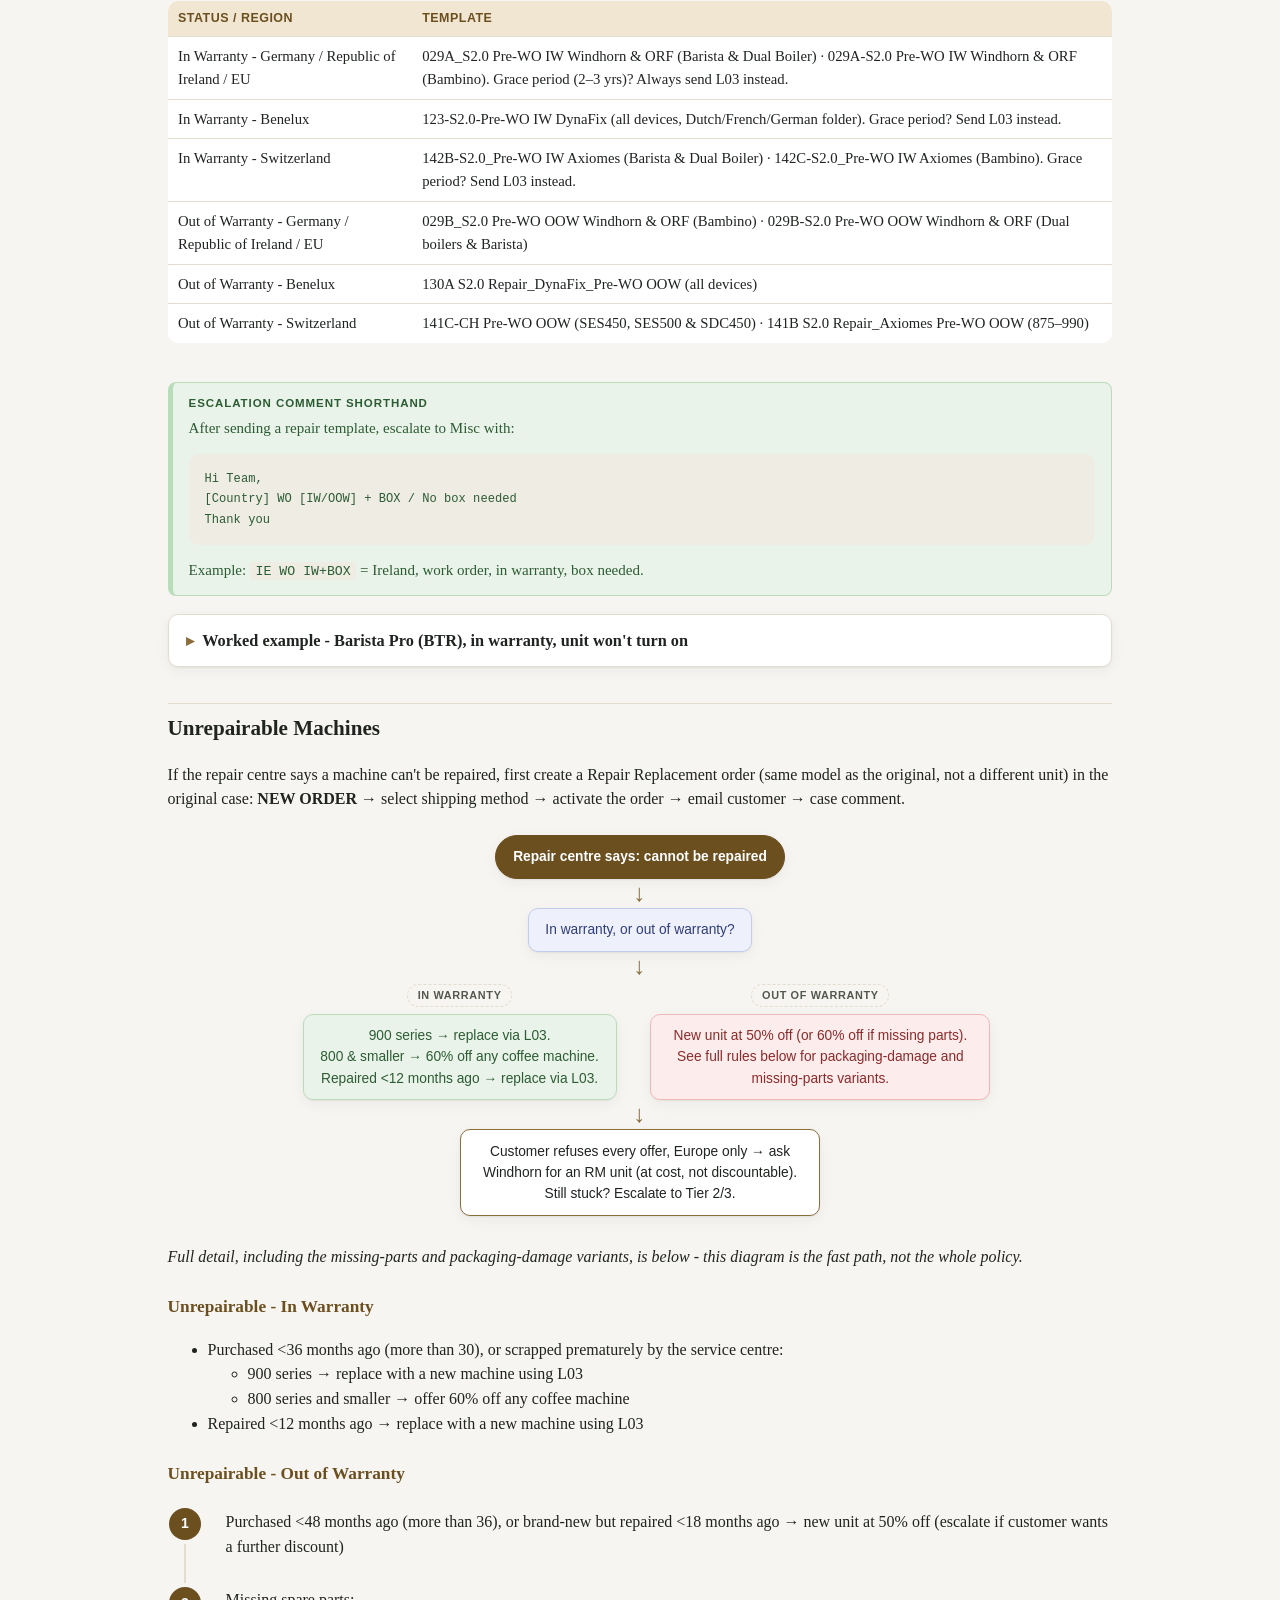
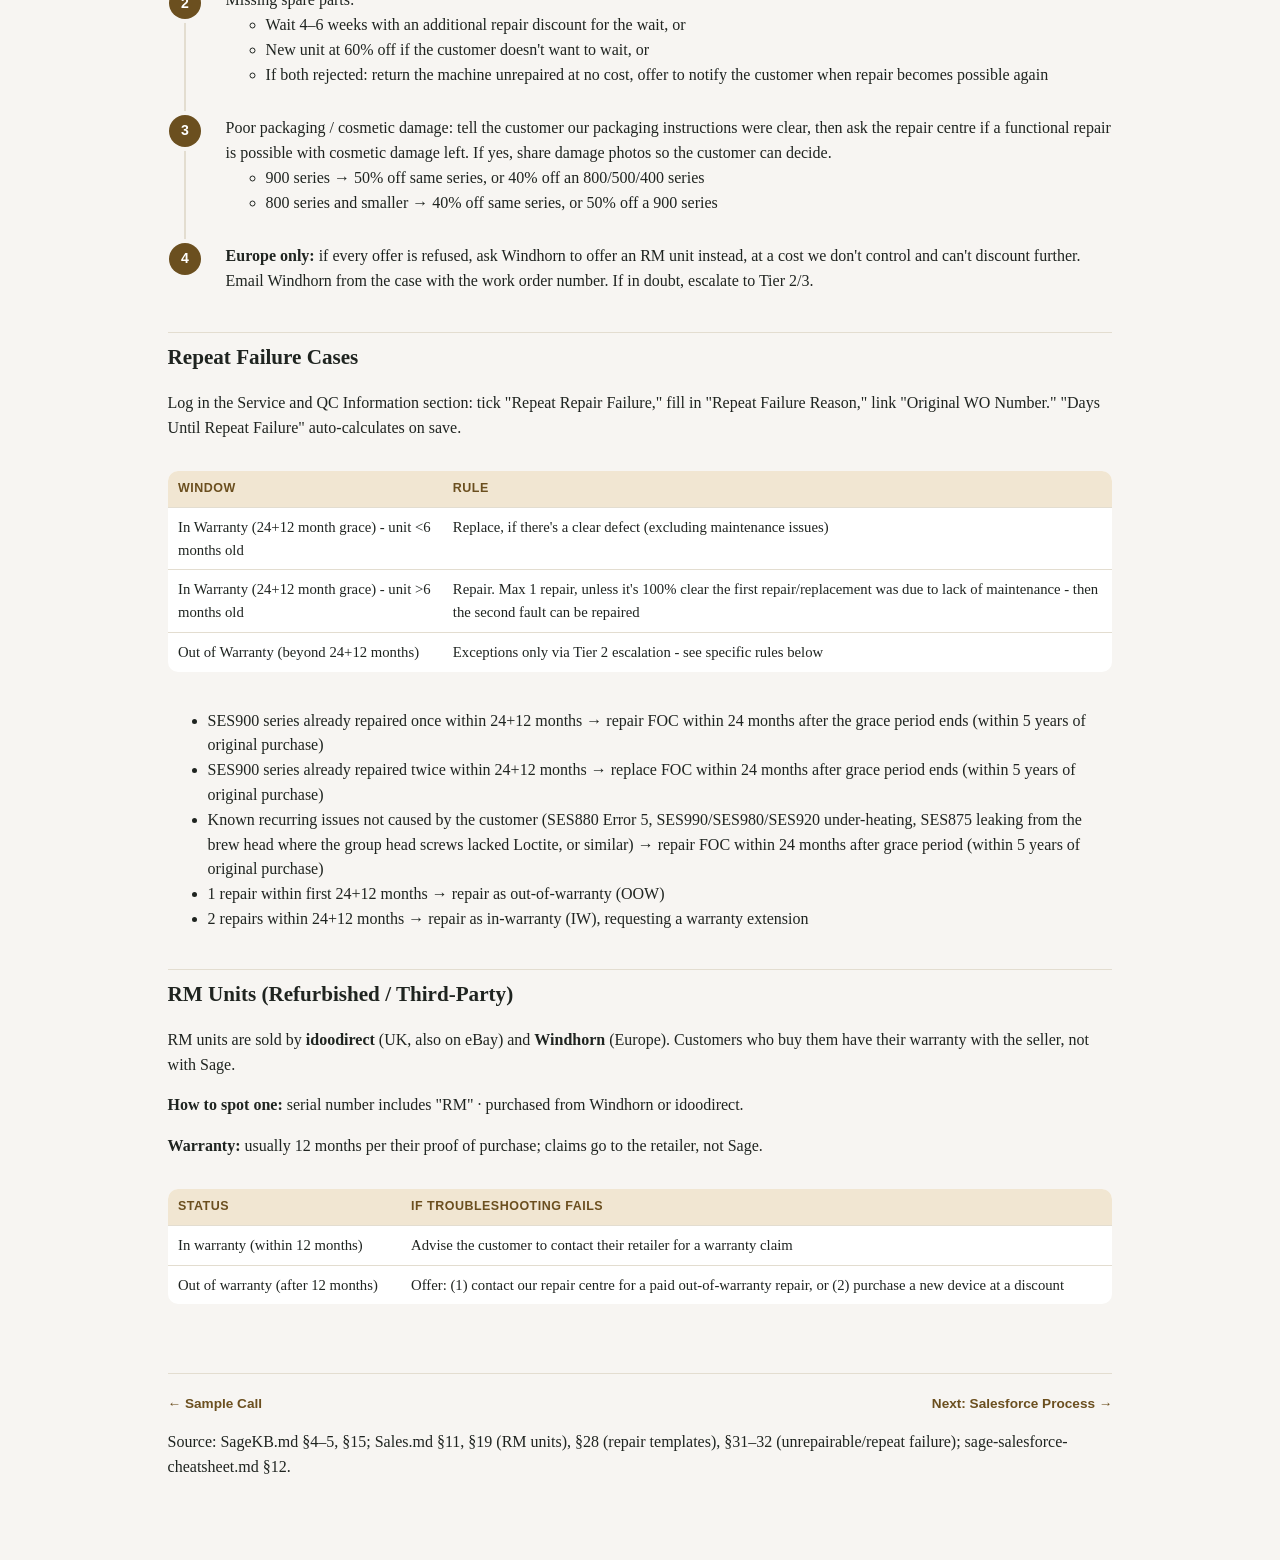
<file: 07-warranty-goodwill.html>
<!doctype html>
<html lang="en">
<head>
<meta charset="utf-8">
<meta name="viewport" content="width=device-width, initial-scale=1">
<title>Warranty, Repair &amp; Goodwill - Sage Knowledge Base</title>
<link rel="stylesheet" href="style.css">
</head>
<body>
<header class="site-header">
  <div class="site-header-inner">
    <a class="brand" href="index.html">
      <span class="brand-icon"><svg viewBox="0 0 24 24" fill="none" stroke="currentColor" stroke-width="1.7" stroke-linecap="round" stroke-linejoin="round"><path d="M4 8h11v7a4 4 0 0 1-4 4H8a4 4 0 0 1-4-4V8Z"/><path d="M15 9h2a2.5 2.5 0 0 1 0 5h-2"/><path class="steam-line" d="M8 3c-.4.8.4 1.2 0 2S7.6 6.8 8 7.6"/><path class="steam-line" style="animation-delay:.5s" d="M12 3c-.4.8.4 1.2 0 2s-.4 1.8 0 2.6"/></svg></span>
      <span class="brand-text">
        <span class="brand-title">Sage Knowledge Base</span>
        <span class="brand-sub">By Stefan Chaanine (TP)</span>
      </span>
    </a>
    <nav class="site-nav">
      <a href="index.html">Home</a>
      <a href="00-descaling-cleaning.html">Cleaning &amp; Descale</a>
      <a href="01-espresso-fundamentals.html">Espresso</a>
      <a href="02-machine-components.html">Parts</a>
      <a href="03-model-specs.html">Models</a>
      <a href="04-troubleshooting.html">Troubleshooting</a>
      <a href="05-customer-care-voice.html">ANCHOR Voice</a>
      <a href="06-sample-call.html">Sample Call</a>
      <a href="07-warranty-goodwill.html">Warranty</a>
      <a href="08-salesforce-process.html">Salesforce</a>
      <a href="09-glossary-team-ops.html">Glossary/Ops</a>
      <a href="10-cram-sheet.html">Cram Sheet</a>
    </nav>
    <div class="search-wrap">
      <input id="kb-search" type="text" placeholder="Search the knowledge base…" autocomplete="off">
      <div id="kb-search-results" class="search-results"></div>
    </div>
  </div>
</header>

<main>
  <div class="h1-row">
    <span class="page-icon"><svg viewBox="0 0 24 24" fill="none" stroke="currentColor" stroke-width="1.7" stroke-linecap="round" stroke-linejoin="round"><path d="M12 3l7 3v6c0 4.5-3 7.5-7 9-4-1.5-7-4.5-7-9V6l7-3Z"/><path d="M9 12l2 2 4-4.5"/></svg></span>
    <h1><span class="kicker">07 · Policy</span>Warranty, Repair &amp; Goodwill</h1>
  </div>
  <p class="page-intro">When to replace vs. repair vs. discount, when goodwill applies, and how unrepairable and repeat-failure cases are handled.</p>

  <div class="toc">
    <div class="toc-label">On this page</div>
    <ol>
      <li><a href="#goodwill-policy">Goodwill Policy</a></li>
      <li><a href="#avoid">What to Avoid in Customer Care</a></li>
      <li><a href="#warranty-by-category">Warranty/Repair by Product Category</a></li>
      <li><a href="#repair-templates">Sending Repair Templates</a></li>
      <li><a href="#unrepairable">Unrepairable Machines</a></li>
      <li><a href="#repeat-failure">Repeat Failure Cases</a></li>
      <li><a href="#rm-units">RM Units (Refurbished/Third-Party)</a></li>
    </ol>
  </div>

  <h2 id="goodwill-policy">Goodwill Policy</h2>
  <div class="callout policy">
    <span class="callout-label">Goodwill = Trust Protection, Not Entitlement</span>
    Goodwill is <strong>not a public promise</strong> and should never be presented as a standard entitlement. It is a way to protect customer trust when the situation justifies further support - a judgment call, never something promised automatically.
  </div>

  <div class="card-grid">
    <div class="card">
      <h3>When to consider it</h3>
      <p>Customer acting in good faith · standard answer feels unfair or brand-damaging · failure outside guarantee but not expected for a premium appliance · customer shows strong brand loyalty · repeated troubleshooting/delays/failed repairs/unclear communication · case has dragged on and customer is losing confidence.</p>
    </div>
    <div class="card">
      <h3>What it can include</h3>
      <p>Replacement · extra troubleshooting · suitable alternative product (upgrades only with approval) · escalation for other goodwill gestures · repair contribution or adjusted discount · free repair with appropriate warranty extension.</p>
    </div>
  </div>

  <h2 id="avoid">What to Avoid in Customer Care</h2>
  <p>Treating the guarantee as the only measure of fairness · saying no too early without reviewing the full situation · implying goodwill is automatic · promising a repair/replacement/refund/upgrade/exception <strong>before approval</strong> · making the customer repeat their story unnecessarily · hiding behind internal process · sending the customer between teams without a clear handover · using technical language that doesn't help the customer · sounding surprised the customer expected the product to last · closing a case because the process is complete when the customer experience is still unresolved.</p>

  <h2 id="warranty-by-category">Warranty / Repair Policy by Product Category</h2>
  <div class="table-wrap">
  <table>
    <thead><tr><th>Category</th><th>In Warranty</th><th>Out of Warranty</th></tr></thead>
    <tbody>
      <tr><td>Sage non-coffee appliances (soda maker, food processor, kettle, multi-cooker, ice cream maker, sandwich press/grill, toaster) - <strong>no repair offered</strong></td><td>Replace</td><td>30% discount on new appliance (Tier 2 for more)</td></tr>
      <tr><td>Coffee grinders and drip coffee machines - <strong>no repair offered</strong></td><td>Replace</td><td>30% discount on new appliance (Tier 2 for more)</td></tr>
      <tr><td>Sage Nespresso-compatible machines (Creatista etc.) - <strong>no repair offered</strong></td><td>Replace (&lt;3 months) / Contact Nespresso (&gt;3 months)</td><td>30% discount on new appliance (Tier 2 for more)</td></tr>
      <tr><td>Espresso machines (Bambino through Oracle Touch)</td><td>See <a href="04-troubleshooting.html">model troubleshooting</a>; repair/replace per fault type and escalation outcome</td><td>Escalate per Goodwill Policy above</td></tr>
    </tbody>
  </table>
  </div>

  <h2 id="repair-templates">Sending Repair Templates</h2>
  <p>Process for sending the customer a repair template email based on warranty status, region, and machine type. After sending, escalate to Misc so the repair team knows whether a box is needed.</p>

  <div class="table-wrap">
  <table>
    <thead><tr><th>Status / Region</th><th>Template</th></tr></thead>
    <tbody>
      <tr><td>In Warranty - Germany / Republic of Ireland / EU</td><td>029A_S2.0 Pre-WO IW Windhorn &amp; ORF (Barista &amp; Dual Boiler) · 029A-S2.0 Pre-WO IW Windhorn &amp; ORF (Bambino). Grace period (2–3 yrs)? Always send L03 instead.</td></tr>
      <tr><td>In Warranty - Benelux</td><td>123-S2.0-Pre-WO IW DynaFix (all devices, Dutch/French/German folder). Grace period? Send L03 instead.</td></tr>
      <tr><td>In Warranty - Switzerland</td><td>142B-S2.0_Pre-WO IW Axiomes (Barista &amp; Dual Boiler) · 142C-S2.0_Pre-WO IW Axiomes (Bambino). Grace period? Send L03 instead.</td></tr>
      <tr><td>Out of Warranty - Germany / Republic of Ireland / EU</td><td>029B_S2.0 Pre-WO OOW Windhorn &amp; ORF (Bambino) · 029B-S2.0 Pre-WO OOW Windhorn &amp; ORF (Dual boilers &amp; Barista)</td></tr>
      <tr><td>Out of Warranty - Benelux</td><td>130A S2.0 Repair_DynaFix_Pre-WO OOW (all devices)</td></tr>
      <tr><td>Out of Warranty - Switzerland</td><td>141C-CH Pre-WO OOW (SES450, SES500 &amp; SDC450) · 141B S2.0 Repair_Axiomes Pre-WO OOW (875–990)</td></tr>
    </tbody>
  </table>
  </div>

  <div class="callout tip">
    <span class="callout-label">Escalation comment shorthand</span>
    After sending a repair template, escalate to Misc with:
    <pre><code>Hi Team,
[Country] WO [IW/OOW] + BOX / No box needed
Thank you</code></pre>
    Example: <code>IE WO IW+BOX</code> = Ireland, work order, in warranty, box needed.
  </div>

  <details class="section"><summary>Worked example - Barista Pro (BTR), in warranty, unit won't turn on</summary><div class="body">
    <ul>
      <li><strong>Complaint Code:</strong> Power &amp; Display Issue</li>
      <li><strong>Sub Complaint Code:</strong> Unit will not turn on</li>
      <li><strong>Subject:</strong> "Barista Pro BTR - Unit stops working after 3-5 sec"</li>
      <li><strong>Description:</strong> customer emailed that unit stops extraction while brewing after 3-5 sec; advised to check without water filter; also advised advanced descale and asked for proof of purchase in case a repair is needed</li>
      <li><strong>Comment:</strong> <code>IE WO IW/OOW+BOX/No box needed</code></li>
      <li><strong>Escalate To:</strong> Misc · <strong>Escalation Reason:</strong> Other</li>
      <li><strong>Escalation Notes:</strong> "Hi team, IE WO IW/OOW+BOX/No box needed. Thank you."</li>
      <li><strong>Status:</strong> Waiting Internal · <strong>Priority:</strong> Low</li>
    </ul>
  </div></details>

  <h2 id="unrepairable">Unrepairable Machines</h2>
  <p>If the repair centre says a machine can't be repaired, first create a Repair Replacement order (same model as the original, not a different unit) in the original case: <strong>NEW ORDER</strong> → select shipping method → activate the order → email customer → case comment.</p>

  <div class="flowchart">
    <div class="fc-box start-end">Repair centre says: cannot be repaired</div>
    <div class="fc-arrow-down">&darr;</div>
    <div class="fc-box decision">In warranty, or out of warranty?</div>
    <div class="fc-arrow-down">&darr;</div>
    <div class="fc-branch">
      <div class="fc-branch-col">
        <span class="fc-branch-label">In warranty</span>
        <div class="fc-box outcome-good">900 series &rarr; replace via L03.<br>800 &amp; smaller &rarr; 60% off any coffee machine.<br>Repaired &lt;12 months ago &rarr; replace via L03.</div>
      </div>
      <div class="fc-branch-col">
        <span class="fc-branch-label">Out of warranty</span>
        <div class="fc-box outcome-bad">New unit at 50% off (or 60% off if missing parts). See full rules below for packaging-damage and missing-parts variants.</div>
      </div>
    </div>
    <div class="fc-arrow-down">&darr;</div>
    <div class="fc-box">Customer refuses every offer, Europe only &rarr; ask Windhorn for an RM unit (at cost, not discountable). Still stuck? Escalate to Tier 2/3.</div>
  </div>
  <p><em>Full detail, including the missing-parts and packaging-damage variants, is below - this diagram is the fast path, not the whole policy.</em></p>

  <h3>Unrepairable - In Warranty</h3>
  <ul>
    <li>Purchased &lt;36 months ago (more than 30), or scrapped prematurely by the service centre:
      <ul><li>900 series → replace with a new machine using L03</li><li>800 series and smaller → offer 60% off any coffee machine</li></ul>
    </li>
    <li>Repaired &lt;12 months ago → replace with a new machine using L03</li>
  </ul>

  <h3>Unrepairable - Out of Warranty</h3>
  <ol class="stepper">
    <li>Purchased &lt;48 months ago (more than 36), or brand-new but repaired &lt;18 months ago → new unit at 50% off (escalate if customer wants a further discount)</li>
    <li>Missing spare parts:
      <ul>
        <li>Wait 4–6 weeks with an additional repair discount for the wait, or</li>
        <li>New unit at 60% off if the customer doesn't want to wait, or</li>
        <li>If both rejected: return the machine unrepaired at no cost, offer to notify the customer when repair becomes possible again</li>
      </ul>
    </li>
    <li>Poor packaging / cosmetic damage: tell the customer our packaging instructions were clear, then ask the repair centre if a functional repair is possible with cosmetic damage left. If yes, share damage photos so the customer can decide.
      <ul>
        <li>900 series → 50% off same series, or 40% off an 800/500/400 series</li>
        <li>800 series and smaller → 40% off same series, or 50% off a 900 series</li>
      </ul>
    </li>
    <li><strong>Europe only:</strong> if every offer is refused, ask Windhorn to offer an RM unit instead, at a cost we don't control and can't discount further. Email Windhorn from the case with the work order number. If in doubt, escalate to Tier 2/3.</li>
  </ol>

  <h2 id="repeat-failure">Repeat Failure Cases</h2>
  <p>Log in the Service and QC Information section: tick "Repeat Repair Failure," fill in "Repeat Failure Reason," link "Original WO Number." "Days Until Repeat Failure" auto-calculates on save.</p>
  <div class="table-wrap">
  <table>
    <thead><tr><th>Window</th><th>Rule</th></tr></thead>
    <tbody>
      <tr><td>In Warranty (24+12 month grace) - unit &lt;6 months old</td><td>Replace, if there's a clear defect (excluding maintenance issues)</td></tr>
      <tr><td>In Warranty (24+12 month grace) - unit &gt;6 months old</td><td>Repair. Max 1 repair, unless it's 100% clear the first repair/replacement was due to lack of maintenance - then the second fault can be repaired</td></tr>
      <tr><td>Out of Warranty (beyond 24+12 months)</td><td>Exceptions only via Tier 2 escalation - see specific rules below</td></tr>
    </tbody>
  </table>
  </div>
  <ul>
    <li>SES900 series already repaired once within 24+12 months → repair FOC within 24 months after the grace period ends (within 5 years of original purchase)</li>
    <li>SES900 series already repaired twice within 24+12 months → replace FOC within 24 months after grace period ends (within 5 years of original purchase)</li>
    <li>Known recurring issues not caused by the customer (SES880 Error 5, SES990/SES980/SES920 under-heating, SES875 leaking from the brew head where the group head screws lacked Loctite, or similar) → repair FOC within 24 months after grace period (within 5 years of original purchase)</li>
    <li>1 repair within first 24+12 months → repair as out-of-warranty (OOW)</li>
    <li>2 repairs within 24+12 months → repair as in-warranty (IW), requesting a warranty extension</li>
  </ul>

  <h2 id="rm-units">RM Units (Refurbished / Third-Party)</h2>
  <p>RM units are sold by <strong>idoodirect</strong> (UK, also on eBay) and <strong>Windhorn</strong> (Europe). Customers who buy them have their warranty with the seller, not with Sage.</p>
  <p><strong>How to spot one:</strong> serial number includes "RM" · purchased from Windhorn or idoodirect.</p>
  <p><strong>Warranty:</strong> usually 12 months per their proof of purchase; claims go to the retailer, not Sage.</p>
  <div class="table-wrap">
  <table>
    <thead><tr><th>Status</th><th>If troubleshooting fails</th></tr></thead>
    <tbody>
      <tr><td>In warranty (within 12 months)</td><td>Advise the customer to contact their retailer for a warranty claim</td></tr>
      <tr><td>Out of warranty (after 12 months)</td><td>Offer: (1) contact our repair centre for a paid out-of-warranty repair, or (2) purchase a new device at a discount</td></tr>
    </tbody>
  </table>
  </div>

  <div class="pagefoot">
    <a href="06-sample-call.html">← Sample Call</a>
    <a href="08-salesforce-process.html">Next: Salesforce Process →</a>
  </div>
  <p class="src">Source: SageKB.md §4–5, §15; Sales.md §11, §19 (RM units), §28 (repair templates), §31–32 (unrepairable/repeat failure); sage-salesforce-cheatsheet.md §12.</p>
</main>

<script src="search-index.js"></script>
<script src="app.js"></script>
</body>
</html>
</file>
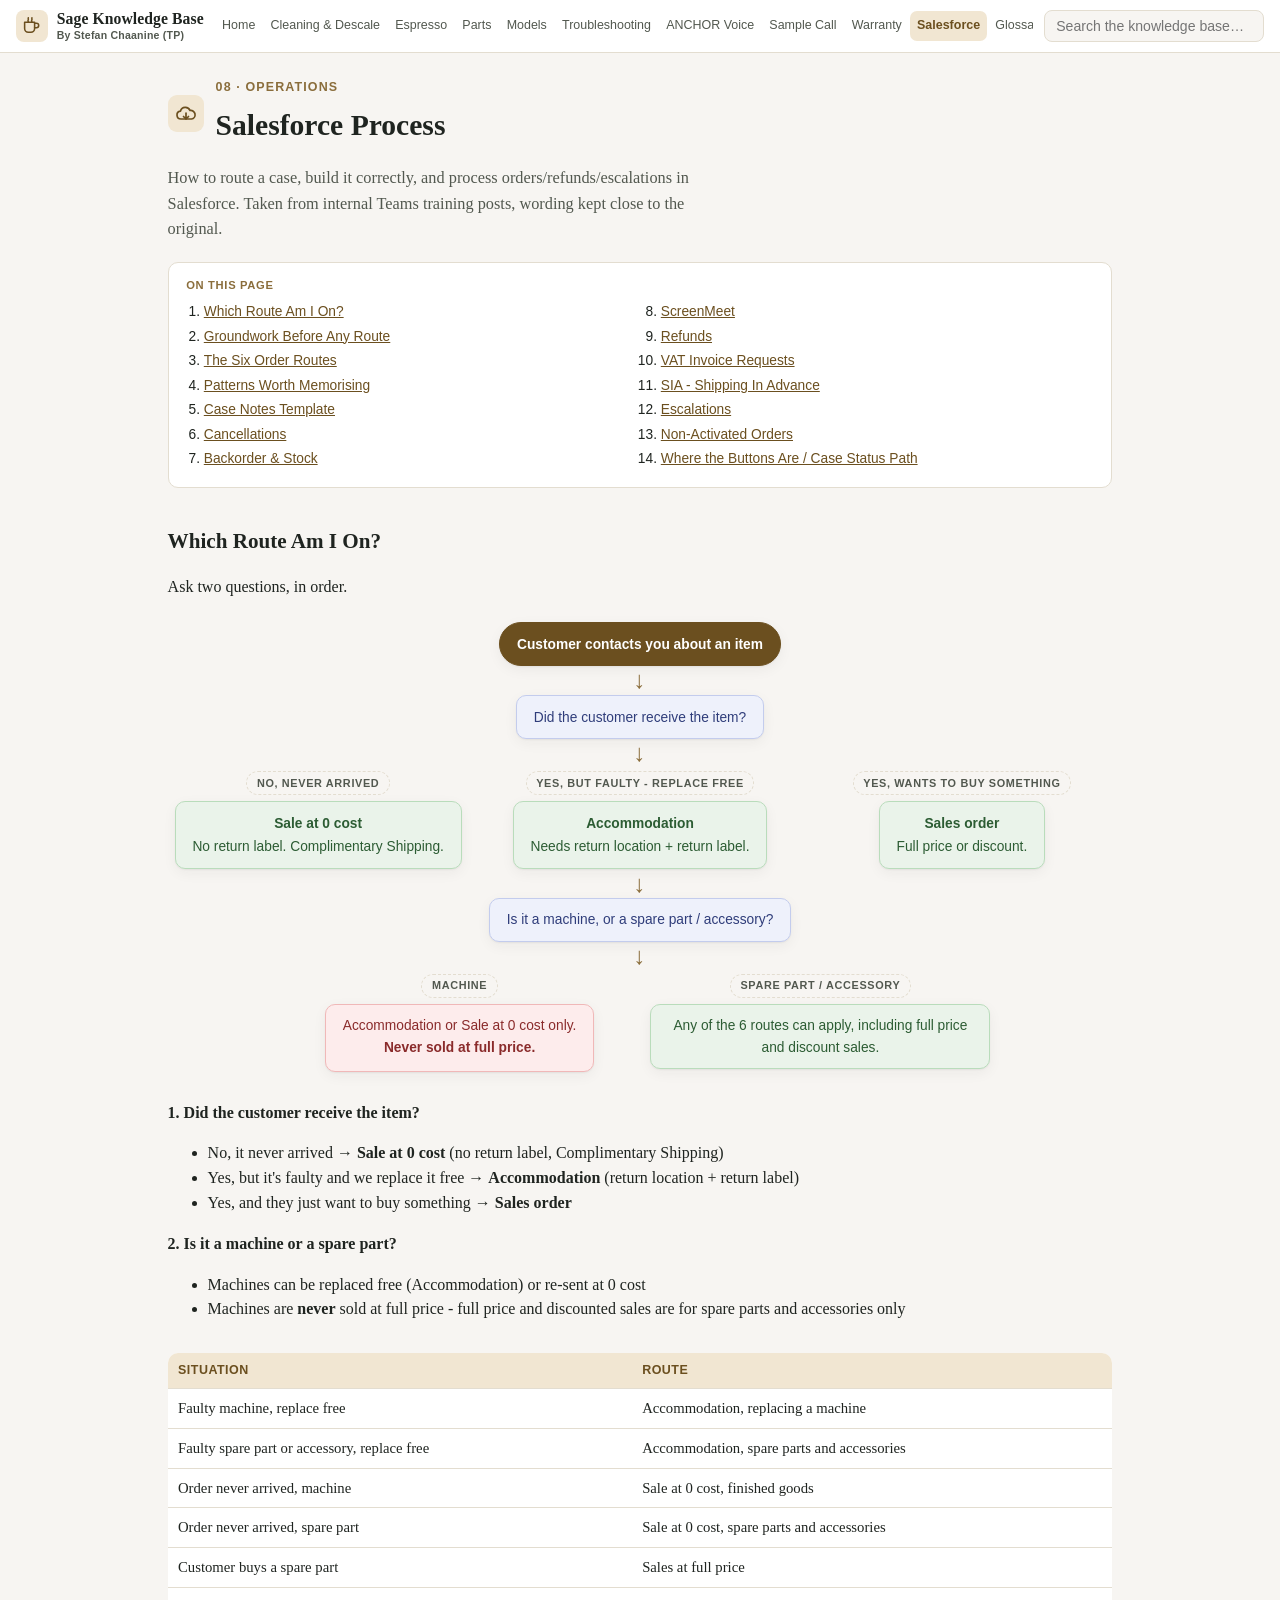
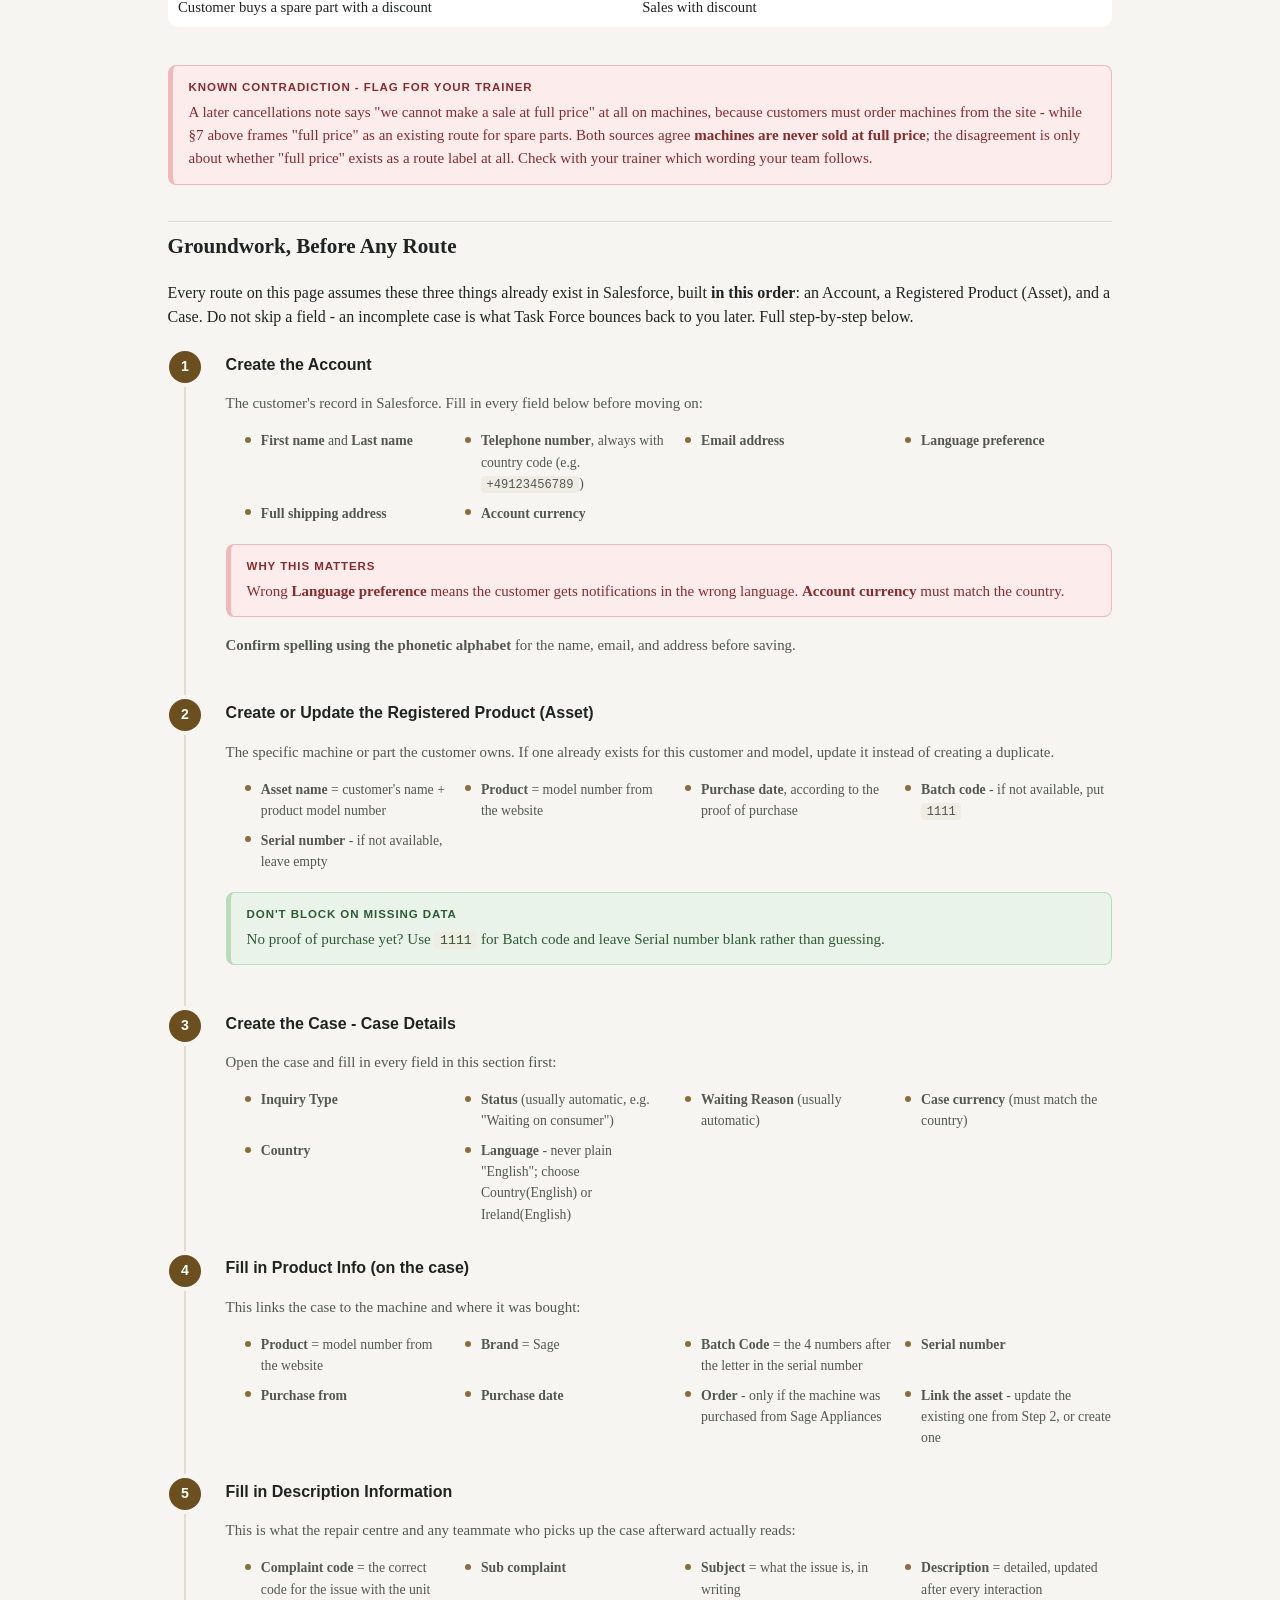
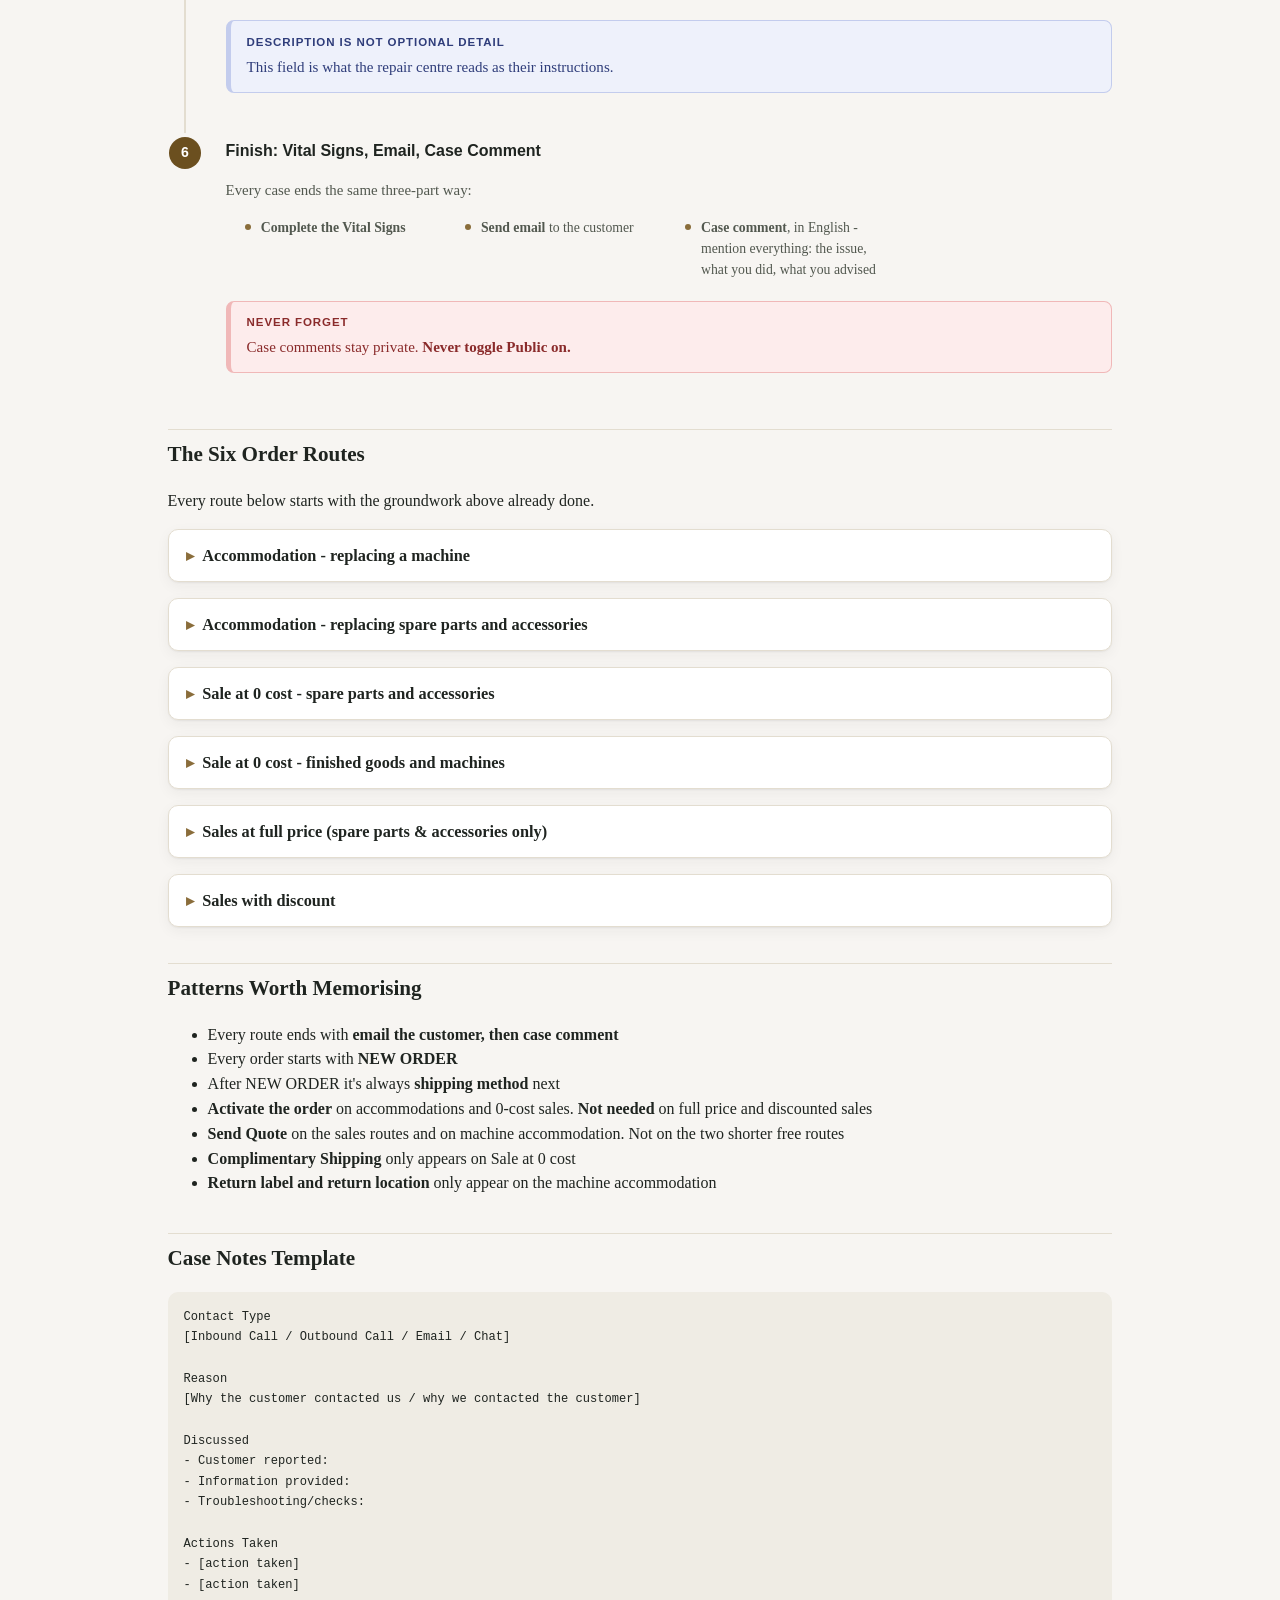
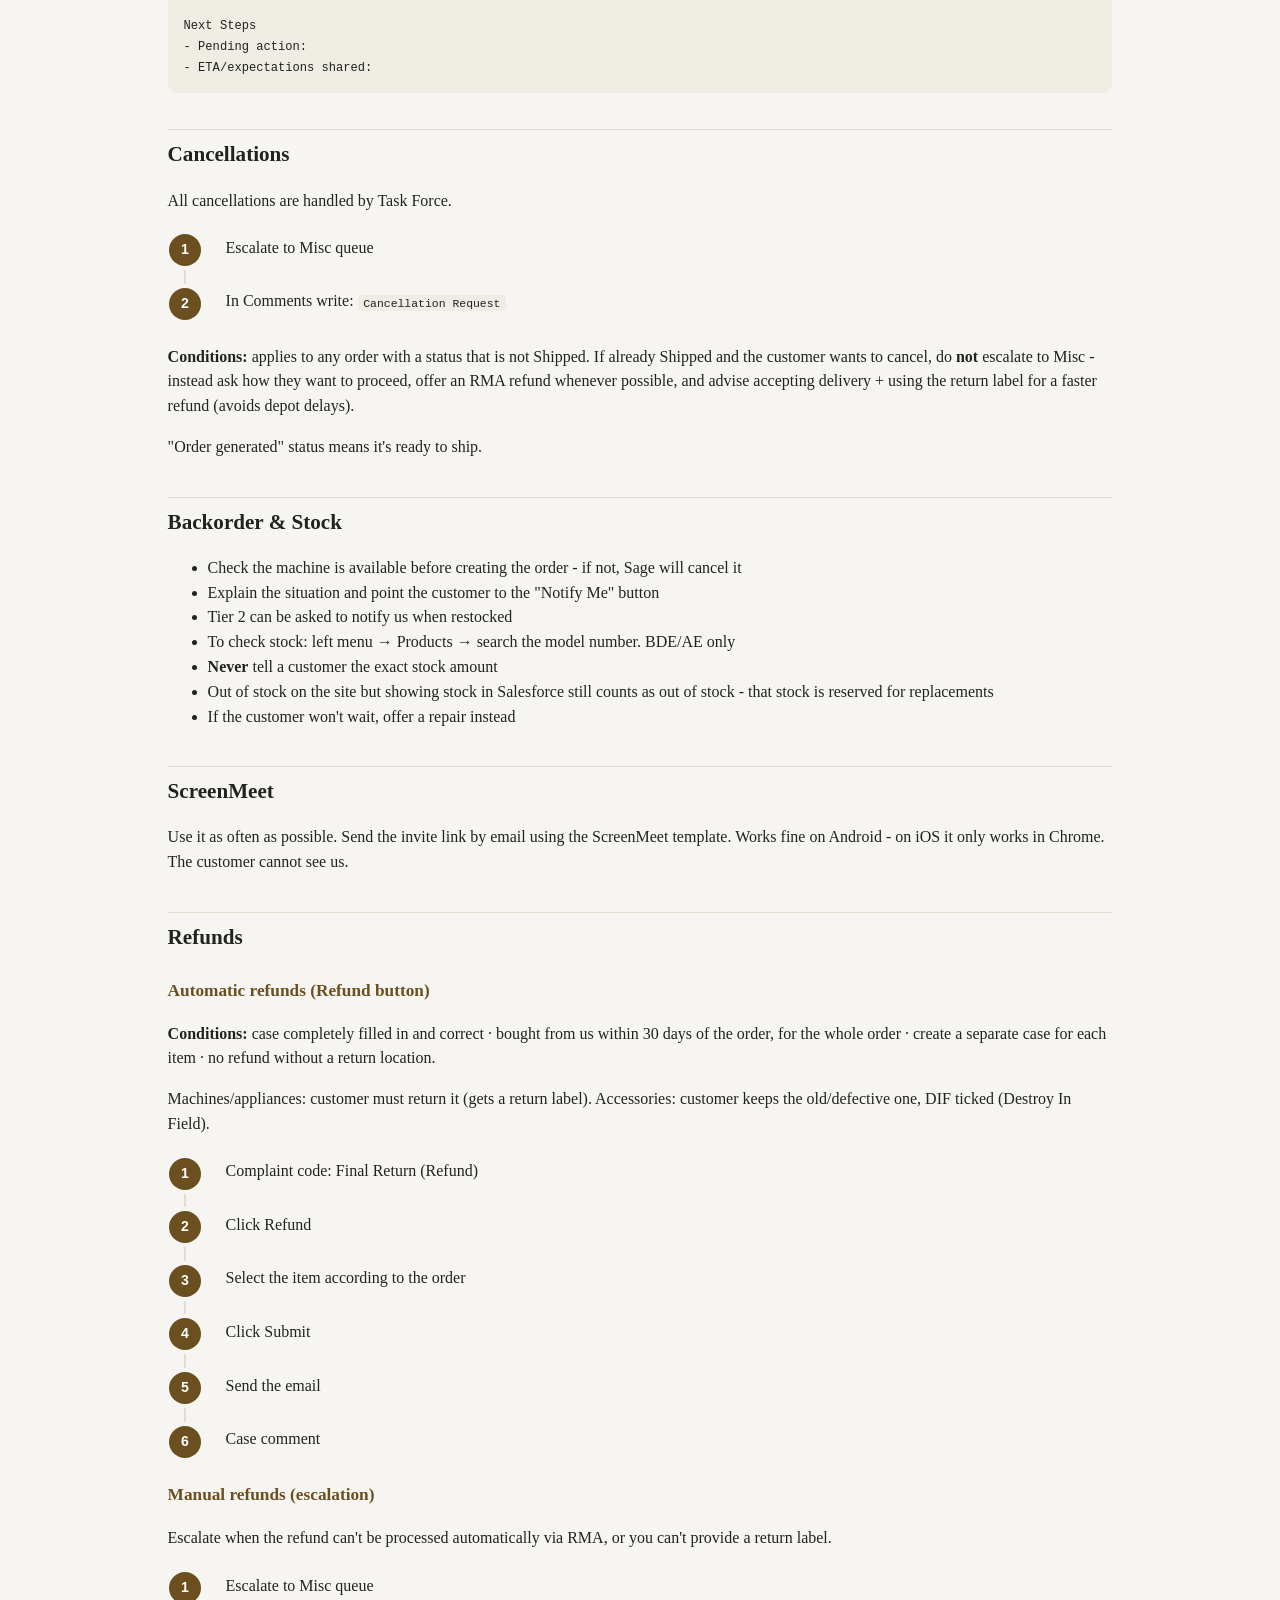
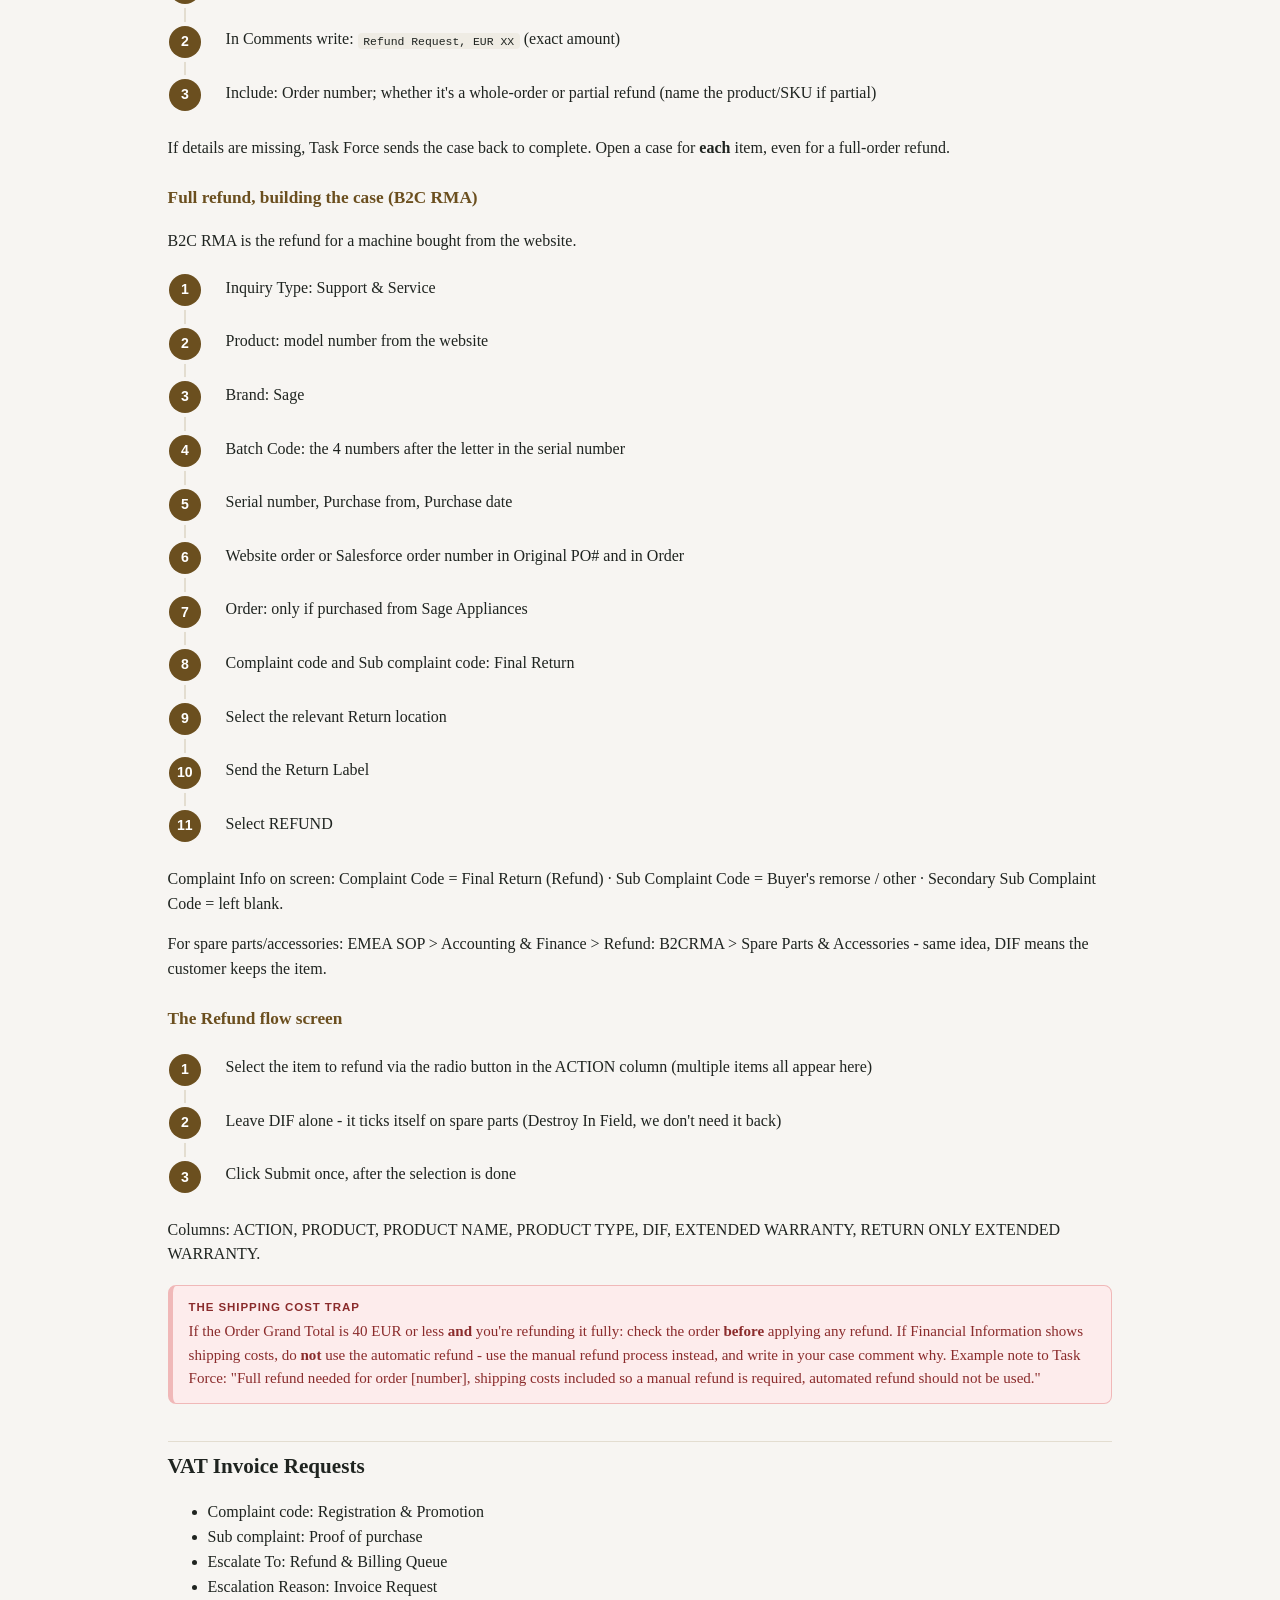
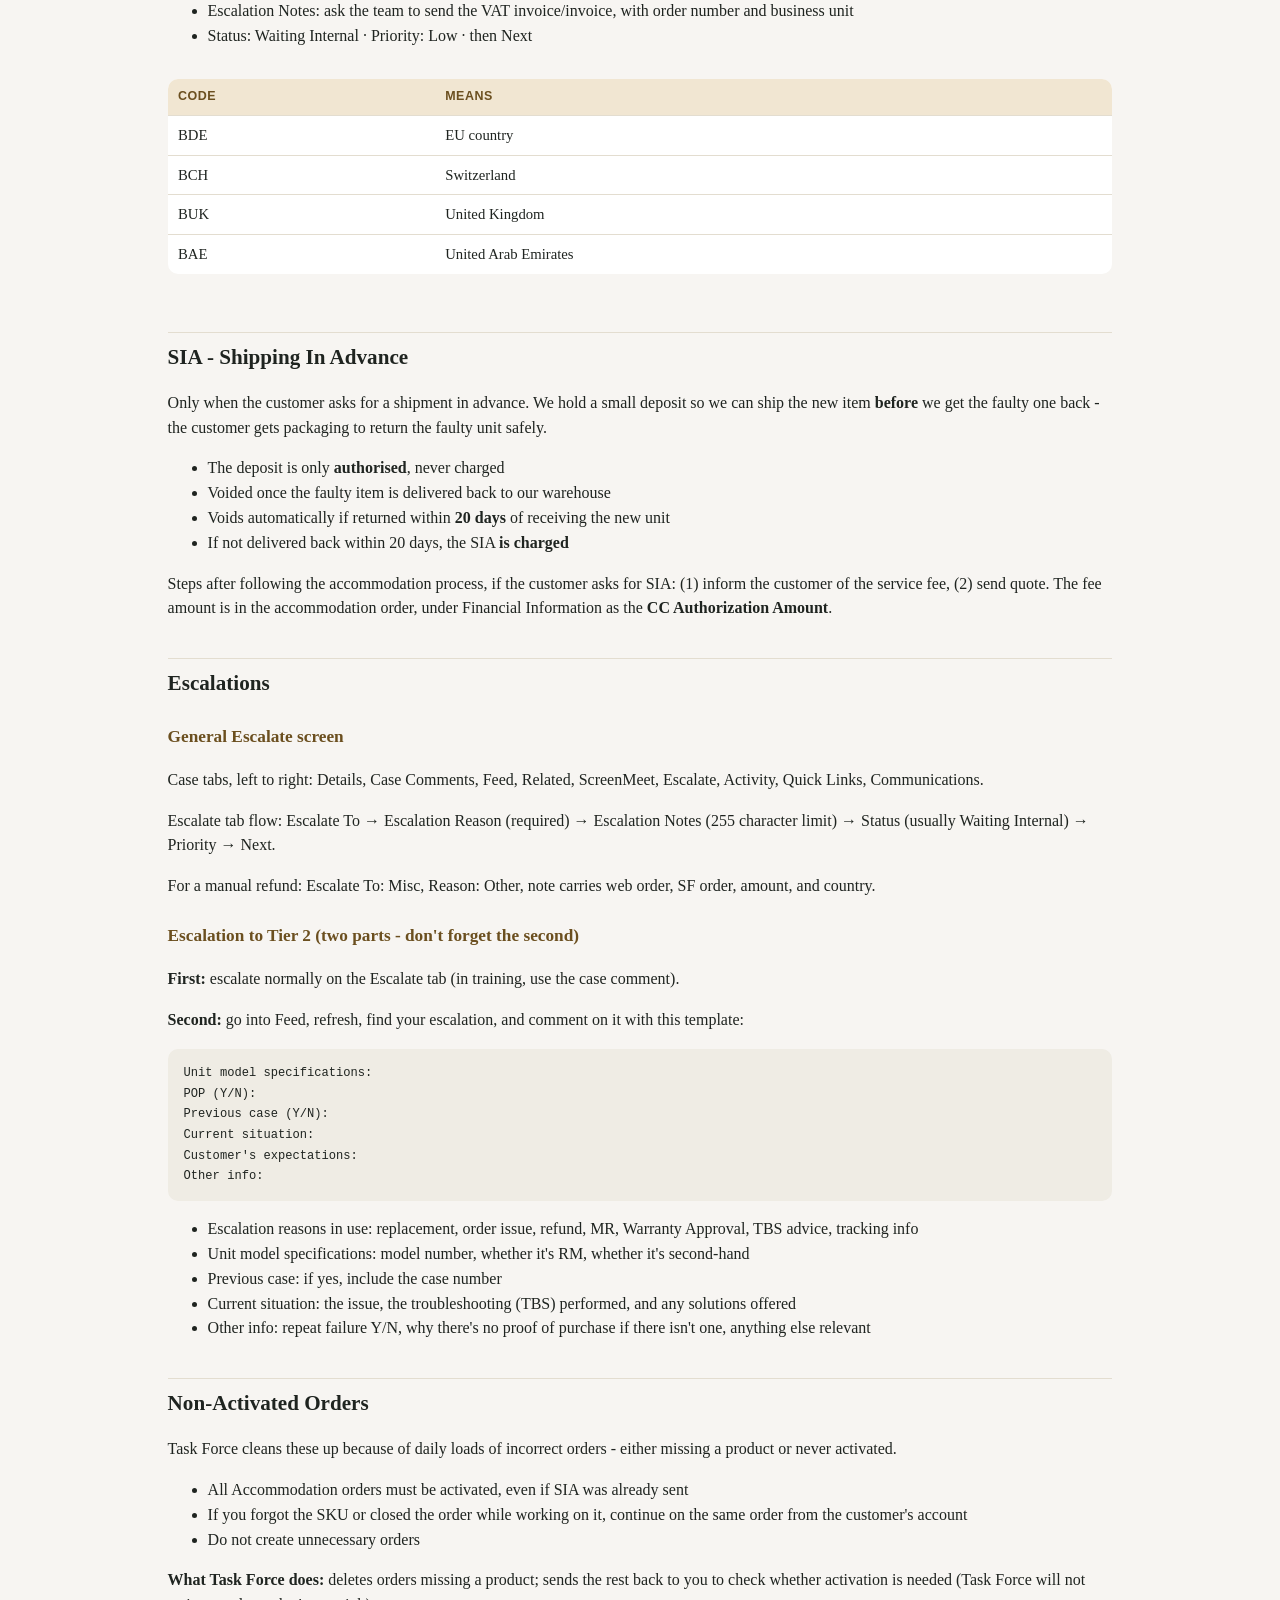
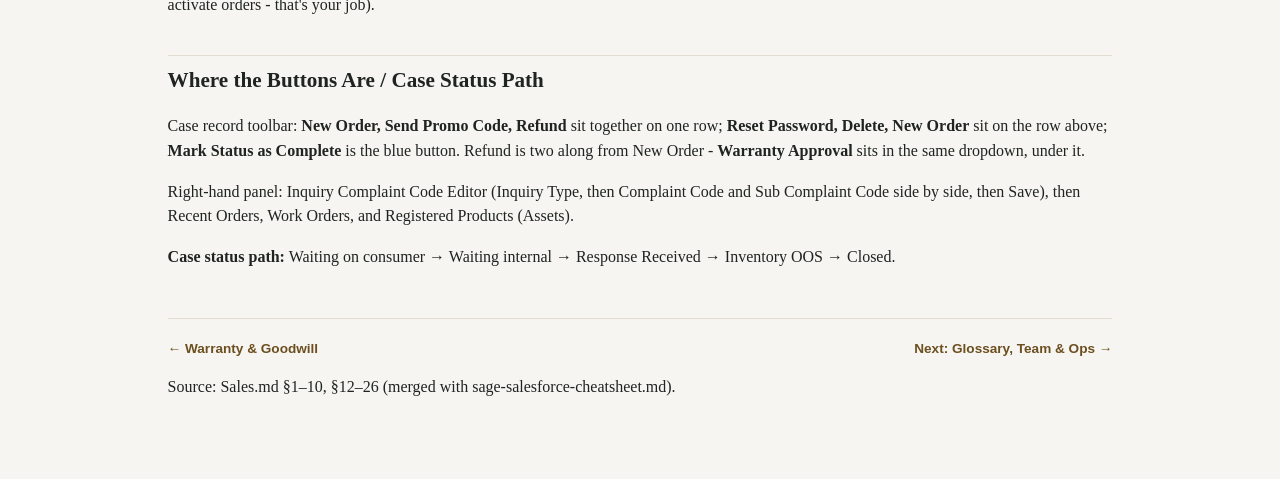
<file: 08-salesforce-process.html>
<!doctype html>
<html lang="en">
<head>
<meta charset="utf-8">
<meta name="viewport" content="width=device-width, initial-scale=1">
<title>Salesforce Process - Sage Knowledge Base</title>
<link rel="stylesheet" href="style.css">
</head>
<body>
<header class="site-header">
  <div class="site-header-inner">
    <a class="brand" href="index.html">
      <span class="brand-icon"><svg viewBox="0 0 24 24" fill="none" stroke="currentColor" stroke-width="1.7" stroke-linecap="round" stroke-linejoin="round"><path d="M4 8h11v7a4 4 0 0 1-4 4H8a4 4 0 0 1-4-4V8Z"/><path d="M15 9h2a2.5 2.5 0 0 1 0 5h-2"/><path class="steam-line" d="M8 3c-.4.8.4 1.2 0 2S7.6 6.8 8 7.6"/><path class="steam-line" style="animation-delay:.5s" d="M12 3c-.4.8.4 1.2 0 2s-.4 1.8 0 2.6"/></svg></span>
      <span class="brand-text">
        <span class="brand-title">Sage Knowledge Base</span>
        <span class="brand-sub">By Stefan Chaanine (TP)</span>
      </span>
    </a>
    <nav class="site-nav">
      <a href="index.html">Home</a>
      <a href="00-descaling-cleaning.html">Cleaning &amp; Descale</a>
      <a href="01-espresso-fundamentals.html">Espresso</a>
      <a href="02-machine-components.html">Parts</a>
      <a href="03-model-specs.html">Models</a>
      <a href="04-troubleshooting.html">Troubleshooting</a>
      <a href="05-customer-care-voice.html">ANCHOR Voice</a>
      <a href="06-sample-call.html">Sample Call</a>
      <a href="07-warranty-goodwill.html">Warranty</a>
      <a href="08-salesforce-process.html">Salesforce</a>
      <a href="09-glossary-team-ops.html">Glossary/Ops</a>
      <a href="10-cram-sheet.html">Cram Sheet</a>
    </nav>
    <div class="search-wrap">
      <input id="kb-search" type="text" placeholder="Search the knowledge base…" autocomplete="off">
      <div id="kb-search-results" class="search-results"></div>
    </div>
  </div>
</header>

<main>
  <div class="h1-row">
    <span class="page-icon"><svg viewBox="0 0 24 24" fill="none" stroke="currentColor" stroke-width="1.7" stroke-linecap="round" stroke-linejoin="round"><path d="M7 17a4 4 0 0 1-.5-7.97A5 5 0 0 1 16 8.5 4 4 0 0 1 17.5 17H7Z"/><path d="M12 11v6M9.5 14.5 12 17l2.5-2.5"/></svg></span>
    <h1><span class="kicker">08 · Operations</span>Salesforce Process</h1>
  </div>
  <p class="page-intro">How to route a case, build it correctly, and process orders/refunds/escalations in Salesforce. Taken from internal Teams training posts, wording kept close to the original.</p>

  <div class="toc">
    <div class="toc-label">On this page</div>
    <ol>
      <li><a href="#which-route">Which Route Am I On?</a></li>
      <li><a href="#groundwork">Groundwork Before Any Route</a></li>
      <li><a href="#six-routes">The Six Order Routes</a></li>
      <li><a href="#patterns">Patterns Worth Memorising</a></li>
      <li><a href="#case-notes">Case Notes Template</a></li>
      <li><a href="#cancellations">Cancellations</a></li>
      <li><a href="#backorder">Backorder &amp; Stock</a></li>
      <li><a href="#screenmeet">ScreenMeet</a></li>
      <li><a href="#refunds">Refunds</a></li>
      <li><a href="#vat">VAT Invoice Requests</a></li>
      <li><a href="#sia">SIA - Shipping In Advance</a></li>
      <li><a href="#escalation">Escalations</a></li>
      <li><a href="#non-activated">Non-Activated Orders</a></li>
      <li><a href="#ui-map">Where the Buttons Are / Case Status Path</a></li>
    </ol>
  </div>

  <h2 id="which-route">Which Route Am I On?</h2>
  <p>Ask two questions, in order.</p>

  <div class="flowchart">
    <div class="fc-box start-end">Customer contacts you about an item</div>
    <div class="fc-arrow-down">&darr;</div>
    <div class="fc-box decision">Did the customer receive the item?</div>
    <div class="fc-arrow-down">&darr;</div>
    <div class="fc-branch">
      <div class="fc-branch-col">
        <span class="fc-branch-label">No, never arrived</span>
        <div class="fc-box outcome-good"><strong>Sale at 0 cost</strong>No return label. Complimentary Shipping.</div>
      </div>
      <div class="fc-branch-col">
        <span class="fc-branch-label">Yes, but faulty - replace free</span>
        <div class="fc-box outcome-good"><strong>Accommodation</strong>Needs return location + return label.</div>
      </div>
      <div class="fc-branch-col">
        <span class="fc-branch-label">Yes, wants to buy something</span>
        <div class="fc-box outcome-good"><strong>Sales order</strong>Full price or discount.</div>
      </div>
    </div>
    <div class="fc-arrow-down">&darr;</div>
    <div class="fc-box decision">Is it a machine, or a spare part / accessory?</div>
    <div class="fc-arrow-down">&darr;</div>
    <div class="fc-branch">
      <div class="fc-branch-col">
        <span class="fc-branch-label">Machine</span>
        <div class="fc-box outcome-bad">Accommodation or Sale at 0 cost only.<br><strong>Never sold at full price.</strong></div>
      </div>
      <div class="fc-branch-col">
        <span class="fc-branch-label">Spare part / accessory</span>
        <div class="fc-box outcome-good">Any of the 6 routes can apply, including full price and discount sales.</div>
      </div>
    </div>
  </div>

  <p><strong>1. Did the customer receive the item?</strong></p>
  <ul>
    <li>No, it never arrived → <strong>Sale at 0 cost</strong> (no return label, Complimentary Shipping)</li>
    <li>Yes, but it's faulty and we replace it free → <strong>Accommodation</strong> (return location + return label)</li>
    <li>Yes, and they just want to buy something → <strong>Sales order</strong></li>
  </ul>
  <p><strong>2. Is it a machine or a spare part?</strong></p>
  <ul>
    <li>Machines can be replaced free (Accommodation) or re-sent at 0 cost</li>
    <li>Machines are <strong>never</strong> sold at full price - full price and discounted sales are for spare parts and accessories only</li>
  </ul>

  <div class="table-wrap">
  <table>
    <thead><tr><th>Situation</th><th>Route</th></tr></thead>
    <tbody>
      <tr><td>Faulty machine, replace free</td><td>Accommodation, replacing a machine</td></tr>
      <tr><td>Faulty spare part or accessory, replace free</td><td>Accommodation, spare parts and accessories</td></tr>
      <tr><td>Order never arrived, machine</td><td>Sale at 0 cost, finished goods</td></tr>
      <tr><td>Order never arrived, spare part</td><td>Sale at 0 cost, spare parts and accessories</td></tr>
      <tr><td>Customer buys a spare part</td><td>Sales at full price</td></tr>
      <tr><td>Customer buys a spare part with a discount</td><td>Sales with discount</td></tr>
    </tbody>
  </table>
  </div>

  <div class="callout warn">
    <span class="callout-label">Known contradiction - flag for your trainer</span>
    A later cancellations note says "we cannot make a sale at full price" at all on machines, because customers must order machines from the site - while §7 above frames "full price" as an existing route for spare parts. Both sources agree <strong>machines are never sold at full price</strong>; the disagreement is only about whether "full price" exists as a route label at all. Check with your trainer which wording your team follows.
  </div>

  <h2 id="groundwork">Groundwork, Before Any Route</h2>
  <p>Every route on this page assumes these three things already exist in Salesforce, built <strong>in this order</strong>: an Account, a Registered Product (Asset), and a Case. Do not skip a field - an incomplete case is what Task Force bounces back to you later. Full step-by-step below.</p>

  <ol class="stepper">
    <li id="step-create-account">
      <div class="step-title">Create the Account</div>
      <div class="step-body">
        <p>The customer's record in Salesforce. Fill in every field below before moving on:</p>
        <ul class="step-fields">
          <li><strong>First name</strong> and <strong>Last name</strong></li>
          <li><strong>Telephone number</strong>, always with country code (e.g. <code>+49123456789</code>)</li>
          <li><strong>Email address</strong></li>
          <li><strong>Language preference</strong></li>
          <li><strong>Full shipping address</strong></li>
          <li><strong>Account currency</strong></li>
        </ul>
        <div class="callout warn">
          <span class="callout-label">Why this matters</span>
          Wrong <strong>Language preference</strong> means the customer gets notifications in the wrong language. <strong>Account currency</strong> must match the country.
        </div>
        <p><strong>Confirm spelling using the phonetic alphabet</strong> for the name, email, and address before saving.</p>
      </div>
    </li>

    <li id="step-create-asset">
      <div class="step-title">Create or Update the Registered Product (Asset)</div>
      <div class="step-body">
        <p>The specific machine or part the customer owns. If one already exists for this customer and model, update it instead of creating a duplicate.</p>
        <ul class="step-fields">
          <li><strong>Asset name</strong> = customer's name + product model number</li>
          <li><strong>Product</strong> = model number from the website</li>
          <li><strong>Purchase date</strong>, according to the proof of purchase</li>
          <li><strong>Batch code</strong> - if not available, put <code>1111</code></li>
          <li><strong>Serial number</strong> - if not available, leave empty</li>
        </ul>
        <div class="callout tip">
          <span class="callout-label">Don't block on missing data</span>
          No proof of purchase yet? Use <code>1111</code> for Batch code and leave Serial number blank rather than guessing.
        </div>
      </div>
    </li>

    <li id="step-create-case">
      <div class="step-title">Create the Case - Case Details</div>
      <div class="step-body">
        <p>Open the case and fill in every field in this section first:</p>
        <ul class="step-fields">
          <li><strong>Inquiry Type</strong></li>
          <li><strong>Status</strong> (usually automatic, e.g. "Waiting on consumer")</li>
          <li><strong>Waiting Reason</strong> (usually automatic)</li>
          <li><strong>Case currency</strong> (must match the country)</li>
          <li><strong>Country</strong></li>
          <li><strong>Language</strong> - never plain "English"; choose Country(English) or Ireland(English)</li>
        </ul>
      </div>
    </li>

    <li id="step-case-product-info">
      <div class="step-title">Fill in Product Info (on the case)</div>
      <div class="step-body">
        <p>This links the case to the machine and where it was bought:</p>
        <ul class="step-fields">
          <li><strong>Product</strong> = model number from the website</li>
          <li><strong>Brand</strong> = Sage</li>
          <li><strong>Batch Code</strong> = the 4 numbers after the letter in the serial number</li>
          <li><strong>Serial number</strong></li>
          <li><strong>Purchase from</strong></li>
          <li><strong>Purchase date</strong></li>
          <li><strong>Order</strong> - only if the machine was purchased from Sage Appliances</li>
          <li><strong>Link the asset</strong> - update the existing one from Step 2, or create one</li>
        </ul>
      </div>
    </li>

    <li id="step-case-description-info">
      <div class="step-title">Fill in Description Information</div>
      <div class="step-body">
        <p>This is what the repair centre and any teammate who picks up the case afterward actually reads:</p>
        <ul class="step-fields">
          <li><strong>Complaint code</strong> = the correct code for the issue with the unit</li>
          <li><strong>Sub complaint</strong></li>
          <li><strong>Subject</strong> = what the issue is, in writing</li>
          <li><strong>Description</strong> = detailed, updated after every interaction</li>
        </ul>
        <div class="callout policy">
          <span class="callout-label">Description is not optional detail</span>
          This field is what the repair centre reads as their instructions.
        </div>
      </div>
    </li>

    <li id="step-case-finish">
      <div class="step-title">Finish: Vital Signs, Email, Case Comment</div>
      <div class="step-body">
        <p>Every case ends the same three-part way:</p>
        <ul class="step-fields">
          <li><strong>Complete the Vital Signs</strong></li>
          <li><strong>Send email</strong> to the customer</li>
          <li><strong>Case comment</strong>, in English - mention everything: the issue, what you did, what you advised</li>
        </ul>
        <div class="callout warn">
          <span class="callout-label">Never forget</span>
          Case comments stay private. <strong>Never toggle Public on.</strong>
        </div>
      </div>
    </li>
  </ol>

  <h2 id="six-routes">The Six Order Routes</h2>
  <p>Every route below starts with the groundwork above already done.</p>

  <details class="section" id="route-accom-machine"><summary>Accommodation - replacing a machine</summary><div class="body">
    <ol class="stepper">
      <li>Select return location in Case Details: <strong>Windhorn Domestic</strong> = Germany · <strong>Windhorn Intl</strong> = other countries · <strong>Perfetto Return Center</strong> = UAE</li>
      <li>Create return label</li>
      <li>Create accommodation, press <strong>NEW ORDER</strong></li>
      <li>Select the shipping method</li>
      <li>Activate the order</li>
      <li>Send quote</li>
      <li>Send email to customer: <strong>036A</strong> = Accommodation with SIA · <strong>036B</strong> = Accommodation without SIA</li>
      <li>Case comment</li>
    </ol>
  </div></details>

  <details class="section" id="route-accom-parts"><summary>Accommodation - replacing spare parts and accessories</summary><div class="body">
    <ol class="stepper">
      <li>Create accommodation, press <strong>NEW ORDER</strong></li>
      <li>Select the shipping method</li>
      <li>Activate the order</li>
      <li>Send email to customer, Order confirmation template</li>
      <li>Case comment</li>
    </ol>
    <p>Shorter than the machine version - no return location, no return label.</p>
  </div></details>

  <details class="section" id="route-zero-parts"><summary>Sale at 0 cost - spare parts and accessories</summary><div class="body">
    <ol class="stepper">
      <li>Create new case, Inquiry type: Order issue</li>
      <li>Product details complete - fill Original PO with the order number, and also in Order</li>
      <li>Complaint code: Order issue</li>
      <li>Sub complaint</li>
      <li>Description</li>
      <li>Create Sale with 0 cost, press <strong>NEW ORDER</strong></li>
      <li>Select the shipping method</li>
      <li>Select Complimentary Shipping</li>
      <li>Activate the order</li>
      <li>Email the customer, Order confirmation template</li>
      <li>Case comment</li>
    </ol>
  </div></details>

  <details class="section" id="route-zero-machine"><summary>Sale at 0 cost - finished goods and machines</summary><div class="body">
    <p>Same start as spare parts, but the middle has the non-receipt form and an escalation.</p>
    <ol class="stepper">
      <li>Create new case, Inquiry type: Order issue</li>
      <li>Product details complete - Original PO with order number, and also in Order</li>
      <li>Complaint code: Order issue</li>
      <li>Sub complaint</li>
      <li>Description</li>
      <li>Send email with template <strong>103-DPD Declaration of Non-Receipt</strong></li>
      <li>Case comment</li>
      <li>Wait until you receive the filled and signed form</li>
      <li>Escalate to &gt; <strong>ORDER</strong></li>
      <li>Email customer, Pre-escalation template</li>
      <li>Case comment</li>
      <li>Wait for feedback from ORDER</li>
      <li>Create Sale with 0 cost, press <strong>NEW ORDER</strong></li>
      <li>Select the shipping method</li>
      <li>Select Complimentary Shipping</li>
      <li>Activate the order</li>
      <li>Email the customer, Order confirmation template</li>
      <li>Case comment</li>
    </ol>
  </div></details>

  <details class="section" id="route-full-price"><summary>Sales at full price (spare parts &amp; accessories only)</summary><div class="body">
    <ol class="stepper">
      <li>Create the Order, press <strong>NEW ORDER</strong></li>
      <li>Select the shipping method</li>
      <li>Send Quote</li>
      <li>Activate is <strong>not needed</strong></li>
      <li>Email the customer, Order confirmation template</li>
      <li>Case comment</li>
    </ol>
  </div></details>

  <details class="section" id="route-discount"><summary>Sales with discount</summary><div class="body">
    <ol class="stepper">
      <li>Create the Order by manually entering the discounted price, press <strong>NEW ORDER</strong></li>
      <li>Select the shipping method</li>
      <li>Send Quote</li>
      <li>Activate is <strong>not needed</strong></li>
      <li>Email the customer, Order confirmation template</li>
      <li>Case comment</li>
    </ol>
    <p>Only difference from full price: you type the discounted price in yourself.</p>
  </div></details>

  <h2 id="patterns">Patterns Worth Memorising</h2>
  <ul>
    <li>Every route ends with <strong>email the customer, then case comment</strong></li>
    <li>Every order starts with <strong>NEW ORDER</strong></li>
    <li>After NEW ORDER it's always <strong>shipping method</strong> next</li>
    <li><strong>Activate the order</strong> on accommodations and 0-cost sales. <strong>Not needed</strong> on full price and discounted sales</li>
    <li><strong>Send Quote</strong> on the sales routes and on machine accommodation. Not on the two shorter free routes</li>
    <li><strong>Complimentary Shipping</strong> only appears on Sale at 0 cost</li>
    <li><strong>Return label and return location</strong> only appear on the machine accommodation</li>
  </ul>

  <h2 id="case-notes">Case Notes Template</h2>
  <pre><code>Contact Type
[Inbound Call / Outbound Call / Email / Chat]

Reason
[Why the customer contacted us / why we contacted the customer]

Discussed
- Customer reported:
- Information provided:
- Troubleshooting/checks:

Actions Taken
- [action taken]
- [action taken]

Next Steps
- Pending action:
- ETA/expectations shared:</code></pre>

  <h2 id="cancellations">Cancellations</h2>
  <p>All cancellations are handled by Task Force.</p>
  <ol class="stepper">
    <li>Escalate to Misc queue</li>
    <li>In Comments write: <code>Cancellation Request</code></li>
  </ol>
  <p><strong>Conditions:</strong> applies to any order with a status that is not Shipped. If already Shipped and the customer wants to cancel, do <strong>not</strong> escalate to Misc - instead ask how they want to proceed, offer an RMA refund whenever possible, and advise accepting delivery + using the return label for a faster refund (avoids depot delays).</p>
  <p>"Order generated" status means it's ready to ship.</p>

  <h2 id="backorder">Backorder &amp; Stock</h2>
  <ul>
    <li>Check the machine is available before creating the order - if not, Sage will cancel it</li>
    <li>Explain the situation and point the customer to the "Notify Me" button</li>
    <li>Tier 2 can be asked to notify us when restocked</li>
    <li>To check stock: left menu → Products → search the model number. BDE/AE only</li>
    <li><strong>Never</strong> tell a customer the exact stock amount</li>
    <li>Out of stock on the site but showing stock in Salesforce still counts as out of stock - that stock is reserved for replacements</li>
    <li>If the customer won't wait, offer a repair instead</li>
  </ul>

  <h2 id="screenmeet">ScreenMeet</h2>
  <p>Use it as often as possible. Send the invite link by email using the ScreenMeet template. Works fine on Android - on iOS it only works in Chrome. The customer cannot see us.</p>

  <h2 id="refunds">Refunds</h2>

  <h3 id="refund-automatic">Automatic refunds (Refund button)</h3>
  <p><strong>Conditions:</strong> case completely filled in and correct · bought from us within 30 days of the order, for the whole order · create a separate case for each item · no refund without a return location.</p>
  <p>Machines/appliances: customer must return it (gets a return label). Accessories: customer keeps the old/defective one, DIF ticked (Destroy In Field).</p>
  <ol class="stepper">
    <li>Complaint code: Final Return (Refund)</li>
    <li>Click Refund</li>
    <li>Select the item according to the order</li>
    <li>Click Submit</li>
    <li>Send the email</li>
    <li>Case comment</li>
  </ol>

  <h3 id="refund-manual">Manual refunds (escalation)</h3>
  <p>Escalate when the refund can't be processed automatically via RMA, or you can't provide a return label.</p>
  <ol class="stepper">
    <li>Escalate to Misc queue</li>
    <li>In Comments write: <code>Refund Request, EUR XX</code> (exact amount)</li>
    <li>Include: Order number; whether it's a whole-order or partial refund (name the product/SKU if partial)</li>
  </ol>
  <p>If details are missing, Task Force sends the case back to complete. Open a case for <strong>each</strong> item, even for a full-order refund.</p>

  <h3 id="refund-b2c-rma">Full refund, building the case (B2C RMA)</h3>
  <p>B2C RMA is the refund for a machine bought from the website.</p>
  <ol class="stepper">
    <li>Inquiry Type: Support &amp; Service</li>
    <li>Product: model number from the website</li>
    <li>Brand: Sage</li>
    <li>Batch Code: the 4 numbers after the letter in the serial number</li>
    <li>Serial number, Purchase from, Purchase date</li>
    <li>Website order or Salesforce order number in Original PO# and in Order</li>
    <li>Order: only if purchased from Sage Appliances</li>
    <li>Complaint code and Sub complaint code: Final Return</li>
    <li>Select the relevant Return location</li>
    <li>Send the Return Label</li>
    <li>Select REFUND</li>
  </ol>
  <p>Complaint Info on screen: Complaint Code = Final Return (Refund) · Sub Complaint Code = Buyer's remorse / other · Secondary Sub Complaint Code = left blank.</p>
  <p>For spare parts/accessories: EMEA SOP &gt; Accounting &amp; Finance &gt; Refund: B2CRMA &gt; Spare Parts &amp; Accessories - same idea, DIF means the customer keeps the item.</p>

  <h3 id="refund-flow-screen">The Refund flow screen</h3>
  <ol class="stepper">
    <li>Select the item to refund via the radio button in the ACTION column (multiple items all appear here)</li>
    <li>Leave DIF alone - it ticks itself on spare parts (Destroy In Field, we don't need it back)</li>
    <li>Click Submit once, after the selection is done</li>
  </ol>
  <p>Columns: ACTION, PRODUCT, PRODUCT NAME, PRODUCT TYPE, DIF, EXTENDED WARRANTY, RETURN ONLY EXTENDED WARRANTY.</p>

  <div class="callout warn" id="shipping-cost-trap">
    <span class="callout-label">The shipping cost trap</span>
    If the Order Grand Total is 40 EUR or less <strong>and</strong> you're refunding it fully: check the order <strong>before</strong> applying any refund. If Financial Information shows shipping costs, do <strong>not</strong> use the automatic refund - use the manual refund process instead, and write in your case comment why. Example note to Task Force: "Full refund needed for order [number], shipping costs included so a manual refund is required, automated refund should not be used."
  </div>

  <h2 id="vat">VAT Invoice Requests</h2>
  <ul>
    <li>Complaint code: Registration &amp; Promotion</li>
    <li>Sub complaint: Proof of purchase</li>
    <li>Escalate To: Refund &amp; Billing Queue</li>
    <li>Escalation Reason: Invoice Request</li>
    <li>Escalation Notes: ask the team to send the VAT invoice/invoice, with order number and business unit</li>
    <li>Status: Waiting Internal · Priority: Low · then Next</li>
  </ul>
  <div class="table-wrap">
  <table>
    <thead><tr><th>Code</th><th>Means</th></tr></thead>
    <tbody>
      <tr><td>BDE</td><td>EU country</td></tr>
      <tr><td>BCH</td><td>Switzerland</td></tr>
      <tr><td>BUK</td><td>United Kingdom</td></tr>
      <tr><td>BAE</td><td>United Arab Emirates</td></tr>
    </tbody>
  </table>
  </div>

  <h2 id="sia">SIA - Shipping In Advance</h2>
  <p>Only when the customer asks for a shipment in advance. We hold a small deposit so we can ship the new item <strong>before</strong> we get the faulty one back - the customer gets packaging to return the faulty unit safely.</p>
  <ul>
    <li>The deposit is only <strong>authorised</strong>, never charged</li>
    <li>Voided once the faulty item is delivered back to our warehouse</li>
    <li>Voids automatically if returned within <strong>20 days</strong> of receiving the new unit</li>
    <li>If not delivered back within 20 days, the SIA <strong>is charged</strong></li>
  </ul>
  <p>Steps after following the accommodation process, if the customer asks for SIA: (1) inform the customer of the service fee, (2) send quote. The fee amount is in the accommodation order, under Financial Information as the <strong>CC Authorization Amount</strong>.</p>

  <h2 id="escalation">Escalations</h2>

  <h3>General Escalate screen</h3>
  <p>Case tabs, left to right: Details, Case Comments, Feed, Related, ScreenMeet, Escalate, Activity, Quick Links, Communications.</p>
  <p>Escalate tab flow: Escalate To → Escalation Reason (required) → Escalation Notes (255 character limit) → Status (usually Waiting Internal) → Priority → Next.</p>
  <p>For a manual refund: Escalate To: Misc, Reason: Other, note carries web order, SF order, amount, and country.</p>

  <h3 id="escalation-tier2">Escalation to Tier 2 (two parts - don't forget the second)</h3>
  <p><strong>First:</strong> escalate normally on the Escalate tab (in training, use the case comment).</p>
  <p><strong>Second:</strong> go into Feed, refresh, find your escalation, and comment on it with this template:</p>
  <pre><code>Unit model specifications:
POP (Y/N):
Previous case (Y/N):
Current situation:
Customer's expectations:
Other info:</code></pre>
  <ul>
    <li>Escalation reasons in use: replacement, order issue, refund, MR, Warranty Approval, TBS advice, tracking info</li>
    <li>Unit model specifications: model number, whether it's RM, whether it's second-hand</li>
    <li>Previous case: if yes, include the case number</li>
    <li>Current situation: the issue, the troubleshooting (TBS) performed, and any solutions offered</li>
    <li>Other info: repeat failure Y/N, why there's no proof of purchase if there isn't one, anything else relevant</li>
  </ul>

  <h2 id="non-activated">Non-Activated Orders</h2>
  <p>Task Force cleans these up because of daily loads of incorrect orders - either missing a product or never activated.</p>
  <ul>
    <li>All Accommodation orders must be activated, even if SIA was already sent</li>
    <li>If you forgot the SKU or closed the order while working on it, continue on the same order from the customer's account</li>
    <li>Do not create unnecessary orders</li>
  </ul>
  <p><strong>What Task Force does:</strong> deletes orders missing a product; sends the rest back to you to check whether activation is needed (Task Force will not activate orders - that's your job).</p>

  <h2 id="ui-map">Where the Buttons Are / Case Status Path</h2>
  <p>Case record toolbar: <strong>New Order, Send Promo Code, Refund</strong> sit together on one row; <strong>Reset Password, Delete, New Order</strong> sit on the row above; <strong>Mark Status as Complete</strong> is the blue button. Refund is two along from New Order - <strong>Warranty Approval</strong> sits in the same dropdown, under it.</p>
  <p>Right-hand panel: Inquiry Complaint Code Editor (Inquiry Type, then Complaint Code and Sub Complaint Code side by side, then Save), then Recent Orders, Work Orders, and Registered Products (Assets).</p>
  <p><strong>Case status path:</strong> Waiting on consumer → Waiting internal → Response Received → Inventory OOS → Closed.</p>

  <div class="pagefoot">
    <a href="07-warranty-goodwill.html">← Warranty &amp; Goodwill</a>
    <a href="09-glossary-team-ops.html">Next: Glossary, Team &amp; Ops →</a>
  </div>
  <p class="src">Source: Sales.md §1–10, §12–26 (merged with sage-salesforce-cheatsheet.md).</p>
</main>

<script src="search-index.js"></script>
<script src="app.js"></script>
</body>
</html>
</file>
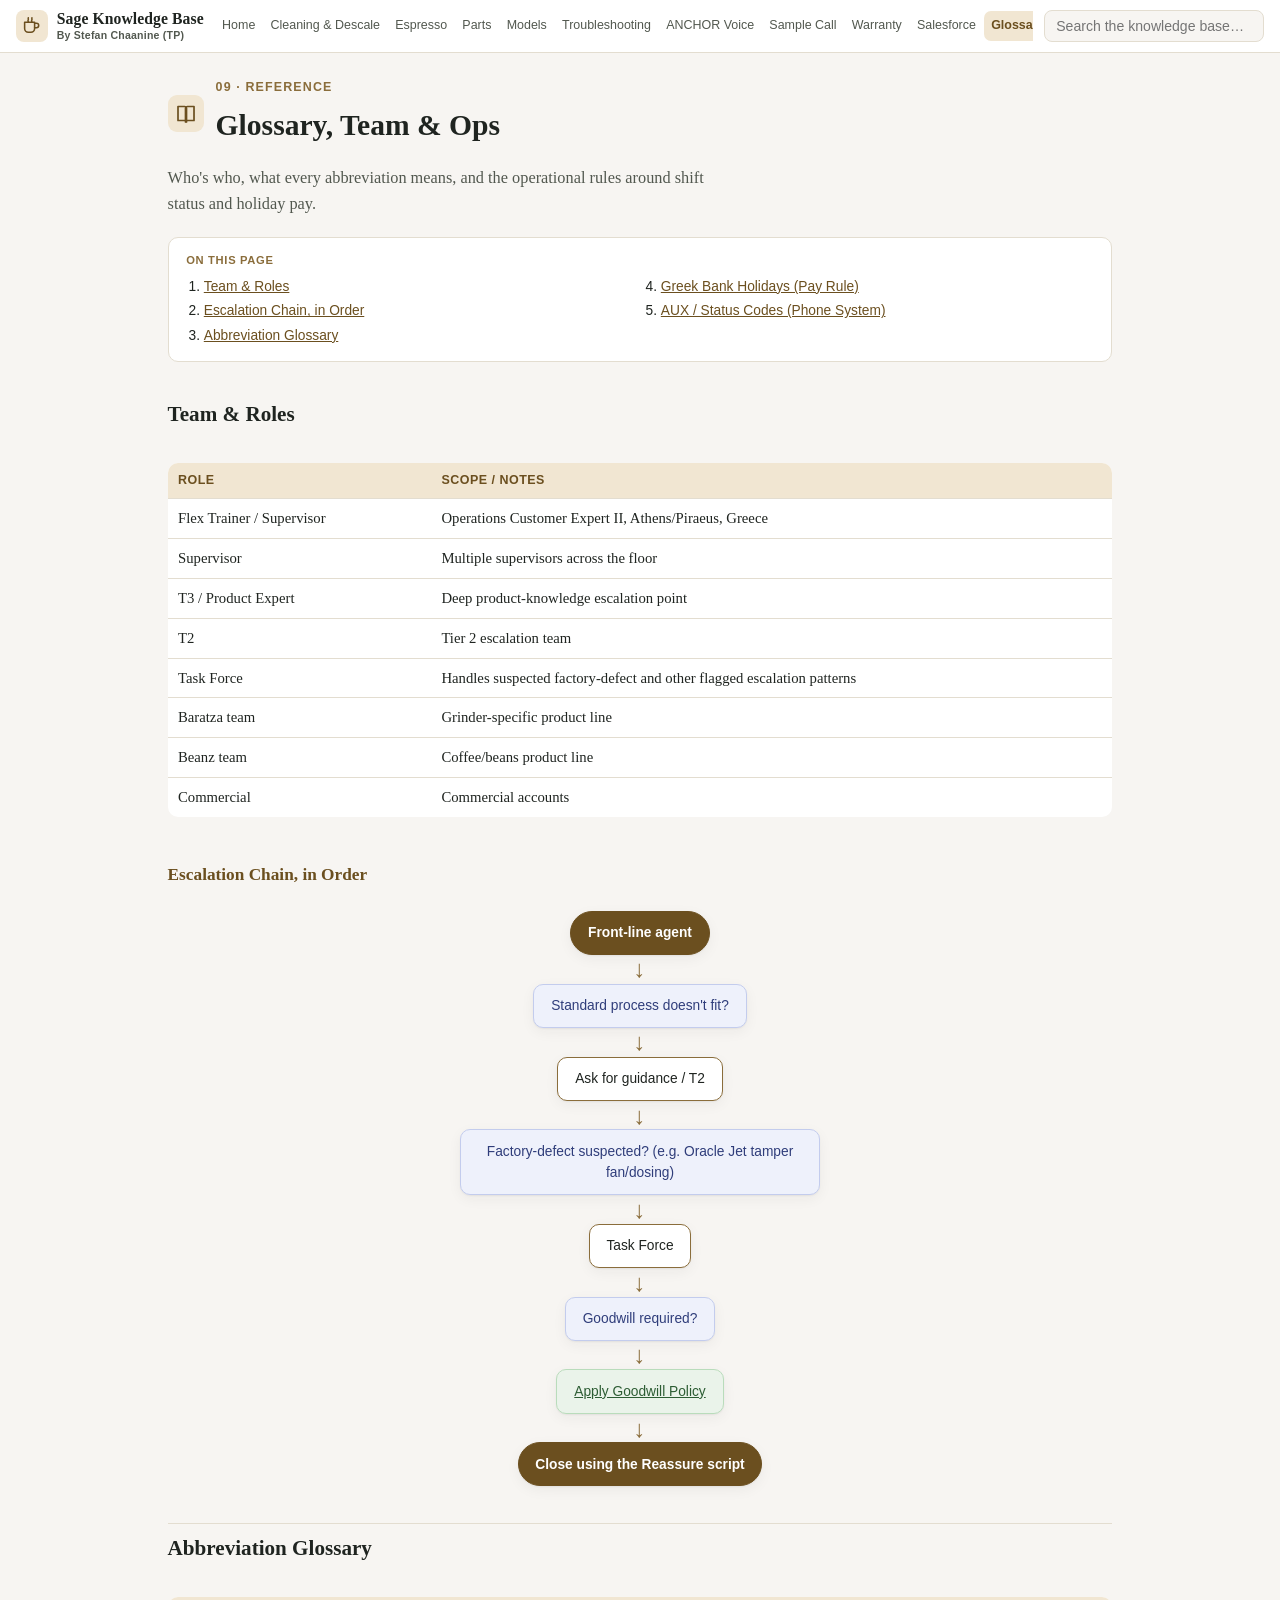
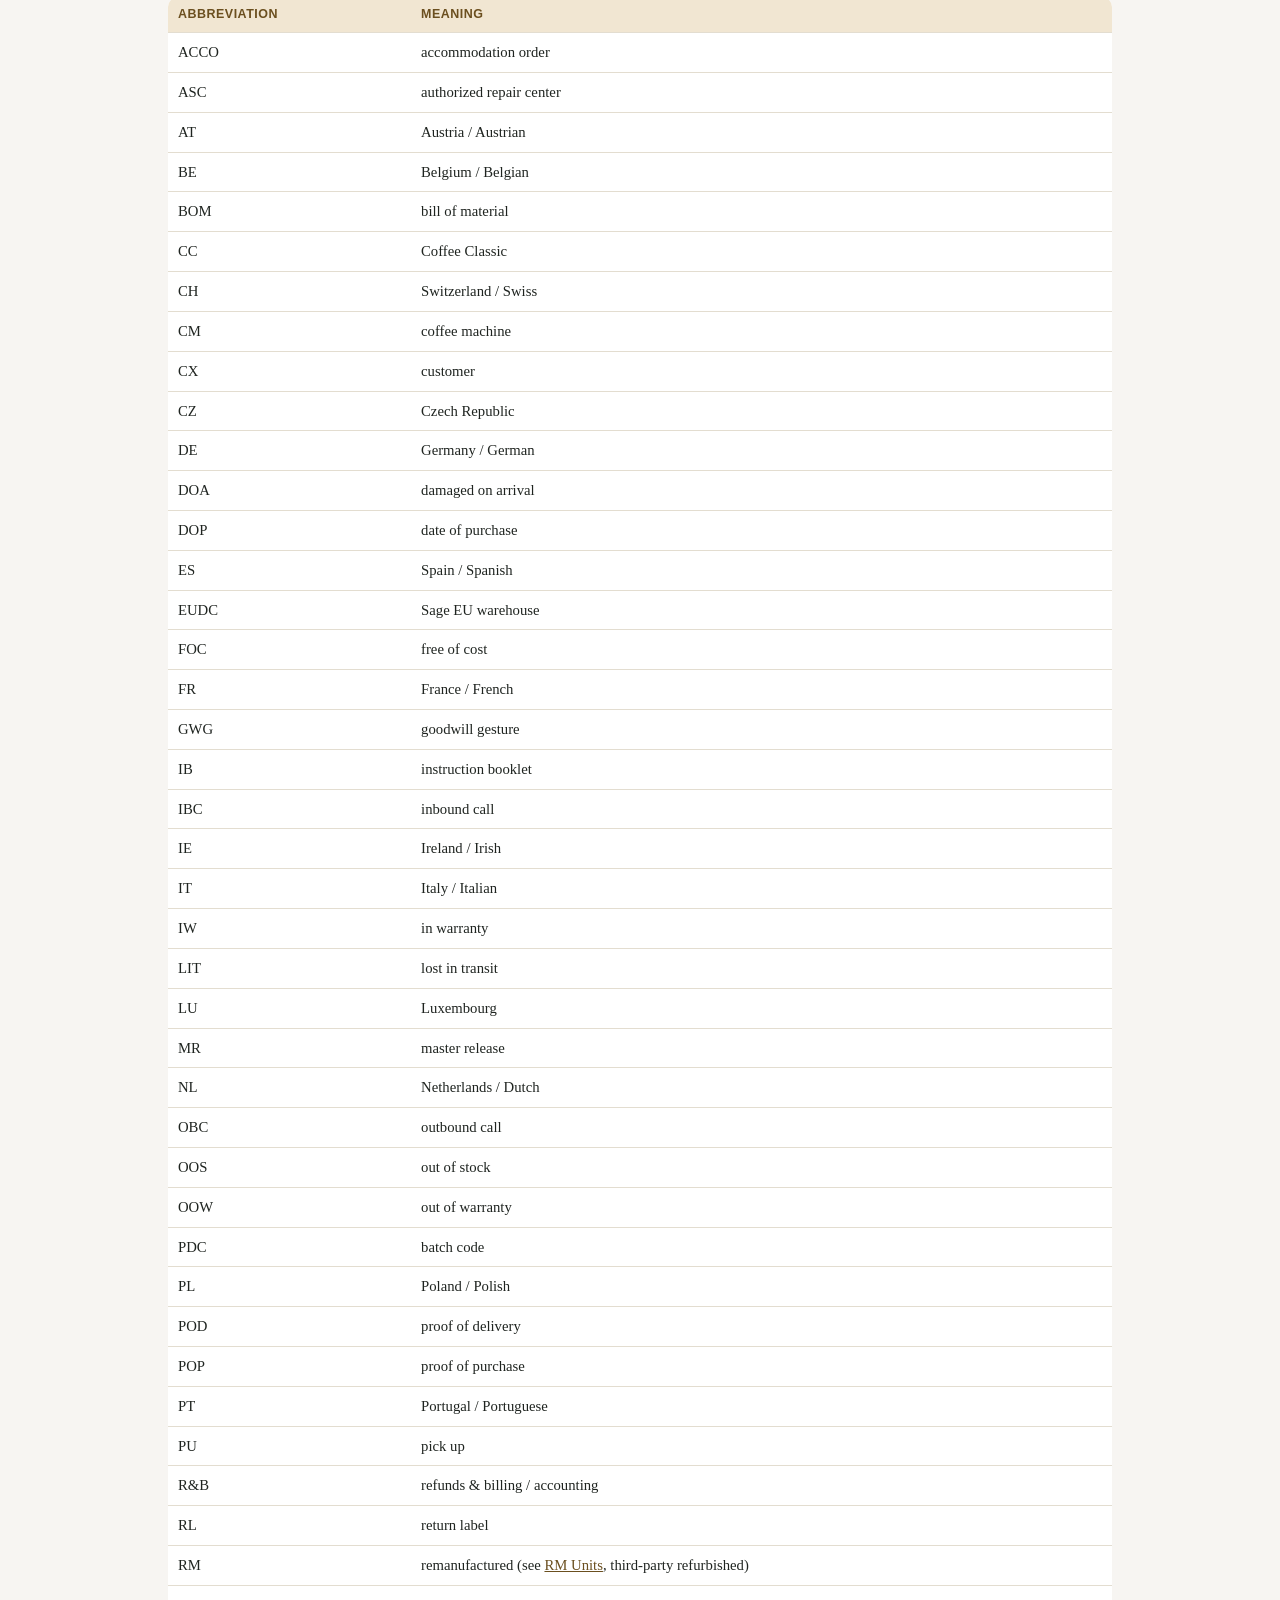
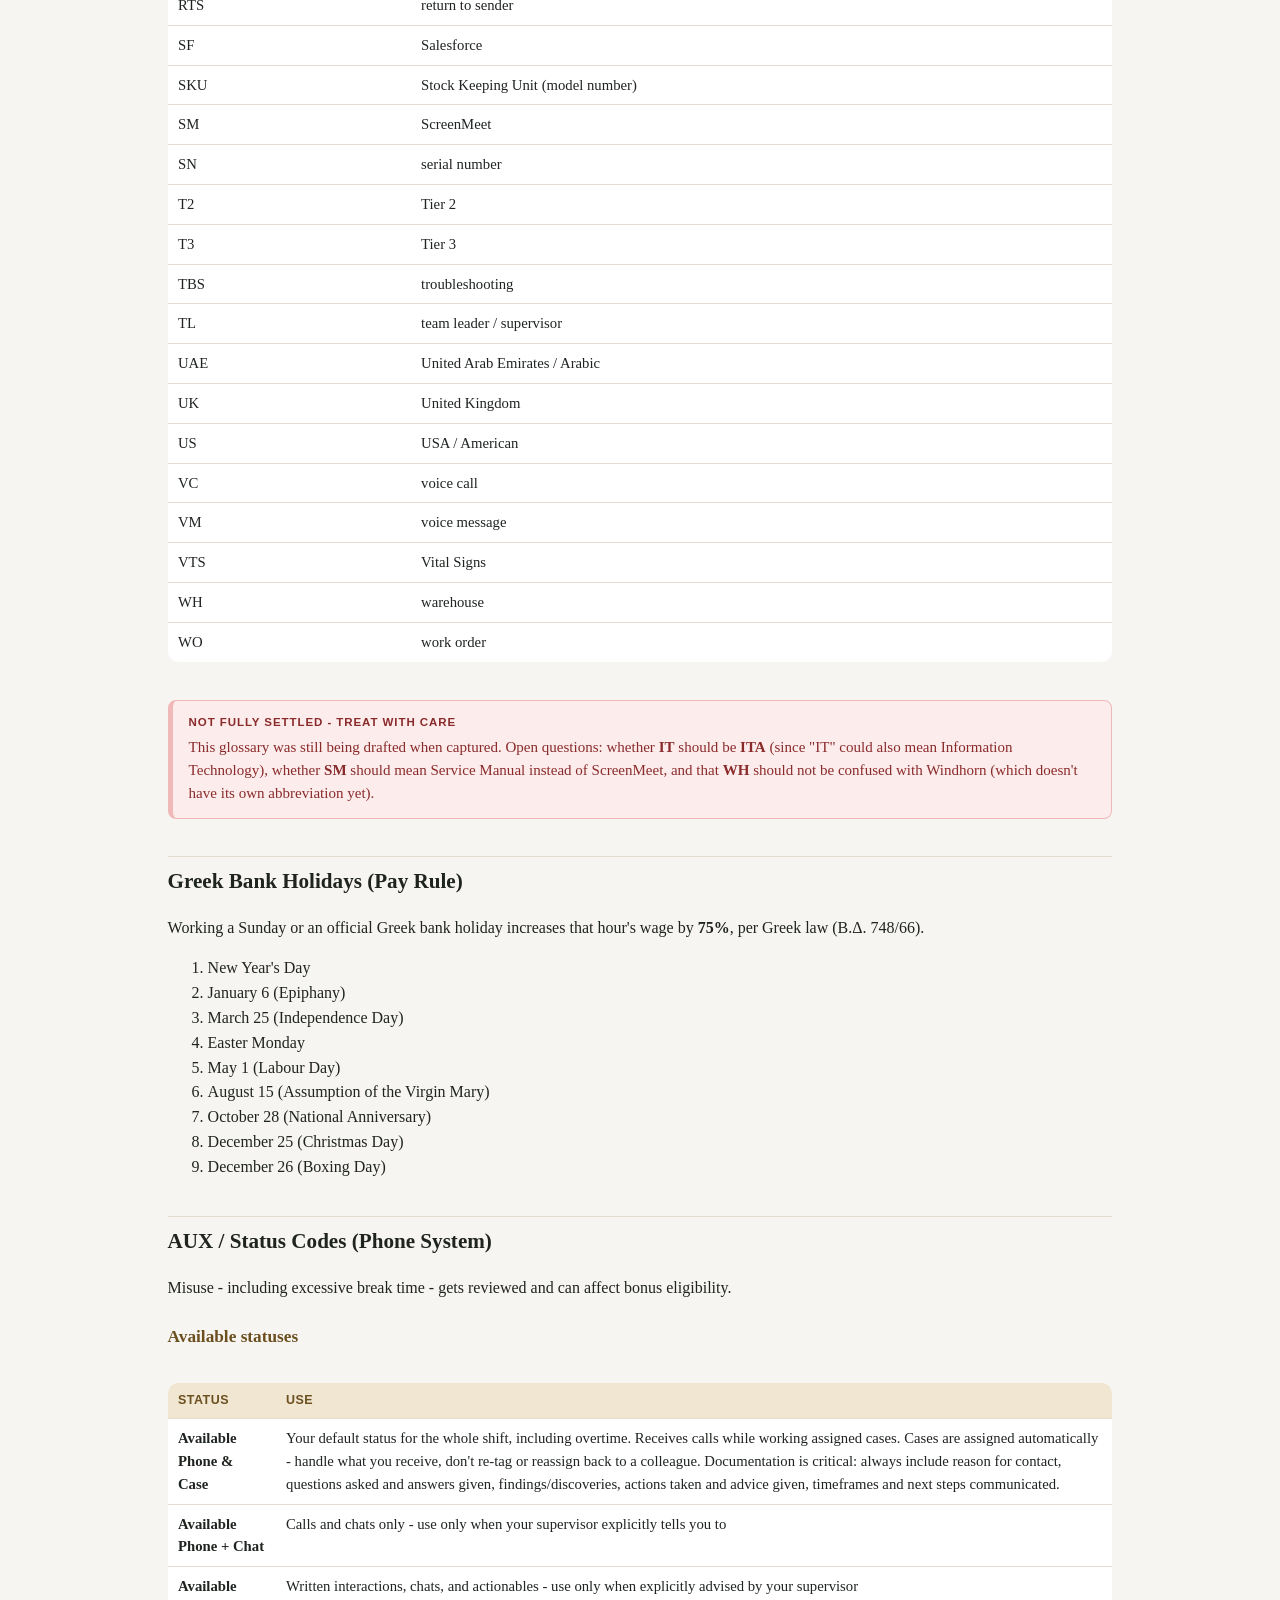
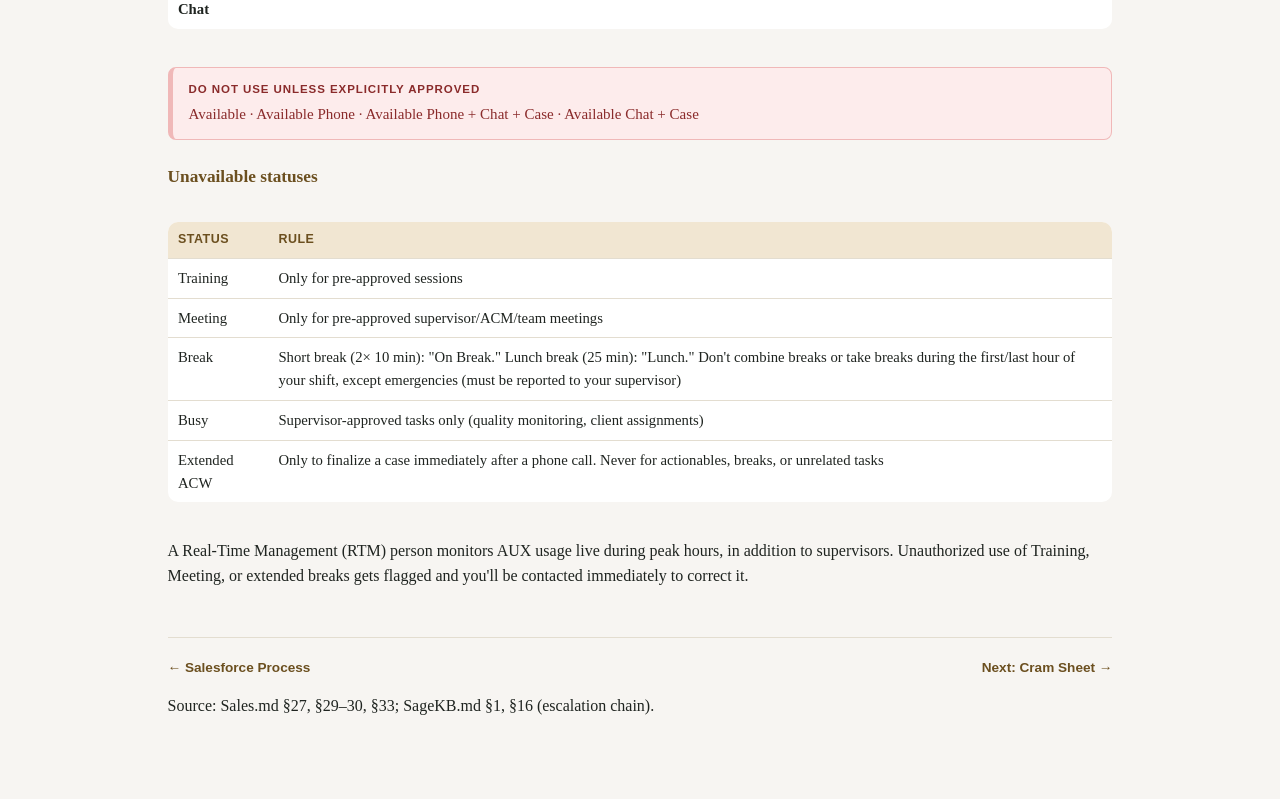
<file: 09-glossary-team-ops.html>
<!doctype html>
<html lang="en">
<head>
<meta charset="utf-8">
<meta name="viewport" content="width=device-width, initial-scale=1">
<title>Glossary, Team &amp; Ops - Sage Knowledge Base</title>
<link rel="stylesheet" href="style.css">
</head>
<body>
<header class="site-header">
  <div class="site-header-inner">
    <a class="brand" href="index.html">
      <span class="brand-icon"><svg viewBox="0 0 24 24" fill="none" stroke="currentColor" stroke-width="1.7" stroke-linecap="round" stroke-linejoin="round"><path d="M4 8h11v7a4 4 0 0 1-4 4H8a4 4 0 0 1-4-4V8Z"/><path d="M15 9h2a2.5 2.5 0 0 1 0 5h-2"/><path class="steam-line" d="M8 3c-.4.8.4 1.2 0 2S7.6 6.8 8 7.6"/><path class="steam-line" style="animation-delay:.5s" d="M12 3c-.4.8.4 1.2 0 2s-.4 1.8 0 2.6"/></svg></span>
      <span class="brand-text">
        <span class="brand-title">Sage Knowledge Base</span>
        <span class="brand-sub">By Stefan Chaanine (TP)</span>
      </span>
    </a>
    <nav class="site-nav">
      <a href="index.html">Home</a>
      <a href="00-descaling-cleaning.html">Cleaning &amp; Descale</a>
      <a href="01-espresso-fundamentals.html">Espresso</a>
      <a href="02-machine-components.html">Parts</a>
      <a href="03-model-specs.html">Models</a>
      <a href="04-troubleshooting.html">Troubleshooting</a>
      <a href="05-customer-care-voice.html">ANCHOR Voice</a>
      <a href="06-sample-call.html">Sample Call</a>
      <a href="07-warranty-goodwill.html">Warranty</a>
      <a href="08-salesforce-process.html">Salesforce</a>
      <a href="09-glossary-team-ops.html">Glossary/Ops</a>
      <a href="10-cram-sheet.html">Cram Sheet</a>
    </nav>
    <div class="search-wrap">
      <input id="kb-search" type="text" placeholder="Search the knowledge base…" autocomplete="off">
      <div id="kb-search-results" class="search-results"></div>
    </div>
  </div>
</header>

<main>
  <div class="h1-row">
    <span class="page-icon"><svg viewBox="0 0 24 24" fill="none" stroke="currentColor" stroke-width="1.7" stroke-linecap="round" stroke-linejoin="round"><path d="M4 4.5h6.5A2 2 0 0 1 12.5 6v14A1.5 1.5 0 0 0 11 18.5H4V4.5Z"/><path d="M20 4.5h-6.5A2 2 0 0 0 11.5 6v14a1.5 1.5 0 0 1 1.5-1.5h7V4.5Z"/></svg></span>
    <h1><span class="kicker">09 · Reference</span>Glossary, Team &amp; Ops</h1>
  </div>
  <p class="page-intro">Who's who, what every abbreviation means, and the operational rules around shift status and holiday pay.</p>

  <div class="toc">
    <div class="toc-label">On this page</div>
    <ol>
      <li><a href="#team">Team &amp; Roles</a></li>
      <li><a href="#escalation-chain">Escalation Chain, in Order</a></li>
      <li><a href="#glossary">Abbreviation Glossary</a></li>
      <li><a href="#holidays">Greek Bank Holidays (Pay Rule)</a></li>
      <li><a href="#aux">AUX / Status Codes (Phone System)</a></li>
    </ol>
  </div>

  <h2 id="team">Team &amp; Roles</h2>
  <div class="table-wrap">
  <table>
    <thead><tr><th>Role</th><th>Scope / notes</th></tr></thead>
    <tbody>
      <tr><td>Flex Trainer / Supervisor</td><td>Operations Customer Expert II, Athens/Piraeus, Greece</td></tr>
      <tr><td>Supervisor</td><td>Multiple supervisors across the floor</td></tr>
      <tr><td>T3 / Product Expert</td><td>Deep product-knowledge escalation point</td></tr>
      <tr><td>T2</td><td>Tier 2 escalation team</td></tr>
      <tr><td>Task Force</td><td>Handles suspected factory-defect and other flagged escalation patterns</td></tr>
      <tr><td>Baratza team</td><td>Grinder-specific product line</td></tr>
      <tr><td>Beanz team</td><td>Coffee/beans product line</td></tr>
      <tr><td>Commercial</td><td>Commercial accounts</td></tr>
    </tbody>
  </table>
  </div>
  <h3 id="escalation-chain">Escalation Chain, in Order</h3>
  <div class="flowchart">
    <div class="fc-box start-end">Front-line agent</div>
    <div class="fc-arrow-down">&darr;</div>
    <div class="fc-box decision">Standard process doesn't fit?</div>
    <div class="fc-arrow-down">&darr;</div>
    <div class="fc-box">Ask for guidance / T2</div>
    <div class="fc-arrow-down">&darr;</div>
    <div class="fc-box decision">Factory-defect suspected? (e.g. Oracle Jet tamper fan/dosing)</div>
    <div class="fc-arrow-down">&darr;</div>
    <div class="fc-box">Task Force</div>
    <div class="fc-arrow-down">&darr;</div>
    <div class="fc-box decision">Goodwill required?</div>
    <div class="fc-arrow-down">&darr;</div>
    <a class="fc-box outcome-good" href="07-warranty-goodwill.html#goodwill-policy">Apply Goodwill Policy</a>
    <div class="fc-arrow-down">&darr;</div>
    <div class="fc-box start-end">Close using the Reassure script</div>
  </div>

  <h2 id="glossary">Abbreviation Glossary</h2>
  <div class="table-wrap">
  <table>
    <thead><tr><th>Abbreviation</th><th>Meaning</th></tr></thead>
    <tbody>
      <tr><td>ACCO</td><td>accommodation order</td></tr>
      <tr><td>ASC</td><td>authorized repair center</td></tr>
      <tr><td>AT</td><td>Austria / Austrian</td></tr>
      <tr><td>BE</td><td>Belgium / Belgian</td></tr>
      <tr><td>BOM</td><td>bill of material</td></tr>
      <tr><td>CC</td><td>Coffee Classic</td></tr>
      <tr><td>CH</td><td>Switzerland / Swiss</td></tr>
      <tr><td>CM</td><td>coffee machine</td></tr>
      <tr><td>CX</td><td>customer</td></tr>
      <tr><td>CZ</td><td>Czech Republic</td></tr>
      <tr><td>DE</td><td>Germany / German</td></tr>
      <tr><td>DOA</td><td>damaged on arrival</td></tr>
      <tr><td>DOP</td><td>date of purchase</td></tr>
      <tr><td>ES</td><td>Spain / Spanish</td></tr>
      <tr><td>EUDC</td><td>Sage EU warehouse</td></tr>
      <tr><td>FOC</td><td>free of cost</td></tr>
      <tr><td>FR</td><td>France / French</td></tr>
      <tr><td>GWG</td><td>goodwill gesture</td></tr>
      <tr><td>IB</td><td>instruction booklet</td></tr>
      <tr><td>IBC</td><td>inbound call</td></tr>
      <tr><td>IE</td><td>Ireland / Irish</td></tr>
      <tr><td>IT</td><td>Italy / Italian</td></tr>
      <tr><td>IW</td><td>in warranty</td></tr>
      <tr><td>LIT</td><td>lost in transit</td></tr>
      <tr><td>LU</td><td>Luxembourg</td></tr>
      <tr><td>MR</td><td>master release</td></tr>
      <tr><td>NL</td><td>Netherlands / Dutch</td></tr>
      <tr><td>OBC</td><td>outbound call</td></tr>
      <tr><td>OOS</td><td>out of stock</td></tr>
      <tr><td>OOW</td><td>out of warranty</td></tr>
      <tr><td>PDC</td><td>batch code</td></tr>
      <tr><td>PL</td><td>Poland / Polish</td></tr>
      <tr><td>POD</td><td>proof of delivery</td></tr>
      <tr><td>POP</td><td>proof of purchase</td></tr>
      <tr><td>PT</td><td>Portugal / Portuguese</td></tr>
      <tr><td>PU</td><td>pick up</td></tr>
      <tr><td>R&amp;B</td><td>refunds &amp; billing / accounting</td></tr>
      <tr><td>RL</td><td>return label</td></tr>
      <tr><td>RM</td><td>remanufactured (see <a href="07-warranty-goodwill.html#rm-units">RM Units</a>, third-party refurbished)</td></tr>
      <tr><td>RTS</td><td>return to sender</td></tr>
      <tr><td>SF</td><td>Salesforce</td></tr>
      <tr><td>SKU</td><td>Stock Keeping Unit (model number)</td></tr>
      <tr><td>SM</td><td>ScreenMeet</td></tr>
      <tr><td>SN</td><td>serial number</td></tr>
      <tr><td>T2</td><td>Tier 2</td></tr>
      <tr><td>T3</td><td>Tier 3</td></tr>
      <tr><td>TBS</td><td>troubleshooting</td></tr>
      <tr><td>TL</td><td>team leader / supervisor</td></tr>
      <tr><td>UAE</td><td>United Arab Emirates / Arabic</td></tr>
      <tr><td>UK</td><td>United Kingdom</td></tr>
      <tr><td>US</td><td>USA / American</td></tr>
      <tr><td>VC</td><td>voice call</td></tr>
      <tr><td>VM</td><td>voice message</td></tr>
      <tr><td>VTS</td><td>Vital Signs</td></tr>
      <tr><td>WH</td><td>warehouse</td></tr>
      <tr><td>WO</td><td>work order</td></tr>
    </tbody>
  </table>
  </div>
  <div class="callout warn">
    <span class="callout-label">Not fully settled - treat with care</span>
    This glossary was still being drafted when captured. Open questions: whether <strong>IT</strong> should be <strong>ITA</strong> (since "IT" could also mean Information Technology), whether <strong>SM</strong> should mean Service Manual instead of ScreenMeet, and that <strong>WH</strong> should not be confused with Windhorn (which doesn't have its own abbreviation yet).
  </div>

  <h2 id="holidays">Greek Bank Holidays (Pay Rule)</h2>
  <p>Working a Sunday or an official Greek bank holiday increases that hour's wage by <strong>75%</strong>, per Greek law (Β.Δ. 748/66).</p>
  <ol>
    <li>New Year's Day</li>
    <li>January 6 (Epiphany)</li>
    <li>March 25 (Independence Day)</li>
    <li>Easter Monday</li>
    <li>May 1 (Labour Day)</li>
    <li>August 15 (Assumption of the Virgin Mary)</li>
    <li>October 28 (National Anniversary)</li>
    <li>December 25 (Christmas Day)</li>
    <li>December 26 (Boxing Day)</li>
  </ol>

  <h2 id="aux">AUX / Status Codes (Phone System)</h2>
  <p>Misuse - including excessive break time - gets reviewed and can affect bonus eligibility.</p>

  <h3>Available statuses</h3>
  <div class="table-wrap">
  <table>
    <thead><tr><th>Status</th><th>Use</th></tr></thead>
    <tbody>
      <tr><td><strong>Available Phone &amp; Case</strong></td><td>Your default status for the whole shift, including overtime. Receives calls while working assigned cases. Cases are assigned automatically - handle what you receive, don't re-tag or reassign back to a colleague. Documentation is critical: always include reason for contact, questions asked and answers given, findings/discoveries, actions taken and advice given, timeframes and next steps communicated.</td></tr>
      <tr><td><strong>Available Phone + Chat</strong></td><td>Calls and chats only - use only when your supervisor explicitly tells you to</td></tr>
      <tr><td><strong>Available Chat</strong></td><td>Written interactions, chats, and actionables - use only when explicitly advised by your supervisor</td></tr>
    </tbody>
  </table>
  </div>
  <div class="callout warn">
    <span class="callout-label">Do NOT use unless explicitly approved</span>
    Available · Available Phone · Available Phone + Chat + Case · Available Chat + Case
  </div>

  <h3>Unavailable statuses</h3>
  <div class="table-wrap">
  <table>
    <thead><tr><th>Status</th><th>Rule</th></tr></thead>
    <tbody>
      <tr><td>Training</td><td>Only for pre-approved sessions</td></tr>
      <tr><td>Meeting</td><td>Only for pre-approved supervisor/ACM/team meetings</td></tr>
      <tr><td>Break</td><td>Short break (2× 10 min): "On Break." Lunch break (25 min): "Lunch." Don't combine breaks or take breaks during the first/last hour of your shift, except emergencies (must be reported to your supervisor)</td></tr>
      <tr><td>Busy</td><td>Supervisor-approved tasks only (quality monitoring, client assignments)</td></tr>
      <tr><td>Extended ACW</td><td>Only to finalize a case immediately after a phone call. Never for actionables, breaks, or unrelated tasks</td></tr>
    </tbody>
  </table>
  </div>
  <p>A Real-Time Management (RTM) person monitors AUX usage live during peak hours, in addition to supervisors. Unauthorized use of Training, Meeting, or extended breaks gets flagged and you'll be contacted immediately to correct it.</p>

  <div class="pagefoot">
    <a href="08-salesforce-process.html">← Salesforce Process</a>
    <a href="10-cram-sheet.html">Next: Cram Sheet →</a>
  </div>
  <p class="src">Source: Sales.md §27, §29–30, §33; SageKB.md §1, §16 (escalation chain).</p>
</main>

<script src="search-index.js"></script>
<script src="app.js"></script>
</body>
</html>
</file>
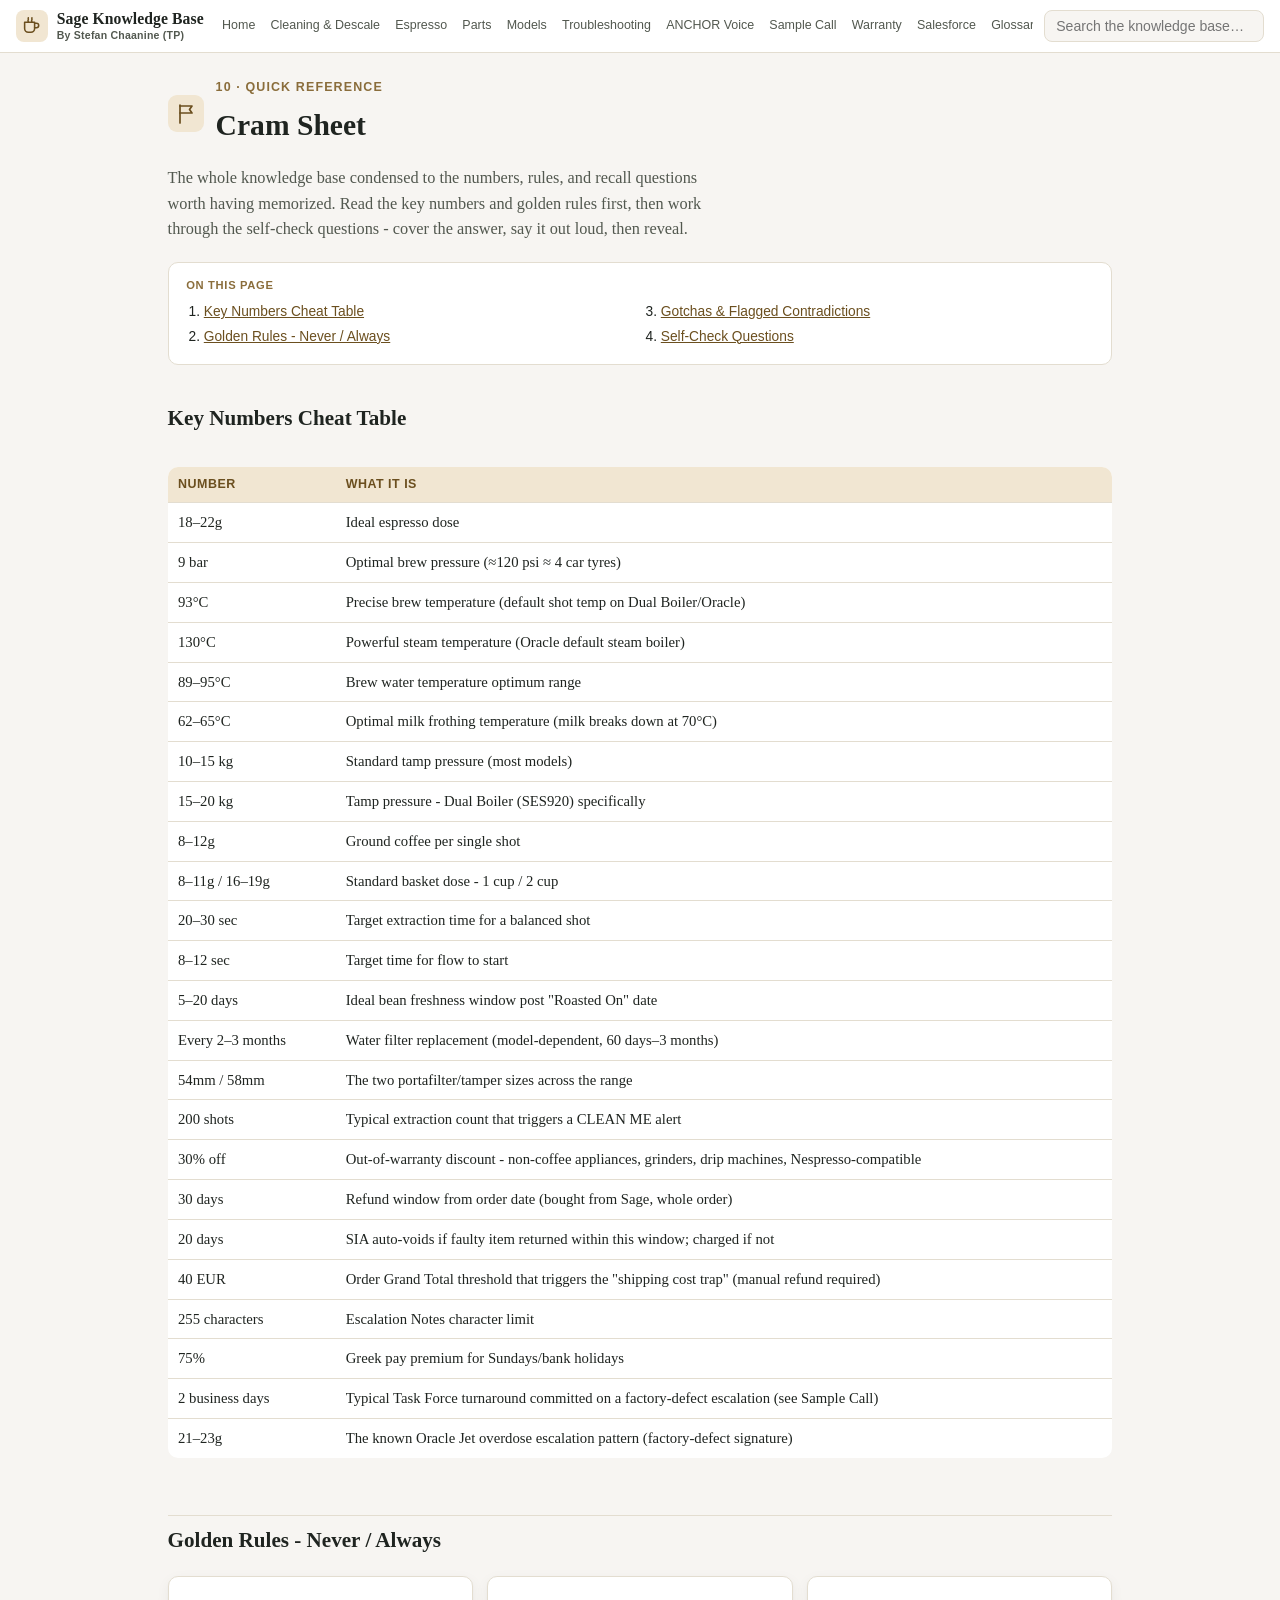
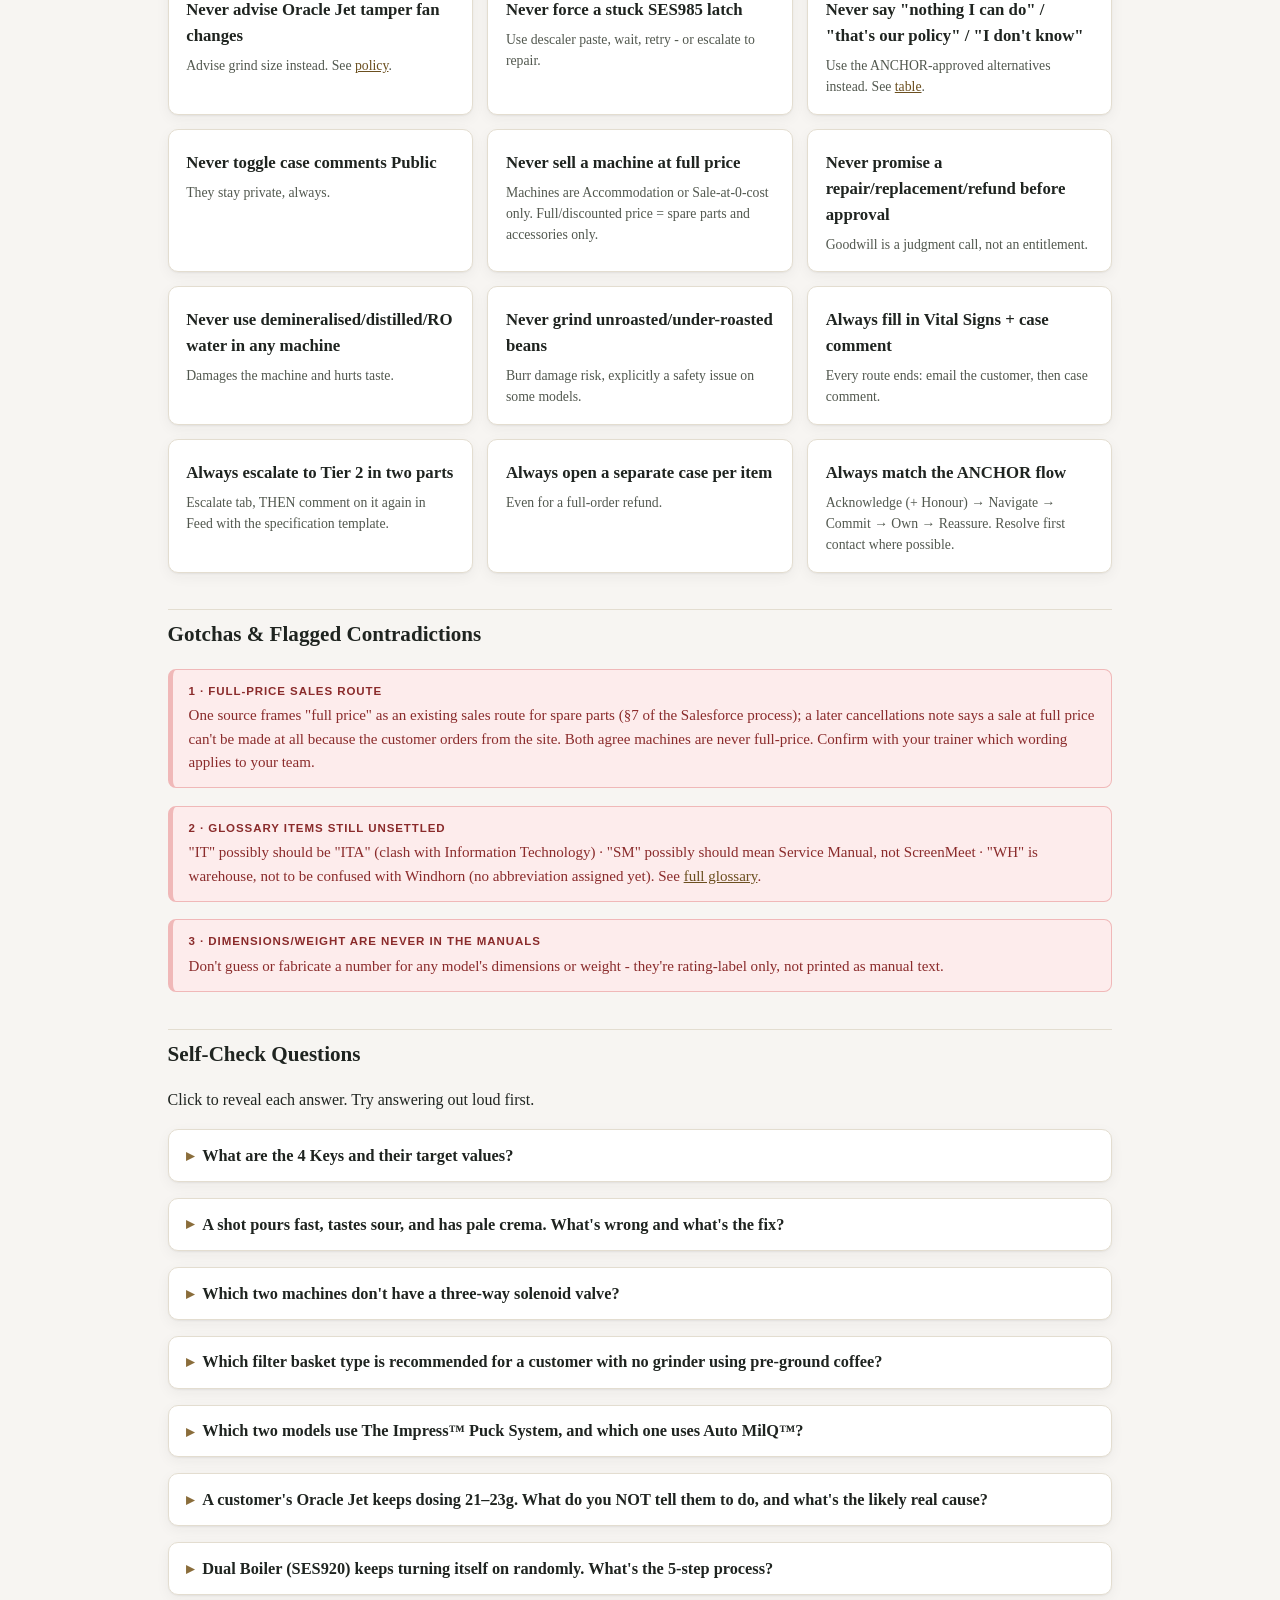
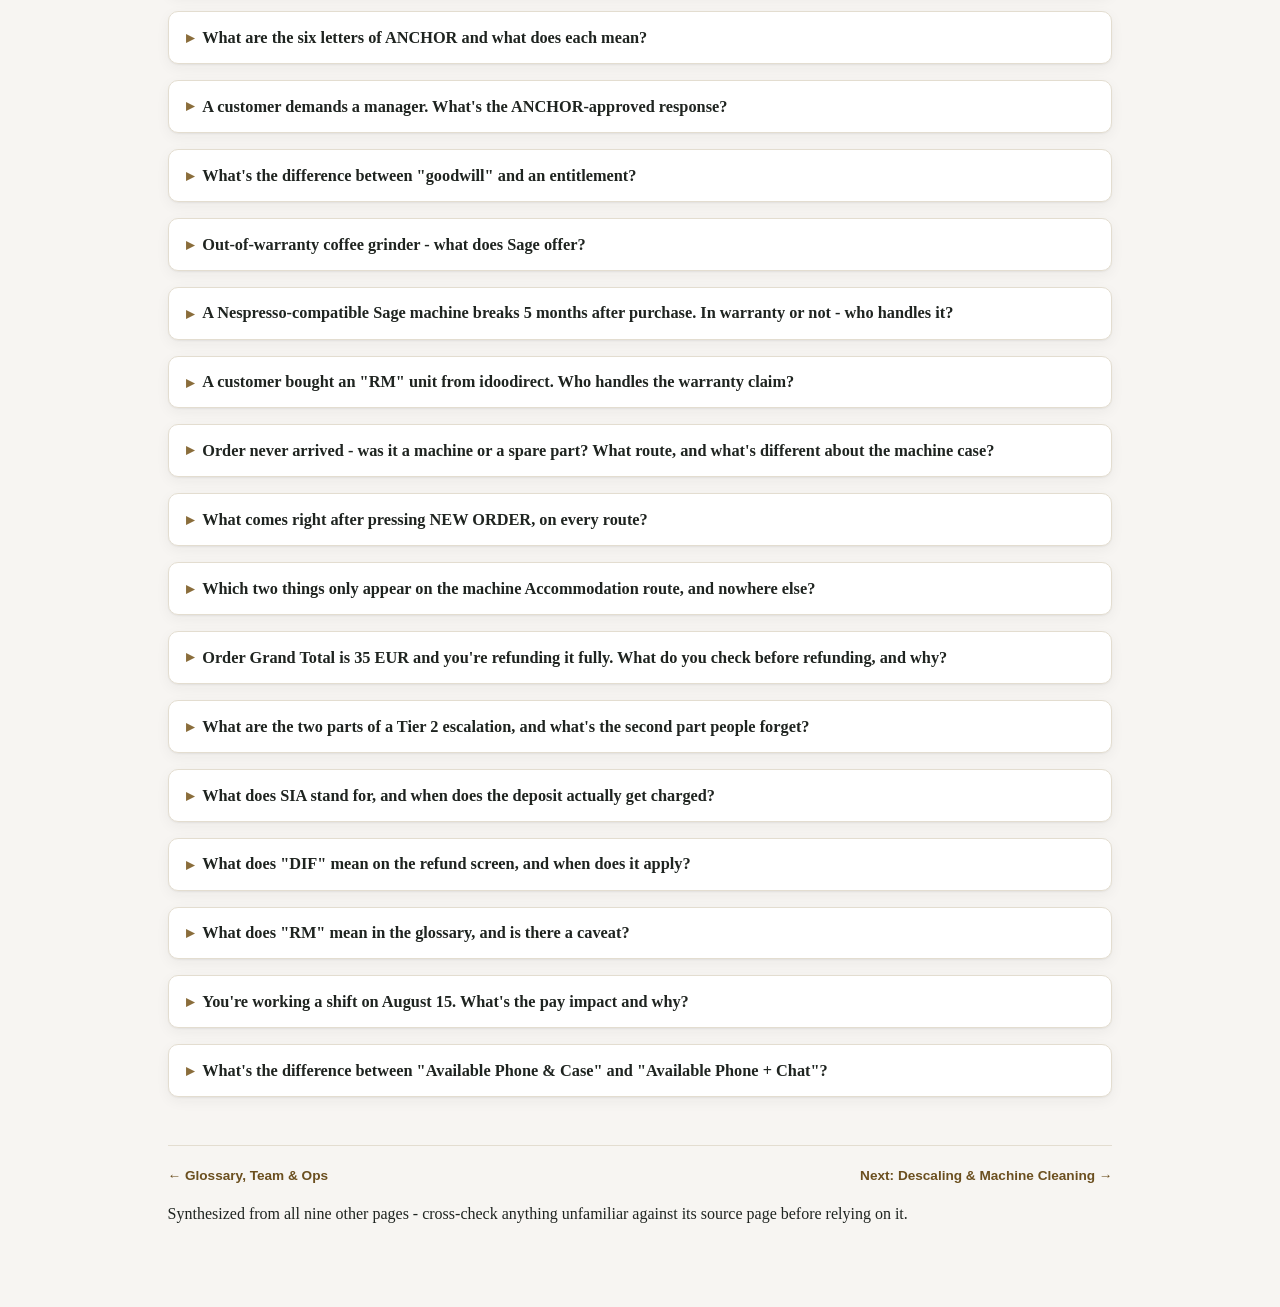
<file: 10-cram-sheet.html>
<!doctype html>
<html lang="en">
<head>
<meta charset="utf-8">
<meta name="viewport" content="width=device-width, initial-scale=1">
<title>Cram Sheet - Sage Knowledge Base</title>
<link rel="stylesheet" href="style.css">
</head>
<body>
<header class="site-header">
  <div class="site-header-inner">
    <a class="brand" href="index.html">
      <span class="brand-icon"><svg viewBox="0 0 24 24" fill="none" stroke="currentColor" stroke-width="1.7" stroke-linecap="round" stroke-linejoin="round"><path d="M4 8h11v7a4 4 0 0 1-4 4H8a4 4 0 0 1-4-4V8Z"/><path d="M15 9h2a2.5 2.5 0 0 1 0 5h-2"/><path class="steam-line" d="M8 3c-.4.8.4 1.2 0 2S7.6 6.8 8 7.6"/><path class="steam-line" style="animation-delay:.5s" d="M12 3c-.4.8.4 1.2 0 2s-.4 1.8 0 2.6"/></svg></span>
      <span class="brand-text">
        <span class="brand-title">Sage Knowledge Base</span>
        <span class="brand-sub">By Stefan Chaanine (TP)</span>
      </span>
    </a>
    <nav class="site-nav">
      <a href="index.html">Home</a>
      <a href="00-descaling-cleaning.html">Cleaning &amp; Descale</a>
      <a href="01-espresso-fundamentals.html">Espresso</a>
      <a href="02-machine-components.html">Parts</a>
      <a href="03-model-specs.html">Models</a>
      <a href="04-troubleshooting.html">Troubleshooting</a>
      <a href="05-customer-care-voice.html">ANCHOR Voice</a>
      <a href="06-sample-call.html">Sample Call</a>
      <a href="07-warranty-goodwill.html">Warranty</a>
      <a href="08-salesforce-process.html">Salesforce</a>
      <a href="09-glossary-team-ops.html">Glossary/Ops</a>
      <a href="10-cram-sheet.html">Cram Sheet</a>
    </nav>
    <div class="search-wrap">
      <input id="kb-search" type="text" placeholder="Search the knowledge base…" autocomplete="off">
      <div id="kb-search-results" class="search-results"></div>
    </div>
  </div>
</header>

<main>
  <div class="h1-row">
    <span class="page-icon"><svg viewBox="0 0 24 24" fill="none" stroke="currentColor" stroke-width="1.7" stroke-linecap="round" stroke-linejoin="round"><path d="M6 3v18"/><path d="M6 4h12l-2.5 3.5L18 11H6"/></svg></span>
    <h1><span class="kicker">10 · Quick Reference</span>Cram Sheet</h1>
  </div>
  <p class="page-intro">The whole knowledge base condensed to the numbers, rules, and recall questions worth having memorized. Read the key numbers and golden rules first, then work through the self-check questions - cover the answer, say it out loud, then reveal.</p>

  <div class="toc">
    <div class="toc-label">On this page</div>
    <ol>
      <li><a href="#key-numbers">Key Numbers Cheat Table</a></li>
      <li><a href="#golden-rules">Golden Rules - Never / Always</a></li>
      <li><a href="#gotchas">Gotchas &amp; Flagged Contradictions</a></li>
      <li><a href="#self-check">Self-Check Questions</a></li>
    </ol>
  </div>

  <h2 id="key-numbers">Key Numbers Cheat Table</h2>
  <div class="table-wrap">
  <table>
    <thead><tr><th>Number</th><th>What it is</th></tr></thead>
    <tbody>
      <tr><td>18–22g</td><td>Ideal espresso dose</td></tr>
      <tr><td>9 bar</td><td>Optimal brew pressure (≈120 psi ≈ 4 car tyres)</td></tr>
      <tr><td>93°C</td><td>Precise brew temperature (default shot temp on Dual Boiler/Oracle)</td></tr>
      <tr><td>130°C</td><td>Powerful steam temperature (Oracle default steam boiler)</td></tr>
      <tr><td>89–95°C</td><td>Brew water temperature optimum range</td></tr>
      <tr><td>62–65°C</td><td>Optimal milk frothing temperature (milk breaks down at 70°C)</td></tr>
      <tr><td>10–15 kg</td><td>Standard tamp pressure (most models)</td></tr>
      <tr><td>15–20 kg</td><td>Tamp pressure - Dual Boiler (SES920) specifically</td></tr>
      <tr><td>8–12g</td><td>Ground coffee per single shot</td></tr>
      <tr><td>8–11g / 16–19g</td><td>Standard basket dose - 1 cup / 2 cup</td></tr>
      <tr><td>20–30 sec</td><td>Target extraction time for a balanced shot</td></tr>
      <tr><td>8–12 sec</td><td>Target time for flow to start</td></tr>
      <tr><td>5–20 days</td><td>Ideal bean freshness window post "Roasted On" date</td></tr>
      <tr><td>Every 2–3 months</td><td>Water filter replacement (model-dependent, 60 days–3 months)</td></tr>
      <tr><td>54mm / 58mm</td><td>The two portafilter/tamper sizes across the range</td></tr>
      <tr><td>200 shots</td><td>Typical extraction count that triggers a CLEAN ME alert</td></tr>
      <tr><td>30% off</td><td>Out-of-warranty discount - non-coffee appliances, grinders, drip machines, Nespresso-compatible</td></tr>
      <tr><td>30 days</td><td>Refund window from order date (bought from Sage, whole order)</td></tr>
      <tr><td>20 days</td><td>SIA auto-voids if faulty item returned within this window; charged if not</td></tr>
      <tr><td>40 EUR</td><td>Order Grand Total threshold that triggers the "shipping cost trap" (manual refund required)</td></tr>
      <tr><td>255 characters</td><td>Escalation Notes character limit</td></tr>
      <tr><td>75%</td><td>Greek pay premium for Sundays/bank holidays</td></tr>
      <tr><td>2 business days</td><td>Typical Task Force turnaround committed on a factory-defect escalation (see Sample Call)</td></tr>
      <tr><td>21–23g</td><td>The known Oracle Jet overdose escalation pattern (factory-defect signature)</td></tr>
    </tbody>
  </table>
  </div>

  <h2 id="golden-rules">Golden Rules - Never / Always</h2>
  <div class="card-grid">
    <div class="card"><h3>Never advise Oracle Jet tamper fan changes</h3><p>Advise grind size instead. See <a href="04-troubleshooting.html#oracle-jet-tamper-fan">policy</a>.</p></div>
    <div class="card"><h3>Never force a stuck SES985 latch</h3><p>Use descaler paste, wait, retry - or escalate to repair.</p></div>
    <div class="card"><h3>Never say "nothing I can do" / "that's our policy" / "I don't know"</h3><p>Use the ANCHOR-approved alternatives instead. See <a href="05-customer-care-voice.html#avoid-say">table</a>.</p></div>
    <div class="card"><h3>Never toggle case comments Public</h3><p>They stay private, always.</p></div>
    <div class="card"><h3>Never sell a machine at full price</h3><p>Machines are Accommodation or Sale-at-0-cost only. Full/discounted price = spare parts and accessories only.</p></div>
    <div class="card"><h3>Never promise a repair/replacement/refund before approval</h3><p>Goodwill is a judgment call, not an entitlement.</p></div>
    <div class="card"><h3>Never use demineralised/distilled/RO water in any machine</h3><p>Damages the machine and hurts taste.</p></div>
    <div class="card"><h3>Never grind unroasted/under-roasted beans</h3><p>Burr damage risk, explicitly a safety issue on some models.</p></div>
    <div class="card"><h3>Always fill in Vital Signs + case comment</h3><p>Every route ends: email the customer, then case comment.</p></div>
    <div class="card"><h3>Always escalate to Tier 2 in two parts</h3><p>Escalate tab, THEN comment on it again in Feed with the specification template.</p></div>
    <div class="card"><h3>Always open a separate case per item</h3><p>Even for a full-order refund.</p></div>
    <div class="card"><h3>Always match the ANCHOR flow</h3><p>Acknowledge (+ Honour) → Navigate → Commit → Own → Reassure. Resolve first contact where possible.</p></div>
  </div>

  <h2 id="gotchas">Gotchas &amp; Flagged Contradictions</h2>
  <div class="callout warn">
    <span class="callout-label">1 · Full-price sales route</span>
    One source frames "full price" as an existing sales route for spare parts (§7 of the Salesforce process); a later cancellations note says a sale at full price can't be made at all because the customer orders from the site. Both agree machines are never full-price. Confirm with your trainer which wording applies to your team.
  </div>
  <div class="callout warn">
    <span class="callout-label">2 · Glossary items still unsettled</span>
    "IT" possibly should be "ITA" (clash with Information Technology) · "SM" possibly should mean Service Manual, not ScreenMeet · "WH" is warehouse, not to be confused with Windhorn (no abbreviation assigned yet). See <a href="09-glossary-team-ops.html#glossary">full glossary</a>.
  </div>
  <div class="callout warn">
    <span class="callout-label">3 · Dimensions/weight are never in the manuals</span>
    Don't guess or fabricate a number for any model's dimensions or weight - they're rating-label only, not printed as manual text.
  </div>

  <h2 id="self-check">Self-Check Questions</h2>
  <p>Click to reveal each answer. Try answering out loud first.</p>

  <details class="section"><summary>What are the 4 Keys and their target values?</summary><div class="body"><p>Dose 18–22g · Pressure 9 bar · Temperature 93°C · Steam 130°C. See <a href="01-espresso-fundamentals.html#four-keys">Espresso Fundamentals</a>.</p></div></details>

  <details class="section"><summary>A shot pours fast, tastes sour, and has pale crema. What's wrong and what's the fix?</summary><div class="body"><p>Under-extracted - grind too coarse. Fix: grind finer. See <a href="01-espresso-fundamentals.html#reading-a-shot">Reading a Shot</a>.</p></div></details>

  <details class="section"><summary>Which two machines don't have a three-way solenoid valve?</summary><div class="body"><p>Bambino (SES500) and Duo Temp Pro (SES810). See <a href="02-machine-components.html#solenoid-valve">Machine Components</a>.</p></div></details>

  <details class="section"><summary>Which filter basket type is recommended for a customer with no grinder using pre-ground coffee?</summary><div class="body"><p>Dual Wall / pressurized basket. See <a href="02-machine-components.html#filter-baskets">Filter Baskets</a>.</p></div></details>

  <details class="section"><summary>Which two models use The Impress™ Puck System, and which one uses Auto MilQ™?</summary><div class="body"><p>Impress Puck System: SES876 and SES882. Auto MilQ™: SES985 (Oracle Jet) only. See <a href="02-machine-components.html#feature-legend">Feature Legend</a>.</p></div></details>

  <details class="section"><summary>A customer's Oracle Jet keeps dosing 21–23g. What do you NOT tell them to do, and what's the likely real cause?</summary><div class="body"><p>Do not tell them to adjust the tamper fan setting. If grind, tamp height, and basket are all correct, treat this as a likely factory defect (tamper-fan connector or double basket) and escalate - not user error. See <a href="04-troubleshooting.html#oracle-jet-tamper-fan">Tamper Fan policy</a> and the <a href="06-sample-call.html">Sample Call</a>.</p></div></details>

  <details class="section"><summary>Dual Boiler (SES920) keeps turning itself on randomly. What's the 5-step process?</summary><div class="body"><p>1) Note SW version, power-on time, other appliances in use. 2) Power-cycle (unplug ~20s). 3) Update software if not latest. 4) If it recurs, check for a newer update, then factory reset. 5) If still unresolved, check again for an update; if none, apologise and offer replacement. See <a href="04-troubleshooting.html#dual-boiler-self-power">Known Issue</a>.</p></div></details>

  <details class="section"><summary>What are the six letters of ANCHOR and what does each mean?</summary><div class="body"><p>Acknowledge, Navigate, Commit, Honour, Own, Reassure. See <a href="05-customer-care-voice.html#anchor">ANCHOR Model</a>.</p></div></details>

  <details class="section"><summary>A customer demands a manager. What's the ANCHOR-approved response?</summary><div class="body"><p>"Of course, I can help with that. Before I arrange the next step, let me capture the full picture so the right person can review it properly." See <a href="05-customer-care-voice.html#angry">Handling Angry Customers</a>.</p></div></details>

  <details class="section"><summary>What's the difference between "goodwill" and an entitlement?</summary><div class="body"><p>Goodwill protects customer trust in justified situations - it is never a public promise or a standard entitlement, and it's a judgment call, not automatic. See <a href="07-warranty-goodwill.html#goodwill-policy">Goodwill Policy</a>.</p></div></details>

  <details class="section"><summary>Out-of-warranty coffee grinder - what does Sage offer?</summary><div class="body"><p>No repair offered. Offer 30% discount on a new appliance (Tier 2 for more). See <a href="07-warranty-goodwill.html#warranty-by-category">Warranty by Category</a>.</p></div></details>

  <details class="section"><summary>A Nespresso-compatible Sage machine breaks 5 months after purchase. In warranty or not - who handles it?</summary><div class="body"><p>Still in-warranty rules apply only for the first 3 months (replace). Past 3 months, in-warranty issues go to Nespresso directly. See <a href="07-warranty-goodwill.html#warranty-by-category">Warranty by Category</a>.</p></div></details>

  <details class="section"><summary>A customer bought an "RM" unit from idoodirect. Who handles the warranty claim?</summary><div class="body"><p>The retailer (idoodirect/Windhorn), not Sage - RM units carry their warranty with the seller. See <a href="07-warranty-goodwill.html#rm-units">RM Units</a>.</p></div></details>

  <details class="section"><summary>Order never arrived - was it a machine or a spare part? What route, and what's different about the machine case?</summary><div class="body"><p>Both routes are "Sale at 0 cost." The machine version additionally requires the 103-DPD Declaration of Non-Receipt form and an escalation to ORDER before the sale is created - spare parts skip straight to creating the 0-cost sale. See <a href="08-salesforce-process.html#six-routes">The Six Order Routes</a>.</p></div></details>

  <details class="section"><summary>What comes right after pressing NEW ORDER, on every route?</summary><div class="body"><p>Select the shipping method. See <a href="08-salesforce-process.html#patterns">Patterns Worth Memorising</a>.</p></div></details>

  <details class="section"><summary>Which two things only appear on the machine Accommodation route, and nowhere else?</summary><div class="body"><p>Return label and return location. See <a href="08-salesforce-process.html#patterns">Patterns Worth Memorising</a>.</p></div></details>

  <details class="section"><summary>Order Grand Total is 35 EUR and you're refunding it fully. What do you check before refunding, and why?</summary><div class="body"><p>Check Financial Information for shipping costs before refunding - if shipping costs are included, use the manual refund process instead of the automatic Refund button, and explain why in your case comment. See <a href="08-salesforce-process.html#refund-flow-screen">The Shipping Cost Trap</a>.</p></div></details>

  <details class="section"><summary>What are the two parts of a Tier 2 escalation, and what's the second part people forget?</summary><div class="body"><p>First: escalate normally on the Escalate tab. Second (often forgotten): go to Feed, find your escalation, and comment on it with the specification template (Unit model specs, POP Y/N, Previous case Y/N, Current situation, Customer's expectations, Other info). See <a href="08-salesforce-process.html#escalation-tier2">Escalation to Tier 2</a>.</p></div></details>

  <details class="section"><summary>What does SIA stand for, and when does the deposit actually get charged?</summary><div class="body"><p>Shipping In Advance. The deposit is only authorised, never charged upfront - it's charged only if the faulty item isn't delivered back to the warehouse within 20 days. See <a href="08-salesforce-process.html#sia">SIA</a>.</p></div></details>

  <details class="section"><summary>What does "DIF" mean on the refund screen, and when does it apply?</summary><div class="body"><p>Destroy In Field - the customer keeps the old/defective item, we don't need it back. Ticks itself automatically on spare parts refunds. See <a href="08-salesforce-process.html#refund-flow-screen">The Refund Flow Screen</a>.</p></div></details>

  <details class="section"><summary>What does "RM" mean in the glossary, and is there a caveat?</summary><div class="body"><p>Remanufactured. Caveat: this overlaps with the separate "RM units" third-party refurbished-machine topic (idoodirect/Windhorn) - same letters, related but distinct concepts. See <a href="09-glossary-team-ops.html#glossary">Glossary</a>.</p></div></details>

  <details class="section"><summary>You're working a shift on August 15. What's the pay impact and why?</summary><div class="body"><p>+75% for that hour - August 15 (Assumption of the Virgin Mary) is an official Greek bank holiday under Β.Δ. 748/66. See <a href="09-glossary-team-ops.html#holidays">Greek Bank Holidays</a>.</p></div></details>

  <details class="section"><summary>What's the difference between "Available Phone &amp; Case" and "Available Phone + Chat"?</summary><div class="body"><p>"Available Phone &amp; Case" is the default status for the whole shift (calls + assigned cases). "Available Phone + Chat" is calls-and-chats-only, and may only be used when a supervisor explicitly tells you to. See <a href="09-glossary-team-ops.html#aux">AUX / Status Codes</a>.</p></div></details>

  <div class="pagefoot">
    <a href="09-glossary-team-ops.html">← Glossary, Team &amp; Ops</a>
    <a href="00-descaling-cleaning.html">Next: Descaling &amp; Machine Cleaning →</a>
  </div>
  <p class="src">Synthesized from all nine other pages - cross-check anything unfamiliar against its source page before relying on it.</p>
</main>

<script src="search-index.js"></script>
<script src="app.js"></script>
</body>
</html>
</file>
<file: style.css>
/* Sage Knowledge Base - shared styles */
:root {
  --bg: #f7f5f2;
  --bg-alt: #ffffff;
  --ink: #1f2420;
  --ink-soft: #52584f;
  --accent: #8a6d3b;
  --accent-strong: #6b4f1f;
  --accent-soft: #f1e6d2;
  --line: #e3ddd0;
  --card-shadow: 0 1px 2px rgba(31,36,32,0.06), 0 4px 14px rgba(31,36,32,0.05);
  --warn-bg: #fdecec;
  --warn-ink: #8a2b2b;
  --warn-line: #f0b8b8;
  --tip-bg: #eaf3ea;
  --tip-ink: #2c5c33;
  --tip-line: #b9dcbb;
  --policy-bg: #eef1fb;
  --policy-ink: #2f3d7a;
  --policy-line: #c3cced;
  --code-bg: #efece4;
  --radius: 10px;
  --maxw: 980px;
}

@media (prefers-color-scheme: dark) {
  :root {
    --bg: #17140f;
    --bg-alt: #201c15;
    --ink: #f1ede3;
    --ink-soft: #c7c0af;
    --accent: #d9b26a;
    --accent-strong: #f0c987;
    --accent-soft: #322a1a;
    --line: #3a3324;
    --card-shadow: 0 1px 2px rgba(0,0,0,0.3), 0 4px 14px rgba(0,0,0,0.25);
    --warn-bg: #3a1c1c;
    --warn-ink: #f0a8a8;
    --warn-line: #5c2c2c;
    --tip-bg: #1c3020;
    --tip-ink: #a8dcae;
    --tip-line: #2f4f34;
    --policy-bg: #1e213a;
    --policy-ink: #b7c1f2;
    --policy-line: #333a63;
    --code-bg: #262115;
  }
}

* { box-sizing: border-box; }

html { scroll-behavior: smooth; }

body {
  margin: 0;
  font-family: "Iowan Old Style", "Palatino Linotype", Palatino, Georgia, "Segoe UI", serif;
  background: var(--bg);
  color: var(--ink);
  line-height: 1.55;
}

body.sans {
  font-family: -apple-system, BlinkMacSystemFont, "Segoe UI", Roboto, Helvetica, Arial, sans-serif;
}

a { color: var(--accent-strong); }
a:hover { color: var(--accent); }

.site-header {
  position: sticky;
  top: 0;
  z-index: 30;
  background: var(--bg-alt);
  border-bottom: 1px solid var(--line);
  padding: 0.6rem 1rem;
}

.site-header-inner {
  max-width: 1600px;
  margin: 0 auto;
  display: flex;
  align-items: center;
  gap: 0.7rem;
  flex-wrap: nowrap;
}

.brand {
  display: flex;
  align-items: center;
  gap: 0.55rem;
  text-decoration: none;
  color: var(--ink);
  white-space: nowrap;
  flex: 0 0 auto;
}
.brand-icon {
  flex: 0 0 auto;
  width: 2rem;
  height: 2rem;
  color: var(--accent-strong);
  background: var(--accent-soft);
  border-radius: 8px;
  padding: 0.32rem;
}
.brand-icon svg { width: 100%; height: 100%; display: block; }
.brand-text { display: flex; flex-direction: column; line-height: 1.2; }
.brand-title { font-weight: 800; font-size: 0.98rem; letter-spacing: 0.005em; }
.brand-sub {
  font-family: -apple-system, BlinkMacSystemFont, "Segoe UI", Roboto, sans-serif;
  font-size: 0.66rem;
  font-weight: 600;
  color: var(--ink-soft);
  letter-spacing: 0.02em;
}

.site-nav {
  display: flex;
  flex-wrap: nowrap;
  flex: 1 1 auto;
  min-width: 0;
  overflow-x: auto;
  gap: 0.05rem;
  font-family: -apple-system, BlinkMacSystemFont, "Segoe UI", Roboto, sans-serif;
  font-size: 0.78rem;
  scrollbar-width: thin;
}
.site-nav a {
  flex: 0 0 auto;
  padding: 0.32rem 0.45rem;
  border-radius: 7px;
  text-decoration: none;
  color: var(--ink-soft);
  white-space: nowrap;
}
.site-nav a:hover { background: var(--accent-soft); color: var(--accent-strong); }
.site-nav a.current { background: var(--accent-soft); color: var(--accent-strong); font-weight: 700; }

.search-wrap {
  position: relative;
  margin-left: auto;
  min-width: 220px;
  flex: 1 1 220px;
  max-width: 340px;
}
.search-wrap input {
  width: 100%;
  padding: 0.45rem 0.7rem;
  border-radius: 8px;
  border: 1px solid var(--line);
  background: var(--bg);
  color: var(--ink);
  font-family: -apple-system, BlinkMacSystemFont, "Segoe UI", Roboto, sans-serif;
  font-size: 0.88rem;
}
.search-wrap input:focus { outline: 2px solid var(--accent); outline-offset: 1px; }

.search-results {
  position: absolute;
  top: calc(100% + 6px);
  left: 0;
  right: 0;
  background: var(--bg-alt);
  border: 1px solid var(--line);
  border-radius: 10px;
  box-shadow: var(--card-shadow);
  max-height: 60vh;
  overflow-y: auto;
  display: none;
  font-family: -apple-system, BlinkMacSystemFont, "Segoe UI", Roboto, sans-serif;
}
.search-results.open { display: block; }
.search-results a {
  display: block;
  padding: 0.55rem 0.75rem;
  text-decoration: none;
  border-bottom: 1px solid var(--line);
  color: var(--ink);
}
.search-results a:last-child { border-bottom: none; }
.search-results a:hover, .search-results a.active { background: var(--accent-soft); }
.search-results .r-title { font-weight: 700; font-size: 0.88rem; color: var(--accent-strong); }
.search-results .r-page { font-size: 0.72rem; color: var(--ink-soft); }
.search-results .r-snippet { font-size: 0.78rem; color: var(--ink-soft); margin-top: 0.1rem; }
.search-empty { padding: 0.7rem 0.9rem; font-size: 0.85rem; color: var(--ink-soft); }

main {
  max-width: var(--maxw);
  margin: 0 auto;
  padding: 1.6rem 1.1rem 4rem;
}

h1 { font-size: 1.85rem; margin: 0.2rem 0 0.3rem; }
h1 .kicker {
  display: block;
  font-family: -apple-system, BlinkMacSystemFont, "Segoe UI", Roboto, sans-serif;
  font-size: 0.78rem;
  font-weight: 700;
  letter-spacing: 0.09em;
  text-transform: uppercase;
  color: var(--accent);
  margin-bottom: 0.35rem;
}
.page-intro { color: var(--ink-soft); font-size: 1.02rem; max-width: 68ch; }

h2 {
  font-size: 1.32rem;
  margin-top: 2.3rem;
  padding-top: 0.5rem;
  border-top: 1px solid var(--line);
  scroll-margin-top: 70px;
}
h2:first-of-type { border-top: none; margin-top: 1.6rem; }
h3 { font-size: 1.08rem; margin-top: 1.5rem; scroll-margin-top: 70px; color: var(--accent-strong); }

table {
  width: 100%;
  border-collapse: collapse;
  margin: 0.9rem 0 1.3rem;
  font-size: 0.92rem;
  background: var(--bg-alt);
  border-radius: var(--radius);
  overflow: hidden;
  box-shadow: var(--card-shadow);
}
caption { text-align: left; font-size: 0.8rem; color: var(--ink-soft); margin-bottom: 0.4rem; }
th, td {
  text-align: left;
  padding: 0.5rem 0.65rem;
  border-bottom: 1px solid var(--line);
  vertical-align: top;
}
th {
  background: var(--accent-soft);
  color: var(--accent-strong);
  font-family: -apple-system, BlinkMacSystemFont, "Segoe UI", Roboto, sans-serif;
  font-size: 0.78rem;
  text-transform: uppercase;
  letter-spacing: 0.04em;
}
tr:last-child td { border-bottom: none; }
tr:hover td { background: var(--accent-soft); }
.table-wrap { overflow-x: auto; border-radius: var(--radius); }
.table-wrap table { margin: 0.9rem 0 1.3rem; box-shadow: none; }

.callout {
  border: 1px solid var(--line);
  border-left-width: 5px;
  border-radius: 8px;
  padding: 0.8rem 1rem;
  margin: 1.1rem 0;
  font-size: 0.94rem;
}
.callout .callout-label {
  display: block;
  font-family: -apple-system, BlinkMacSystemFont, "Segoe UI", Roboto, sans-serif;
  font-weight: 800;
  font-size: 0.72rem;
  letter-spacing: 0.08em;
  text-transform: uppercase;
  margin-bottom: 0.25rem;
}
.callout.warn { background: var(--warn-bg); border-color: var(--warn-line); color: var(--warn-ink); }
.callout.tip { background: var(--tip-bg); border-color: var(--tip-line); color: var(--tip-ink); }
.callout.policy { background: var(--policy-bg); border-color: var(--policy-line); color: var(--policy-ink); }

.card-grid {
  display: grid;
  grid-template-columns: repeat(auto-fit, minmax(230px, 1fr));
  gap: 0.9rem;
  margin: 1.2rem 0;
}
.card {
  background: var(--bg-alt);
  border: 1px solid var(--line);
  border-radius: var(--radius);
  padding: 1rem 1.1rem;
  box-shadow: var(--card-shadow);
  text-decoration: none;
  color: var(--ink);
  display: block;
  transition: transform .12s ease, box-shadow .12s ease;
}
.card:hover { transform: translateY(-2px); box-shadow: 0 6px 20px rgba(0,0,0,0.1); }
.card .card-num {
  font-family: -apple-system, BlinkMacSystemFont, "Segoe UI", Roboto, sans-serif;
  font-size: 0.72rem;
  font-weight: 800;
  color: var(--accent);
  letter-spacing: 0.06em;
}
.card h3 { margin: 0.25rem 0 0.35rem; font-size: 1.05rem; color: var(--ink); }
.card p { margin: 0; font-size: 0.86rem; color: var(--ink-soft); }

.stat-row {
  display: grid;
  grid-template-columns: repeat(auto-fit, minmax(120px, 1fr));
  gap: 0.7rem;
  margin: 1.2rem 0;
}
.stat {
  background: var(--accent-soft);
  border-radius: var(--radius);
  padding: 0.7rem 0.9rem;
  text-align: center;
}
.stat .num { font-size: 1.4rem; font-weight: 800; color: var(--accent-strong); display: block; }
.stat .label { font-size: 0.72rem; color: var(--ink-soft); text-transform: uppercase; letter-spacing: 0.04em; }

.chip {
  display: inline-block;
  font-family: -apple-system, BlinkMacSystemFont, "Segoe UI", Roboto, sans-serif;
  font-size: 0.72rem;
  font-weight: 700;
  padding: 0.15rem 0.55rem;
  border-radius: 999px;
  background: var(--accent-soft);
  color: var(--accent-strong);
  margin: 0.1rem 0.25rem 0.1rem 0;
}

.toc {
  background: var(--bg-alt);
  border: 1px solid var(--line);
  border-radius: var(--radius);
  padding: 0.9rem 1.1rem;
  margin: 1.3rem 0 1.8rem;
  font-family: -apple-system, BlinkMacSystemFont, "Segoe UI", Roboto, sans-serif;
  font-size: 0.86rem;
}
.toc-label { font-weight: 800; text-transform: uppercase; letter-spacing: 0.06em; font-size: 0.7rem; color: var(--accent); margin-bottom: 0.4rem; }
.toc ol { margin: 0; padding-left: 1.1rem; columns: 2; column-gap: 1.5rem; }
.toc li { margin-bottom: 0.2rem; break-inside: avoid; }

.score-high { color: var(--tip-ink); font-weight: 700; }
.score-medium { color: var(--accent-strong); font-weight: 700; }
.score-low { color: var(--warn-ink); font-weight: 700; }

code, kbd {
  background: var(--code-bg);
  padding: 0.1rem 0.35rem;
  border-radius: 4px;
  font-size: 0.88em;
}
pre {
  background: var(--code-bg);
  padding: 0.9rem 1rem;
  border-radius: var(--radius);
  overflow-x: auto;
  font-size: 0.86rem;
  line-height: 1.5;
}
pre code { background: none; padding: 0; }

.pagefoot {
  margin-top: 3rem;
  padding-top: 1.2rem;
  border-top: 1px solid var(--line);
  display: flex;
  justify-content: space-between;
  gap: 1rem;
  flex-wrap: wrap;
  font-family: -apple-system, BlinkMacSystemFont, "Segoe UI", Roboto, sans-serif;
  font-size: 0.85rem;
}
.pagefoot a { text-decoration: none; font-weight: 700; }
.pagefoot .src { color: var(--ink-soft); font-size: 0.78rem; }

details.section {
  background: var(--bg-alt);
  border: 1px solid var(--line);
  border-radius: var(--radius);
  margin: 1rem 0;
  box-shadow: var(--card-shadow);
}
details.section > summary {
  cursor: pointer;
  padding: 0.8rem 1.1rem;
  font-weight: 700;
  font-size: 1.02rem;
  list-style: none;
}
details.section > summary::-webkit-details-marker { display: none; }
details.section > summary::before {
  content: "▸";
  color: var(--accent);
  margin-right: 0.5rem;
  display: inline-block;
  transition: transform .12s ease;
}
details.section[open] > summary::before { transform: rotate(90deg); }
details.section > .body { padding: 0 1.1rem 1.1rem; }

.badge-model {
  display: inline-block;
  font-family: -apple-system, BlinkMacSystemFont, "Segoe UI", Roboto, sans-serif;
  font-weight: 800;
  font-size: 0.75rem;
  background: var(--accent-strong);
  color: var(--bg-alt);
  padding: 0.15rem 0.5rem;
  border-radius: 6px;
  margin-right: 0.4rem;
}

/* Page header icon */
.h1-row { display: flex; align-items: center; gap: 0.7rem; }
.page-icon {
  flex: 0 0 auto;
  width: 2.3rem;
  height: 2.3rem;
  color: var(--accent-strong);
  background: var(--accent-soft);
  border-radius: 9px;
  padding: 0.4rem;
}
.page-icon svg { width: 100%; height: 100%; display: block; }
.h1-row h1 { margin: 0; }

/* Vertical numbered stepper (process walkthroughs) */
ol.stepper {
  list-style: none;
  margin: 1.3rem 0 1.8rem;
  padding: 0;
  counter-reset: stepnum;
}
ol.stepper > li {
  counter-increment: stepnum;
  position: relative;
  padding: 0.1rem 0 1.7rem 2.5rem;
  margin-left: 1rem;
  border-left: 2px solid var(--line);
}
ol.stepper > li:last-child { border-left-color: transparent; padding-bottom: 0.1rem; }
ol.stepper > li::before {
  content: counter(stepnum);
  position: absolute;
  left: -1.05rem;
  top: 0;
  width: 2rem;
  height: 2rem;
  border-radius: 50%;
  background: var(--accent-strong);
  color: var(--bg-alt);
  font-family: -apple-system, BlinkMacSystemFont, "Segoe UI", Roboto, sans-serif;
  font-weight: 800;
  font-size: 0.88rem;
  display: flex;
  align-items: center;
  justify-content: center;
  box-shadow: 0 0 0 4px var(--bg);
}
ol.stepper .step-title {
  font-weight: 700;
  font-family: -apple-system, BlinkMacSystemFont, "Segoe UI", Roboto, sans-serif;
  margin-bottom: 0.3rem;
  font-size: 1rem;
}
ol.stepper .step-body { color: var(--ink-soft); font-size: 0.93rem; }
ol.stepper .step-body ul, ol.stepper .step-body ol { margin: 0.4rem 0 0; padding-left: 1.2rem; }
ol.stepper .step-body li { margin-bottom: 0.15rem; }
ol.stepper .step-fields {
  margin: 0.5rem 0 0;
  display: grid;
  grid-template-columns: repeat(auto-fill, minmax(180px, 1fr));
  gap: 0.35rem 0.8rem;
  list-style: none;
  padding: 0;
}
ol.stepper .step-fields li {
  font-size: 0.86rem;
  padding-left: 1rem;
  position: relative;
}
ol.stepper .step-fields li::before {
  content: "";
  position: absolute;
  left: 0;
  top: 0.5em;
  width: 6px;
  height: 6px;
  border-radius: 50%;
  background: var(--accent);
}

/* Issue -> Troubleshooting steps cards */
.issue-card {
  background: var(--bg-alt);
  border: 1px solid var(--line);
  border-left: 4px solid var(--accent);
  border-radius: var(--radius);
  padding: 0.85rem 1.05rem 0.95rem;
  margin: 0.9rem 0;
  box-shadow: var(--card-shadow);
}
.issue-card h4 {
  margin: 0 0 0.55rem;
  font-size: 1rem;
  color: var(--ink);
  display: flex;
  align-items: center;
  flex-wrap: wrap;
  gap: 0.5rem;
}
.issue-card .issue-tag {
  font-family: -apple-system, BlinkMacSystemFont, "Segoe UI", Roboto, sans-serif;
  font-size: 0.65rem;
  font-weight: 800;
  text-transform: uppercase;
  letter-spacing: 0.06em;
  color: var(--accent-strong);
  background: var(--accent-soft);
  padding: 0.12rem 0.5rem;
  border-radius: 5px;
  white-space: nowrap;
}
.issue-card .steps-label {
  font-family: -apple-system, BlinkMacSystemFont, "Segoe UI", Roboto, sans-serif;
  font-size: 0.68rem;
  font-weight: 700;
  text-transform: uppercase;
  letter-spacing: 0.05em;
  color: var(--ink-soft);
  margin: 0 0 0.3rem;
}
.issue-card ol.steps { margin: 0; padding-left: 1.35rem; }
.issue-card ol.steps li { margin-bottom: 0.3rem; font-size: 0.94rem; }
.issue-card ol.steps li:last-child { margin-bottom: 0; }
.issue-card ol.steps li::marker { color: var(--accent-strong); font-weight: 800; }
.issue-list { margin: 0.8rem 0 1.6rem; }
.issue-cause {
  margin: 0 0 0.6rem;
  font-size: 0.85rem;
  color: var(--ink-soft);
}
.issue-group-label {
  font-family: -apple-system, BlinkMacSystemFont, "Segoe UI", Roboto, sans-serif;
  font-size: 0.72rem;
  font-weight: 800;
  text-transform: uppercase;
  letter-spacing: 0.07em;
  color: var(--accent);
  margin: 1.6rem 0 0.4rem;
}

/* ANCHOR letter-flow diagram */
.letter-flow {
  display: flex;
  flex-wrap: wrap;
  align-items: stretch;
  gap: 0.3rem;
  margin: 1.3rem 0 1.6rem;
}
.letter-tile {
  flex: 1 1 140px;
  background: var(--bg-alt);
  border: 1px solid var(--line);
  border-radius: var(--radius);
  padding: 1rem 0.85rem;
  text-align: center;
  box-shadow: var(--card-shadow);
}
.letter-tile .big-letter {
  display: block;
  font-size: 2.1rem;
  font-weight: 800;
  color: var(--accent-strong);
  line-height: 1;
  font-family: -apple-system, BlinkMacSystemFont, "Segoe UI", Roboto, sans-serif;
}
.letter-tile .word {
  display: block;
  font-family: -apple-system, BlinkMacSystemFont, "Segoe UI", Roboto, sans-serif;
  font-weight: 700;
  font-size: 0.82rem;
  text-transform: uppercase;
  letter-spacing: 0.04em;
  margin: 0.3rem 0 0.45rem;
}
.letter-tile .desc { font-size: 0.78rem; color: var(--ink-soft); line-height: 1.4; }
.letter-arrow {
  display: flex;
  align-items: center;
  justify-content: center;
  color: var(--accent);
  font-size: 1.2rem;
  flex: 0 0 auto;
  padding: 0 0.05rem;
}
@media (max-width: 760px) {
  .letter-flow { flex-direction: column; }
  .letter-arrow { transform: rotate(90deg); padding: 0.1rem 0; }
}

/* Extraction zone bar (visual gauge) */
.zone-bar {
  display: flex;
  height: 2.3rem;
  border-radius: 8px;
  overflow: hidden;
  margin: 0.7rem 0 0.4rem;
  font-family: -apple-system, BlinkMacSystemFont, "Segoe UI", Roboto, sans-serif;
  font-size: 0.72rem;
  font-weight: 800;
  color: #fff;
  box-shadow: var(--card-shadow);
}
.zone-bar > div { display: flex; align-items: center; justify-content: center; padding: 0 0.3rem; text-align: center; }
.zone-under { background: #b9853a; flex: 1; }
.zone-balanced { background: #3f8f52; flex: 1.4; }
.zone-over { background: #a4433f; flex: 1; }
.zone-caption {
  display: flex;
  justify-content: space-between;
  font-family: -apple-system, BlinkMacSystemFont, "Segoe UI", Roboto, sans-serif;
  font-size: 0.72rem;
  color: var(--ink-soft);
  margin-bottom: 1.1rem;
}

/* Simple gauge dial (pressure/temperature visuals) */
.dial-row { display: flex; flex-wrap: wrap; gap: 1.1rem; margin: 1.1rem 0 1.5rem; }
.dial {
  flex: 1 1 140px;
  background: var(--bg-alt);
  border: 1px solid var(--line);
  border-radius: var(--radius);
  padding: 1rem;
  text-align: center;
  box-shadow: var(--card-shadow);
}
.dial svg { width: 84px; height: 84px; }
.dial .dial-value { font-weight: 800; font-size: 1.1rem; color: var(--accent-strong); display: block; margin-top: 0.3rem; }
.dial .dial-label { font-family: -apple-system, BlinkMacSystemFont, "Segoe UI", Roboto, sans-serif; font-size: 0.72rem; color: var(--ink-soft); text-transform: uppercase; letter-spacing: 0.04em; }

/* Flowchart / decision-tree diagrams */
.flowchart {
  display: flex;
  flex-direction: column;
  align-items: center;
  gap: 0;
  margin: 1.4rem 0 1.8rem;
  font-family: -apple-system, BlinkMacSystemFont, "Segoe UI", Roboto, sans-serif;
}
.fc-box {
  background: var(--bg-alt);
  border: 1.5px solid var(--accent);
  border-radius: 10px;
  padding: 0.65rem 1.05rem;
  text-align: center;
  font-size: 0.86rem;
  box-shadow: var(--card-shadow);
  max-width: 360px;
  transition: transform 0.15s ease, box-shadow 0.15s ease;
}
.fc-box:hover { transform: translateY(-2px); box-shadow: 0 6px 18px rgba(0,0,0,0.12); }
.fc-box strong { display: block; margin-bottom: 0.15rem; }
.fc-box.fc-fix { text-align: left; }
.fc-box.fc-fix > strong { text-align: center; }
.fc-fix-list { margin: 0.35rem 0 0; padding-left: 1.15rem; font-size: 0.82rem; }
.fc-fix-list li { margin-bottom: 0.2rem; }
.fc-fix-list li:last-child { margin-bottom: 0; }
.fc-box.start-end {
  border-radius: 999px;
  background: var(--accent-strong);
  color: var(--bg-alt);
  font-weight: 800;
  border-color: var(--accent-strong);
}
.fc-box.decision { background: var(--policy-bg); border-color: var(--policy-line); color: var(--policy-ink); }
.fc-box.outcome-good { background: var(--tip-bg); border-color: var(--tip-line); color: var(--tip-ink); }
.fc-box.outcome-bad { background: var(--warn-bg); border-color: var(--warn-line); color: var(--warn-ink); }
.fc-arrow-down {
  display: flex;
  justify-content: center;
  color: var(--accent);
  font-size: 1.5rem;
  line-height: 1;
  padding: 0.15rem 0;
}
.fc-branch {
  display: flex;
  gap: 1.3rem;
  justify-content: center;
  flex-wrap: wrap;
  width: 100%;
  margin-top: 0.2rem;
}
.fc-branch-col {
  display: flex;
  flex-direction: column;
  align-items: center;
  gap: 0.15rem;
  flex: 1 1 230px;
  max-width: 340px;
}
.fc-branch-label {
  font-size: 0.68rem;
  font-weight: 800;
  text-transform: uppercase;
  letter-spacing: 0.06em;
  color: var(--ink-soft);
  margin-bottom: 0.25rem;
  padding: 0.15rem 0.6rem;
  border: 1px dashed var(--line);
  border-radius: 999px;
}

/* Scroll-reveal animation system (progressive enhancement, JS adds .reveal / .in-view) */
@media (prefers-reduced-motion: no-preference) {
  .reveal {
    opacity: 0;
    transform: translateY(14px);
    animation: none;
  }
  .reveal.in-view {
    animation: kbFadeUp 0.55s cubic-bezier(.22,.8,.28,1) forwards;
    animation-delay: calc(var(--i, 0) * 55ms);
  }
  .reveal-grow {
    transform: scaleX(0);
    transform-origin: left center;
  }
  .reveal-grow.in-view {
    animation: kbGrowX 0.7s cubic-bezier(.22,.8,.28,1) forwards;
    animation-delay: calc(var(--i, 0) * 120ms);
  }
  @keyframes kbFadeUp {
    to { opacity: 1; transform: translateY(0); }
  }
  @keyframes kbGrowX {
    to { transform: scaleX(1); }
  }
  .steam-line {
    animation: kbSteam 2.6s ease-in-out infinite;
    transform-origin: bottom center;
  }
  @keyframes kbSteam {
    0% { opacity: 0; transform: translateY(2px) scaleY(0.7); }
    35% { opacity: 0.9; }
    100% { opacity: 0; transform: translateY(-4px) scaleY(1.1); }
  }
  .fc-box, .letter-tile, .dial, .card, .issue-card { transition: transform 0.15s ease, box-shadow 0.15s ease; }
}
@media (prefers-reduced-motion: reduce) {
  .reveal, .reveal-grow { opacity: 1 !important; transform: none !important; }
}

/* Labeled schematic diagram (legacy line-art, kept for CSS compat) */
.schematic-wrap {
  background: var(--bg-alt);
  border: 1px solid var(--line);
  border-radius: var(--radius);
  padding: 1rem;
  margin: 1.3rem 0 1.6rem;
  box-shadow: var(--card-shadow);
  overflow-x: auto;
}
.schematic-wrap svg { width: 100%; height: auto; min-width: 520px; display: block; margin: 0 auto; }
.schem-label {
  font-family: -apple-system, BlinkMacSystemFont, "Segoe UI", Roboto, sans-serif;
  font-size: 11px;
  fill: var(--ink);
}
.schem-line { stroke: var(--ink-soft); stroke-width: 1; }
.schem-part { fill: var(--accent-soft); stroke: var(--accent); stroke-width: 1.4; }
.schem-part-alt { fill: var(--bg); stroke: var(--ink-soft); stroke-width: 1.2; }

/* Labeled real-photo diagram */
.photo-diagram-wrap {
  background: var(--bg-alt);
  border: 1px solid var(--line);
  border-radius: var(--radius);
  padding: 1.2rem;
  margin: 1.3rem 0 1rem;
  box-shadow: var(--card-shadow);
}
.photo-diagram {
  position: relative;
  max-width: 480px;
  margin: 0 auto;
  background: #f2efe9;
  border-radius: 10px;
  overflow: hidden;
}
.photo-diagram img { width: 100%; height: auto; display: block; }
.photo-pin {
  position: absolute;
  width: 22px;
  height: 22px;
  margin: -11px 0 0 -11px;
  border-radius: 50%;
  background: var(--accent-strong);
  color: #fff;
  border: 2px solid #fff;
  box-shadow: 0 1px 4px rgba(0,0,0,0.4);
  display: flex;
  align-items: center;
  justify-content: center;
  font-family: -apple-system, BlinkMacSystemFont, "Segoe UI", Roboto, sans-serif;
  font-weight: 800;
  font-size: 0.72rem;
  cursor: default;
  transition: transform 0.15s ease;
}
.photo-pin:hover { transform: scale(1.18); }
@media (prefers-reduced-motion: no-preference) {
  .photo-pin {
    animation: kbPinPulse 2.4s ease-in-out infinite;
  }
  @keyframes kbPinPulse {
    0%, 100% { box-shadow: 0 1px 4px rgba(0,0,0,0.4), 0 0 0 0 rgba(217,178,106,0.5); }
    50% { box-shadow: 0 1px 4px rgba(0,0,0,0.4), 0 0 0 6px rgba(217,178,106,0); }
  }
}
.photo-legend {
  display: grid;
  grid-template-columns: repeat(auto-fill, minmax(240px, 1fr));
  gap: 0.6rem 1rem;
  margin: 1.1rem 0 0.2rem;
}
.photo-legend-item { display: flex; gap: 0.55rem; align-items: flex-start; font-size: 0.86rem; }
.photo-legend-num {
  flex: 0 0 auto;
  width: 22px;
  height: 22px;
  border-radius: 50%;
  background: var(--accent-strong);
  color: #fff;
  display: flex;
  align-items: center;
  justify-content: center;
  font-family: -apple-system, BlinkMacSystemFont, "Segoe UI", Roboto, sans-serif;
  font-weight: 800;
  font-size: 0.72rem;
}
.photo-legend-item strong { display: block; }
.photo-legend-item span.leg-desc { color: var(--ink-soft); font-size: 0.82rem; }
.photo-credit {
  text-align: center;
  font-size: 0.7rem;
  color: var(--ink-soft);
  margin-top: 0.7rem;
}

::selection { background: var(--accent-soft); }

@media print {
  .site-header, .search-wrap { display: none; }
  a { color: inherit; text-decoration: none; }
}
</file>
